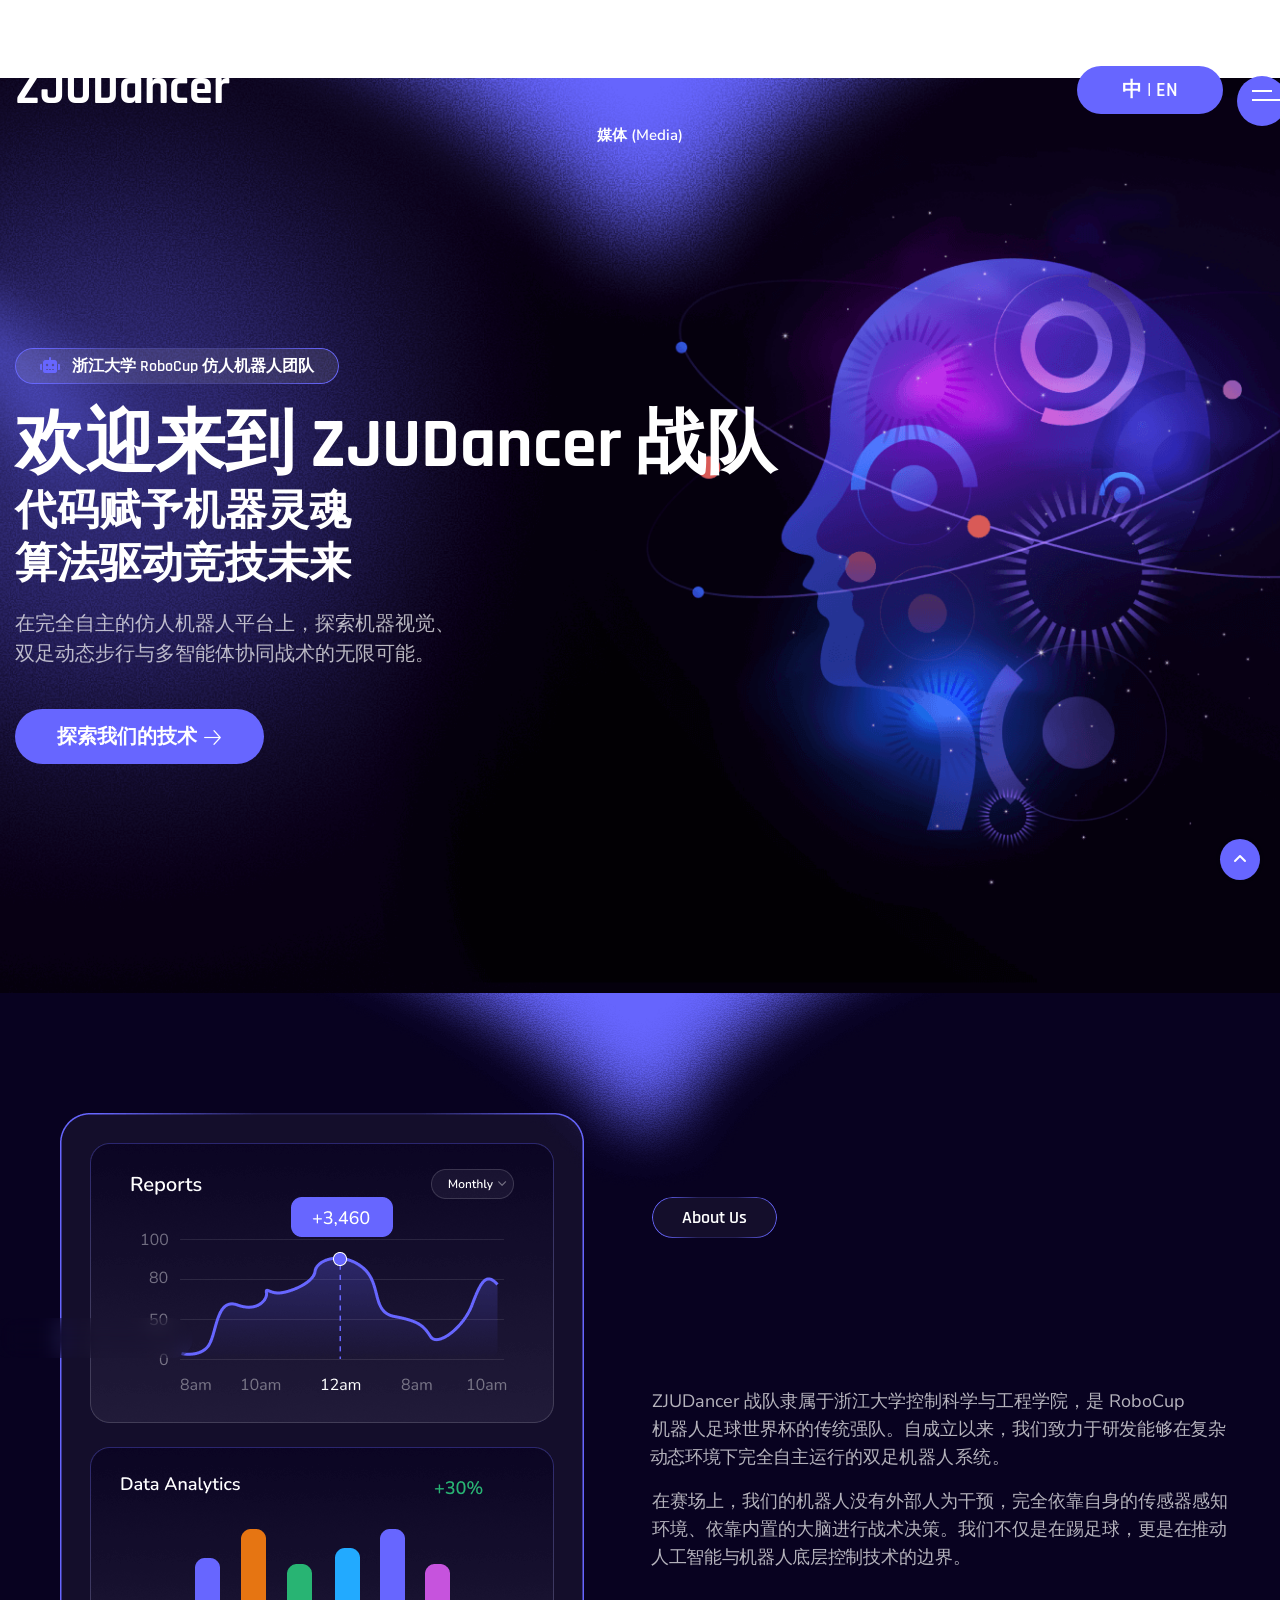
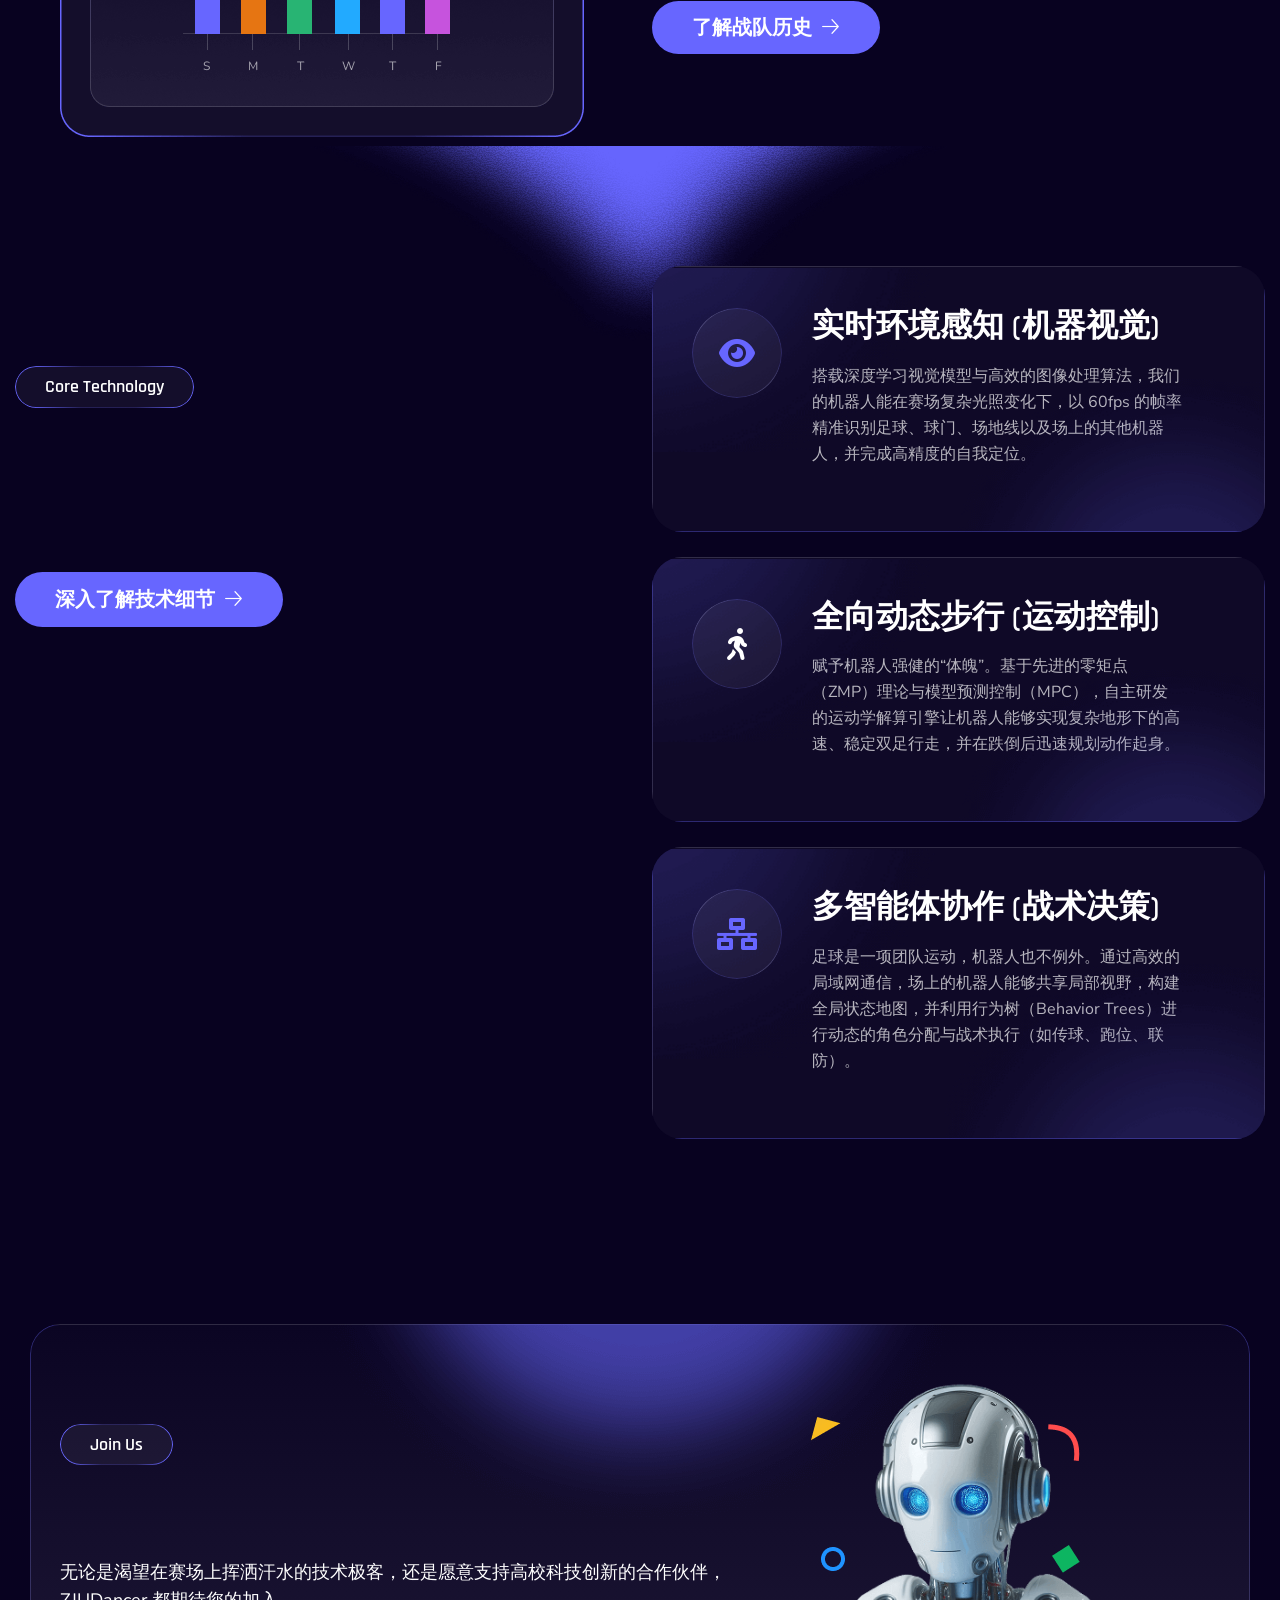
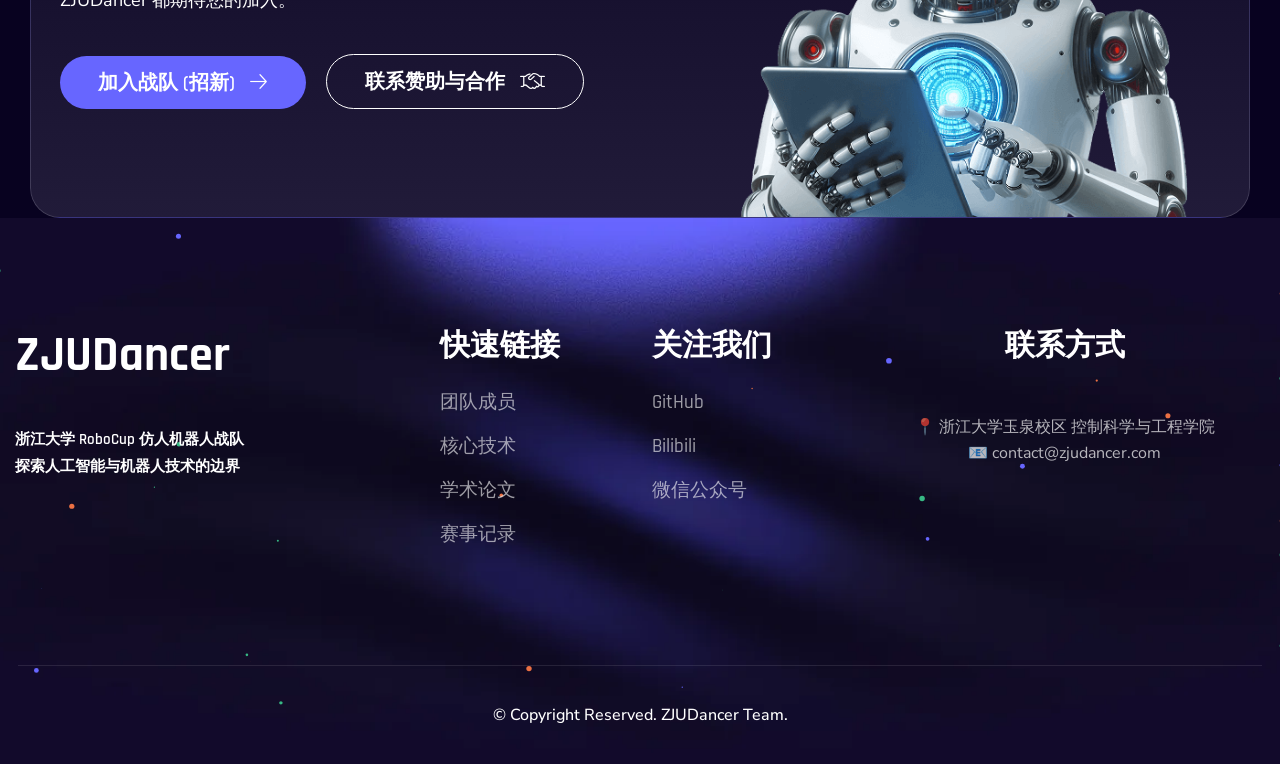
<file: index.html>
<!DOCTYPE html>
<html lang="zh-CN">
<head>
<meta charset="utf-8">
<title>ZJUDancer - 浙江大学 RoboCup 仿人机器人战队</title>
<!-- Stylesheets -->
<link href="css/bootstrap.min.css" rel="stylesheet">
<link href="css/style.css" rel="stylesheet">
<link href="css/responsive.css" rel="stylesheet">
<link rel="shortcut icon" href="images/favicon.png" type="image/x-icon">
<link rel="icon" href="images/favicon.png" type="image/x-icon">
<meta http-equiv="X-UA-Compatible" content="IE=edge">
<meta name="viewport" content="width=device-width, initial-scale=1">
</head>

<body>

<div class="page-wrapper">
	<!-- Preloader -->
    <div class="preloader">
        <div class="loader"></div>
    </div>

	<!-- Start Header Area-->
	<div class="ai-nest-header-area" id="sticky-header" >
		<div class="auto-container">
			<div class="row align-items-center">
				<div class="col-lg-2">
					<div class="header-logo">
						<a class="active_logo" href="index.html"><h2 style="color: white; font-weight: bold; margin: 0;">ZJUDancer</h2></a>
						<a class="logo_two" href="index.html"><h2 style="color: #1a1a1a; font-weight: bold; margin: 0;">ZJUDancer</h2></a>
					</div>
				</div>
				<div class="col-lg-8">
					<div class="header-menu">
						<ul class="nav_scroll">
							<li><a href="index.html">首页 (Home)</a></li>
							<li><a href="team.html">团队 (Team)</a></li>
							<li><a href="history.html">历史 (History)</a></li>
							<li><a href="technology.html">技术 (Technology)</a></li>
							<li><a href="publications.html">论文 (Publications)</a></li>
							<li><a href="event.html">赛事 (Event)</a></li>
							<li><a href="media.html">媒体 (Media)</a></li>
						</ul>				
					</div>
				</div>
				<div class="col-lg-2">
					<div class="header-right-wrapper">
						<div class="header-sidebar">
							<div class="header-btn">
								<a href="#">中 | EN</a>
							</div>
							<div class="header-sidbar-button">
								<button class="menubars" type="button" data-bs-toggle="offcanvas" data-bs-target="#menubar">
								<span></span><span></span><span></span>
                    			</button>
							</div>
						</div>
					</div>
				</div>
			</div>
		</div>
	</div>
	<!-- End Header Area -->

	<!--========= Start Mobile Memu========== -->
	<div class="mobile-menu-area sticky d-sm-block d-md-block d-lg-none">
		<div class="mobile-menu">
			<nav class="header-menu">
				<div class="mobile-logo">
					<a class="logo_img" href="index.html" title="ZJUDancer">
						<h2 style="color: #1a1a1a; font-weight: bold; margin: 0;">ZJUDancer</h2>
					</a>
				</div>
				<ul class="nav_scroll">
                    <li><a href="index.html">首页 (Home)</a></li>
                    <li><a href="team.html">团队 (Team)</a></li>
                    <li><a href="history.html">历史 (History)</a></li>
                    <li><a href="technology.html">技术 (Technology)</a></li>
                    <li><a href="publications.html">论文 (Publications)</a></li>
                    <li><a href="event.html">赛事 (Event)</a></li>
                    <li><a href="media.html">媒体 (Media)</a></li>
				</ul>
			</nav>
		</div>
	</div>
	<!--========= End Mobile Memu========== -->

	<!-- Sidebar area start here -->
    <div class="sidebar-area offcanvas offcanvas-end" id="menubar">
        <div class="offcanvas-header">
            <a href="index.html" class="logo"><h2 style="color: white; font-weight: bold; margin: 0;">ZJUDancer</h2></a>
            <button type="button" class="btn-close" data-bs-dismiss="offcanvas"><i class="fa-regular fa-xmark"></i></button>
        </div>
        <div class="offcanvas-body sidebar__body">
            <div class="mobile-menu overflow-hidden"></div>
            <div class="d-none d-lg-block">
                <h5 class="text-white mb-20">关于我们</h5>
                <p class="sidebar__text">ZJUDancer 战队隶属于浙江大学控制科学与工程学院，致力于研发能够在复杂动态环境下完全自主运行的双足机器人系统，探索机器视觉、双足动态步行与多智能体协同战术的无限可能。</p>
            </div>
            <div class="sidebar__contact-info mt-30">
                <h5 class="text-white mb-20">联系方式</h5>
                <ul>
                    <li><i class="fa-solid fa-location-dot"></i> <a href="#">浙江大学玉泉校区 控制科学与工程学院</a></li>
                    <li><i class="fa-solid fa-paper-plane"></i> <a href="#">contact@zjudancer.com</a></li>
                </ul>
            </div>
            <div class="sidebar__socials mt-4">
                <ul>
                    <li><a href="#"><i class="fa-brands fa-github text-white"></i></a></li>
                    <li><a href="#"><i class="fa-brands fa-weixin text-white"></i></a></li>
                    <li><a href="#"><i class="fa-brands fa-bilibili text-white"></i></a></li>
                </ul>
            </div>
        </div>
    </div>
    <!-- Sidebar area end here -->

	<main>

	<!-- Banner Section one-->
	<div class="banner-section-one" style="background-image: url(images/demo-img/banner-bg1.png);">
		<div class="auto-container">
			<div class="row">
				<div class="col-xxl-12">
					<div class="banner-content-wrap">
						<div class="banner-content">
							<h5 class="split_chars">
								<i class="fa-solid fa-robot" style="color: #6766FF; margin-right: 8px;"></i>
								浙江大学 RoboCup 仿人机器人团队
							</h5>
							<h2 class="split_chars">欢迎来到 ZJUDancer 战队</h2>
							<h2 class="slogan_subtitle">代码赋予机器灵魂</h2>
							<h2 class="slogan_subtitle">算法驱动竞技未来</h2>
							<p class="text-anime-3">在完全自主的仿人机器人平台上，探索机器视觉、<br>双足动态步行与多智能体协同战术的无限可能。</p>
							<a href="#technology">探索我们的技术<i class="fa-light fa-arrow-right"></i></a>
						</div>
					</div>
				</div>
			</div>
		</div>
	</div>
	<!--END Banner Section one -->

	<!--about Section one (战队简介) -->
	<section class="about-section-one" id="about">
		<div class="auto-container">
			<div class="row align-items-center">
				<div class="col-xl-6">
					<div class="about-thumb-wrapper">
						<div class="about-thumb1">
							<!-- 替换为你们的机器人实况图 -->
							<figure class="reveal"><img src="images/demo-img/about-thumb1.png" alt="ZJUDancer 机器人"></figure>
						</div>
						<div class="saas-cusor">
							<span>RoboCup 传统强队</span>
						</div>
					</div>
				</div>	
				<div class="col-xl-6">
					<div class="sec-title">
						<div class="section-sub-title">
							<h5 class="sub-title split_chars">About Us</h5>
						</div>
						<div class="section-title">
							<h1 class="title split-text">完全自主的</h1>
							<h1 class="title split-text">双足机器人系统</h1>
						</div>
						<div class="section-desc">
							<p class="text-anime-3">ZJUDancer 战队隶属于浙江大学控制科学与工程学院，是 RoboCup 机器人足球世界杯的传统强队。自成立以来，我们致力于研发能够在复杂动态环境下完全自主运行的双足机器人系统。
							</p>
                            <p class="text-anime-3 mt-3">在赛场上，我们的机器人没有外部人为干预，完全依靠自身的传感器感知环境、依靠内置的大脑进行战术决策。我们不仅是在踢足球，更是在推动人工智能与机器人底层控制技术的边界。</p>
						</div>
					</div>
					<div class="about-btn">
						<a href="history.html">了解战队历史<i class="fa-light fa-arrow-right"></i></a>
					</div>
				</div>
			</div>
		</div>
		<div class="about-effient11 fade-in">
			<img src="images/demo-img/about-effient11.png" alt="about effient">
		</div>
	</section>
	<!--End about Section one -->

	<!--service Section one (核心技术概览) -->
	<section class="service-section-one" id="technology">
		<div class="auto-container">
			<div class="row">	
				<div class="col-xl-6 col-lg-6">
					<div class="service-wrapper" id="sticky-box">
						<div class="sec-title">
							<div class="section-sub-title">
								<h5 class="sub-title split_chars">Core Technology</h5>
							</div>
							<div class="section-title">
								<h1 class="title split-text">高度集成的软硬件系统</h1>
								<h1 class="title split-text">全栈自研的核心架构</h1>
							</div>
						</div>
						<div class="service-btn">
							<a href="technology.html">深入了解技术细节<i class="fa-light fa-arrow-right"></i></a>
						</div>
					</div>
				</div>
				<div class="col-xl-6 col-lg-6">
					<div class="row" id="scroll-container">
						<div class="col-xl-12">
							<div class="single-service-box">
								<div class="service-inner">
									<div class="service-icon">
										<i class="fa-solid fa-eye fa-2x" style="color: #6766FF;"></i>
									</div>
									<div class="service-content">
										<h3>实时环境感知 (机器视觉)</h3>
										<p>搭载深度学习视觉模型与高效的图像处理算法，我们的机器人能在赛场复杂光照变化下，以 60fps 的帧率精准识别足球、球门、场地线以及场上的其他机器人，并完成高精度的自我定位。</p>
									</div>
								</div>
							</div>
							<div class="single-service-box">
								<div class="service-inner">
									<div class="service-icon-active">
										<i class="fa-solid fa-person-walking fa-2x" style="color: #fff;"></i>
									</div>
									<div class="service-content">
										<h3>全向动态步行 (运动控制)</h3>
										<p>赋予机器人强健的“体魄”。基于先进的零矩点（ZMP）理论与模型预测控制（MPC），自主研发的运动学解算引擎让机器人能够实现复杂地形下的高速、稳定双足行走，并在跌倒后迅速规划动作起身。</p>
									</div>
								</div>
							</div>
							<div class="single-service-box">
								<div class="service-inner">
									<div class="service-icon">
										<i class="fa-solid fa-network-wired fa-2x" style="color: #6766FF;"></i>
									</div>
									<div class="service-content">
										<h3>多智能体协作 (战术决策)</h3>
										<p>足球是一项团队运动，机器人也不例外。通过高效的局域网通信，场上的机器人能够共享局部视野，构建全局状态地图，并利用行为树（Behavior Trees）进行动态的角色分配与战术执行（如传球、跑位、联防）。</p>
									</div>
								</div>
							</div>
						</div>
					</div>
				</div>
			</div>
		</div>
		<div class="service-effient">
			<img src="images/demo-img/about-effient11.png" alt="service effient">
		</div>
	</section>
	<!--service Section one -->

	<!--call to action Section two (加入我们) -->
	<section class="call-to-action-two">
		<div class="call-container" >
			<div class="row call-to-wrapper">
				<div class="col-xl-7">
					<div class="call-to-content">
						<div class="sec-title">
							<div class="section-sub-title">
								<h5 class="sub-title split_chars">Join Us</h5>
							</div>
							<div class="section-title">
								<h1 class="title split-text">与我们一起创造历史</h1>
							</div>
                            <p class="text-white mt-3" style="font-size: 18px;">无论是渴望在赛场上挥洒汗水的技术极客，还是愿意支持高校科技创新的合作伙伴，ZJUDancer 都期待您的加入。</p>
						</div>
						<div class="call-to-btn mt-4">
							<a href="#" class="me-3">加入战队 (招新) <i class="fa-light fa-arrow-right"></i></a>
                            <a href="#" style="background: transparent; border: 1px solid white;">联系赞助与合作 <i class="fa-light fa-handshake"></i></a>
						</div>
					</div>
				</div>
				<div class="col-xl-5">
					<div class="call-thumb-wrapper">
						<div class="call-thumb">
							<figure class="reveal"><img src="images/demo-img/call-thumb42.png" alt="call thumb"></figure>
						</div>
						<div class="call-shape1"><img src="images/demo-img/choose-shape1.png" alt="shape1"></div>
						<div class="call-shape2"><img src="images/demo-img/choose-shape2.png" alt="shape1"></div>
						<div class="call-shape3"><img src="images/demo-img/choose-shape3.png" alt="shape1"></div>
						<div class="call-shape4"><img src="images/demo-img/choose-shape4.png" alt="shape1"></div>
					</div>
				</div>
			</div>	
			<div class="call-to-effient fade-in">
				<img src="images/demo-img/call-top-effiect41.png" alt="top effiect">
			</div>
		</div>
	</section>
	<!--call to action Section two -->

	</main>

	<!-- Main Footer -->
	<footer class="main-footer-one" style="background-image: url(images/demo-img/footer-bg.png);">
		<div class="auto-container">
			<div class="row">
				<!--Footer Column-->
				<div class="col-xl-4 col-lg-4 col-md-6">
					<div class="footer-widget-content social">
						<div class="logo"><a href="index.html"><h2 style="color: white; font-weight: bold;">ZJUDancer</h2></a></div>
						<div class="footer-desc">浙江大学 RoboCup 仿人机器人战队<br>探索人工智能与机器人技术的边界</div>
					</div>
				</div>

				<!--Footer Column-->
				<div class="col-xl-2 col-lg-2 col-md-6">
					<div class="footer-widget-content">
						<h3 class="footer-title">快速链接</h3>
						<ul class="footer-menu">
							<li><a href="team.html">团队成员</a></li>
							<li><a href="technology.html">核心技术</a></li>
							<li><a href="publications.html">学术论文</a></li>
							<li><a href="event.html">赛事记录</a></li>
						</ul>
					</div>
				</div>

				<!--Footer Column-->
				<div class="col-xl-2 col-lg-2 col-md-6">
					<div class="footer-widget-content">
						<h3 class="footer-title">关注我们</h3>
						<ul class="footer-menu">
							<li><a href="#">GitHub</a></li>
							<li><a href="#">Bilibili</a></li>
							<li><a href="#">微信公众号</a></li>
						</ul>
					</div>
				</div>

				<!--Footer Column-->
				<div class="col-xl-4 col-lg-4 col-md-6">
					<div class="footer-widget-content contact">
						<h3 class="footer-title">联系方式</h3>
						<div class="footer-content">
							<div class="newsletter" style="font-size: 16px;">
                                📍 浙江大学玉泉校区 控制科学与工程学院<br>
                                📧 contact@zjudancer.com
                            </div>
						</div>
					</div>
				</div>
			</div>
			<!--Footer Bottom-->
			<div class="footer-bottom">
				<div class="auto-container">
					<div class="row">
						<div class="copyright-text">&copy; Copyright Reserved. ZJUDancer Team.</div>
					</div>
				</div>
			</div>
		</div>
		<div id="js-particles-footer"></div>
	</footer>
	<!--End Main Footer -->

<!-- Scroll To Top -->
<div class="scroll-to-top scroll-to-target" data-target="html" style="display: block;"><span class="fa fa-angle-up"></span></div>

<script src="js/jquery.js"></script> 
<script src="js/bootstrap.min.js"></script>
<script src="js/magnific.js"></script>
<script src="js/wow.js"></script>
<script src="js/appear.js"></script>
<script src="js/swiper.min.js"></script>
<script src="js/jquery.counterup.min.js"></script>
<script src="js/waypoints.min.js"></script>
<script src="js/jquery.meanmenu.js"></script>
<script src="js/particles.js"></script>
<script src="js/nice-select.js"></script>
<script src="js/gsap.min.js"></script>
<script src="js/ScrollTrigger.min.js"></script>
<script src="js/ScrollToPlugin.min.js"></script>
<script src="js/SplitText.js"></script>
<script src="js/main.js"></script>

</div>
</body>
</html>
</file>
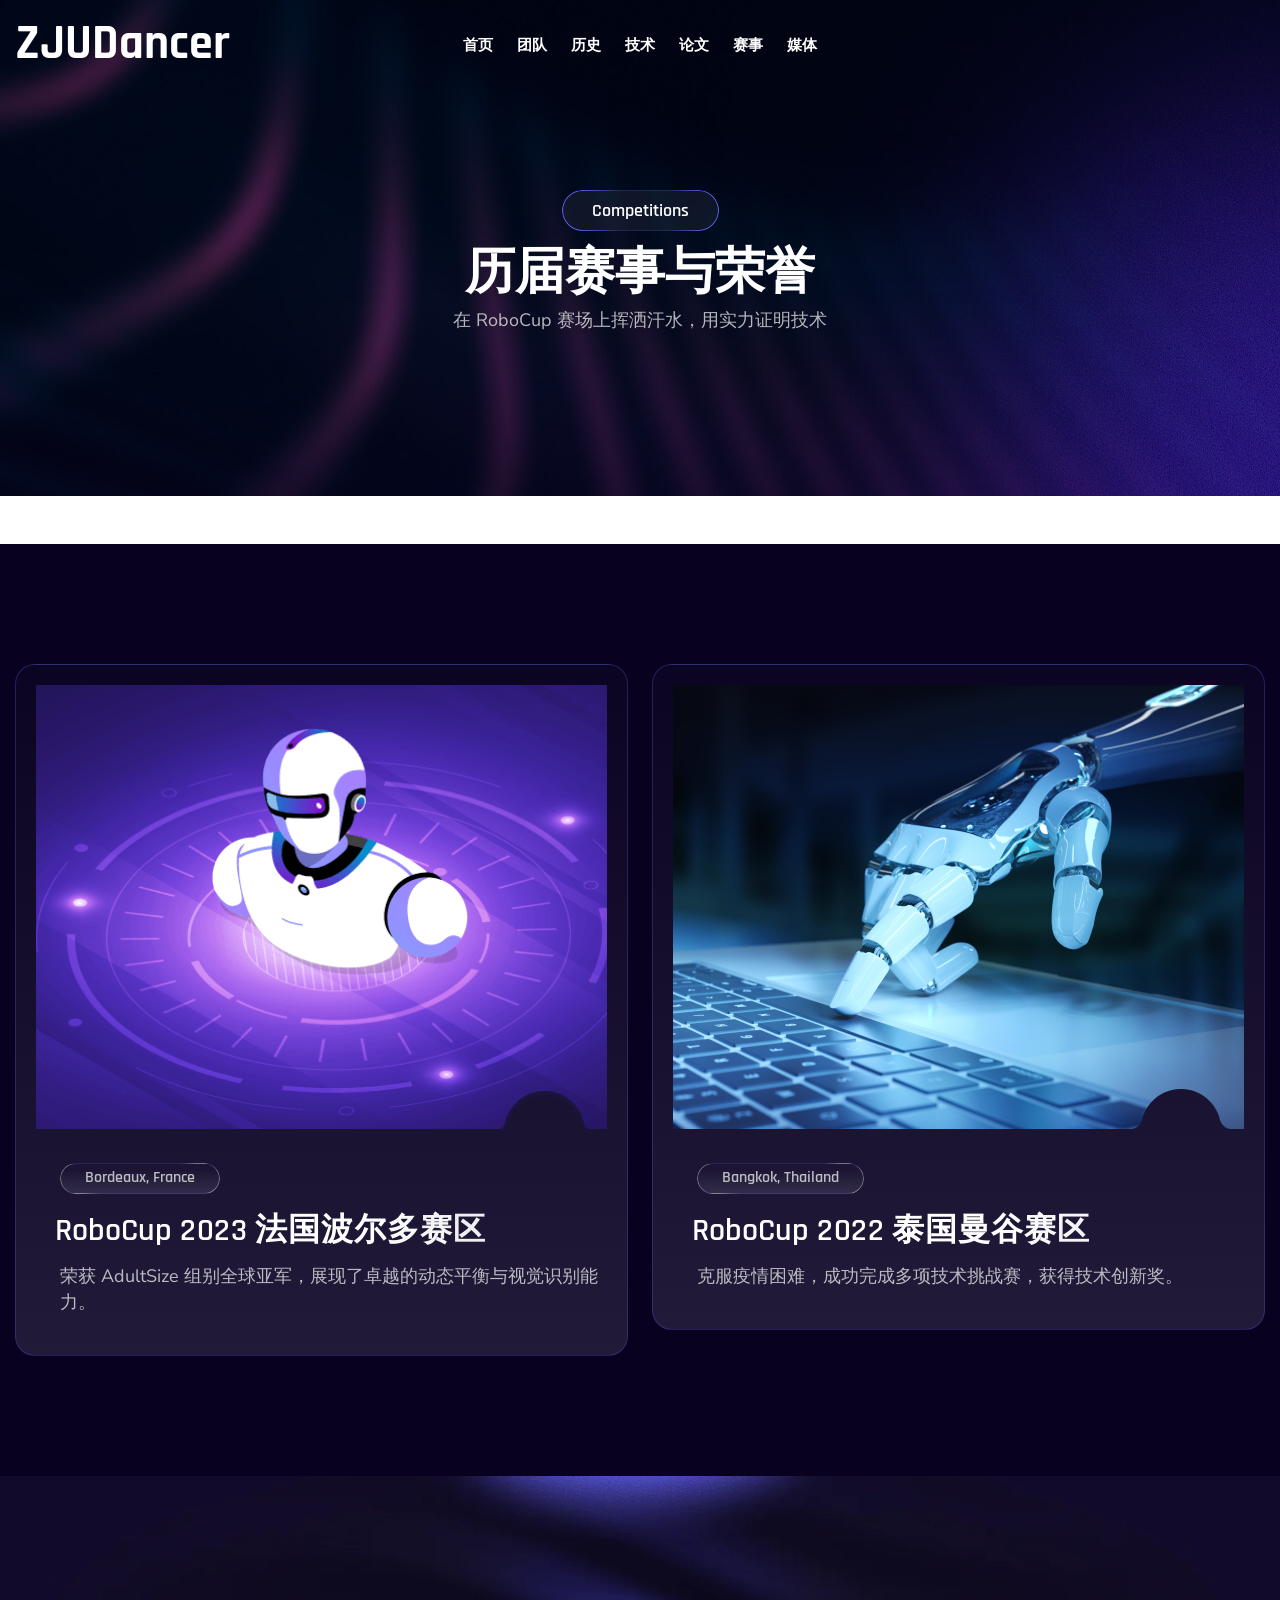
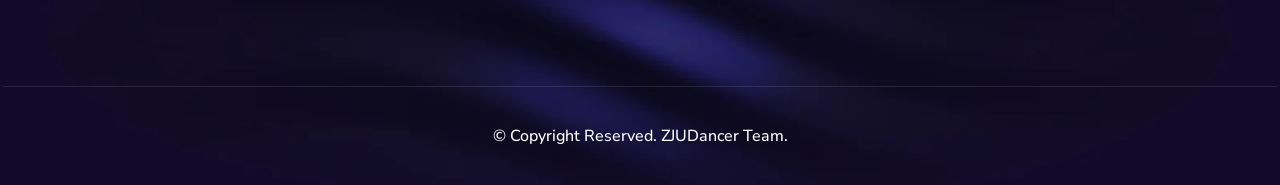
<file: event.html>
<!DOCTYPE html>
<html lang="zh-CN">
<head>
<meta charset="utf-8">
<title>赛事记录 - ZJUDancer</title>
<link href="css/bootstrap.min.css" rel="stylesheet">
<link href="css/style.css" rel="stylesheet">
<link href="css/responsive.css" rel="stylesheet">
<link rel="shortcut icon" href="images/favicon.png" type="image/x-icon">
</head>
<body>
<div class="page-wrapper">
    <div class="preloader"><div class="loader"></div></div>

	<!-- Header Area (同上) -->
    <div class="ai-nest-header-area" id="sticky-header" >
		<div class="auto-container">
			<div class="row align-items-center">
				<div class="col-lg-2">
					<div class="header-logo">
						<a class="active_logo" href="index.html"><h2 style="color: white; font-weight: bold; margin: 0;">ZJUDancer</h2></a>
					</div>
				</div>
				<div class="col-lg-8">
					<div class="header-menu">
						<ul class="nav_scroll">
							<li><a href="index.html">首页</a></li>
							<li><a href="team.html">团队</a></li>
							<li><a href="history.html">历史</a></li>
							<li><a href="technology.html">技术</a></li>
							<li><a href="publications.html">论文</a></li>
							<li><a href="event.html">赛事</a></li>
							<li><a href="media.html">媒体</a></li>
						</ul>				
					</div>
				</div>
			</div>
		</div>
	</div>

	<main>
	<!-- Event Page Title -->
	<section class="about-page-title" style="background-image: url(images/inner-img/about-page-bg.jpg);">
		<div class="auto-container">
			<div class="row">
				<div class="title-content">
					<h5 class="page-sub-title split_chars">Competitions</h5>
					<h1 class="page-title split-text">历届赛事与荣誉</h1>
					<p class="page-desc title-anim">在 RoboCup 赛场上挥洒汗水，用实力证明技术</p>
				</div>
			</div>
		</div>
	</section>

	<!-- Portfolio Section for Events -->
	<div class="portfolio-section-one inner mt-5">
		<div class="auto-container">
			<div class="row">
				<!-- Event 1 -->
				<div class="col-xl-6 col-lg-6 col-md-6">
					<div class="single-portfolio-box">
						<div class="portfolio-box">
							<div class="portfolio-thumb">
								<figure class="reveal"><img src="images/demo-img/protfolio-thumb1.png" alt="RoboCup 2023"></figure>
							</div>
							<div class="portfolio-content">
								<div class="sub-title"><h6>Bordeaux, France</h6></div>
								<div class="title"><h4 class="text-anime-3"><a href="#">RoboCup 2023 法国波尔多赛区</a></h4></div>
								<div class="description"><p>荣获 AdultSize 组别全球亚军，展现了卓越的动态平衡与视觉识别能力。</p></div>
							</div>
						</div>
					</div>
				</div>
				<!-- Event 2 -->
				<div class="col-xl-6 col-lg-6 col-md-6">
					<div class="single-portfolio-box">
						<div class="portfolio-box">
							<div class="portfolio-thumb">
								<figure class="reveal"><img src="images/demo-img/protfolio-thumb2.png" alt="RoboCup 2022"></figure>
							</div>
							<div class="portfolio-content">
								<div class="sub-title"><h6>Bangkok, Thailand</h6></div>
								<div class="title"><h4 class="text-anime-3"><a href="#">RoboCup 2022 泰国曼谷赛区</a></h4></div>
								<div class="description"><p>克服疫情困难，成功完成多项技术挑战赛，获得技术创新奖。</p></div>
							</div>
						</div>
					</div>
				</div>
			</div>
		</div>
    </div>
	</main>

	<!-- Footer (同上) -->
	<footer class="main-footer-one four" style="background-image: url(images/demo-img/footer-bg.png);">
		<div class="auto-container">
			<div class="footer-bottom">
				<div class="row"><div class="copyright-text">&copy; Copyright Reserved. ZJUDancer Team.</div></div>
			</div>
		</div>
	</footer>

<script src="js/jquery.js"></script> 
<script src="js/bootstrap.min.js"></script>
<script src="js/magnific.js"></script>
<script src="js/wow.js"></script>
<script src="js/appear.js"></script>
<script src="js/swiper.min.js"></script>
<script src="js/jquery.counterup.min.js"></script>
<script src="js/waypoints.min.js"></script>
<script src="js/jquery.meanmenu.js"></script>
<script src="js/particles.js"></script>
<script src="js/nice-select.js"></script>
<script src="js/gsap.min.js"></script>
<script src="js/ScrollTrigger.min.js"></script>
<script src="js/ScrollToPlugin.min.js"></script>
<script src="js/SplitText.js"></script>
<script src="js/main.js"></script>
</div>
</body>
</html>
</file>
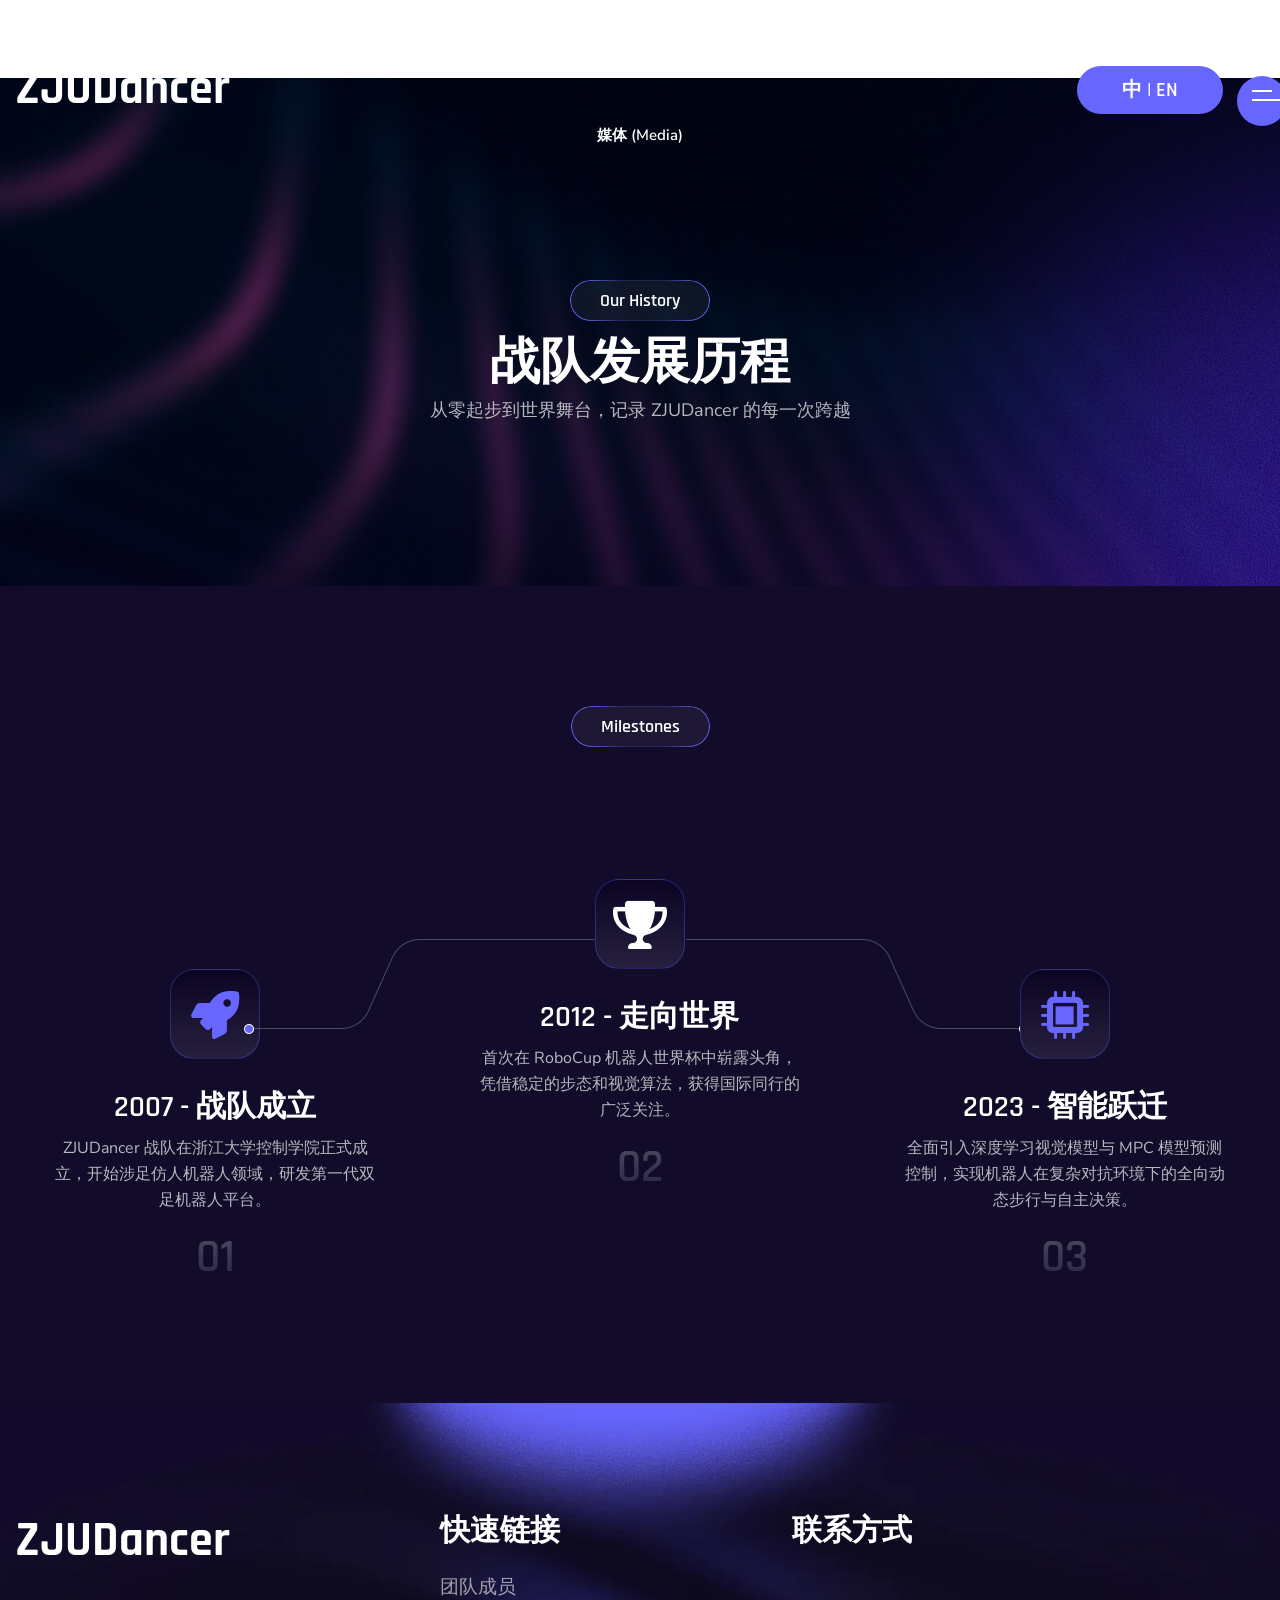
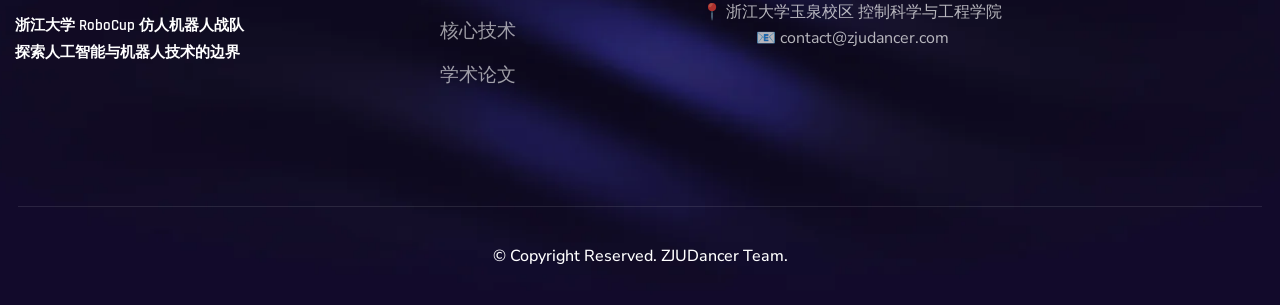
<file: history.html>
<!DOCTYPE html>
<html lang="zh-CN">
<head>
<meta charset="utf-8">
<title>战队历史 - ZJUDancer</title>
<link href="css/bootstrap.min.css" rel="stylesheet">
<link href="css/style.css" rel="stylesheet">
<link href="css/responsive.css" rel="stylesheet">
<link rel="shortcut icon" href="images/favicon.png" type="image/x-icon">
<link rel="icon" href="images/favicon.png" type="image/x-icon">
<meta http-equiv="X-UA-Compatible" content="IE=edge">
<meta name="viewport" content="width=device-width, initial-scale=1">
</head>
<body>
<div class="page-wrapper">
    <div class="preloader"><div class="loader"></div></div>

	<!-- Header Area -->
	<div class="ai-nest-header-area" id="sticky-header" >
		<div class="auto-container">
			<div class="row align-items-center">
				<div class="col-lg-2">
					<div class="header-logo">
						<a class="active_logo" href="index.html"><h2 style="color: white; font-weight: bold; margin: 0;">ZJUDancer</h2></a>
						<a class="logo_two" href="index.html"><h2 style="color: #1a1a1a; font-weight: bold; margin: 0;">ZJUDancer</h2></a>
					</div>
				</div>
				<div class="col-lg-8">
					<div class="header-menu">
						<ul class="nav_scroll">
							<li><a href="index.html">首页 (Home)</a></li>
							<li><a href="team.html">团队 (Team)</a></li>
							<li><a href="history.html">历史 (History)</a></li>
							<li><a href="technology.html">技术 (Technology)</a></li>
							<li><a href="publications.html">论文 (Publications)</a></li>
							<li><a href="event.html">赛事 (Event)</a></li>
							<li><a href="media.html">媒体 (Media)</a></li>
						</ul>				
					</div>
				</div>
				<div class="col-lg-2">
					<div class="header-right-wrapper">
						<div class="header-sidebar">
							<div class="header-btn"><a href="#">中 | EN</a></div>
							<div class="header-sidbar-button">
								<button class="menubars" type="button" data-bs-toggle="offcanvas" data-bs-target="#menubar">
								<span></span><span></span><span></span>
                    			</button>
							</div>
						</div>
					</div>
				</div>
			</div>
		</div>
	</div>

	<!-- Mobile Menu -->
	<div class="mobile-menu-area sticky d-sm-block d-md-block d-lg-none">
		<div class="mobile-menu">
			<nav class="header-menu">
				<div class="mobile-logo">
					<a class="logo_img" href="index.html" title="ZJUDancer"><h2 style="color: #1a1a1a; font-weight: bold; margin: 0;">ZJUDancer</h2></a>
				</div>
				<ul class="nav_scroll">
                    <li><a href="index.html">首页 (Home)</a></li>
                    <li><a href="team.html">团队 (Team)</a></li>
                    <li><a href="history.html">历史 (History)</a></li>
                    <li><a href="technology.html">技术 (Technology)</a></li>
                    <li><a href="publications.html">论文 (Publications)</a></li>
                    <li><a href="event.html">赛事 (Event)</a></li>
                    <li><a href="media.html">媒体 (Media)</a></li>
				</ul>
			</nav>
		</div>
	</div>

	<!-- Sidebar -->
    <div class="sidebar-area offcanvas offcanvas-end" id="menubar">
        <div class="offcanvas-header">
            <a href="index.html" class="logo"><h2 style="color: white; font-weight: bold; margin: 0;">ZJUDancer</h2></a>
            <button type="button" class="btn-close" data-bs-dismiss="offcanvas"><i class="fa-regular fa-xmark"></i></button>
        </div>
        <div class="offcanvas-body sidebar__body">
            <div class="mobile-menu overflow-hidden"></div>
            <div class="d-none d-lg-block">
                <h5 class="text-white mb-20">关于我们</h5>
                <p class="sidebar__text">ZJUDancer 战队隶属于浙江大学控制科学与工程学院，致力于研发能够在复杂动态环境下完全自主运行的双足机器人系统。</p>
            </div>
            <div class="sidebar__contact-info mt-30">
                <h5 class="text-white mb-20">联系方式</h5>
                <ul>
                    <li><i class="fa-solid fa-location-dot"></i> <a href="#">浙江大学玉泉校区 控制科学与工程学院</a></li>
                    <li><i class="fa-solid fa-paper-plane"></i> <a href="#">contact@zjudancer.com</a></li>
                </ul>
            </div>
        </div>
    </div>

	<main>
	<!-- Page Title -->
	<section class="about-page-title" style="background-image: url(images/inner-img/about-page-bg.jpg);">
		<div class="auto-container">
			<div class="row">
				<div class="title-content">
					<h5 class="page-sub-title split_chars">Our History</h5>
					<h1 class="page-title split-text">战队发展历程</h1>
					<p class="page-desc title-anim">从零起步到世界舞台，记录 ZJUDancer 的每一次跨越</p>
				</div>
			</div>
		</div>
	</section>

	<!-- Timeline Section (Using Process Section) -->
	<section class="process-section-one inner">
		<div class="auto-container">
			<div class="row">
				<div class="col-xl-12">
					<div class="sec-title text-center">
						<div class="section-sub-title"><h5 class="sub-title split_chars">Milestones</h5></div>
						<div class="section-title">
							<h1 class="title split-text">不断突破的技术边界</h1>
						</div>
					</div>
				</div>
			</div>
			<div class="row">
				<div class="col-xl-4 col-lg-6 col-md-6">
					<div class="single-process-box">
						<div class="process-icon"><i class="fa-solid fa-rocket fa-3x" style="color: #6766FF;"></i></div>
						<div class="process-content">
							<h3>2007 - 战队成立</h3>
							<p>ZJUDancer 战队在浙江大学控制学院正式成立，开始涉足仿人机器人领域，研发第一代双足机器人平台。</p>
						</div>
						<div class="process-number"><span>01</span></div>
					</div>
				</div>
				<div class="col-xl-4 col-lg-6 col-md-6">
					<div class="single-process-box active">
						<div class="process-icon"><i class="fa-solid fa-trophy fa-3x" style="color: #fff;"></i></div>
						<div class="process-content">
							<h3>2012 - 走向世界</h3>
							<p>首次在 RoboCup 机器人世界杯中崭露头角，凭借稳定的步态和视觉算法，获得国际同行的广泛关注。</p>
						</div>
						<div class="process-number"><span>02</span></div>
					</div>
				</div>	
				<div class="col-xl-4 col-lg-6 col-md-6">
					<div class="single-process-box">
						<div class="process-icon"><i class="fa-solid fa-microchip fa-3x" style="color: #6766FF;"></i></div>
						<div class="process-content">
							<h3>2023 - 智能跃迁</h3>
							<p>全面引入深度学习视觉模型与 MPC 模型预测控制，实现机器人在复杂对抗环境下的全向动态步行与自主决策。</p>
						</div>
						<div class="process-number"><span>03</span></div>
					</div>
				</div>
			</div>
		</div>
	</section>
	</main>

	<!-- Footer -->
	<footer class="main-footer-one four" style="background-image: url(images/demo-img/footer-bg.png);">
		<div class="auto-container">
			<div class="row">
				<div class="col-xl-4 col-lg-4 col-md-6">
					<div class="footer-widget-content social">
						<div class="logo"><a href="index.html"><h2 style="color: white; font-weight: bold;">ZJUDancer</h2></a></div>
						<div class="footer-desc">浙江大学 RoboCup 仿人机器人战队<br>探索人工智能与机器人技术的边界</div>
					</div>
				</div>
				<div class="col-xl-2 col-lg-2 col-md-6">
					<div class="footer-widget-content">
						<h3 class="footer-title">快速链接</h3>
						<ul class="footer-menu">
							<li><a href="team.html">团队成员</a></li>
							<li><a href="technology.html">核心技术</a></li>
							<li><a href="publications.html">学术论文</a></li>
						</ul>
					</div>
				</div>
				<div class="col-xl-4 col-lg-4 col-md-6">
					<div class="footer-widget-content contact">
						<h3 class="footer-title">联系方式</h3>
						<div class="footer-content">
							<div class="newsletter" style="font-size: 16px;">📍 浙江大学玉泉校区 控制科学与工程学院<br>📧 contact@zjudancer.com</div>
						</div>
					</div>
				</div>
			</div>
			<div class="footer-bottom">
				<div class="auto-container">
					<div class="row"><div class="copyright-text">&copy; Copyright Reserved. ZJUDancer Team.</div></div>
				</div>
			</div>
		</div>
	</footer>

<div class="scroll-to-top scroll-to-target" data-target="html"><span class="fa fa-angle-up"></span></div>
<script src="js/jquery.js"></script> 
<script src="js/bootstrap.min.js"></script>
<script src="js/magnific.js"></script>
<script src="js/wow.js"></script>
<script src="js/appear.js"></script>
<script src="js/swiper.min.js"></script>
<script src="js/jquery.counterup.min.js"></script>
<script src="js/waypoints.min.js"></script>
<script src="js/jquery.meanmenu.js"></script>
<script src="js/particles.js"></script>
<script src="js/nice-select.js"></script>
<script src="js/gsap.min.js"></script>
<script src="js/ScrollTrigger.min.js"></script>
<script src="js/ScrollToPlugin.min.js"></script>
<script src="js/SplitText.js"></script>
<script src="js/main.js"></script>
</div>
</body>
</html>
</file>
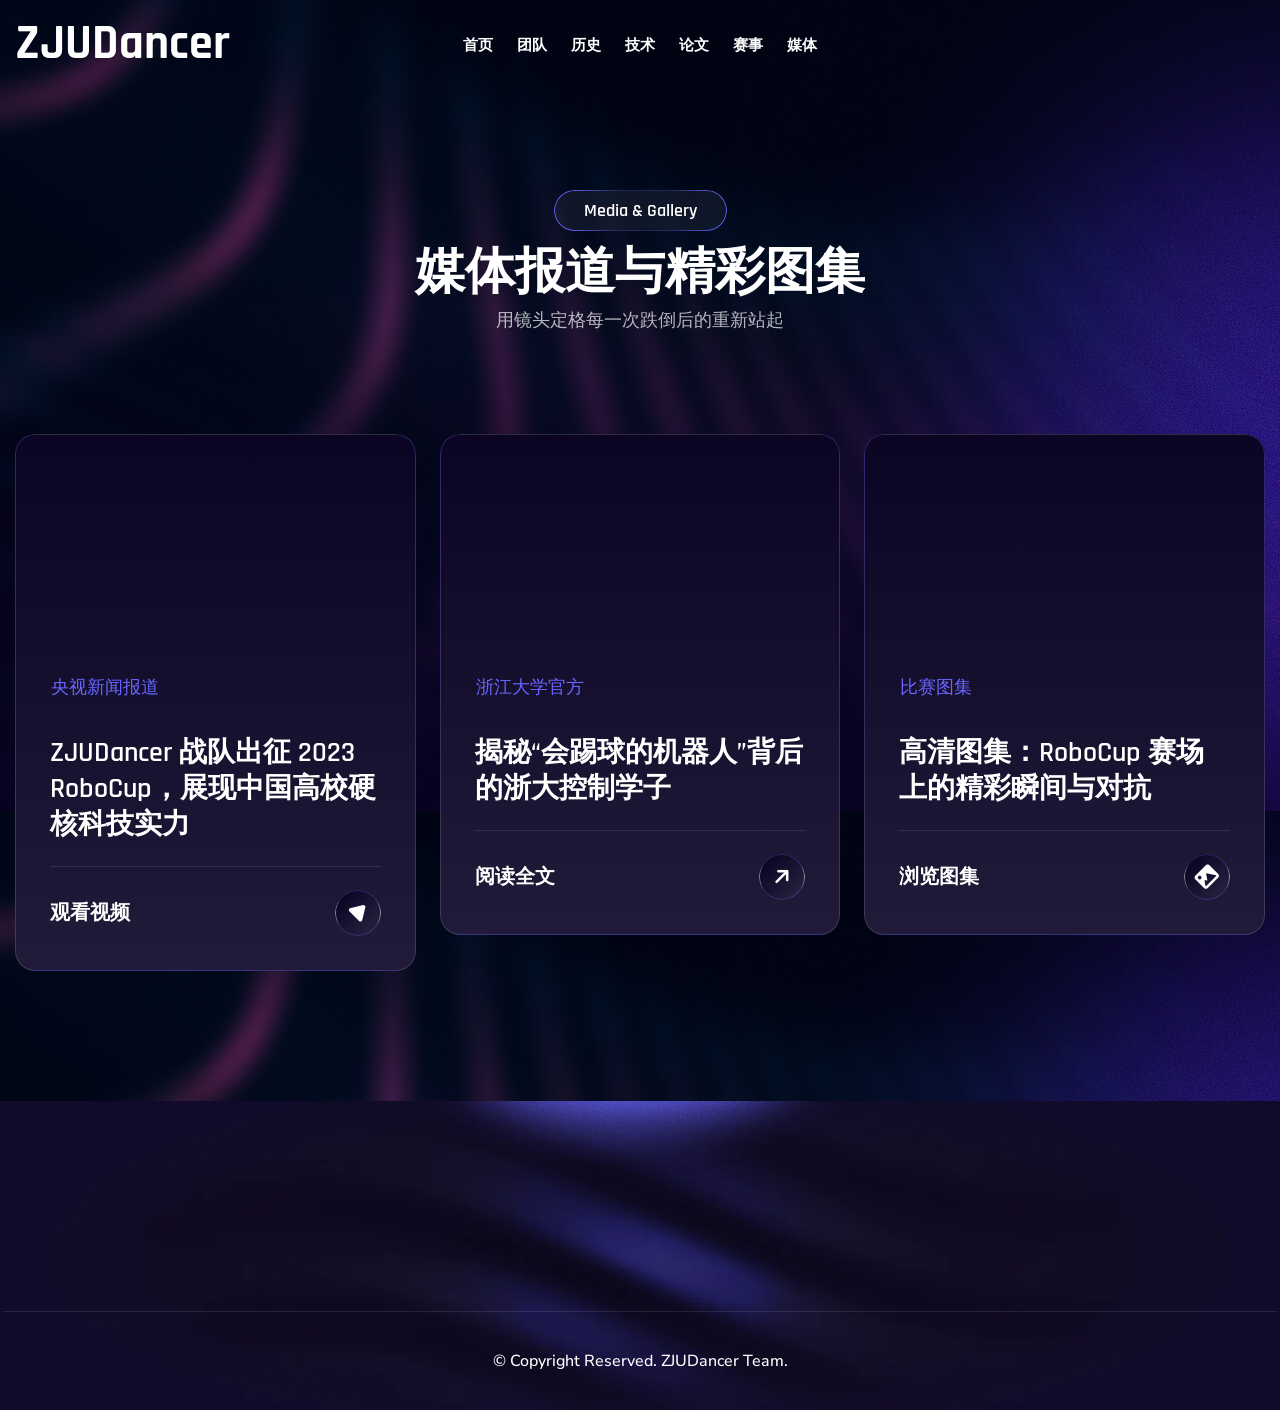
<file: media.html>
<!DOCTYPE html>
<html lang="zh-CN">
<head>
<meta charset="utf-8">
<title>媒体与图集 - ZJUDancer</title>
<link href="css/bootstrap.min.css" rel="stylesheet">
<link href="css/style.css" rel="stylesheet">
<link href="css/responsive.css" rel="stylesheet">
<link rel="shortcut icon" href="images/favicon.png" type="image/x-icon">
</head>
<body>
<div class="page-wrapper">
    <div class="preloader"><div class="loader"></div></div>

	<!-- Header Area (同上) -->
    <div class="ai-nest-header-area" id="sticky-header" >
		<div class="auto-container">
			<div class="row align-items-center">
				<div class="col-lg-2">
					<div class="header-logo">
						<a class="active_logo" href="index.html"><h2 style="color: white; font-weight: bold; margin: 0;">ZJUDancer</h2></a>
					</div>
				</div>
				<div class="col-lg-8">
					<div class="header-menu">
						<ul class="nav_scroll">
							<li><a href="index.html">首页</a></li>
							<li><a href="team.html">团队</a></li>
							<li><a href="history.html">历史</a></li>
							<li><a href="technology.html">技术</a></li>
							<li><a href="publications.html">论文</a></li>
							<li><a href="event.html">赛事</a></li>
							<li><a href="media.html">媒体</a></li>
						</ul>				
					</div>
				</div>
			</div>
		</div>
	</div>

	<main>
	<!-- Media Page Title -->
	<section class="blog-page-title" style="background-image: url(images/inner-img/about-page-bg.jpg);">
		<div class="auto-container">
			<div class="row">
				<div class="title-content">
					<h5 class="page-sub-title split_chars">Media & Gallery</h5>
					<h1 class="page-title split-text">媒体报道与精彩图集</h1>
					<p class="page-desc title-anim">用镜头定格每一次跌倒后的重新站起</p>
				</div>
			</div>
			
            <!-- Media News Grid -->
			<div class="row mt-5">
				<div class="col-xl-4 col-lg-6 col-md-6">
					<div class="single-blog-box">
						<div class="blog-thumb">
							<img src="images/demo-img/blog-thumb1.png" alt="News">
							<div class="blog-meta"><a href="#">央视新闻报道</a></div>
						</div>
						<div class="blog-content">
							<h3 class="blog-title"><a href="#">ZJUDancer 战队出征 2023 RoboCup，展现中国高校硬核科技实力</a></h3>
							<div class="blog-btn"><a href="#">观看视频 <span><i class="fa-solid fa-play"></i></span></a></div>
						</div>
					</div>
				</div>
				<div class="col-xl-4 col-lg-6 col-md-6">
					<div class="single-blog-box">
						<div class="blog-thumb">
							<img src="images/demo-img/blog-thumb2.png" alt="News">
							<div class="blog-meta"><a href="#">浙江大学官方</a></div>
						</div>
						<div class="blog-content">
							<h3 class="blog-title"><a href="#">揭秘“会踢球的机器人”背后的浙大控制学子</a></h3>
							<div class="blog-btn"><a href="#">阅读全文 <span><i class="fa-solid fa-arrow-right"></i></span></a></div>
						</div>
					</div>
				</div>
				<div class="col-xl-4 col-lg-6 col-md-6">
					<div class="single-blog-box">
						<div class="blog-thumb">
							<img src="images/demo-img/blog-thumb3.png" alt="Gallery">
							<div class="blog-meta"><a href="#">比赛图集</a></div>
						</div>
						<div class="blog-content">
							<h3 class="blog-title"><a href="#">高清图集：RoboCup 赛场上的精彩瞬间与对抗</a></h3>
							<div class="blog-btn"><a href="#">浏览图集 <span><i class="fa-solid fa-image"></i></span></a></div>
						</div>
					</div>
				</div>
			</div>
		</div>
	</section>
	</main>

	<!-- Footer (同上) -->
	<footer class="main-footer-one four" style="background-image: url(images/demo-img/footer-bg.png);">
		<div class="auto-container">
			<div class="footer-bottom">
				<div class="row"><div class="copyright-text">&copy; Copyright Reserved. ZJUDancer Team.</div></div>
			</div>
		</div>
	</footer>

<script src="js/jquery.js"></script> 
<script src="js/bootstrap.min.js"></script>
<script src="js/magnific.js"></script>
<script src="js/wow.js"></script>
<script src="js/appear.js"></script>
<script src="js/swiper.min.js"></script>
<script src="js/jquery.counterup.min.js"></script>
<script src="js/waypoints.min.js"></script>
<script src="js/jquery.meanmenu.js"></script>
<script src="js/particles.js"></script>
<script src="js/nice-select.js"></script>
<script src="js/gsap.min.js"></script>
<script src="js/ScrollTrigger.min.js"></script>
<script src="js/ScrollToPlugin.min.js"></script>
<script src="js/SplitText.js"></script>
<script src="js/main.js"></script>
</div>
</body>
</html>
</file>
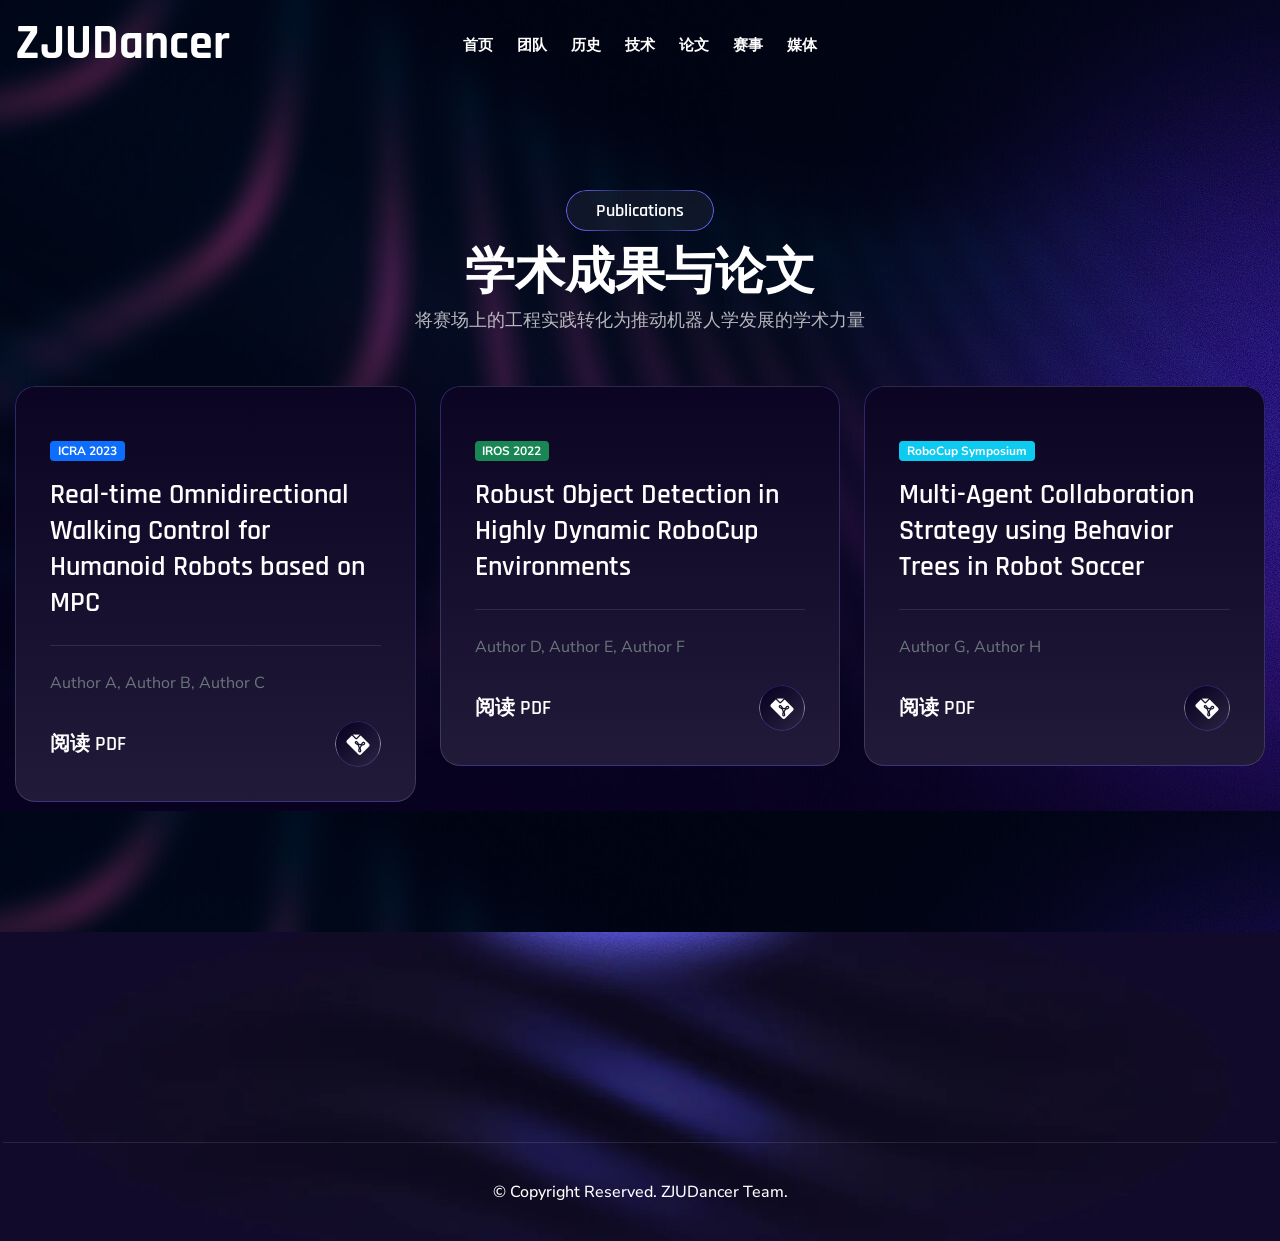
<file: publications.html>
<!DOCTYPE html>
<html lang="zh-CN">
<head>
<meta charset="utf-8">
<title>学术论文 - ZJUDancer</title>
<link href="css/bootstrap.min.css" rel="stylesheet">
<link href="css/style.css" rel="stylesheet">
<link href="css/responsive.css" rel="stylesheet">
<link rel="shortcut icon" href="images/favicon.png" type="image/x-icon">
<link rel="icon" href="images/favicon.png" type="image/x-icon">
</head>
<body>
<div class="page-wrapper">
    <div class="preloader"><div class="loader"></div></div>

	<!-- Header Area (同上) -->
    <div class="ai-nest-header-area" id="sticky-header" >
		<div class="auto-container">
			<div class="row align-items-center">
				<div class="col-lg-2">
					<div class="header-logo">
						<a class="active_logo" href="index.html"><h2 style="color: white; font-weight: bold; margin: 0;">ZJUDancer</h2></a>
					</div>
				</div>
				<div class="col-lg-8">
					<div class="header-menu">
						<ul class="nav_scroll">
							<li><a href="index.html">首页</a></li>
							<li><a href="team.html">团队</a></li>
							<li><a href="history.html">历史</a></li>
							<li><a href="technology.html">技术</a></li>
							<li><a href="publications.html">论文</a></li>
							<li><a href="event.html">赛事</a></li>
							<li><a href="media.html">媒体</a></li>
						</ul>				
					</div>
				</div>
			</div>
		</div>
	</div>

	<main>
	<!-- Pub Page Title -->
	<section class="blog-page-title" style="background-image: url(images/inner-img/about-page-bg.jpg);">
		<div class="auto-container">
			<div class="row">
				<div class="title-content">
					<h5 class="page-sub-title split_chars">Publications</h5>
					<h1 class="page-title split-text">学术成果与论文</h1>
					<p class="page-desc title-anim">将赛场上的工程实践转化为推动机器人学发展的学术力量</p>
				</div>
			</div>
			
            <!-- Papers Grid -->
            <div class="row">
				<!-- Paper 1 -->
				<div class="col-xl-4 col-lg-6 col-md-6">
					<div class="single-blog-box">
						<div class="blog-content" style="padding-top: 30px;">
                            <span class="badge bg-primary mb-3">ICRA 2023</span>
							<h3 class="blog-title"><a href="#">Real-time Omnidirectional Walking Control for Humanoid Robots based on MPC</a></h3>
                            <p class="mt-2 text-muted">Author A, Author B, Author C</p>
							<div class="blog-btn mt-4">
							    <a href="#">阅读 PDF <span><i class="fa-solid fa-file-pdf"></i></span></a>
							</div>
						</div>
					</div>
				</div>
				<!-- Paper 2 -->
				<div class="col-xl-4 col-lg-6 col-md-6">
					<div class="single-blog-box">
						<div class="blog-content" style="padding-top: 30px;">
                            <span class="badge bg-success mb-3">IROS 2022</span>
							<h3 class="blog-title"><a href="#">Robust Object Detection in Highly Dynamic RoboCup Environments</a></h3>
                            <p class="mt-2 text-muted">Author D, Author E, Author F</p>
							<div class="blog-btn mt-4">
							    <a href="#">阅读 PDF <span><i class="fa-solid fa-file-pdf"></i></span></a>
							</div>
						</div>
					</div>
				</div>
				<!-- Paper 3 -->
				<div class="col-xl-4 col-lg-6 col-md-6">
					<div class="single-blog-box">
						<div class="blog-content" style="padding-top: 30px;">
                            <span class="badge bg-info mb-3">RoboCup Symposium</span>
							<h3 class="blog-title"><a href="#">Multi-Agent Collaboration Strategy using Behavior Trees in Robot Soccer</a></h3>
                            <p class="mt-2 text-muted">Author G, Author H</p>
							<div class="blog-btn mt-4">
							    <a href="#">阅读 PDF <span><i class="fa-solid fa-file-pdf"></i></span></a>
							</div>
						</div>
					</div>
				</div>
			</div>
		</div>
	</section>
	</main>

	<!-- Footer (同上) -->
	<footer class="main-footer-one four" style="background-image: url(images/demo-img/footer-bg.png);">
		<div class="auto-container">
			<div class="footer-bottom">
				<div class="row"><div class="copyright-text">&copy; Copyright Reserved. ZJUDancer Team.</div></div>
			</div>
		</div>
	</footer>

<script src="js/jquery.js"></script> 
<script src="js/bootstrap.min.js"></script>
<script src="js/magnific.js"></script>
<script src="js/wow.js"></script>
<script src="js/appear.js"></script>
<script src="js/swiper.min.js"></script>
<script src="js/jquery.counterup.min.js"></script>
<script src="js/waypoints.min.js"></script>
<script src="js/jquery.meanmenu.js"></script>
<script src="js/particles.js"></script>
<script src="js/nice-select.js"></script>
<script src="js/gsap.min.js"></script>
<script src="js/ScrollTrigger.min.js"></script>
<script src="js/ScrollToPlugin.min.js"></script>
<script src="js/SplitText.js"></script>
<script src="js/main.js"></script>
</div>
</body>
</html>
</file>
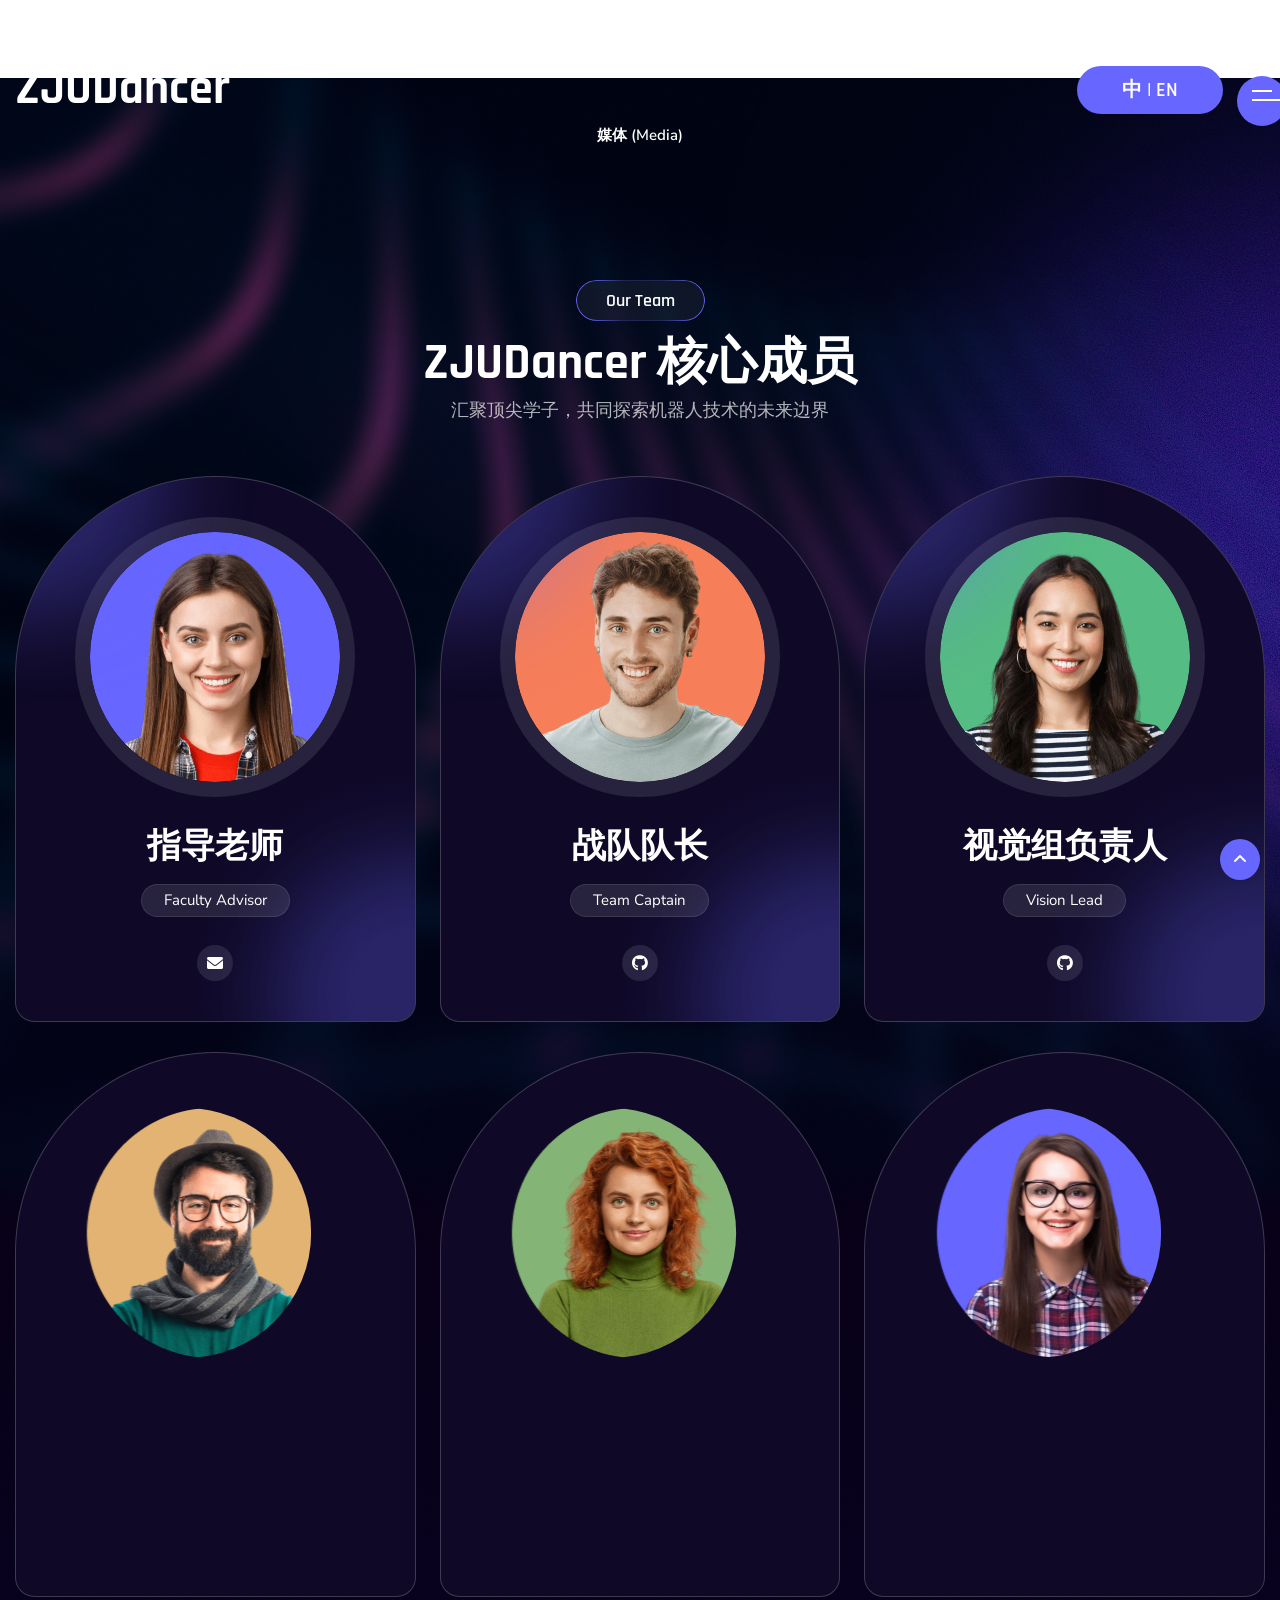
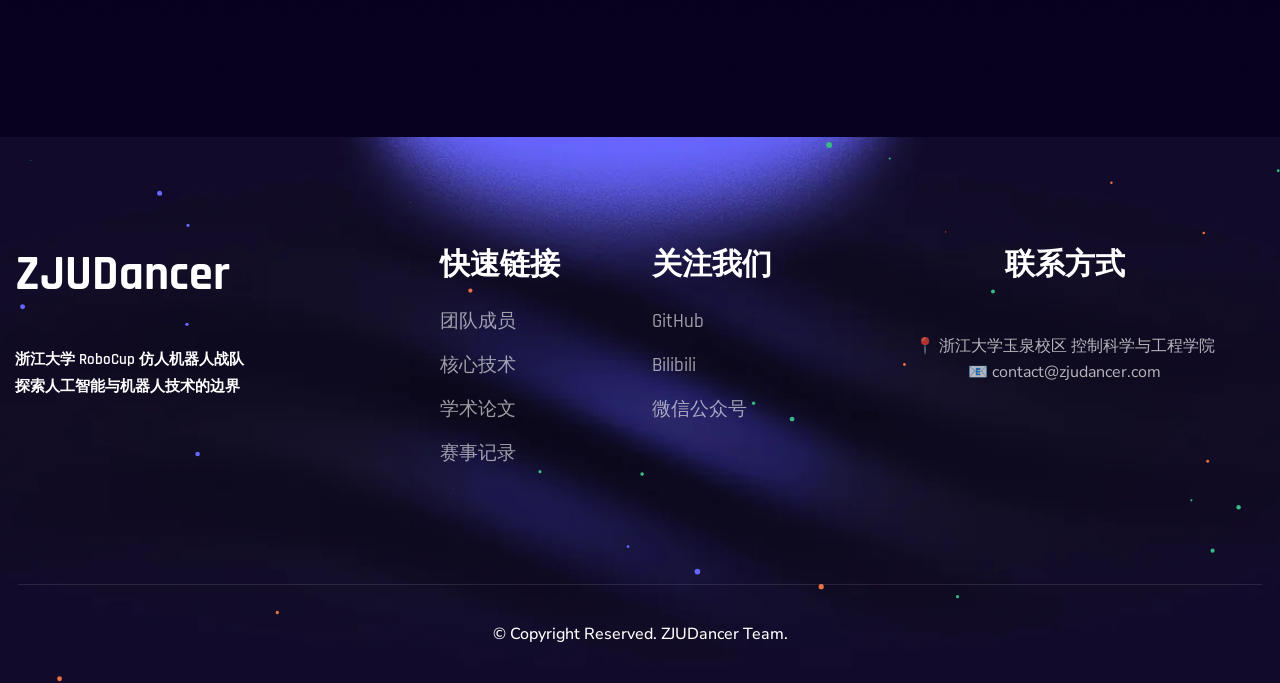
<file: team.html>
<!DOCTYPE html>
<html lang="zh-CN">
<head>
<meta charset="utf-8">
<title>团队成员 - ZJUDancer</title>
<!-- Stylesheets -->
<link href="css/bootstrap.min.css" rel="stylesheet">
<link href="css/style.css" rel="stylesheet">
<link href="css/responsive.css" rel="stylesheet">
<link rel="shortcut icon" href="images/favicon.png" type="image/x-icon">
<link rel="icon" href="images/favicon.png" type="image/x-icon">
<meta http-equiv="X-UA-Compatible" content="IE=edge">
<meta name="viewport" content="width=device-width, initial-scale=1">
</head>

<body>

<div class="page-wrapper">

	<!-- Preloader -->
    <div class="preloader">
        <div class="loader"></div>
    </div>

	<!-- Start Header Area-->
	<div class="ai-nest-header-area" id="sticky-header" >
		<div class="auto-container">
			<div class="row align-items-center">
				<div class="col-lg-2">
					<div class="header-logo">
						<a class="active_logo" href="index.html"><h2 style="color: white; font-weight: bold; margin: 0;">ZJUDancer</h2></a>
						<a class="logo_two" href="index.html"><h2 style="color: #1a1a1a; font-weight: bold; margin: 0;">ZJUDancer</h2></a>
					</div>
				</div>
				<div class="col-lg-8">
					<div class="header-menu">
						<ul class="nav_scroll">
							<li><a href="index.html">首页 (Home)</a></li>
							<li><a href="team.html">团队 (Team)</a></li>
							<li><a href="history.html">历史 (History)</a></li>
							<li><a href="technology.html">技术 (Technology)</a></li>
							<li><a href="publications.html">论文 (Publications)</a></li>
							<li><a href="event.html">赛事 (Event)</a></li>
							<li><a href="media.html">媒体 (Media)</a></li>
						</ul>				
					</div>
				</div>
				<div class="col-lg-2">
					<div class="header-right-wrapper">
						<div class="header-sidebar">
							<div class="header-btn">
								<a href="#">中 | EN</a>
							</div>
							<div class="header-sidbar-button">
								<button class="menubars" type="button" data-bs-toggle="offcanvas" data-bs-target="#menubar">
								<span></span><span></span><span></span>
                    			</button>
							</div>
						</div>
					</div>
				</div>
			</div>
		</div>
	</div>
	<!-- End Header Area -->

	<!--========= Start Mobile Memu========== -->
	<div class="mobile-menu-area sticky d-sm-block d-md-block d-lg-none">
		<div class="mobile-menu">
			<nav class="header-menu">
				<div class="mobile-logo">
					<a class="logo_img" href="index.html" title="ZJUDancer">
						<h2 style="color: #1a1a1a; font-weight: bold; margin: 0;">ZJUDancer</h2>
					</a>
				</div>
				<ul class="nav_scroll">
                    <li><a href="index.html">首页 (Home)</a></li>
                    <li><a href="team.html">团队 (Team)</a></li>
                    <li><a href="history.html">历史 (History)</a></li>
                    <li><a href="technology.html">技术 (Technology)</a></li>
                    <li><a href="publications.html">论文 (Publications)</a></li>
                    <li><a href="event.html">赛事 (Event)</a></li>
                    <li><a href="media.html">媒体 (Media)</a></li>
				</ul>
			</nav>
		</div>
	</div>
	<!--========= End Mobile Memu========== -->

	<!-- Sidebar area start here -->
    <div class="sidebar-area offcanvas offcanvas-end" id="menubar">
        <div class="offcanvas-header">
            <a href="index.html" class="logo"><h2 style="color: white; font-weight: bold; margin: 0;">ZJUDancer</h2></a>
            <button type="button" class="btn-close" data-bs-dismiss="offcanvas"><i class="fa-regular fa-xmark"></i></button>
        </div>
        <div class="offcanvas-body sidebar__body">
            <div class="mobile-menu overflow-hidden"></div>
            <div class="d-none d-lg-block">
                <h5 class="text-white mb-20">关于我们</h5>
                <p class="sidebar__text">ZJUDancer 战队隶属于浙江大学控制科学与工程学院，致力于研发能够在复杂动态环境下完全自主运行的双足机器人系统，探索机器视觉、双足动态步行与多智能体协同战术的无限可能。</p>
            </div>
            <div class="sidebar__contact-info mt-30">
                <h5 class="text-white mb-20">联系方式</h5>
                <ul>
                    <li><i class="fa-solid fa-location-dot"></i> <a href="#">浙江大学玉泉校区 控制科学与工程学院</a></li>
                    <li><i class="fa-solid fa-paper-plane"></i> <a href="#">contact@zjudancer.com</a></li>
                </ul>
            </div>
            <div class="sidebar__socials mt-4">
                <ul>
                    <li><a href="#"><i class="fa-brands fa-github text-white"></i></a></li>
                    <li><a href="#"><i class="fa-brands fa-weixin text-white"></i></a></li>
                    <li><a href="#"><i class="fa-brands fa-bilibili text-white"></i></a></li>
                </ul>
            </div>
        </div>
    </div>
    <!-- Sidebar area end here -->

	<main>

	<!-- team page title -->
	<section class="team-page-title" style="background-image: url(images/inner-img/team-bg.jpg);">
		<div class="auto-container">
			<div class="row">
				<div class="title-content">
					<h5 class="page-sub-title split_chars">Our Team</h5>
					<h1 class="page-title split-text">ZJUDancer 核心成员</h1>
					<p class="page-desc title-anim">汇聚顶尖学子，共同探索机器人技术的未来边界</p>
				</div>
			</div>
			<div class="row">
				<!-- Member 1 -->
				<div class="col-xl-4 col-lg-6 col-md-6">
					<div class="single-team-box">
						<div class="team-thumb">
							<figure class="reveal"><img src="images/inner-img/team-thumb1.png" alt="img"></figure>
						</div>
						<div class="team-content-box">
							<div class="team-content">
								<h3 class="team-title"><a href="#">指导老师</a></h3>
								<h5 class="team-desi">Faculty Advisor</h5>
							</div>
							<div class="team-social-icon">
								<ul>
									<li><a href="#"><i class="fa-solid fa-envelope"></i></a></li>
								</ul>
							</div>
						</div>
						<div class="team-effiect1"><img src="images/inner-img/team-box-eff1.png" alt="box eff"></div>
						<div class="team-effiect2"><img src="images/inner-img/team-box-eff2.png" alt="box eff"></div>
                	</div>
				</div>
				<!-- Member 2 -->
				<div class="col-xl-4 col-lg-6 col-md-6">
					<div class="single-team-box">
						<div class="team-thumb">
							<figure class="reveal"><img src="images/inner-img/team-thumb2.png" alt="img"></figure>
						</div>
						<div class="team-content-box">
							<div class="team-content">
								<h3 class="team-title"><a href="#">战队队长</a></h3>
								<h5 class="team-desi">Team Captain</h5>
							</div>
							<div class="team-social-icon">
								<ul>
									<li><a href="#"><i class="fa-brands fa-github"></i></a></li>
								</ul>
							</div>
						</div>
						<div class="team-effiect1"><img src="images/inner-img/team-box-eff1.png" alt="box eff"></div>
						<div class="team-effiect2"><img src="images/inner-img/team-box-eff2.png" alt="box eff"></div>
                	</div>
				</div>
				<!-- Member 3 -->
				<div class="col-xl-4 col-lg-6 col-md-6">
					<div class="single-team-box">
						<div class="team-thumb">
							<figure class="reveal"><img src="images/inner-img/team-thumb3.png" alt="img"></figure>
						</div>
						<div class="team-content-box">
							<div class="team-content">
								<h3 class="team-title"><a href="#">视觉组负责人</a></h3>
								<h5 class="team-desi">Vision Lead</h5>
							</div>
							<div class="team-social-icon">
								<ul>
									<li><a href="#"><i class="fa-brands fa-github"></i></a></li>
								</ul>
							</div>
						</div>
						<div class="team-effiect1"><img src="images/inner-img/team-box-eff1.png" alt="box eff"></div>
						<div class="team-effiect2"><img src="images/inner-img/team-box-eff2.png" alt="box eff"></div>
                	</div>
				</div>
				<!-- Member 4 -->
				<div class="col-xl-4 col-lg-6 col-md-6">
					<div class="single-team-box">
						<div class="team-thumb">
							<figure class="reveal"><img src="images/inner-img/team-thumb4.png" alt="img"></figure>
						</div>
						<div class="team-content-box">
							<div class="team-content">
								<h3 class="team-title"><a href="#">控制组负责人</a></h3>
								<h5 class="team-desi">Control Lead</h5>
							</div>
							<div class="team-social-icon">
								<ul>
									<li><a href="#"><i class="fa-brands fa-github"></i></a></li>
								</ul>
							</div>
						</div>
						<div class="team-effiect1"><img src="images/inner-img/team-box-eff1.png" alt="box eff"></div>
						<div class="team-effiect2"><img src="images/inner-img/team-box-eff2.png" alt="box eff"></div>
                	</div>
				</div>
				<!-- Member 5 -->
				<div class="col-xl-4 col-lg-6 col-md-6">
					<div class="single-team-box">
						<div class="team-thumb">
							<figure class="reveal"><img src="images/inner-img/team-thumb5.png" alt="img"></figure>
						</div>
						<div class="team-content-box">
							<div class="team-content">
								<h3 class="team-title"><a href="#">决策组负责人</a></h3>
								<h5 class="team-desi">Strategy Lead</h5>
							</div>
							<div class="team-social-icon">
								<ul>
									<li><a href="#"><i class="fa-brands fa-github"></i></a></li>
								</ul>
							</div>
						</div>
						<div class="team-effiect1"><img src="images/inner-img/team-box-eff1.png" alt="box eff"></div>
						<div class="team-effiect2"><img src="images/inner-img/team-box-eff2.png" alt="box eff"></div>
                	</div>
				</div>
				<!-- Member 6 -->
				<div class="col-xl-4 col-lg-6 col-md-6">
					<div class="single-team-box">
						<div class="team-thumb">
							<figure class="reveal"><img src="images/inner-img/team-thumb6.png" alt="img"></figure>
						</div>
						<div class="team-content-box">
							<div class="team-content">
								<h3 class="team-title"><a href="#">硬件组负责人</a></h3>
								<h5 class="team-desi">Hardware Lead</h5>
							</div>
							<div class="team-social-icon">
								<ul>
									<li><a href="#"><i class="fa-brands fa-github"></i></a></li>
								</ul>
							</div>
						</div>
						<div class="team-effiect1"><img src="images/inner-img/team-box-eff1.png" alt="box eff"></div>
						<div class="team-effiect2"><img src="images/inner-img/team-box-eff2.png" alt="box eff"></div>
                	</div>
				</div>
			</div>
		</div>
	</section>
	<!-- team page title -->

	</main>

	<!-- Main Footer -->
	<footer class="main-footer-one four" style="background-image: url(images/demo-img/footer-bg.png);">
		<div class="auto-container">
			<div class="row">
				<!--Footer Column-->
				<div class="col-xl-4 col-lg-4 col-md-6">
					<div class="footer-widget-content social">
						<div class="logo"><a href="index.html"><h2 style="color: white; font-weight: bold;">ZJUDancer</h2></a></div>
						<div class="footer-desc">浙江大学 RoboCup 仿人机器人战队<br>探索人工智能与机器人技术的边界</div>
					</div>
				</div>

				<!--Footer Column-->
				<div class="col-xl-2 col-lg-2 col-md-6">
					<div class="footer-widget-content">
						<h3 class="footer-title">快速链接</h3>
						<ul class="footer-menu">
							<li><a href="team.html">团队成员</a></li>
							<li><a href="technology.html">核心技术</a></li>
							<li><a href="publications.html">学术论文</a></li>
							<li><a href="event.html">赛事记录</a></li>
						</ul>
					</div>
				</div>

				<!--Footer Column-->
				<div class="col-xl-2 col-lg-2 col-md-6">
					<div class="footer-widget-content">
						<h3 class="footer-title">关注我们</h3>
						<ul class="footer-menu">
							<li><a href="#">GitHub</a></li>
							<li><a href="#">Bilibili</a></li>
							<li><a href="#">微信公众号</a></li>
						</ul>
					</div>
				</div>

				<!--Footer Column-->
				<div class="col-xl-4 col-lg-4 col-md-6">
					<div class="footer-widget-content contact">
						<h3 class="footer-title">联系方式</h3>
						<div class="footer-content">
							<div class="newsletter" style="font-size: 16px;">
                                📍 浙江大学玉泉校区 控制科学与工程学院<br>
                                📧 contact@zjudancer.com
                            </div>
						</div>
					</div>
				</div>
			</div>
			<!--Footer Bottom-->
			<div class="footer-bottom">
				<div class="auto-container">
					<div class="row">
						<div class="copyright-text">&copy; Copyright Reserved. ZJUDancer Team.</div>
					</div>
				</div>
			</div>
		</div>
		<div id="js-particles"></div>
	</footer>
	<!--End Main Footer -->

<!-- Scroll To Top -->
<div class="scroll-to-top scroll-to-target" data-target="html" style="display: block;"><span class="fa fa-angle-up"></span></div>

<script src="js/jquery.js"></script> 
<script src="js/bootstrap.min.js"></script>
<script src="js/magnific.js"></script>
<script src="js/wow.js"></script>
<script src="js/appear.js"></script>
<script src="js/swiper.min.js"></script>
<script src="js/jquery.counterup.min.js"></script>
<script src="js/waypoints.min.js"></script>
<script src="js/jquery.meanmenu.js"></script>
<script src="js/particles.js"></script>
<script src="js/nice-select.js"></script>
<script src="js/gsap.min.js"></script>
<script src="js/ScrollTrigger.min.js"></script>
<script src="js/ScrollToPlugin.min.js"></script>
<script src="js/SplitText.js"></script>
<script src="js/main.js"></script>
</div>
</body>
</html>
</file>
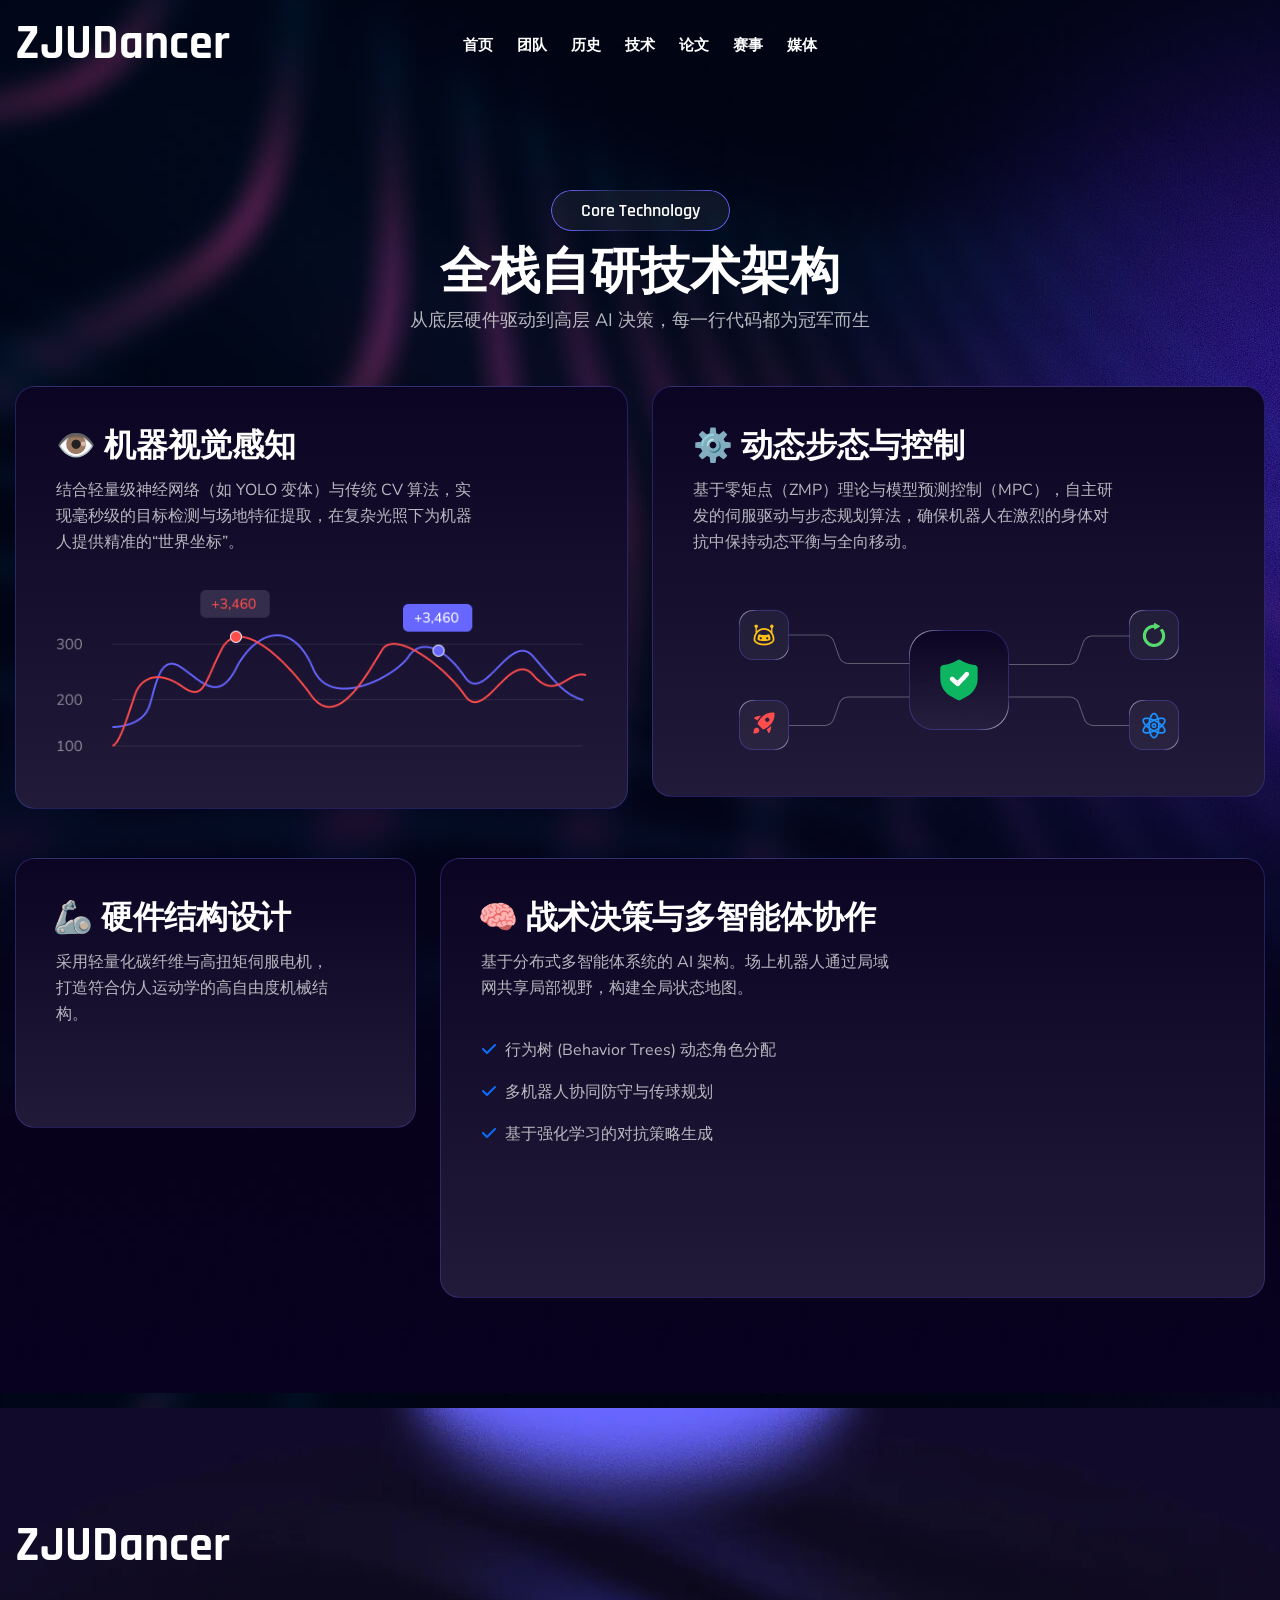
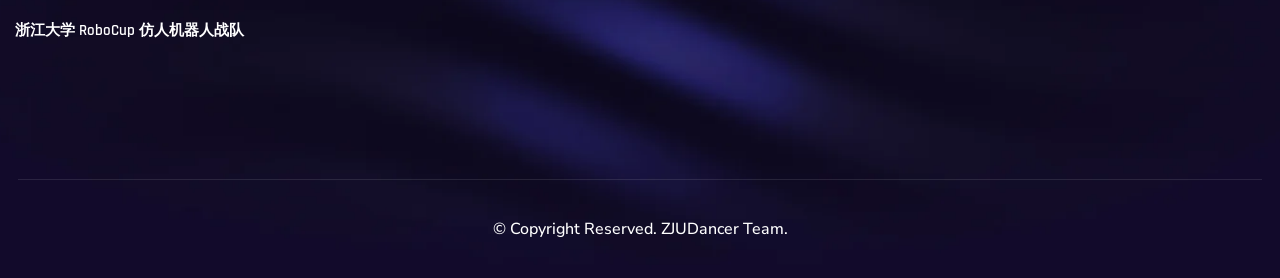
<file: technology.html>
<!DOCTYPE html>
<html lang="zh-CN">
<head>
<meta charset="utf-8">
<title>核心技术 - ZJUDancer</title>
<link href="css/bootstrap.min.css" rel="stylesheet">
<link href="css/style.css" rel="stylesheet">
<link href="css/responsive.css" rel="stylesheet">
<link rel="shortcut icon" href="images/favicon.png" type="image/x-icon">
<link rel="icon" href="images/favicon.png" type="image/x-icon">
<meta http-equiv="X-UA-Compatible" content="IE=edge">
<meta name="viewport" content="width=device-width, initial-scale=1">
</head>
<body>
<div class="page-wrapper">
    <div class="preloader"><div class="loader"></div></div>

	<!-- Header Area (同上，省略重复的导航栏代码，直接进入 main) -->
    <div class="ai-nest-header-area" id="sticky-header" >
		<div class="auto-container">
			<div class="row align-items-center">
				<div class="col-lg-2">
					<div class="header-logo">
						<a class="active_logo" href="index.html"><h2 style="color: white; font-weight: bold; margin: 0;">ZJUDancer</h2></a>
						<a class="logo_two" href="index.html"><h2 style="color: #1a1a1a; font-weight: bold; margin: 0;">ZJUDancer</h2></a>
					</div>
				</div>
				<div class="col-lg-8">
					<div class="header-menu">
						<ul class="nav_scroll">
							<li><a href="index.html">首页</a></li>
							<li><a href="team.html">团队</a></li>
							<li><a href="history.html">历史</a></li>
							<li><a href="technology.html">技术</a></li>
							<li><a href="publications.html">论文</a></li>
							<li><a href="event.html">赛事</a></li>
							<li><a href="media.html">媒体</a></li>
						</ul>				
					</div>
				</div>
			</div>
		</div>
	</div>

	<main>
	<!-- Tech Page Title -->
	<section class="feature-page-title" style="background-image: url(images/inner-img/feature-bg.jpg);">
		<div class="auto-container">
			<div class="row">
				<div class="title-content">
					<h5 class="page-sub-title split_chars">Core Technology</h5>
					<h1 class="page-title split-text">全栈自研技术架构</h1>
					<p class="page-desc title-anim">从底层硬件驱动到高层 AI 决策，每一行代码都为冠军而生</p>
				</div>
			</div>
            
            <!-- Tech Features Grid -->
			<div class="row">
				<div class="col-xl-6 col-lg-6">
					<div class="single-feature-box">
						<div class="feature-content">
							<h4 class="text-anime-3">👁️ 机器视觉感知</h4>
							<p>结合轻量级神经网络（如 YOLO 变体）与传统 CV 算法，实现毫秒级的目标检测与场地特征提取，在复杂光照下为机器人提供精准的“世界坐标”。</p>
						</div>
						<div class="feature-thumb"><figure class="reveal"><img src="images/demo-img/feature-thumb31.png" alt="Vision"></figure></div>
					</div>
				</div>
				<div class="col-xl-6 col-lg-6">
					<div class="single-feature-box two">
						<div class="feature-content">
							<h4 class="text-anime-3">⚙️ 动态步态与控制</h4>
							<p>基于零矩点（ZMP）理论与模型预测控制（MPC），自主研发的伺服驱动与步态规划算法，确保机器人在激烈的身体对抗中保持动态平衡与全向移动。</p>
						</div>
						<div class="feature-thumb"><figure class="reveal"><img src="images/demo-img/feature-thumb32.png" alt="Control"></figure></div>
					</div>
				</div>
			</div>
			<div class="row mt-4">
				<div class="col-xl-4 col-lg-4">
					<div class="single-feature-box three">
						<div class="feature-content">
							<h4 class="text-anime-3">🦾 硬件结构设计</h4>
							<p>采用轻量化碳纤维与高扭矩伺服电机，打造符合仿人运动学的高自由度机械结构。</p>
						</div>
					</div>
				</div>
				<div class="col-xl-8 col-lg-8">
					<div class="single-feature-box four">
						<div class="feature-content">
							<h4 class="text-anime-3">🧠 战术决策与多智能体协作</h4>
							<p>基于分布式多智能体系统的 AI 架构。场上机器人通过局域网共享局部视野，构建全局状态地图。</p>
							<div class="feature-list-iteam">
								<ul class="checklist">
									<li><i class="fa-solid fa-check text-primary me-2"></i>行为树 (Behavior Trees) 动态角色分配</li>
									<li><i class="fa-solid fa-check text-primary me-2"></i>多机器人协同防守与传球规划</li>
									<li><i class="fa-solid fa-check text-primary me-2"></i>基于强化学习的对抗策略生成</li>
								</ul>
							</div>			
						</div>
					</div>
				</div>
			</div>
		</div>
	</section>
	</main>

	<!-- Footer (同上) -->
	<footer class="main-footer-one four" style="background-image: url(images/demo-img/footer-bg.png);">
		<div class="auto-container">
			<div class="row">
				<div class="col-xl-4 col-lg-4 col-md-6">
					<div class="footer-widget-content social">
						<div class="logo"><a href="index.html"><h2 style="color: white; font-weight: bold;">ZJUDancer</h2></a></div>
						<div class="footer-desc">浙江大学 RoboCup 仿人机器人战队</div>
					</div>
				</div>
			</div>
			<div class="footer-bottom">
				<div class="auto-container"><div class="row"><div class="copyright-text">&copy; Copyright Reserved. ZJUDancer Team.</div></div></div>
			</div>
		</div>
	</footer>

<div class="scroll-to-top scroll-to-target" data-target="html"><span class="fa fa-angle-up"></span></div>
<script src="js/jquery.js"></script> 
<script src="js/bootstrap.min.js"></script>
<script src="js/magnific.js"></script>
<script src="js/wow.js"></script>
<script src="js/appear.js"></script>
<script src="js/swiper.min.js"></script>
<script src="js/jquery.counterup.min.js"></script>
<script src="js/waypoints.min.js"></script>
<script src="js/jquery.meanmenu.js"></script>
<script src="js/particles.js"></script>
<script src="js/nice-select.js"></script>
<script src="js/gsap.min.js"></script>
<script src="js/ScrollTrigger.min.js"></script>
<script src="js/ScrollToPlugin.min.js"></script>
<script src="js/SplitText.js"></script>
<script src="js/main.js"></script>
</div>
</body>
</html>
</file>
<file: css/style.css>
/* ai-nest - AI Agency Startup & Technology HTML Template

Template Name: ai-nest
Version: 1.0.0
License: copyright commercial

/************ TABLE OF CONTENTS ***************
1. Fonts
2. Reset
3. Global Settings
4. Main Header / TWO / Three / Four
5. Sticky Header 
6. Mobile Menu
7. Section Title
8. Page Title
9. Main Slider
10. Banner Section / Two / Three / Four
11. Features Section / Two / Three
12. About Section / Two / Three / Four
13. Services Section / Two / Three / Four
15. Call To Action / Two / Three / Four
18. brand area / Two / Three
19. workflow section / Two / Three
20. Testimonial Section / Two / Three / Four
21. Why Choose Us / Two / Three
22. Pricing Section
23. Contact Sectiom / Two / Three / Four
24. binifits marquee / Two / Three
25. integration section / Two 
26. call to action / Two / Three
27. dashbord section / Two 
28. process section / Two 
29. project marquee / Two 
30. accordion section / Two / Three
31. blog section / Two / Three / Four
32. service section / Two / Three 
33. portfolio section / Two 
34. Contact Sectiom / Two / Three / Four
35. Main Footer
**********************************************/
@import url("https://fonts.googleapis.com/css2?family=Nunito+Sans:ital,opsz,wght@0,6..12,200..1000;1,6..12,200..1000&family=Rajdhani:wght@300;400;500;600;700&display=swap");
@import url("animate.css");
@import url("swiper.min.css");
@import url("magnific.css");
@import url("linear.css");
@import url("fontawesome-free.css");
@import url("fontawesome.css");
@import url("tm-bs-mp.css");
@import url("tm-utility-classes.css");
@import url("odometer-theme-default.css");
@import url("cusor-text.css");
@import url("nice-select.css");
@import url("meanmenu.min.css");
:root {
  --theme-color-white: #ffffff;
  --theme-color-white-rgb: 255, 255, 255;
  --theme-color-light: #f8f5f0;
  --theme-color-gray: #f6f6f6;
  --theme-color-black: #000000;
  --theme-color-black-rgb: 0, 0, 0;
  --theme-primary:#6766FF;
  --theme-color1: #080220;
  --theme-color2:#07011F;
  --theme-color3:#0F0927;
  --theme-color4:#FF9F31;
  --theme-color5:#1F1A36;
  --theme-color6:#0DB561;
  --theme-bg-color1:#080220;
  --theme-bg-color2:#120C2A;
  --theme-bg-color3:#140E2C;
  --bg-theme-color1: var(--theme-color1);
  --bg-theme-color2: var(--theme-color2);
  --bg-theme-color3: var(--theme-color3);
  --border-theme-color1: var(--theme-color1);
  --border-theme-color2: var(--theme-color2);
  --border-theme-color3: var(--theme-color3);
  --text-color-bg-theme-color1: #fff;
  --text-color-bg-theme-color2: #0f0f0f;
  --text-color-bg-theme-color3: #fff;
  --gradient-1:linear-gradient(91.06deg, #6766FF 6.82%, rgba(103, 102, 255, 0.2) 37.09%, rgba(103, 102, 255, 0.2) 67.36%, #6766FF 96.43%);
  --text-color: #ffffffb3;
  --heading-color: #0C2318;
  --link-color: #6766FF;
  --link-hover-color: #6766FF;
  --text-font:"Nunito Sans", sans-serif;
  --title-font:"Rajdhani", sans-serif;
  --body-font-size: 16px;
  --body-line-height: 28px;
  --body-font-weight: 400;
  --line-height-heading-h1: 1em;
  --line-height-heading: 1.2em;
  --line-height-heading-small: 1.4em;
  --h1-font-size: 60.8px;
  --h2-font-size: 48px;
  --h3-font-size: 31.2px;
  --h4-font-size: 23.2px;
  --h5-font-size: 18px;
  --h6-font-size: 14px;
  --h1-font-weight: 700;
  --h2-font-weight: 700;
  --h3-font-weight: 700;
  --h4-font-weight: 700;
  --h5-font-weight: 700;
  --h6-font-weight: 700;
  --sec-title-subtitle-color: var(--theme-color2);
  --sec-title-subtitle-font-size: 13px;
  --sec-title-subtitle-font-family: var(--text-font);
  --sec-title-subtitle-font-weight: 700;
  --sec-title-subtitle-line-height: 1.2em;
  --sec-title-color: var(--heading-color);
  --sec-title-font-size: 50px;
  --sec-title-font-family: var(--title-font);
  --sec-title-font-weight: var(--h2-font-weight);
  --theme-light-background: #f8f6f1;
  --theme-light-background-text-color: var(--heading-color);
  --theme-black: #222429;
  --container-width: 1350px;
  --main-container-width:1320px;
  --small-container-width: 1000px;
  --large-container-width: 1550px;
  --container-pt: 120px;
  --container-pb: 120px;
}

/* 副标题样式 - 字体比主标题小 */
.banner-section-one .banner-content-wrap .banner-content .slogan_subtitle {
  font-weight: 600;
  font-size: 42px; /* 比主标题(70px)小 */
  line-height: 48px;
  color: var(--theme-color-white);
  margin: 5px 0;
}

@media (min-width: 768px) and (max-width: 991.98px) {
  .banner-section-one .banner-content-wrap .banner-content .slogan_subtitle {
    font-size: 36px;
    line-height: 40px;
  }
}

@media (min-width: 576px) and (max-width: 767.98px) {
  .banner-section-one .banner-content-wrap .banner-content .slogan_subtitle {
    font-size: 30px;
    line-height: 35px;
  }
}

/*
 * typography.scss
 * -----------------------------------------------
*/
::selection {
  background: var(--theme-primary);
  color: #fff;
  text-shadow: none;
}

::-moz-selection {
  background: var(--theme-primary); /* Firefox */
  color: #fff;
  text-shadow: none;
}

::-webkit-selection {
  background: var(--theme-primary); /* Safari */
  color: #fff;
  text-shadow: none;
}

:active,
:focus {
  outline: none !important;
}

::-webkit-input-placeholder {
  color: #7c858c;
}

::-moz-input-placeholder {
  color: #7c858c;
}

::-ms-input-placeholder {
  color: #7c858c;
}

body {
  background-color: #fff;
  background-attachment: fixed;
  -ms-word-wrap: break-word;
  word-wrap: break-word;
  counter-reset: my-sec-counter;
  -webkit-font-smoothing: antialiased;
  -moz-font-smoothing: antialiased;
  color: var(--text-color);
  font-size: var(--body-font-size);
  font-family: var(--text-font);
  font-weight: var(--body-font-weight);
  line-height: var(--body-line-height);
}

p, .text {
  color: var(--text-color);
  font-size: var(--body-font-size);
  font-family: var(--text-font);
  font-weight: var(--body-font-weight);
  line-height: var(--body-line-height);
}

/* -------- Headings ---------- */
h1, h2, h3, h4, h5, h6 {
  color: var(--heading-color);
  font-family: var(--title-font);
  position: relative;
  line-height: var(--line-height-heading-);
}
h1 small,
h1 .small, h2 small,
h2 .small, h3 small,
h3 .small, h4 small,
h4 .small, h5 small,
h5 .small, h6 small,
h6 .small {
  font-weight: normal;
  line-height: 1;
  color: var(--heading-color);
}
h1 a, h2 a, h3 a, h4 a, h5 a, h6 a {
  color: inherit;
  font-weight: inherit;
  font-size: var(--text-font);
}

h1,
h2,
h3,
h4,
h5,
h6 {
  margin-bottom: 1rem;
}

h1 {
  font-size: var(--h1-font-size);
  font-weight: var(--h1-font-weight);
  line-height: var(--line-height-heading-h1);
}

h2 {
  font-size: var(--h2-font-size);
  font-weight: var(--h2-font-weight);
  line-height: var(--line-height-heading);
}

h3 {
  font-size: var(--h3-font-size);
  font-weight: var(--h3-font-weight);
  line-height: var(--line-height-heading);
}

h4 {
  font-size: var(--h4-font-size);
  font-weight: var(--h4-font-weight);
  line-height: var(--line-height-heading-small);
}

h5 {
  font-size: var(--h5-font-size);
  font-weight: var(--h5-font-weight);
  line-height: var(--line-height-heading-small);
}

h6 {
  font-size: var(--h6-font-size);
  font-weight: var(--h6-font-weight);
  line-height: var(--line-height-heading-small);
}

/* -------- Body Text ---------- */
table p {
  margin-bottom: 0;
}

p {
  margin-bottom: 20px;
}
p a:not(.button):not(.btn):hover, p a:not(.button):not(.btn):focus {
  text-decoration: underline;
}

/* -------- other ---------- */
a {
  color: var(--link-color);
  text-decoration: none;
  font-weight: var(--body-font-weight);
  cursor: pointer;
  transition: all 0.3s ease;
}
a:hover, a:focus {
  color: inherit;
  text-decoration: none;
  outline: none;
}
a b, a strong {
  transition: all 0.3s ease;
}
a img {
  border: none;
}

pre,
ul,
ol,
dl,
dd,
blockquote,
address,
table,
fieldset {
  margin-bottom: 10px;
}

ol, ul {
  list-style-position: inside;
  margin: 0;
  padding: 0;
}

b, strong {
  color: #333;
  font-weight: var(--body-font-weight-bold);
}

iframe {
  border: none !important;
}

.reveal {
  position: relative;
  display: -webkit-inline-box;
  display: -ms-inline-flexbox;
  display: inline-flex;
  visibility: hidden;
  overflow: hidden;
}

.reveal img {
  -o-object-fit: cover;
  object-fit: cover;
  -webkit-transform-origin: left;
  transform-origin: left;
}

label {
  color: #fff;
  cursor: pointer;
  font-size: 14px;
  font-weight: 400;
}

.fade-in {
  opacity: 0;
  transform: translateY(50px);
  transition: opacity 1.5s ease-out, transform 1.5s ease-out;
}

.boxs {
  opacity: 0;
  will-change: transform, opacity;
}

.split-text .char {
  display: inline-block;
  opacity: 0;
  transform: translateY(30px) rotate(5deg);
}

html {
  scrollbar-width: thin;
  scrollbar-color: var(--theme-primary) var(--theme-color4);
}

::-webkit-scrollbar {
  height: 4px;
  width: 6px;
}

::-webkit-scrollbar-thumb {
  background: var(--theme-primary);
  -webkit-border-radius: 1px;
  -webkit-box-shadow: 0px 0px 0px rgba(0, 0, 0, 0.75);
}

::-webkit-scrollbar-corner {
  background: transparent;
}

/*
 * container.scss
 * -----------------------------------------------
*/
.container .container {
  width: 100%;
}

.container .container,
.container .container-fluid,
.container-fluid .container,
.container-fluid .container-fluid {
  padding-left: 0;
  padding-right: 0;
}

section > .container,
section > .container-fluid {
  padding-top: var(--container-pt);
  padding-bottom: var(--container-pt);
}

@media (min-width: 1400px) {
  .container, .container-lg, .container-md, .container-sm, .container-xl, .container-xxl {
    max-width: var(--container-width);
  }
}
/*=== Default Form ===*/
.form-control, .input-text {
  height: calc(2.25rem + 27px);
  padding: 14px 30px;
  outline: 0;
  background-color: #f4f5f8;
  border: 1px solid #f4f5f8;
  color: #686a6f;
  font-size: 0.9rem;
  width: 100%;
}
.form-control::placeholder, .input-text::placeholder {
  color: #686a6f;
  opacity: 1;
}
.form-control:-ms-input-placeholder, .input-text:-ms-input-placeholder {
  color: #686a6f;
}
.form-control::-ms-input-placeholder, .input-text::-ms-input-placeholder {
  color: #686a6f;
}

textarea.form-control {
  height: auto;
  padding-top: 15px;
  padding-bottom: 15px;
}

/*
 *	boxed-layout.scss
 * -----------------------------------------------
*/
.tm-boxed-layout {
  background-color: #0C2318;
  padding-top: 40px;
  padding-bottom: 40px;
  padding-left: 15px;
  padding-right: 15px;
}
.tm-boxed-layout.layer-overlay:before {
  z-index: -1;
}
.tm-boxed-layout .page-wrapper {
  margin: 0 auto;
  overflow: hidden;
}
@media (min-width: 1200px) {
  .tm-boxed-layout .page-wrapper {
    width: 1170px;
  }
}
.tm-boxed-layout .container .container {
  width: 100%;
}
@media (min-width: 1200px) {
  .tm-boxed-layout .container {
    width: 1140px;
  }
}
@media (min-width: 1000px) {
  .tm-boxed-layout.tm-container-970px .page-wrapper {
    width: 970px;
  }
}
.tm-boxed-layout.tm-container-970px .container,
.tm-boxed-layout.tm-container-970px .container-fluid {
  padding-left: 20px;
  padding-right: 20px;
}
.tm-boxed-layout.tm-container-970px .container .container,
.tm-boxed-layout.tm-container-970px .container .container-fluid,
.tm-boxed-layout.tm-container-970px .container-fluid .container,
.tm-boxed-layout.tm-container-970px .container-fluid .container-fluid {
  padding-left: 0;
  padding-right: 0;
}
@media (min-width: 1300px) {
  .tm-boxed-layout.tm-container-1230px .page-wrapper {
    width: 1230px;
  }
}
.tm-boxed-layout.tm-container-1230px .container,
.tm-boxed-layout.tm-container-1230px .container-fluid {
  width: 100%;
  padding-left: 20px;
  padding-right: 20px;
}
.tm-boxed-layout.tm-container-1230px .container .container,
.tm-boxed-layout.tm-container-1230px .container .container-fluid,
.tm-boxed-layout.tm-container-1230px .container-fluid .container,
.tm-boxed-layout.tm-container-1230px .container-fluid .container-fluid {
  padding-left: 0;
  padding-right: 0;
}
@media (min-width: 1400px) {
  .tm-boxed-layout.tm-container-1300px .page-wrapper {
    width: 1300px;
  }
}
.tm-boxed-layout.tm-container-1300px .container,
.tm-boxed-layout.tm-container-1300px .container-fluid {
  width: 100%;
  padding-left: 20px;
  padding-right: 20px;
}
.tm-boxed-layout.tm-container-1300px .container .container,
.tm-boxed-layout.tm-container-1300px .container .container-fluid,
.tm-boxed-layout.tm-container-1300px .container-fluid .container,
.tm-boxed-layout.tm-container-1300px .container-fluid .container-fluid {
  padding-left: 0;
  padding-right: 0;
}
@media (min-width: 1400px) {
  .tm-boxed-layout.tm-container-1340px .page-wrapper {
    width: 1340px;
  }
}
.tm-boxed-layout.tm-container-1340px .container,
.tm-boxed-layout.tm-container-1340px .container-fluid {
  width: 100%;
  padding-left: 20px;
  padding-right: 20px;
}
.tm-boxed-layout.tm-container-1340px .container .container,
.tm-boxed-layout.tm-container-1340px .container .container-fluid,
.tm-boxed-layout.tm-container-1340px .container-fluid .container,
.tm-boxed-layout.tm-container-1340px .container-fluid .container-fluid {
  padding-left: 0;
  padding-right: 0;
}
@media (min-width: 1400px) {
  .tm-boxed-layout.tm-container-1440px .page-wrapper {
    width: 1440px;
  }
}
.tm-boxed-layout.tm-container-1440px .container,
.tm-boxed-layout.tm-container-1440px .container-fluid {
  width: 100%;
  padding-left: 20px;
  padding-right: 20px;
}
.tm-boxed-layout.tm-container-1440px .container .container,
.tm-boxed-layout.tm-container-1440px .container .container-fluid,
.tm-boxed-layout.tm-container-1440px .container-fluid .container,
.tm-boxed-layout.tm-container-1440px .container-fluid .container-fluid {
  padding-left: 0;
  padding-right: 0;
}
@media (min-width: 1560px) {
  .tm-boxed-layout.tm-container-1500px .page-wrapper {
    width: 1500px;
  }
}
.tm-boxed-layout.tm-container-1500px .container,
.tm-boxed-layout.tm-container-1500px .container-fluid {
  width: 100%;
  padding-left: 20px;
  padding-right: 20px;
}
.tm-boxed-layout.tm-container-1500px .container .container,
.tm-boxed-layout.tm-container-1500px .container .container-fluid,
.tm-boxed-layout.tm-container-1500px .container-fluid .container,
.tm-boxed-layout.tm-container-1500px .container-fluid .container-fluid {
  padding-left: 0;
  padding-right: 0;
}
@media (min-width: 1660px) {
  .tm-boxed-layout.tm-container-1600px .page-wrapper {
    width: 1600px;
  }
}
.tm-boxed-layout.tm-container-1600px .container,
.tm-boxed-layout.tm-container-1600px .container-fluid {
  width: 100%;
  padding-left: 20px;
  padding-right: 20px;
}
.tm-boxed-layout.tm-container-1600px .container .container,
.tm-boxed-layout.tm-container-1600px .container .container-fluid,
.tm-boxed-layout.tm-container-1600px .container-fluid .container,
.tm-boxed-layout.tm-container-1600px .container-fluid .container-fluid {
  padding-left: 0;
  padding-right: 0;
}
.tm-boxed-layout.tm-container-100pr .page-wrapper {
  width: 95%;
}
.tm-boxed-layout.tm-container-100pr .page-wrapper .container,
.tm-boxed-layout.tm-container-100pr .page-wrapper .container-fluid {
  width: 100%;
}
.tm-boxed-layout.container-shadow .page-wrapper {
  box-shadow: 0 0 25px 0 #777;
}
.tm-boxed-layout .header,
.tm-boxed-layout section,
.tm-boxed-layout .footer {
  background-color: #fff;
}
.tm-boxed-layout .header .navbar-default {
  background-color: #fff;
  border-color: #fff;
  padding: 0;
}
.tm-boxed-layout .header .navbar-default .navbar-nav > li > a {
  padding: 30px 5px;
}
.tm-boxed-layout .header .navbar-default .navbar-collapse {
  background-color: #fff;
  border-color: #fff;
  margin-right: 30px;
}
.tm-boxed-layout .header #header-logo {
  margin: 0;
  padding-top: 27px;
}
.tm-boxed-layout .banner-section .slide-item {
  min-height: 540px;
}
.tm-boxed-layout .banner-section .slide-item .content-box {
  padding: 150px 0 220px;
}
.tm-boxed-layout .banner-section-two .content-box {
  padding: 250px 0 150px;
}
.tm-boxed-layout .banner-section-three .content-box {
  padding: 250px 0 150px;
}
.tm-boxed-layout .banner-section-four .content-box {
  padding: 130px 0;
}

@media (max-width: 1200px) {
  .tm-boxed-layout {
    padding-top: 15px;
  }
  .tm-boxed-layout .header .navbar-default .navbar-nav > li > a {
    padding: 10px;
  }
  .tm-boxed-layout .header .navbar-default .navbar-collapse {
    margin-right: 15px;
  }
  .tm-boxed-layout .navbar-header {
    padding: 15px 0;
  }
  .tm-boxed-layout .navbar-collapse .navbar-nav li a .caret {
    margin-right: 0;
  }
}
/*** 

====================================================================
Reset
====================================================================

***/
* {
  margin: 0px;
  padding: 0px;
  border: none;
  outline: none;
  font-size: 100%;
}

/*** 

====================================================================
Global Settings
====================================================================

***/
textarea {
  overflow: hidden;
  resize: none;
}

button {
  outline: none !important;
  cursor: pointer;
}

img {
  display: inline-block;
  max-width: 100%;
  height: auto;
}

ul,
li {
  list-style: none;
  padding: 0px;
  margin: 0px;
}

.title a {
  color: inherit;
}

.color1 {
  color: var(--theme-color1);
}

.color2 {
  color: var(--theme-color2);
}

.color3 {
  color: var(--theme-color3);
}

.bg-color3 {
  background-color: var(--theme-color3) !important;
}

.page-wrapper {
  position: relative;
  margin: 0 auto;
  width: 100%;
  min-width: 300px;
  overflow: hidden;
  z-index: 99;
  background-color: #ffffff;
}

.large-container {
  position: static;
  max-width: var(--large-container-width);
  padding: 0px 15px;
  margin: 0 auto;
  width: 100%;
}

.auto-container {
  position: static;
  max-width: var(--container-width);
  padding: 0px 15px;
  margin: 0 auto;
  width: 100%;
}

.main-container {
  position: static;
  max-width: var(--main-container-width);
  padding: 0px 15px;
  margin: 0 auto;
  width: 100%;
}

.small-container {
  position: static;
  max-width: var(--small-container-width);
  padding: 0px 15px;
  margin: 0 auto;
  width: 100%;
}

.pull-right {
  float: right;
}

.pull-left {
  float: left;
}

.dropdown-toggle::after {
  display: none;
}

/*==========================
	Prelaoder
===========================*/
.preloader {
  position: fixed;
  left: 0px;
  top: 0px;
  width: 100%;
  height: 100%;
  z-index: 999999;
  background-color: var(--theme-color1);
}
.preloader:before {
  position: absolute;
  top: 50%;
  left: 0;
  right: 0;
  width: 100%;
  text-align: center;
  margin: 0 auto;
  margin-top: 30px;
  color: var(--theme-color-white);
  font-weight: 700;
  font-size: 12px;
  letter-spacing: 1px;
  content: "Loading";
  text-transform: uppercase;
  -webkit-transition: none;
  -o-transition: none;
  transition: none;
}
.preloader .loader {
  display: block;
  position: relative;
  left: 50%;
  top: 50%;
  width: 100px;
  height: 100px;
  margin: -75px 0 0 -50px;
  border-radius: 50%;
  border: 3px solid #6766FF;
  border-top-color: #EB7043;
  -webkit-animation: spin 2s linear infinite;
  animation: spin 2s linear infinite;
}
.preloader .loader:before {
  content: "";
  position: absolute;
  top: 5px;
  left: 5px;
  right: 5px;
  bottom: 5px;
  border-radius: 50%;
  border: 3px solid transparent;
  border-top-color: #37B884;
  -webkit-animation: spin 3s linear infinite;
  animation: spin 3s linear infinite;
}
.preloader .loader:after {
  content: "";
  position: absolute;
  top: 15px;
  left: 15px;
  right: 15px;
  bottom: 15px;
  border-radius: 50%;
  border: 3px solid transparent;
  border-top-color: var(--theme-primary);
  -webkit-animation: spin 1.5s linear infinite;
  animation: spin 1.5s linear infinite;
}

@-webkit-keyframes spin {
  0% {
    -webkit-transform: rotate(0deg);
    -ms-transform: rotate(0deg);
    transform: rotate(0deg);
  }
  100% {
    -webkit-transform: rotate(360deg);
    -ms-transform: rotate(360deg);
    transform: rotate(360deg);
  }
}
@keyframes spin {
  0% {
    -webkit-transform: rotate(0deg);
    -ms-transform: rotate(0deg);
    transform: rotate(0deg);
  }
  100% {
    -webkit-transform: rotate(360deg);
    -ms-transform: rotate(360deg);
    transform: rotate(360deg);
  }
}
/*=======================
Scroll To Top style
=======================*/
.scroll-to-top {
  position: fixed;
  right: 20px;
  bottom: 20px;
  width: 40px;
  font-size: 16px;
  line-height: 40px;
  color: #ffffff;
  text-align: center;
  cursor: pointer;
  background-color: var(--theme-primary);
  z-index: 100;
  display: none;
  border-radius: 50%;
  margin: 0 auto;
  -webkit-box-shadow: 0 0 5px rgba(0, 0, 0, 0.1);
  box-shadow: 0 0 5px rgba(0, 0, 0, 0.1);
  -webkit-transition: all 300ms ease;
  -o-transition: all 300ms ease;
  transition: all 300ms ease;
}

.scroll-to-top:hover {
  background: var(--theme-primary);
  color: #ffffff;
}

.ai-nest-header-area {
  position: relative;
  z-index: 2;
  /* sticky */
}
.ai-nest-header-area.sticky {
  background: var(--theme-primary);
}
.ai-nest-header-area .header-logo .logo_two {
  display: none;
}
.ai-nest-header-area .header-menu {
  text-align: center;
  transition: 0.5s;
}
@media (min-width: 992px) and (max-width: 1199.98px) {
  .ai-nest-header-area .header-menu {
    text-align: left;
  }
}
.ai-nest-header-area .header-menu ul {
  display: inline-block;
}
.ai-nest-header-area .header-menu ul li {
  display: inline-block;
  position: relative;
  z-index: 1;
}
.ai-nest-header-area .header-menu ul li a {
  display: inline-block;
  padding: 35px 16px 35px 16px;
  position: relative;
  z-index: 1;
  line-height: 30px;
  text-transform: capitalize;
  color: var(--theme-color-white);
  transition: 0.5s;
  font-weight: 600;
  font-size: 18px;
}
@media (min-width: 1200px) and (max-width: 1399.98px) {
  .ai-nest-header-area .header-menu ul li a {
    padding: 35px 12px 35px 12px;
  }
}
@media (min-width: 992px) and (max-width: 1199.98px) {
  .ai-nest-header-area .header-menu ul li a {
    padding: 35px 5px 35px 5px;
    font-size: 17px;
  }
}
.ai-nest-header-area .header-menu ul li a i {
  display: inline-block;
  font-size: 13px;
  margin-left: 2px;
  transition: 0.5s;
  font-weight: 700;
  color: var(--theme-color-white);
}
.ai-nest-header-area .header-menu ul li a:hover {
  color: var(--theme-primary);
}
.ai-nest-header-area .header-menu ul li a:hover i {
  color: var(--theme-primary);
}
.ai-nest-header-area .header-menu ul li:hover .sub_menu {
  visibility: visible;
  top: 100%;
  opacity: 1;
}
.ai-nest-header-area .header-menu ul li .sub_menu {
  position: absolute;
  left: 0;
  top: 140%;
  width: 225px;
  text-align: left;
  background: var(--theme-color-white);
  margin: 0;
  z-index: 1;
  -webkit-box-shadow: 0px 1px 3px rgba(0, 0, 0, 0.3);
  box-shadow: 0px 1px 3px rgba(0, 0, 0, 0.3);
  transition: 0.5s;
  visibility: hidden;
  border-top: 3px solid var(--theme-primary);
  opacity: 0;
  transition: 0.5s;
}
.ai-nest-header-area .header-menu ul li .sub_menu li {
  position: relative;
  margin: 0;
  display: block;
}
.ai-nest-header-area .header-menu ul li .sub_menu li a {
  display: block;
  padding: 12px 25px;
  margin: 0;
  line-height: 1.3;
  letter-spacing: normal;
  transition: 0.5s;
  visibility: inherit !important;
  color: var(--theme-color1);
  font-size: 16px;
  font-weight: 500;
  position: relative;
  z-index: 1;
  border-bottom: 1px dashed var(--theme-color1);
}
.ai-nest-header-area .header-menu ul li .sub_menu li a::before {
  position: absolute;
  content: "";
  width: 100%;
  height: 0;
  left: 0;
  bottom: 0;
  background: var(--theme-primary);
  z-index: -1;
  transition: 0.5s;
}
.ai-nest-header-area .header-menu ul li .sub_menu li a:hover {
  color: var(--theme-color-white);
}
.ai-nest-header-area .header-menu ul li .sub_menu li a:hover::before {
  height: 100%;
  top: 0;
}
.ai-nest-header-area .header-menu ul li .sub_menu li:last-child a {
  border-bottom: none;
}
.ai-nest-header-area .header-menu ul li:hover .sub_menu {
  visibility: visible;
  top: 100%;
  opacity: 1;
}
.ai-nest-header-area .header-right-wrapper .header-sidebar {
  margin-left: 32px;
}
@media (min-width: 1200px) and (max-width: 1399.98px) {
  .ai-nest-header-area .header-right-wrapper .header-sidebar {
    margin-left: 0px;
  }
}
@media (min-width: 992px) and (max-width: 1199.98px) {
  .ai-nest-header-area .header-right-wrapper .header-sidebar {
    margin-left: 0px;
  }
}
.ai-nest-header-area .header-right-wrapper .header-sidebar .header-btn {
  display: inline-block;
}
.ai-nest-header-area .header-right-wrapper .header-sidebar .header-btn a {
  display: inline-block;
  font-size: 20px;
  font-weight: 600;
  font-family: var(--title-font);
  color: var(--theme-color-white);
  background: var(--theme-primary);
  border-radius: 40px;
  padding: 10px 45px;
  transition: 0.5s;
  position: relative;
  z-index: 1;
}
@media (min-width: 992px) and (max-width: 1199.98px) {
  .ai-nest-header-area .header-right-wrapper .header-sidebar .header-btn a {
    font-size: 16px;
    padding: 10px 30px;
  }
}
.ai-nest-header-area .header-right-wrapper .header-sidebar .header-btn a i {
  display: inline-block;
  margin-left: 10px;
  transition: 0.5s;
}
.ai-nest-header-area .header-right-wrapper .header-sidebar .header-btn a::before {
  position: absolute;
  content: "";
  height: 100%;
  width: 100%;
  background: var(--theme-color-white);
  border-radius: 30px;
  left: 0;
  top: 0;
  bottom: 0;
  right: 0;
  transition: 0.5s;
  clip-path: polygon(50% 0, 50% 0, 50% 50%, 50% 100%, 50% 100%, 50% 50%);
  z-index: -1;
}
.ai-nest-header-area .header-right-wrapper .header-sidebar .header-btn a:hover {
  color: var(--theme-color1);
}
.ai-nest-header-area .header-right-wrapper .header-sidebar .header-btn a:hover::before {
  clip-path: polygon(25% -70%, 75% -70%, 120% 50%, 75% 170%, 25% 170%, -20% 50%);
}
.ai-nest-header-area .header-right-wrapper .header-sidebar .header-sidbar-button {
  display: inline-block;
}
.ai-nest-header-area .header-right-wrapper .header-sidebar .header-sidbar-button a {
  display: inline-block;
  color: var(--theme-color-white);
}
.ai-nest-header-area .header-right-wrapper .header-sidebar .header-sidbar-button .menubars {
  width: 30px;
  height: 1.5px;
  line-height: 8px;
  text-align: left;
  background: transparent;
  position: relative;
  z-index: 1;
  top: 5px;
  right: -25px;
}
.ai-nest-header-area .header-right-wrapper .header-sidebar .header-sidbar-button .menubars::before {
  position: absolute;
  z-index: -1;
  content: "";
  width: 50px;
  height: 50px;
  background: var(--theme-primary);
  border-radius: 50%;
  left: -15px;
  top: -7px;
}
.ai-nest-header-area .header-right-wrapper .header-sidebar .header-sidbar-button .menubars span {
  display: inline-block;
  width: 20px;
  height: 2px;
  background-color: var(--theme-color-white);
  transition: all 300ms ease;
}
.ai-nest-header-area .header-right-wrapper .header-sidebar .header-sidbar-button .menubars span:nth-child(2) {
  width: 14px;
  text-align: left;
}
.ai-nest-header-area .header-right-wrapper .header-sidebar .header-sidbar-button .menubars span:nth-child(3) {
  width: 14px;
  text-align: left;
}
.ai-nest-header-area .sticky a.logo_two {
  display: block;
}
.ai-nest-header-area .sticky a.active_logo {
  display: none;
}
.ai-nest-header-area.sticky {
  left: 0;
  margin: auto;
  position: fixed !important;
  top: 0;
  width: 100%;
  -webkit-box-shadow: 0 2px 5px -2px rgba(0, 0, 0, 0.1);
  box-shadow: 0 2px 5px -2px rgba(0, 0, 0, 0.1);
  background: #1e1e1e !important;
  transition: 0.5s;
  z-index: 999 !important;
  -webkit-animation: 300ms running fadeInDown;
  animation: 800ms running fadeInUp;
  animation-name: slideInDown;
}

.sidebar-area {
  background-color: var(--theme-color1);
}
.sidebar-area .offcanvas-header .btn-close {
  width: 25px;
  height: 25px;
  line-height: 25px;
  text-align: center;
  border-radius: 50%;
  -webkit-transition: transition(all 300ms ease);
  transition: all 300ms ease;
  font-size: 22px;
  color: var(--theme-color-light);
  background-color: transparent;
  opacity: 1;
  background-image: none;
  transition: transition(all 300ms ease);
  border: 1px solid var(--theme-color-white);
}
.sidebar-area .offcanvas-header .btn-close:hover {
  -webkit-transform: rotate(90deg);
  transform: rotate(90deg);
}
.sidebar-area .sidebar__body {
  margin-top: 30px;
}
.sidebar-area .sidebar__body .text-white {
  color: var(--theme-color-white);
  margin-bottom: 20px;
}
.sidebar-area .sidebar__body .sidebar__text {
  color: var(--theme-color-white);
}
.sidebar-area .sidebar__body .sidebar__contact-info li {
  list-style: none;
}
.sidebar-area .sidebar__body .sidebar__contact-info li:not(:last-child) {
  margin-bottom: 10px;
}
.sidebar-area .sidebar__body .sidebar__contact-info li i {
  display: inline-block;
  margin-right: 10px;
  color: var(--theme-color-white);
}
.sidebar-area .sidebar__body .sidebar__contact-info li a {
  display: inline-block;
  color: var(--theme-color-white);
}
.sidebar-area .sidebar__body .sidebar__btns {
  display: -webkit-box;
  display: -ms-flexbox;
  display: flex;
  -webkit-box-align: center;
  -ms-flex-align: center;
  align-items: center;
  gap: 12px;
}
.sidebar-area .sidebar__body .sidebar__btns a {
  display: inline-block;
  padding: 6px 16px;
  border-radius: 8px;
  color: var(--theme-color-white);
  border: 1px solid var(--theme-color-white);
}
.sidebar-area .sidebar__body .sidebar__btns a:hover {
  background-color: var(--theme-color2);
}
.sidebar-area .sidebar__body .sidebar__socials ul {
  display: -webkit-box;
  display: -ms-flexbox;
  display: flex;
  -webkit-box-align: center;
  -ms-flex-align: center;
  align-items: center;
  gap: 12px;
}
.sidebar-area .sidebar__body .sidebar__socials ul li {
  width: 40px;
  height: 40px;
  line-height: 35px;
  text-align: center;
  border-radius: 50%;
  transition: all 300ms ease;
  border: 1px solid var(--theme-color-white);
}
.sidebar-area .sidebar__body .sidebar__socials ul li a {
  display: inline-block;
  transition: all 300ms ease;
}
.sidebar-area .sidebar__body .sidebar__socials ul li:hover {
  background-color: var(--theme-color2);
}

/*** 

==============================
Section Title
==============================

***/
.sec-title {
  margin-bottom: 55px;
}
.sec-title .section-sub-title {
  margin-bottom: 25px;
}
.sec-title .section-sub-title .sub-title {
  display: inline-block;
  font-weight: 600;
  font-size: 18px;
  color: var(--theme-color-white);
  padding: 8px 30px;
  border-radius: 40px;
  position: relative;
  background: rgba(255, 255, 255, 0.0509803922);
  margin: 0;
}
.sec-title .section-sub-title .sub-title::before {
  content: "";
  position: absolute;
  top: 0;
  left: 0;
  right: 0;
  bottom: 0;
  border-radius: 40px;
  border: 1.5px solid transparent;
  background: linear-gradient(91.06deg, #6766FF 6.82%, rgba(103, 102, 255, 0.2) 37.09%, rgba(103, 102, 255, 0.2) 67.36%, #6766FF 96.43%) border-box;
  -webkit-mask: linear-gradient(#fff 0 0) padding-box, linear-gradient(#fff 0 0);
  -webkit-mask-composite: destination-out;
  mask-composite: exclude;
}
.sec-title .section-title .title {
  color: var(--theme-color-white);
  font-weight: 700;
  font-size: 50px;
  line-height: 56px;
  margin: 0;
}
@media (min-width: 1200px) and (max-width: 1399.98px) {
  .sec-title .section-title .title {
    font-size: 45px;
    line-height: 52px;
  }
}
@media (min-width: 992px) and (max-width: 1199.98px) {
  .sec-title .section-title .title {
    font-size: 40px;
    line-height: 48px;
  }
}
@media (min-width: 768px) and (max-width: 991.98px) {
  .sec-title .section-title .title {
    font-size: 35px;
    line-height: 45px;
  }
}
@media (min-width: 576px) and (max-width: 767.98px) {
  .sec-title .section-title .title {
    font-size: 30px;
    line-height: 40px;
  }
}
.sec-title .section-desc p {
  color: rgba(255, 255, 255, 0.7);
  font-family: var(--text-font);
  font-weight: 400;
  font-size: 18px;
  line-height: 28px;
  width: 90%;
  margin: 20px 0 0px;
}
@media (min-width: 992px) and (max-width: 1199.98px) {
  .sec-title .section-desc p {
    width: 100%;
  }
}

/*** =============================
    Banner Section one
==================================***/
.banner-section-one {
  position: relative;
  padding: 270px 0px 160px 0px;
  background-repeat: no-repeat;
  background-position: center;
  background-size: cover;
  margin-top: -102px;
}
.banner-section-one .banner-content-wrap {
  position: relative;
  z-index: 1;
  padding-bottom: 60px;
}
.banner-section-one .banner-content-wrap .banner-content h5 {
  font-weight: 600;
  font-size: 16px;
  display: inline-block;
  color: var(--theme-color-white);
  background: rgba(255, 255, 255, 0.1);
  border-radius: 40px;
  padding: 6px 25px;
  margin-bottom: 25px;
  position: relative;
  z-index: 1;
}
.banner-section-one .banner-content-wrap .banner-content h5::before {
  content: "";
  position: absolute;
  top: 0;
  left: 0;
  right: 0;
  bottom: 0;
  border-radius: 40px;
  border: 1.5px solid transparent;
  background: linear-gradient(91.06deg, #6766FF 6.82%, rgba(103, 102, 255, 0.2) 37.09%, rgba(103, 102, 255, 0.2) 67.36%, #6766FF 96.43%) border-box;
  -webkit-mask: linear-gradient(#fff 0 0) padding-box, linear-gradient(#fff 0 0);
  -webkit-mask-composite: destination-out;
  mask-composite: exclude;
}
.banner-section-one .banner-content-wrap .banner-content h2 {
  font-weight: 700;
  font-size: 70px;
  line-height: 74px;
  color: var(--theme-color-white);
  margin: 0;
}
@media (min-width: 768px) and (max-width: 991.98px) {
  .banner-section-one .banner-content-wrap .banner-content h2 {
    font-size: 60px;
    line-height: 60px;
  }
}
@media (min-width: 576px) and (max-width: 767.98px) {
  .banner-section-one .banner-content-wrap .banner-content h2 {
    font-size: 50px;
    line-height: 50px;
  }
}
.banner-section-one .banner-content-wrap .banner-content h2 span {
  display: inline-block;
  color: var(--theme-primary);
}
.banner-section-one .banner-content-wrap .banner-content p {
  font-weight: 400;
  font-size: 20px;
  line-height: 30px;
  color: rgba(255, 255, 255, 0.7);
  width: 45%;
  margin: 20px 0px 40px;
}
@media (min-width: 992px) and (max-width: 1199.98px) {
  .banner-section-one .banner-content-wrap .banner-content p {
    width: 70%;
  }
}
@media (min-width: 768px) and (max-width: 991.98px) {
  .banner-section-one .banner-content-wrap .banner-content p {
    width: 75%;
  }
}
@media (min-width: 576px) and (max-width: 767.98px) {
  .banner-section-one .banner-content-wrap .banner-content p {
    width: 85%;
  }
}
.banner-section-one .banner-content-wrap .banner-content a {
  font-family: var(--title-font);
  color: var(--theme-color-white);
  font-weight: 600;
  font-size: 20px;
  background: var(--theme-primary);
  border-radius: 40px;
  padding: 13px 42px;
  display: inline-block;
  transition: 0.5s;
  position: relative;
  z-index: 1;
  overflow: hidden;
}
.banner-section-one .banner-content-wrap .banner-content a::before {
  content: "";
  display: block;
  position: absolute;
  top: 0;
  bottom: 0;
  left: -15%;
  right: 0;
  width: 0;
  height: 106%;
  background: var(--theme-color-white);
  transform: skew(45deg);
  transition: all 0.4s ease-in-out;
  z-index: -1;
}
.banner-section-one .banner-content-wrap .banner-content a:hover::before {
  width: 100%;
  transform: skew(0deg);
  left: 0;
}
.banner-section-one .banner-content-wrap .banner-content a:hover {
  color: var(--theme-primary);
}
.banner-section-one .banner-content-wrap .banner-content a i {
  display: inline-block;
  margin-left: 7px;
  position: relative;
  top: 2px;
}

/*** =============================
    Banner Section two
==================================***/
.banner-section-two {
  position: relative;
  padding: 280px 0px 80px 0px;
  background-repeat: no-repeat;
  background-size: cover;
  margin-top: -102px;
}
.banner-section-two .banner-content-wrap {
  position: relative;
  z-index: 1;
  padding-bottom: 25px;
}
.banner-section-two .banner-content-wrap .banner-content h5 {
  font-weight: 500;
  font-size: 16px;
  display: inline-block;
  color: var(--theme-color-white);
  border: 1px solid var(--theme-primary);
  background: rgba(255, 255, 255, 0.1);
  border-radius: 40px;
  padding: 5px 24px;
  margin-bottom: 25px;
}
.banner-section-two .banner-content-wrap .banner-content h5 svg {
  margin-right: 5px;
}
.banner-section-two .banner-content-wrap .banner-content h2 {
  font-weight: 700;
  font-size: 70px;
  line-height: 74px;
  color: var(--theme-color-white);
  margin-bottom: 0px;
}
@media (min-width: 1200px) and (max-width: 1399.98px) {
  .banner-section-two .banner-content-wrap .banner-content h2 {
    font-size: 50px;
    line-height: 54px;
  }
}
@media (min-width: 992px) and (max-width: 1199.98px) {
  .banner-section-two .banner-content-wrap .banner-content h2 {
    font-size: 40px;
    line-height: 44px;
  }
}
@media (min-width: 768px) and (max-width: 991.98px) {
  .banner-section-two .banner-content-wrap .banner-content h2 {
    font-size: 35px;
    line-height: 40px;
  }
}
@media (min-width: 576px) and (max-width: 767.98px) {
  .banner-section-two .banner-content-wrap .banner-content h2 {
    font-size: 30px;
    line-height: 35px;
  }
}
.banner-section-two .banner-content-wrap .banner-content h2 span {
  display: inline-block;
  color: var(--theme-primary);
}
.banner-section-two .banner-content-wrap .banner-content p {
  font-weight: 400;
  font-size: 20px;
  line-height: 30px;
  color: rgba(255, 255, 255, 0.7);
  width: 70%;
  margin: 16px 0px 35px;
}
@media only screen and (max-width: 1700px) {
  .banner-section-two .banner-content-wrap .banner-content p {
    width: 100%;
  }
}
@media (min-width: 768px) and (max-width: 991.98px) {
  .banner-section-two .banner-content-wrap .banner-content p {
    width: 60%;
  }
}
.banner-section-two .banner-content-wrap .banner-content a {
  font-family: var(--title-font);
  color: var(--theme-color-white);
  font-weight: 600;
  font-size: 20px;
  background: var(--theme-primary);
  border-radius: 40px;
  padding: 12px 42px;
  display: inline-block;
  transition: 0.5s;
  position: relative;
  z-index: 1;
  overflow: hidden;
}
.banner-section-two .banner-content-wrap .banner-content a::before {
  content: "";
  display: block;
  position: absolute;
  top: 0;
  bottom: 0;
  left: -15%;
  right: 0;
  width: 0;
  height: 106%;
  background: var(--theme-color-white);
  transform: skew(45deg);
  transition: all 0.4s ease-in-out;
  z-index: -1;
}
.banner-section-two .banner-content-wrap .banner-content a i {
  display: inline-block;
  margin-left: 7px;
  position: relative;
  top: 2px;
}
.banner-section-two .banner-content-wrap .banner-content a:hover {
  color: var(--theme-primary);
}
.banner-section-two .banner-content-wrap .banner-content a:hover::before {
  width: 100%;
  transform: skew(0deg);
  left: 0;
}
.banner-section-two .banner-thumb-wrapper {
  position: relative;
  margin-top: -70px;
  float: right;
}
@media only screen and (max-width: 1700px) {
  .banner-section-two .banner-thumb-wrapper {
    float: left;
    margin-top: 0px;
  }
}
@media (min-width: 768px) and (max-width: 991.98px) {
  .banner-section-two .banner-thumb-wrapper {
    display: none;
  }
}
@media (min-width: 576px) and (max-width: 767.98px) {
  .banner-section-two .banner-thumb-wrapper {
    display: none;
  }
}
.banner-section-two .banner-thumb-wrapper .banner-thumb {
  position: relative;
  z-index: 1;
}
.banner-section-two .banner-thumb-wrapper .banner-thumb figure {
  width: 100%;
}
.banner-section-two .banner-thumb-wrapper .banner-thumb figure img {
  width: 100%;
}
.banner-section-two .banner-thumb-wrapper .banner-effiect2 {
  position: absolute;
  top: -30px;
  left: 150px;
  animation: rotateme 18s linear infinite;
}
@media (min-width: 1200px) and (max-width: 1399.98px) {
  .banner-section-two .banner-thumb-wrapper .banner-effiect2 {
    top: -30px;
    left: 100px;
  }
}
@media (min-width: 992px) and (max-width: 1199.98px) {
  .banner-section-two .banner-thumb-wrapper .banner-effiect2 {
    top: -30px;
    left: 40px;
  }
}
.banner-section-two .banner-thumb-wrapper .banner-shape1 {
  position: absolute;
  top: 15px;
  left: 135px;
  animation: bounceleft 10s linear infinite;
}
@media (min-width: 992px) and (max-width: 1199.98px) {
  .banner-section-two .banner-thumb-wrapper .banner-shape1 {
    display: none;
  }
}
@media (min-width: 768px) and (max-width: 991.98px) {
  .banner-section-two .banner-thumb-wrapper .banner-shape1 {
    display: none;
  }
}
@media (min-width: 576px) and (max-width: 767.98px) {
  .banner-section-two .banner-thumb-wrapper .banner-shape1 {
    display: none;
  }
}
.banner-section-two .banner-thumb-wrapper .banner-shape2 {
  position: absolute;
  top: 0px;
  right: 0px;
  animation: bounceleft 6s linear infinite;
}
@media (min-width: 992px) and (max-width: 1199.98px) {
  .banner-section-two .banner-thumb-wrapper .banner-shape2 {
    display: none;
  }
}
@media (min-width: 768px) and (max-width: 991.98px) {
  .banner-section-two .banner-thumb-wrapper .banner-shape2 {
    display: none;
  }
}
@media (min-width: 576px) and (max-width: 767.98px) {
  .banner-section-two .banner-thumb-wrapper .banner-shape2 {
    display: none;
  }
}
.banner-section-two .banner-thumb-wrapper .banner-shape3 {
  position: absolute;
  top: 270px;
  left: 60px;
  animation: spin 10s linear infinite;
}
@media (min-width: 992px) and (max-width: 1199.98px) {
  .banner-section-two .banner-thumb-wrapper .banner-shape3 {
    display: none;
  }
}
@media (min-width: 768px) and (max-width: 991.98px) {
  .banner-section-two .banner-thumb-wrapper .banner-shape3 {
    display: none;
  }
}
@media (min-width: 576px) and (max-width: 767.98px) {
  .banner-section-two .banner-thumb-wrapper .banner-shape3 {
    display: none;
  }
}
.banner-section-two .banner-thumb-wrapper .banner-shape4 {
  position: absolute;
  top: 240px;
  right: 0px;
  animation: spin 8s linear infinite;
}
@media (min-width: 992px) and (max-width: 1199.98px) {
  .banner-section-two .banner-thumb-wrapper .banner-shape4 {
    display: none;
  }
}
@media (min-width: 768px) and (max-width: 991.98px) {
  .banner-section-two .banner-thumb-wrapper .banner-shape4 {
    display: none;
  }
}
@media (min-width: 576px) and (max-width: 767.98px) {
  .banner-section-two .banner-thumb-wrapper .banner-shape4 {
    display: none;
  }
}
.banner-section-two .banner-thumb-wrapper .banner-autor-box {
  display: flex;
  gap: 15px;
  background: rgba(255, 255, 255, 0.1019607843);
  border: 1px solid rgba(255, 255, 255, 0.2);
  backdrop-filter: blur(20px);
  position: absolute;
  z-index: 1;
  left: 100px;
  top: 160px;
  border-width: 1px;
  border-top-left-radius: 20px;
  border-top-right-radius: 40px;
  border-bottom-right-radius: 40px;
  border-bottom-left-radius: 3px;
  width: 220px;
  height: 54px;
  line-height: 58px;
  align-items: self-end;
  padding: 0 18px;
  animation: down-up 5s ease-in-out infinite;
}
@media (min-width: 1200px) and (max-width: 1399.98px) {
  .banner-section-two .banner-thumb-wrapper .banner-autor-box {
    left: 0px;
    top: 160px;
  }
}
@media (min-width: 992px) and (max-width: 1199.98px) {
  .banner-section-two .banner-thumb-wrapper .banner-autor-box {
    display: none;
  }
}
.banner-section-two .banner-thumb-wrapper .banner-autor-box .autor-imgage img {
  border-radius: 50%;
}
.banner-section-two .banner-thumb-wrapper .banner-autor-box .banner-autor-title h5 {
  font-size: 18px;
  color: var(--theme-color-white);
  font-weight: 600;
}
.banner-section-two .banner-thumb-wrapper .banner-autor-box2 {
  display: flex;
  gap: 15px;
  background: rgba(255, 255, 255, 0.1019607843);
  border: 1px solid rgba(255, 255, 255, 0.2);
  backdrop-filter: blur(20px);
  position: absolute;
  z-index: 1;
  right: -40px;
  bottom: 240px;
  border-width: 1px;
  border-top-left-radius: 2px;
  border-top-right-radius: 40px;
  border-bottom-right-radius: 40px;
  border-bottom-left-radius: 20px;
  width: 250px;
  height: 54px;
  line-height: 58px;
  align-items: self-end;
  padding: 0 18px;
  animation: down-up 10s ease-in-out infinite;
}
@media (min-width: 1200px) and (max-width: 1399.98px) {
  .banner-section-two .banner-thumb-wrapper .banner-autor-box2 {
    right: 0px;
    bottom: 240px;
  }
}
@media (min-width: 992px) and (max-width: 1199.98px) {
  .banner-section-two .banner-thumb-wrapper .banner-autor-box2 {
    display: none;
  }
}
.banner-section-two .banner-thumb-wrapper .banner-autor-box2 .autor-imgage img {
  border-radius: 50%;
}
.banner-section-two .banner-thumb-wrapper .banner-autor-box2 .banner-autor-title h5 {
  font-size: 18px;
  color: var(--theme-color-white);
  font-weight: 600;
}

.ai-nest-button a {
  display: inline-block;
  font-family: var(--title-font);
  color: var(--theme-color-white);
  background-color: var(--theme-color2);
  padding: 12px 37px;
  font-weight: 400;
  font-size: 18px;
  border-radius: 45px;
  position: relative;
  z-index: 1;
  overflow: hidden;
  transition: all 300ms ease;
}
.ai-nest-button a::before {
  position: absolute;
  content: "";
  height: 16px;
  width: 1px;
  background-color: var(--theme-color-white);
  left: 165px;
  top: 20px;
}
.ai-nest-button a i {
  display: inline-block;
  margin-left: 22px;
  font-size: 16px;
  font-weight: 400;
  position: relative;
  top: 2px;
}
.ai-nest-button a span {
  position: absolute;
  z-index: -1;
  width: 0;
  height: 0;
  display: block;
  border-radius: 30px;
  background-color: #1e1e1e;
  -webkit-transform: translate(-50%, -50%);
  transform: translate(-50%, -50%);
  -webkit-transition: width 0.5s ease-in-out, height 0.5s ease-in-out;
  transition: width 0.5s ease-in-out, height 0.5s ease-in-out;
}
.ai-nest-button a:hover span {
  width: 500px;
  height: 500px;
}

.brand-area-one {
  background: var(--theme-bg-color2);
}
.brand-area-one .band-active {
  overflow-x: hidden;
}
.brand-area-one .band-active .brand-box {
  text-align: center;
}
.brand-area-one .brand-desc {
  text-align: center;
  padding-bottom: 35px;
}
.brand-area-one .brand-desc p {
  color: var(--theme-color-white);
  font-family: var(--title-font);
  font-weight: 600;
  font-size: 20px;
  text-align: center;
  transition: 0.5s;
  position: relative;
  display: inline-block;
}
.brand-area-one .brand-desc p::before {
  position: absolute;
  content: "";
  height: 100%;
  width: 180px;
  background: url(../images/demo-img/brand-line1.png);
  background-repeat: no-repeat;
  background-position: center;
  left: -200px;
}
.brand-area-one .brand-desc p::after {
  position: absolute;
  content: "";
  height: 100%;
  width: 180px;
  background: url(../images/demo-img/brand-line2.png);
  background-repeat: no-repeat;
  background-position: center;
  right: -200px;
}
.brand-area-one .brand-desc p span {
  display: inline-block;
  color: var(--theme-primary);
}
.brand-area-one.style-two {
  padding-bottom: 120px;
}
.brand-area-one.style-four .brand-container {
  background: linear-gradient(180deg, #0B0523 0%, #1C1634 100%);
  border-radius: 30px;
  position: relative;
  z-index: 1;
  padding: 0 0 65px;
}
.brand-area-one.style-four .brand-container::before {
  content: "";
  position: absolute;
  top: 15px;
  left: 0;
  right: 0;
  bottom: 0;
  border-radius: 30px;
  border: 1.5px solid transparent;
  background: linear-gradient(360deg, rgba(255, 255, 255, 0.1) 0%, rgba(103, 102, 255, 0.3) 100%);
  -webkit-mask: linear-gradient(#fff 0 0) padding-box, linear-gradient(#fff 0 0);
  -webkit-mask-composite: destination-out;
  mask-composite: exclude;
}
.brand-area-one.inner {
  padding: 0 0 120px;
}

.dashbord-section-one {
  background: var(--theme-bg-color1);
}
.dashbord-section-one .dashbord-thumb figure {
  margin: 0;
}
@media (min-width: 768px) and (max-width: 991.98px) {
  .dashbord-section-one .dashbord-thumb figure {
    width: 100%;
  }
}
@media (min-width: 576px) and (max-width: 767.98px) {
  .dashbord-section-one .dashbord-thumb figure {
    width: 100%;
  }
}
@media (min-width: 768px) and (max-width: 991.98px) {
  .dashbord-section-one .dashbord-thumb figure img {
    width: 100%;
  }
}
@media (min-width: 576px) and (max-width: 767.98px) {
  .dashbord-section-one .dashbord-thumb figure img {
    width: 100%;
  }
}

.workflow-section-one {
  background: var(--theme-bg-color1);
  padding: 110px 0 100px;
}
.workflow-section-one .about-counter {
  background: var(--theme-color1);
  border-radius: 40px;
  padding: 35px 40px 30px;
  position: relative;
  transition: 0.5s;
  margin-bottom: 20px;
}
.workflow-section-one .about-counter::before {
  content: "";
  position: absolute;
  top: 0;
  left: 0;
  right: 0;
  bottom: 0;
  border-radius: 40px;
  border: 1.5px solid transparent;
  background: linear-gradient(91.06deg, #6766FF 6.82%, rgba(103, 102, 255, 0.2) 37.09%, rgba(103, 102, 255, 0.2) 67.36%, #6766FF 96.43%) border-box;
  -webkit-mask: linear-gradient(#fff 0 0) padding-box, linear-gradient(#fff 0 0);
  -webkit-mask-composite: destination-out;
  mask-composite: exclude;
}
.workflow-section-one .about-counter .counter-content {
  display: flex;
  justify-content: space-between;
}
.workflow-section-one .about-counter .counter-content h3 {
  display: inline-block;
  color: var(--theme-color-white);
  font-weight: 600;
  font-size: 66px;
  margin: 0;
}
.workflow-section-one .about-counter .counter-content span {
  display: inline-block;
  color: var(--theme-color-white);
  font-weight: 600;
  font-size: 60px;
}
.workflow-section-one .about-counter .counter-icon {
  width: 46px;
  height: 46px;
  line-height: 46px;
  text-align: center;
  border: 1px solid var(--theme-primary);
  border-radius: 50%;
  margin-top: 5px;
  position: relative;
  z-index: 1;
}
.workflow-section-one .about-counter .counter-icon::before {
  position: absolute;
  z-index: -1;
  content: "";
  left: 0;
  top: 0;
  height: 100%;
  width: 100%;
  transform: scale(0);
  border-radius: 50%;
  background-color: var(--theme-primary);
  transition: all 300ms ease;
}
.workflow-section-one .about-counter .counter-desc p {
  color: rgba(255, 255, 255, 0.7);
  font-weight: 400;
  font-size: 18px;
  line-height: 26px;
  padding-top: 46px;
}
.workflow-section-one .about-counter:hover .counter-icon::before {
  transform: scale(1);
}
.workflow-section-one .about-counter:hover .counter-icon {
  border: 1px solid transparent;
}
.workflow-section-one .about-counter:hover .counter-icon img {
  filter: brightness(0) invert(1);
}

.workflow-section-two {
  padding: 60px 0 100px;
  background: var(--theme-bg-color1);
}
.workflow-section-two .single-workflow-box {
  background: linear-gradient(180deg, #0B0523 0%, #1C1634 100%);
  padding: 20px 20px 20px;
  border-radius: 20px;
  position: relative;
  border: 1px solid rgba(92, 91, 229, 0.3);
  position: relative;
}
@media (min-width: 992px) and (max-width: 1199.98px) {
  .workflow-section-two .single-workflow-box {
    margin-bottom: 20px;
  }
}
@media (min-width: 768px) and (max-width: 991.98px) {
  .workflow-section-two .single-workflow-box {
    margin-bottom: 20px;
  }
}
@media (min-width: 576px) and (max-width: 767.98px) {
  .workflow-section-two .single-workflow-box {
    margin-bottom: 20px;
  }
}
.workflow-section-two .single-workflow-box .workflow-thumb figure {
  width: 382px;
  height: 265px;
}
@media (min-width: 1200px) and (max-width: 1399.98px) {
  .workflow-section-two .single-workflow-box .workflow-thumb figure {
    width: 350px;
  }
}
@media (min-width: 992px) and (max-width: 1199.98px) {
  .workflow-section-two .single-workflow-box .workflow-thumb figure {
    width: 100%;
  }
}
@media (min-width: 768px) and (max-width: 991.98px) {
  .workflow-section-two .single-workflow-box .workflow-thumb figure {
    width: 100%;
  }
}
@media (min-width: 576px) and (max-width: 767.98px) {
  .workflow-section-two .single-workflow-box .workflow-thumb figure {
    width: 100%;
  }
}
@media (min-width: 992px) and (max-width: 1199.98px) {
  .workflow-section-two .single-workflow-box .workflow-thumb figure img {
    width: 100%;
  }
}
@media (min-width: 768px) and (max-width: 991.98px) {
  .workflow-section-two .single-workflow-box .workflow-thumb figure img {
    width: 100%;
  }
}
@media (min-width: 576px) and (max-width: 767.98px) {
  .workflow-section-two .single-workflow-box .workflow-thumb figure img {
    width: 100%;
  }
}
.workflow-section-two .single-workflow-box .workflow-content {
  padding: 12px 20px 0;
}
.workflow-section-two .single-workflow-box .workflow-content h3 {
  color: var(--theme-color-white);
  font-weight: 600;
  font-size: 26px;
  line-height: 34px;
  margin: 0;
}
.workflow-section-two .single-workflow-box .workflow-content p {
  color: rgba(255, 255, 255, 0.7);
  font-weight: 400;
  font-size: 16px;
  line-height: 26px;
}

.benifits-section-one {
  padding: 120px 0 45px;
  position: relative;
  z-index: 1;
  background: linear-gradient(360deg, #080220 0%, #120C2A 100%);
}
.benifits-section-one.inner {
  padding: 100px 0 100px;
}
.benifits-section-one .binifits-effient {
  position: absolute;
  z-index: -1;
  top: 0;
  left: 0;
  right: 0;
}
.benifits-section-one .single-binifits-box {
  padding: 45px 40px 20px;
  text-align: center;
  border-radius: 30px;
  margin-bottom: 25px;
  position: relative;
  background: var(--theme-color3);
  overflow: hidden;
  transition: 0.5s;
}
.benifits-section-one .single-binifits-box::before {
  content: "";
  position: absolute;
  top: 0;
  left: 0;
  right: 0;
  bottom: 0;
  border-radius: 40px;
  border: 1.5px solid transparent;
  background: linear-gradient(91.06deg, rgba(103, 102, 255, 0.3) 6.82%, rgba(103, 102, 255, 0.2) 37.09%, rgba(103, 102, 255, 0.2) 67.36%, rgba(103, 102, 255, 0.3) 96.43%) border-box;
  -webkit-mask: linear-gradient(#fff 0 0) padding-box, linear-gradient(#fff 0 0);
  -webkit-mask-composite: destination-out;
  mask-composite: exclude;
}
.benifits-section-one .single-binifits-box::after {
  position: absolute;
  content: "";
  width: 80%;
  height: 80%;
  background-image: url(../images/demo-img/binifits-box-effient21.png);
  background-repeat: no-repeat;
  background-position: center;
  background-size: cover;
  left: 0;
  top: 0;
  border-radius: 30px;
  transition: 0.5s;
}
.benifits-section-one .single-binifits-box .binifits-content {
  position: relative;
}
.benifits-section-one .single-binifits-box .binifits-content .binifits-icon {
  width: 56px;
  height: 56px;
  line-height: 56px;
  background: linear-gradient(180deg, #0B0523 0%, #26203E 100%);
  border-radius: 16px;
  border: 1px solid rgba(103, 102, 255, 0.3);
  margin: 0 auto;
  position: relative;
  z-index: 1;
}
.benifits-section-one .single-binifits-box .binifits-content .binifits-icon::before {
  position: absolute;
  z-index: -1;
  content: "";
  left: 0;
  top: 0;
  height: 100%;
  width: 100%;
  transform: scale(0);
  border-radius: 16px;
  background-color: var(--theme-primary);
  transition: all 300ms ease;
}
.benifits-section-one .single-binifits-box .binifits-content .binifits-icon img {
  transition: 0.5s;
}
.benifits-section-one .single-binifits-box .binifits-content h4 {
  color: var(--theme-color-white);
  font-weight: 600;
  font-size: 24px;
  line-height: 32px;
  margin: 24px 0 10px;
}
.benifits-section-one .single-binifits-box .binifits-content P {
  color: rgba(255, 255, 255, 0.7);
  font-weight: 400;
  font-size: 16px;
  line-height: 26px;
}
.benifits-section-one .single-binifits-box .binifits-content::after {
  position: absolute;
  content: "";
  width: 80%;
  height: 80%;
  background-image: url(../images/demo-img/binifits-box-effient22.png);
  background-repeat: no-repeat;
  background-position: center;
  background-size: cover;
  right: -40px;
  bottom: -40px;
  border-radius: 30px;
  transition: 0.5s;
}
.benifits-section-one .single-binifits-box:hover .binifits-content .binifits-icon::before {
  transform: scale(1);
}
.benifits-section-one .single-binifits-box:hover .binifits-content .binifits-icon img {
  filter: brightness(0) invert(1);
}
.benifits-section-one .single-binifits-box:hover::after {
  background-image: url(../images/demo-img/binifits-box-effient21-hover.png);
}
.benifits-section-one .single-binifits-box:hover .binifits-content::after {
  background-image: url(../images/demo-img/binifits-box-effient22-hover.png);
}
.benifits-section-one .single-binifits-box:hover::before {
  border: 1.5px solid rgba(103, 102, 255, 0.3);
}

.portfolio-section-one {
  padding: 120px 0 120px;
  position: relative;
  z-index: 1;
  background: var(--theme-bg-color1);
}
.portfolio-section-one .single-portfolio-box {
  background: linear-gradient(180deg, #0B0523 0%, #211B39 100%);
  border: 1px solid rgba(92, 91, 229, 0.3);
  border-radius: 20px;
  padding: 20px 20px 20px;
  transition: 0.5s;
}
@media (min-width: 992px) and (max-width: 1199.98px) {
  .portfolio-section-one .single-portfolio-box {
    margin-bottom: 20px;
  }
}
.portfolio-section-one .single-portfolio-box .portfolio-box .portfolio-thumb {
  position: relative;
  z-index: 1;
  line-height: 0;
}
.portfolio-section-one .single-portfolio-box .portfolio-box .portfolio-thumb figure {
  margin: 0;
  height: 444px;
}
@media (min-width: 992px) and (max-width: 1199.98px) {
  .portfolio-section-one .single-portfolio-box .portfolio-box .portfolio-thumb figure {
    width: 100%;
  }
}
@media (min-width: 576px) and (max-width: 767.98px) {
  .portfolio-section-one .single-portfolio-box .portfolio-box .portfolio-thumb figure {
    width: 100%;
  }
}
@media (min-width: 992px) and (max-width: 1199.98px) {
  .portfolio-section-one .single-portfolio-box .portfolio-box .portfolio-thumb figure img {
    width: 100%;
  }
}
@media (min-width: 576px) and (max-width: 767.98px) {
  .portfolio-section-one .single-portfolio-box .portfolio-box .portfolio-thumb figure img {
    width: 100%;
  }
}
.portfolio-section-one .single-portfolio-box .portfolio-box .portfolio-thumb .portfolio-arrow {
  position: absolute;
  right: 54px;
  bottom: -28px;
}
@media (min-width: 1200px) and (max-width: 1399.98px) {
  .portfolio-section-one .single-portfolio-box .portfolio-box .portfolio-thumb .portfolio-arrow {
    right: 10px;
    bottom: -20px;
  }
}
@media (min-width: 992px) and (max-width: 1199.98px) {
  .portfolio-section-one .single-portfolio-box .portfolio-box .portfolio-thumb .portfolio-arrow {
    right: -8px;
    bottom: -8px;
  }
}
@media (min-width: 768px) and (max-width: 991.98px) {
  .portfolio-section-one .single-portfolio-box .portfolio-box .portfolio-thumb .portfolio-arrow {
    right: 34px;
    bottom: -22px;
  }
}
@media (min-width: 576px) and (max-width: 767.98px) {
  .portfolio-section-one .single-portfolio-box .portfolio-box .portfolio-thumb .portfolio-arrow {
    right: 10px;
    bottom: -15px;
  }
}
.portfolio-section-one .single-portfolio-box .portfolio-box .portfolio-thumb .portfolio-arrow a {
  display: inline-block;
  color: var(--theme-color-white);
  background: linear-gradient(180deg, #0B0523 0%, #26203E 100%);
  border: 1px solid rgba(103, 102, 255, 0.5);
  width: 56px;
  height: 56px;
  line-height: 56px;
  text-align: center;
  border-radius: 50%;
  transition: 0.5s;
  position: relative;
  z-index: 1;
}
.portfolio-section-one .single-portfolio-box .portfolio-box .portfolio-thumb .portfolio-arrow a i {
  display: inline-block;
  transform: rotate(-45deg);
}
.portfolio-section-one .single-portfolio-box .portfolio-box .portfolio-thumb .portfolio-arrow a::before {
  position: absolute;
  z-index: -1;
  content: "";
  left: 0;
  top: 0;
  height: 100%;
  width: 100%;
  transform: scale(0);
  border-radius: 50%;
  background-color: var(--theme-primary);
  transition: all 300ms ease;
}
.portfolio-section-one .single-portfolio-box .portfolio-box .portfolio-content {
  padding: 34px 0 0 24px;
}
@media (min-width: 768px) and (max-width: 991.98px) {
  .portfolio-section-one .single-portfolio-box .portfolio-box .portfolio-content {
    padding: 34px 0 0 0px;
  }
}
@media (min-width: 576px) and (max-width: 767.98px) {
  .portfolio-section-one .single-portfolio-box .portfolio-box .portfolio-content {
    padding: 34px 0 0 0px;
  }
}
.portfolio-section-one .single-portfolio-box .portfolio-box .portfolio-content .sub-title h6 {
  color: rgba(255, 255, 255, 0.7);
  display: inline-block;
  font-family: var(--title-font);
  font-weight: 600;
  font-size: 16px;
  background: linear-gradient(360deg, rgba(255, 255, 255, 0.1) 0%, rgba(255, 255, 255, 0) 80%);
  border-radius: 24px;
  padding: 4px 25px;
  position: relative;
  z-index: 1;
  overflow: hidden;
  margin: 0;
}
.portfolio-section-one .single-portfolio-box .portfolio-box .portfolio-content .sub-title h6::before {
  content: "";
  position: absolute;
  top: 0;
  left: 0;
  right: 0;
  bottom: 0;
  border-radius: 24px;
  border: 1.5px solid transparent;
  background: linear-gradient(135deg, rgba(255, 255, 255, 0.4) 11.41%, rgba(103, 102, 255, 0.2) 21.67%, rgba(103, 102, 255, 0.2) 79.49%, rgba(255, 255, 255, 0.4) 87.5%);
  -webkit-mask: linear-gradient(#fff 0 0) padding-box, linear-gradient(#fff 0 0);
  -webkit-mask-composite: destination-out;
  mask-composite: exclude;
}
.portfolio-section-one .single-portfolio-box .portfolio-box .portfolio-content .sub-title h6:hover::before {
  border: 1.5px solid var(--theme-primary);
}
.portfolio-section-one .single-portfolio-box .portfolio-box .portfolio-content .sub-title h6::after {
  content: "";
  display: block;
  position: absolute;
  top: 0;
  bottom: 0;
  left: -15%;
  right: 0;
  width: 0;
  height: 106%;
  background: var(--theme-primary);
  transform: skew(45deg);
  transition: all 0.4s ease-in-out;
  z-index: -1;
}
.portfolio-section-one .single-portfolio-box .portfolio-box .portfolio-content .sub-title h6:hover::after {
  width: 100%;
  transform: skew(0deg);
  left: 0;
}
.portfolio-section-one .single-portfolio-box .portfolio-box .portfolio-content .title h4 {
  color: var(--theme-color-white);
  font-weight: 600;
  font-size: 32px;
  margin: 6px 0px 10px;
}
.portfolio-section-one .single-portfolio-box .portfolio-box .portfolio-content .title h4 a {
  display: inline-block;
  transition: 0.5s;
}
.portfolio-section-one .single-portfolio-box .portfolio-box .portfolio-content .title h4 a:hover {
  color: var(--theme-primary);
}
.portfolio-section-one .single-portfolio-box .portfolio-box .portfolio-content .description p {
  color: rgba(255, 255, 255, 0.7);
  font-weight: 400;
  font-size: 18px;
  line-height: 26px;
  width: 75%;
}
@media (min-width: 1200px) and (max-width: 1399.98px) {
  .portfolio-section-one .single-portfolio-box .portfolio-box .portfolio-content .description p {
    width: 100%;
  }
}
@media (min-width: 992px) and (max-width: 1199.98px) {
  .portfolio-section-one .single-portfolio-box .portfolio-box .portfolio-content .description p {
    width: 100%;
  }
}
@media (min-width: 768px) and (max-width: 991.98px) {
  .portfolio-section-one .single-portfolio-box .portfolio-box .portfolio-content .description p {
    width: 100%;
  }
}
@media (min-width: 576px) and (max-width: 767.98px) {
  .portfolio-section-one .single-portfolio-box .portfolio-box .portfolio-content .description p {
    width: 100%;
  }
}
.portfolio-section-one .single-portfolio-box:hover .portfolio-box .portfolio-thumb .portfolio-arrow a::before {
  transform: scale(1);
}
.portfolio-section-one .single-portfolio-box:hover {
  border: 1px solid var(--theme-primary);
}
.portfolio-section-one .portfolio-btn {
  text-align: right;
}
@media (min-width: 768px) and (max-width: 991.98px) {
  .portfolio-section-one .portfolio-btn {
    text-align: left;
    margin-bottom: 40px;
  }
}
@media (min-width: 576px) and (max-width: 767.98px) {
  .portfolio-section-one .portfolio-btn {
    text-align: left;
    margin-bottom: 40px;
  }
}
.portfolio-section-one .portfolio-btn a {
  display: inline-block;
  font-size: 20px;
  font-weight: 600;
  font-family: var(--title-font);
  color: var(--theme-color-white);
  background: var(--theme-primary);
  border-radius: 40px;
  padding: 12px 40px;
  transition: 0.5s;
  position: relative;
  z-index: 1;
  overflow: hidden;
}
.portfolio-section-one .portfolio-btn a::before {
  content: "";
  display: block;
  position: absolute;
  top: 0;
  bottom: 0;
  left: -15%;
  right: 0;
  width: 0;
  height: 106%;
  background: var(--theme-color-white);
  transform: skew(45deg);
  transition: all 0.4s ease-in-out;
  z-index: -1;
}
.portfolio-section-one .portfolio-btn a i {
  display: inline-block;
  margin-left: 10px;
  transition: 0.5s;
}
.portfolio-section-one .portfolio-btn a:hover {
  color: var(--theme-primary);
}
.portfolio-section-one .portfolio-btn a:hover::before {
  width: 100%;
  transform: skew(0deg);
  left: 0;
}

.marquee-inner-section {
  background: var(--theme-primary);
  padding: 30px 0px;
}
.marquee-inner-section .inner-container {
  max-width: 1820px;
  margin: 0px auto;
}
.marquee-inner-section .inner-container .marquee {
  position: relative;
  --duration: 30s;
  --gap: 0px;
  display: -webkit-box;
  display: -ms-flexbox;
  display: flex;
  overflow: hidden;
  -webkit-user-select: none;
  -moz-user-select: none;
  -ms-user-select: none;
  user-select: none;
  gap: 0px;
}
.marquee-inner-section .inner-container .marquee .marquee-block {
  -ms-flex-negative: 0;
  flex-shrink: 0;
  display: -webkit-box;
  display: -ms-flexbox;
  display: flex;
  -webkit-box-align: center;
  -ms-flex-align: center;
  align-items: center;
  -ms-flex-pack: distribute;
  justify-content: space-around;
  gap: 0px;
  min-height: 100%;
  -webkit-animation: scroll 30s linear infinite;
  animation: scroll 30s linear infinite;
}
.marquee-inner-section .inner-container .marquee .marquee-block h3 {
  color: var(--theme-color-white);
  font-weight: 700;
  font-size: 38px;
  line-height: 44px;
  margin: 0;
}
@media (min-width: 768px) and (max-width: 991.98px) {
  .marquee-inner-section .inner-container .marquee .marquee-block h3 {
    font-size: 25px;
    line-height: 35px;
  }
}
@media (min-width: 576px) and (max-width: 767.98px) {
  .marquee-inner-section .inner-container .marquee .marquee-block h3 {
    font-size: 20px;
    line-height: 30px;
  }
}
.marquee-inner-section .inner-container .marquee .marquee-block h3 img {
  margin: 0px 15px 0px 10px;
  animation: rotateme 12s linear infinite;
}

@-webkit-keyframes scroll {
  0% {
    -webkit-transform: translateX(0);
    transform: translateX(0);
  }
  100% {
    -webkit-transform: translateX(calc(-100% - var(--gap)));
    transform: translateX(calc(-100% - var(--gap)));
  }
}
@keyframes scroll {
  0% {
    -webkit-transform: translateX(0);
    transform: translateX(0);
  }
  100% {
    -webkit-transform: translateX(calc(-100% - var(--gap)));
    transform: translateX(calc(-100% - var(--gap)));
  }
}
.feature-section-one {
  padding: 50px 0 100px;
  background: var(--theme-bg-color1);
}
.feature-section-one .single-feature-box {
  background: linear-gradient(180deg, #0B0523 0%, #211B39 100%);
  border: 1px solid rgba(92, 91, 229, 0.3);
  border-radius: 20px;
  padding: 40px 40px 40px;
  position: relative;
  transition: 0.5s;
  margin-bottom: 25px;
  position: relative;
  overflow: hidden;
}
.feature-section-one .single-feature-box.two {
  padding: 40px 40px 50px;
}
@media (min-width: 1200px) and (max-width: 1399.98px) {
  .feature-section-one .single-feature-box.two {
    padding: 40px 40px 30px;
  }
}
.feature-section-one .single-feature-box.two .feature-content p {
  margin: 10px 0 55px;
}
@media (min-width: 992px) and (max-width: 1199.98px) {
  .feature-section-one .single-feature-box.two .feature-content p {
    margin: 10px 0 20px;
  }
}
.feature-section-one .single-feature-box.two .feature-thumb {
  text-align: center;
}
.feature-section-one .single-feature-box.two .feature-shape2 {
  position: absolute;
  bottom: 0;
  left: 0;
  right: 0;
}
.feature-section-one .single-feature-box.three {
  padding: 40px 40px 40px;
}
@media (min-width: 992px) and (max-width: 1199.98px) {
  .feature-section-one .single-feature-box.three {
    padding: 40px 10px 40px;
  }
}
.feature-section-one .single-feature-box.three .feature-content p {
  margin: 10px 0 60px;
  width: 90%;
}
.feature-section-one .single-feature-box.three .feature-thumb {
  text-align: center;
}
.feature-section-one .single-feature-box.three .feature-shape2 {
  position: absolute;
  bottom: 0;
  left: 0;
  right: 0;
}
.feature-section-one .single-feature-box.three figure {
  margin: 0;
}
.feature-section-one .single-feature-box.four {
  padding: 40px 40px 135px;
}
@media (min-width: 992px) and (max-width: 1199.98px) {
  .feature-section-one .single-feature-box.four {
    padding: 40px 40px 135px;
  }
}
@media (min-width: 768px) and (max-width: 991.98px) {
  .feature-section-one .single-feature-box.four {
    padding: 40px 40px 40px;
  }
}
@media (min-width: 576px) and (max-width: 767.98px) {
  .feature-section-one .single-feature-box.four {
    padding: 20px 20px 20px;
  }
}
.feature-section-one .single-feature-box.four .feature-content p {
  width: 55%;
}
@media (min-width: 992px) and (max-width: 1199.98px) {
  .feature-section-one .single-feature-box.four .feature-content p {
    width: 100%;
  }
}
.feature-section-one .single-feature-box .feature-content h4 {
  color: var(--theme-color-white);
  font-weight: 600;
  font-size: 32px;
  line-height: 40px;
  margin: 0;
}
@media (min-width: 992px) and (max-width: 1199.98px) {
  .feature-section-one .single-feature-box .feature-content h4 {
    font-size: 25px;
  }
}
.feature-section-one .single-feature-box .feature-content p {
  color: rgba(255, 255, 255, 0.7);
  font-weight: 400;
  font-size: 16px;
  line-height: 26px;
  width: 80%;
  margin: 10px 0 35px;
}
.feature-section-one .single-feature-box .feature-content .feature-list-iteam ul li {
  color: rgba(255, 255, 255, 0.7);
  font-family: var(--text-font);
  font-weight: 400;
  font-size: 16px;
  line-height: 26px;
  margin-bottom: 15px;
}
.feature-section-one .single-feature-box .feature-content .feature-list-iteam ul li img {
  margin-right: 10px;
}
.feature-section-one .single-feature-box .feature-content .feature-diagram {
  display: flex;
  align-items: center;
  gap: 235px;
  position: absolute;
  right: 50px;
  top: 124px;
}
@media (min-width: 1200px) and (max-width: 1399.98px) {
  .feature-section-one .single-feature-box .feature-content .feature-diagram {
    right: 0px;
  }
}
@media (min-width: 992px) and (max-width: 1199.98px) {
  .feature-section-one .single-feature-box .feature-content .feature-diagram {
    display: none;
  }
}
@media (min-width: 768px) and (max-width: 991.98px) {
  .feature-section-one .single-feature-box .feature-content .feature-diagram {
    display: none;
  }
}
@media (min-width: 576px) and (max-width: 767.98px) {
  .feature-section-one .single-feature-box .feature-content .feature-diagram {
    display: none;
  }
}
.feature-section-one .single-feature-box .feature-content .feature-diagram .feature-circle {
  color: var(--theme-color-white);
  font-family: var(--text-font);
  font-weight: 500;
  font-size: 30px;
  background: linear-gradient(180deg, #0B0523 0%, #26203E 100%);
  width: 80px;
  height: 80px;
  line-height: 80px;
  text-align: center;
  display: flex;
  align-items: center;
  justify-content: center;
  border-radius: 24px;
  flex-shrink: 0;
  position: relative;
}
.feature-section-one .single-feature-box .feature-content .feature-diagram .feature-circle::before {
  content: "";
  position: absolute;
  top: 0;
  left: 0;
  right: 0;
  bottom: 0;
  border-radius: 24px;
  border: 1.5px solid transparent;
  background: linear-gradient(136.7deg, #6766FF 6.8%, rgba(103, 102, 255, 0.2) 18.42%, rgba(103, 102, 255, 0.3) 83.88%, #6766FF 92.96%);
  -webkit-mask: linear-gradient(#fff 0 0) padding-box, linear-gradient(#fff 0 0);
  -webkit-mask-composite: destination-out;
  mask-composite: exclude;
}
.feature-section-one .single-feature-box .feature-content .feature-diagram .feature-connections {
  display: flex;
  flex-direction: column;
  gap: 42px;
}
.feature-section-one .single-feature-box .feature-content .feature-diagram .feature-connections .node {
  color: var(--theme-color-white);
  font-family: var(--title-font);
  font-weight: 600;
  font-size: 18px;
  background: linear-gradient(180deg, rgba(255, 255, 255, 0.1) 0%, rgba(255, 255, 255, 0.05) 100%);
  padding: 10px 35px;
  border-radius: 50px;
  position: relative;
}
.feature-section-one .single-feature-box .feature-content .feature-diagram .feature-connections .node::before {
  content: "";
  position: absolute;
  top: 0;
  left: 0;
  right: 0;
  bottom: 0;
  border-radius: 50px;
  border: 1.5px solid transparent;
  background: linear-gradient(136.7deg, #6766FF 6.8%, rgba(103, 102, 255, 0.2) 18.42%, rgba(103, 102, 255, 0.3) 83.88%, #6766FF 92.96%);
  -webkit-mask: linear-gradient(#fff 0 0) padding-box, linear-gradient(#fff 0 0);
  -webkit-mask-composite: destination-out;
  mask-composite: exclude;
}
.feature-section-one .single-feature-box .feature-content .feature-diagram .feature-connections .node.two {
  position: relative;
  right: 48px;
}
.feature-section-one .single-feature-box .feature-content .feature-diagram .feature-diagram-line {
  position: absolute;
  left: 80px;
  top: 20px;
}
@media (min-width: 768px) and (max-width: 991.98px) {
  .feature-section-one .single-feature-box .feature-thumb figure {
    width: 100%;
  }
}
@media (min-width: 768px) and (max-width: 991.98px) {
  .feature-section-one .single-feature-box .feature-thumb figure img {
    width: 100%;
  }
}
.feature-section-one .single-feature-box .feature-shape {
  position: absolute;
  top: 0;
  right: 0px;
}
.feature-section-one .single-feature-box .feature-shape3 {
  position: absolute;
  bottom: 0;
  left: 0;
}
.feature-section-one .feature-btn {
  text-align: right;
}
@media (min-width: 768px) and (max-width: 991.98px) {
  .feature-section-one .feature-btn {
    text-align: left;
    margin-bottom: 40px;
  }
}
@media (min-width: 576px) and (max-width: 767.98px) {
  .feature-section-one .feature-btn {
    text-align: left;
    margin-bottom: 40px;
  }
}
.feature-section-one .feature-btn a {
  display: inline-block;
  font-size: 20px;
  font-weight: 600;
  font-family: var(--title-font);
  color: var(--theme-color-white);
  background: var(--theme-primary);
  border-radius: 40px;
  padding: 12px 40px;
  transition: 0.5s;
  position: relative;
  z-index: 1;
  overflow: hidden;
}
.feature-section-one .feature-btn a::before {
  content: "";
  display: block;
  position: absolute;
  top: 0;
  bottom: 0;
  left: -15%;
  right: 0;
  width: 0;
  height: 106%;
  background: var(--theme-color-white);
  transform: skew(45deg);
  transition: all 0.4s ease-in-out;
  z-index: -1;
}
.feature-section-one .feature-btn a i {
  display: inline-block;
  margin-left: 10px;
  transition: 0.5s;
}
.feature-section-one .feature-btn a:hover {
  color: var(--theme-primary);
}
.feature-section-one .feature-btn a:hover::before {
  width: 100%;
  transform: skew(0deg);
  left: 0;
}

.feature-page-title {
  background: var(--theme-bg-color1);
  padding: 202px 0px 110px;
  position: relative;
  margin-top: -102px;
}
.feature-page-title .title-content {
  margin-bottom: 52px;
  text-align: center;
}
.feature-page-title .title-content .page-sub-title {
  display: inline-block;
  color: var(--theme-color-white);
  font-family: var(--title-font);
  font-weight: 600;
  font-size: 18px;
  padding: 8px 30px;
  border-radius: 40px;
  position: relative;
  background: rgba(255, 255, 255, 0.0509803922);
  margin: 0;
}
.feature-page-title .title-content .page-sub-title::before {
  content: "";
  position: absolute;
  top: 0;
  left: 0;
  right: 0;
  bottom: 0;
  border-radius: 40px;
  border: 1.5px solid transparent;
  background: linear-gradient(91.06deg, #6766FF 6.82%, rgba(103, 102, 255, 0.2) 37.09%, rgba(103, 102, 255, 0.2) 67.36%, #6766FF 96.43%) border-box;
  -webkit-mask: linear-gradient(#fff 0 0) padding-box, linear-gradient(#fff 0 0);
  -webkit-mask-composite: destination-out;
  mask-composite: exclude;
}
.feature-page-title .title-content .page-title {
  color: var(--theme-color-white);
  font-weight: 700;
  font-size: 50px;
  line-height: 56px;
  margin: 14px 0 5px;
}
.feature-page-title .title-content .page-desc {
  color: rgba(255, 255, 255, 0.7);
  font-weight: 400;
  font-size: 18px;
  line-height: 28px;
  width: 40%;
  margin: 0px auto;
}
@media only screen and (max-width: 1700px) {
  .feature-page-title .title-content .page-desc {
    width: 100%;
  }
}
.feature-page-title .single-feature-box {
  background: linear-gradient(180deg, #0B0523 0%, #211B39 100%);
  border: 1px solid rgba(92, 91, 229, 0.3);
  border-radius: 20px;
  padding: 40px 40px 40px;
  position: relative;
  transition: 0.5s;
  margin-bottom: 25px;
  position: relative;
  overflow: hidden;
}
.feature-page-title .single-feature-box.two {
  padding: 40px 40px 50px;
}
@media (min-width: 1200px) and (max-width: 1399.98px) {
  .feature-page-title .single-feature-box.two {
    padding: 40px 40px 30px;
  }
}
.feature-page-title .single-feature-box.two .feature-content p {
  margin: 10px 0 55px;
}
@media (min-width: 992px) and (max-width: 1199.98px) {
  .feature-page-title .single-feature-box.two .feature-content p {
    margin: 10px 0 20px;
  }
}
.feature-page-title .single-feature-box.two .feature-thumb {
  text-align: center;
}
.feature-page-title .single-feature-box.two .feature-shape2 {
  position: absolute;
  bottom: 0;
  left: 0;
  right: 0;
}
.feature-page-title .single-feature-box.three {
  padding: 40px 40px 40px;
  margin: 0;
}
.feature-page-title .single-feature-box.three .feature-content p {
  margin: 10px 0 60px;
  width: 90%;
}
.feature-page-title .single-feature-box.three .feature-thumb {
  text-align: center;
}
.feature-page-title .single-feature-box.three .feature-shape2 {
  position: absolute;
  bottom: 0;
  left: 0;
  right: 0;
}
.feature-page-title .single-feature-box.three figure {
  margin: 0;
}
.feature-page-title .single-feature-box.four {
  padding: 40px 40px 135px;
  margin: 0;
}
@media (min-width: 992px) and (max-width: 1199.98px) {
  .feature-page-title .single-feature-box.four {
    padding: 40px 40px 112px;
  }
}
@media (min-width: 768px) and (max-width: 991.98px) {
  .feature-page-title .single-feature-box.four {
    padding: 40px 40px 40px;
  }
}
@media (min-width: 576px) and (max-width: 767.98px) {
  .feature-page-title .single-feature-box.four {
    padding: 20px 20px 20px;
  }
}
.feature-page-title .single-feature-box.four .feature-content p {
  width: 55%;
}
.feature-page-title .single-feature-box .feature-content h4 {
  color: var(--theme-color-white);
  font-weight: 600;
  font-size: 32px;
  line-height: 40px;
  margin: 0;
}
.feature-page-title .single-feature-box .feature-content p {
  color: rgba(255, 255, 255, 0.7);
  font-weight: 400;
  font-size: 16px;
  line-height: 26px;
  width: 80%;
  margin: 10px 0 35px;
}
.feature-page-title .single-feature-box .feature-content .feature-list-iteam ul li {
  color: rgba(255, 255, 255, 0.7);
  font-family: var(--text-font);
  font-weight: 400;
  font-size: 16px;
  line-height: 26px;
  margin-bottom: 15px;
}
.feature-page-title .single-feature-box .feature-content .feature-list-iteam ul li img {
  margin-right: 10px;
}
.feature-page-title .single-feature-box .feature-content .feature-diagram {
  display: flex;
  align-items: center;
  gap: 235px;
  position: absolute;
  right: 50px;
  top: 124px;
}
@media (min-width: 1200px) and (max-width: 1399.98px) {
  .feature-page-title .single-feature-box .feature-content .feature-diagram {
    right: 0px;
  }
}
@media (min-width: 992px) and (max-width: 1199.98px) {
  .feature-page-title .single-feature-box .feature-content .feature-diagram {
    display: none;
  }
}
@media (min-width: 768px) and (max-width: 991.98px) {
  .feature-page-title .single-feature-box .feature-content .feature-diagram {
    display: none;
  }
}
@media (min-width: 576px) and (max-width: 767.98px) {
  .feature-page-title .single-feature-box .feature-content .feature-diagram {
    display: none;
  }
}
.feature-page-title .single-feature-box .feature-content .feature-diagram .feature-circle {
  color: var(--theme-color-white);
  font-family: var(--text-font);
  font-weight: 500;
  font-size: 30px;
  background: linear-gradient(180deg, #0B0523 0%, #26203E 100%);
  width: 80px;
  height: 80px;
  line-height: 80px;
  text-align: center;
  display: flex;
  align-items: center;
  justify-content: center;
  border-radius: 24px;
  flex-shrink: 0;
  position: relative;
}
.feature-page-title .single-feature-box .feature-content .feature-diagram .feature-circle::before {
  content: "";
  position: absolute;
  top: 0;
  left: 0;
  right: 0;
  bottom: 0;
  border-radius: 24px;
  border: 1.5px solid transparent;
  background: linear-gradient(136.7deg, #6766FF 6.8%, rgba(103, 102, 255, 0.2) 18.42%, rgba(103, 102, 255, 0.3) 83.88%, #6766FF 92.96%);
  -webkit-mask: linear-gradient(#fff 0 0) padding-box, linear-gradient(#fff 0 0);
  -webkit-mask-composite: destination-out;
  mask-composite: exclude;
}
.feature-page-title .single-feature-box .feature-content .feature-diagram .feature-connections {
  display: flex;
  flex-direction: column;
  gap: 42px;
}
.feature-page-title .single-feature-box .feature-content .feature-diagram .feature-connections .node {
  color: var(--theme-color-white);
  font-family: var(--title-font);
  font-weight: 600;
  font-size: 18px;
  background: linear-gradient(180deg, rgba(255, 255, 255, 0.1) 0%, rgba(255, 255, 255, 0.05) 100%);
  padding: 10px 35px;
  border-radius: 50px;
  position: relative;
}
.feature-page-title .single-feature-box .feature-content .feature-diagram .feature-connections .node::before {
  content: "";
  position: absolute;
  top: 0;
  left: 0;
  right: 0;
  bottom: 0;
  border-radius: 50px;
  border: 1.5px solid transparent;
  background: linear-gradient(136.7deg, #6766FF 6.8%, rgba(103, 102, 255, 0.2) 18.42%, rgba(103, 102, 255, 0.3) 83.88%, #6766FF 92.96%);
  -webkit-mask: linear-gradient(#fff 0 0) padding-box, linear-gradient(#fff 0 0);
  -webkit-mask-composite: destination-out;
  mask-composite: exclude;
}
.feature-page-title .single-feature-box .feature-content .feature-diagram .feature-connections .node.two {
  position: relative;
  right: 48px;
}
.feature-page-title .single-feature-box .feature-content .feature-diagram .feature-diagram-line {
  position: absolute;
  left: 80px;
  top: 20px;
}
@media (min-width: 768px) and (max-width: 991.98px) {
  .feature-page-title .single-feature-box .feature-thumb figure {
    width: 100%;
  }
}
@media (min-width: 768px) and (max-width: 991.98px) {
  .feature-page-title .single-feature-box .feature-thumb figure img {
    width: 100%;
  }
}
.feature-page-title .single-feature-box .feature-shape {
  position: absolute;
  top: 0;
  right: 0px;
}
.feature-page-title .single-feature-box .feature-shape3 {
  position: absolute;
  bottom: 0;
  left: 0;
}

.integration-section-one {
  background: var(--theme-bg-color1);
  position: relative;
  z-index: 1;
  padding: 0px 0px 0px;
}
@media (min-width: 992px) and (max-width: 1199.98px) {
  .integration-section-one {
    padding: 100px 0px 0px;
  }
}
.integration-section-one .sec-title {
  margin-bottom: 30px;
}
.integration-section-one .integration-thumb {
  position: relative;
}
.integration-section-one .integration-thumb figure {
  width: 100%;
}
.integration-section-one .integration-thumb .integration-shape {
  position: absolute;
  top: 36%;
  left: 30%;
  animation: rotateme 18s linear infinite;
}
.integration-section-one .integration-list-item {
  margin-bottom: 40px;
}
.integration-section-one .integration-list-item ul li {
  color: var(--theme-color-white);
  font-family: var(--text-font);
  font-weight: 400;
  font-size: 18px;
  line-height: 26px;
  margin-bottom: 15px;
}
.integration-section-one .integration-list-item ul li img {
  margin-right: 10px;
}
.integration-section-one .integration-btn a {
  display: inline-block;
  font-size: 20px;
  font-weight: 600;
  font-family: var(--title-font);
  color: var(--theme-color-white);
  background: var(--theme-primary);
  border-radius: 40px;
  padding: 14px 40px;
  transition: 0.5s;
  position: relative;
  z-index: 1;
  overflow: hidden;
}
.integration-section-one .integration-btn a::before {
  content: "";
  display: block;
  position: absolute;
  top: 0;
  bottom: 0;
  left: -15%;
  right: 0;
  width: 0;
  height: 106%;
  background: var(--theme-color-white);
  transform: skew(45deg);
  transition: all 0.4s ease-in-out;
  z-index: -1;
}
.integration-section-one .integration-btn a:hover {
  color: var(--theme-primary);
}
.integration-section-one .integration-btn a:hover::before {
  width: 100%;
  transform: skew(0deg);
  left: 0;
}
.integration-section-one .integration-btn a i {
  display: inline-block;
  margin-left: 10px;
  transition: 0.5s;
}
.integration-section-one .integration-effient {
  position: absolute;
  z-index: -1;
  top: 0px;
  left: 0;
  right: 0;
  margin: 0 auto;
  text-align: center;
}

.integration-section-two {
  background: var(--theme-bg-color1);
  position: relative;
  z-index: 1;
  padding: 120px 0 50px;
}
.integration-section-two.four {
  padding: 120px 0 120px;
}
.integration-section-two .auto-container {
  position: relative;
  z-index: 1;
}
.integration-section-two .integration-effient21 {
  position: absolute;
  z-index: -1;
  top: 0;
  left: 0;
  right: 0;
}
.integration-section-two .sec-title {
  margin-bottom: 25px;
}
.integration-section-two .section-desc p {
  width: 45%;
  margin: 20px auto 0px;
}
.integration-section-two #js-particles-testimonial {
  position: absolute;
  top: 0;
  left: 0;
  width: 100%;
  height: 100%;
}

.integration-page-title {
  background: var(--theme-bg-color1);
  padding: 202px 0px 110px;
  position: relative;
  margin-top: -102px;
}
.integration-page-title .title-content {
  margin-bottom: 52px;
  text-align: center;
}
.integration-page-title .title-content .page-sub-title {
  display: inline-block;
  color: var(--theme-color-white);
  font-family: var(--title-font);
  font-weight: 600;
  font-size: 18px;
  padding: 8px 30px;
  border-radius: 40px;
  position: relative;
  background: rgba(255, 255, 255, 0.0509803922);
  margin: 0;
}
.integration-page-title .title-content .page-sub-title::before {
  content: "";
  position: absolute;
  top: 0;
  left: 0;
  right: 0;
  bottom: 0;
  border-radius: 40px;
  border: 1.5px solid transparent;
  background: linear-gradient(91.06deg, #6766FF 6.82%, rgba(103, 102, 255, 0.2) 37.09%, rgba(103, 102, 255, 0.2) 67.36%, #6766FF 96.43%) border-box;
  -webkit-mask: linear-gradient(#fff 0 0) padding-box, linear-gradient(#fff 0 0);
  -webkit-mask-composite: destination-out;
  mask-composite: exclude;
}
.integration-page-title .title-content .page-title {
  color: var(--theme-color-white);
  font-weight: 700;
  font-size: 50px;
  line-height: 56px;
  margin: 14px 0 5px;
}
.integration-page-title .title-content .page-desc {
  color: rgba(255, 255, 255, 0.7);
  font-weight: 400;
  font-size: 18px;
  line-height: 28px;
  width: 40%;
  margin: 0px auto;
}
@media only screen and (max-width: 1700px) {
  .integration-page-title .title-content .page-desc {
    width: 100%;
  }
}
.integration-page-title .single-integration .integration-thumb figure {
  margin: 0;
}
.about-section-one {
  background: var(--theme-bg-color1);
  padding: 120px 0px 0px;
  position: relative;
}
.about-section-one .auto-container {
  position: relative;
  z-index: 1;
}
.about-section-one .about-effient11 {
  position: absolute;
  top: 0;
  left: 0;
  right: 0;
}
.about-section-one .sec-title {
  margin-bottom: 30px;
}
.about-section-one .section-desc p {
  width: 95%;
}
@media (min-width: 992px) and (max-width: 1199.98px) {
  .about-section-one .section-desc p {
    width: 60%;
  }
}
.about-section-one .about-wrapper-box {
  display: flex;
  gap: 8px;
  border-top: 1px solid rgba(255, 255, 255, 0.15);
  padding-top: 25px;
  margin-bottom: 25px;
}
@media (min-width: 576px) and (max-width: 767.98px) {
  .about-section-one .about-wrapper-box {
    display: block;
  }
}
.about-section-one .about-wrapper-box .about-icon-box {
  flex: 1;
}
.about-section-one .about-wrapper-box .about-icon-box .about-icon-content {
  display: flex;
  align-items: baseline;
  gap: 20px;
}
.about-section-one .about-wrapper-box .about-icon-box .about-icon-content .about-icon {
  flex-shrink: 0;
  position: relative;
  top: 9px;
  width: 54px;
  height: 54px;
  line-height: 54px;
  text-align: center;
  background: rgba(255, 255, 255, 0.1);
  border-radius: 50%;
}
.about-section-one .about-wrapper-box .about-icon-box .about-icon-content .about-icon::before {
  content: "";
  position: absolute;
  top: 0;
  left: 0;
  right: 0;
  bottom: 0;
  border-radius: 40px;
  border: 1.5px solid transparent;
  background: linear-gradient(91.06deg, #6766FF 6.82%, rgba(103, 102, 255, 0.2) 37.09%, rgba(103, 102, 255, 0.2) 67.36%, #6766FF 96.43%) border-box;
  -webkit-mask: linear-gradient(#fff 0 0) padding-box, linear-gradient(#fff 0 0);
  -webkit-mask-composite: destination-out;
  mask-composite: exclude;
}
.about-section-one .about-wrapper-box .about-icon-box .about-icon-content .about-content h4 {
  color: var(--theme-color-white);
  font-weight: 600;
  font-size: 24px;
  margin-bottom: 5px;
}
.about-section-one .about-wrapper-box .about-icon-box .about-icon-content .about-content p {
  color: rgba(255, 255, 255, 0.7);
  font-size: 18px;
  line-height: 26px;
  font-weight: 400;
}
.about-section-one .about-btn a {
  display: inline-block;
  font-size: 20px;
  font-weight: 600;
  font-family: var(--title-font);
  color: var(--theme-color-white);
  background: var(--theme-primary);
  border-radius: 40px;
  padding: 12px 40px;
  transition: 0.5s;
  position: relative;
  z-index: 1;
  overflow: hidden;
}
.about-section-one .about-btn a i {
  display: inline-block;
  margin-left: 10px;
  transition: 0.5s;
}
.about-section-one .about-btn a::before {
  content: "";
  display: block;
  position: absolute;
  top: 0;
  bottom: 0;
  left: -15%;
  right: 0;
  width: 0;
  height: 106%;
  background: var(--theme-color-white);
  transform: skew(45deg);
  transition: all 0.4s ease-in-out;
  z-index: -1;
}
.about-section-one .about-btn a:hover {
  color: var(--theme-primary);
}
.about-section-one .about-btn a:hover::before {
  width: 100%;
  transform: skew(0deg);
  left: 0;
}
.about-section-one .about-thumb-wrapper {
  position: relative;
  text-align: center;
}
@media (min-width: 992px) and (max-width: 1199.98px) {
  .about-section-one .about-thumb-wrapper {
    margin-bottom: 80px;
  }
}
@media (min-width: 768px) and (max-width: 991.98px) {
  .about-section-one .about-thumb-wrapper {
    margin-bottom: 80px;
  }
}
@media (min-width: 576px) and (max-width: 767.98px) {
  .about-section-one .about-thumb-wrapper {
    margin-bottom: 80px;
  }
}
.about-section-one .about-thumb-wrapper .about-thumb1 figure {
  margin: 0;
}
.about-section-one .about-thumb-wrapper .saas-cusor {
  position: absolute;
  top: 220px;
  left: -25px;
}
@media (min-width: 992px) and (max-width: 1199.98px) {
  .about-section-one .about-thumb-wrapper .saas-cusor {
    top: 220px;
    left: 85px;
  }
}
@media (min-width: 768px) and (max-width: 991.98px) {
  .about-section-one .about-thumb-wrapper .saas-cusor {
    top: 220px;
    left: 100px;
  }
}
@media (min-width: 576px) and (max-width: 767.98px) {
  .about-section-one .about-thumb-wrapper .saas-cusor {
    top: 220px;
    left: 100px;
  }
}
.about-section-one .about-thumb-wrapper .saas-cusor span {
  display: inline-block;
  font-family: var(--title-font);
  font-weight: 600;
  font-size: 18px;
  line-height: 26px;
  background: var(--theme-primary);
  backdrop-filter: blur(10px);
  border: 1px solid #6766FF;
  border-radius: 40px;
  color: var(--theme-color-white);
  padding: 6px 30px;
  position: relative;
  animation: upDown 1.1s ease-in-out 1.1s forwards infinite alternate;
}
.about-section-one .about-thumb-wrapper .saas-cusor span::before {
  position: absolute;
  content: "";
  width: 40px;
  height: 40px;
  background-image: url(../images/demo-img/about-cusor1.png);
  background-repeat: no-repeat;
  background-position: center;
  background-size: cover;
  top: -36px;
  left: -36px;
}

.about-section-two {
  background: var(--theme-bg-color1);
  padding: 110px 0px 120px;
  position: relative;
}
.about-section-two .section-desc p {
  width: 75%;
}
.about-section-two .auto-container {
  position: relative;
  z-index: 1;
}
.about-section-two .about-thumb-wrapper {
  position: relative;
}
@media (min-width: 768px) and (max-width: 991.98px) {
  .about-section-two .about-thumb-wrapper {
    margin-top: 50px;
  }
}
@media (min-width: 576px) and (max-width: 767.98px) {
  .about-section-two .about-thumb-wrapper {
    margin-top: 50px;
  }
}
.about-section-two .about-thumb-wrapper .about-thumb {
  position: relative;
}
@media (min-width: 768px) and (max-width: 991.98px) {
  .about-section-two .about-thumb-wrapper .about-thumb {
    margin-bottom: 60px;
  }
}
@media (min-width: 768px) and (max-width: 991.98px) {
  .about-section-two .about-thumb-wrapper .about-thumb figure {
    width: 100%;
  }
}
@media (min-width: 768px) and (max-width: 991.98px) {
  .about-section-two .about-thumb-wrapper .about-thumb figure img {
    width: 100%;
  }
}
.about-section-two .about-thumb-wrapper .about-thu-effiect {
  position: absolute;
  top: 0;
  left: 0;
  right: 0;
  margin: 0px auto;
  text-align: center;
}
.about-section-two .sec-title {
  margin-bottom: 30px;
}
.about-section-two .about-btn a {
  display: inline-block;
  font-size: 20px;
  font-weight: 600;
  font-family: var(--title-font);
  color: var(--theme-color-white);
  background: var(--theme-primary);
  border-radius: 40px;
  padding: 12px 40px;
  transition: 0.5s;
  position: relative;
  z-index: 1;
  overflow: hidden;
}
.about-section-two .about-btn a i {
  display: inline-block;
  margin-left: 10px;
  transition: 0.5s;
}
.about-section-two .about-btn a::before {
  content: "";
  display: block;
  position: absolute;
  top: 0;
  bottom: 0;
  left: -15%;
  right: 0;
  width: 0;
  height: 106%;
  background: var(--theme-color-white);
  transform: skew(45deg);
  transition: all 0.4s ease-in-out;
  z-index: -1;
}
.about-section-two .about-btn a:hover {
  color: var(--theme-primary);
}
.about-section-two .about-btn a:hover::before {
  width: 100%;
  transform: skew(0deg);
  left: 0;
}
.about-section-two .about-item-list {
  margin-bottom: 40px;
}
.about-section-two .about-item-list ul li {
  color: var(--theme-color-white);
  font-family: var(--text-font);
  font-weight: 400;
  font-size: 18px;
  line-height: 26px;
  margin-bottom: 13px;
}
.about-section-two .about-item-list ul li img {
  margin-right: 8px;
}

.about-page-title {
  background: var(--theme-bg-color1);
  padding: 202px 0px 110px;
  position: relative;
  margin-top: -102px;
}
.about-page-title .title-content {
  margin-bottom: 52px;
  text-align: center;
}
.about-page-title .title-content .page-sub-title {
  display: inline-block;
  color: var(--theme-color-white);
  font-family: var(--title-font);
  font-weight: 600;
  font-size: 18px;
  padding: 8px 30px;
  border-radius: 40px;
  position: relative;
  background: rgba(255, 255, 255, 0.0509803922);
  margin: 0;
}
.about-page-title .title-content .page-sub-title::before {
  content: "";
  position: absolute;
  top: 0;
  left: 0;
  right: 0;
  bottom: 0;
  border-radius: 40px;
  border: 1.5px solid transparent;
  background: linear-gradient(91.06deg, #6766FF 6.82%, rgba(103, 102, 255, 0.2) 37.09%, rgba(103, 102, 255, 0.2) 67.36%, #6766FF 96.43%) border-box;
  -webkit-mask: linear-gradient(#fff 0 0) padding-box, linear-gradient(#fff 0 0);
  -webkit-mask-composite: destination-out;
  mask-composite: exclude;
}
.about-page-title .title-content .page-title {
  color: var(--theme-color-white);
  font-weight: 700;
  font-size: 50px;
  line-height: 56px;
  margin: 14px 0 5px;
}
.about-page-title .title-content .page-desc {
  color: rgba(255, 255, 255, 0.7);
  font-weight: 400;
  font-size: 18px;
  line-height: 28px;
  width: 40%;
  margin: 0px auto;
}
@media only screen and (max-width: 1700px) {
  .about-page-title .title-content .page-desc {
    width: 100%;
  }
}
.about-page-title .single-dashbord .dashbord-thumb figure {
  margin: 0;
}
@media (min-width: 768px) and (max-width: 991.98px) {
  .about-page-title .single-dashbord .dashbord-thumb figure {
    width: 100%;
  }
}
@media (min-width: 576px) and (max-width: 767.98px) {
  .about-page-title .single-dashbord .dashbord-thumb figure {
    width: 100%;
  }
}
@media (min-width: 768px) and (max-width: 991.98px) {
  .about-page-title .single-dashbord .dashbord-thumb figure img {
    width: 100%;
  }
}
@media (min-width: 576px) and (max-width: 767.98px) {
  .about-page-title .single-dashbord .dashbord-thumb figure img {
    width: 100%;
  }
}

.pricing-plan-section-one {
  background: linear-gradient(360deg, #080220 0%, #120C2A 100%);
  padding: 120px 0 100px;
  position: relative;
  z-index: 1;
}
.pricing-plan-section-one .pricing-top-circle {
  position: absolute;
  z-index: -1;
  top: 0;
  left: 0;
  right: 0;
  margin: 0 auto;
  text-align: center;
}
.pricing-plan-section-one .pricing-single-item {
  background: linear-gradient(180deg, #0B0523 0%, #211B39 100%);
  position: relative;
  padding: 40px 36px 40px 36px;
  border-radius: 30px;
  transition: 0.5s;
  overflow: hidden;
  margin-bottom: 20px;
}
@media (min-width: 1200px) and (max-width: 1399.98px) {
  .pricing-plan-section-one .pricing-single-item {
    padding: 40px 16px 40px 16px;
  }
}
@media (min-width: 768px) and (max-width: 991.98px) {
  .pricing-plan-section-one .pricing-single-item {
    padding: 40px 16px 40px 16px;
  }
}
@media (min-width: 576px) and (max-width: 767.98px) {
  .pricing-plan-section-one .pricing-single-item {
    padding: 20px 16px 20px 16px;
  }
}
.pricing-plan-section-one .pricing-single-item::before {
  content: "";
  position: absolute;
  top: 0;
  left: 0;
  right: 0;
  bottom: 0;
  border-radius: 30px;
  border: 1.5px solid transparent;
  background: linear-gradient(360deg, rgba(255, 255, 255, 0.15) 0%, rgba(103, 102, 255, 0.35) 100%);
  -webkit-mask: linear-gradient(#fff 0 0) padding-box, linear-gradient(#fff 0 0);
  -webkit-mask-composite: destination-out;
  mask-composite: exclude;
  transition: 0.5s;
}
.pricing-plan-section-one .pricing-single-item .pricing-effient {
  position: absolute;
  top: 0;
  left: 0;
  transition: 0.5s;
  transform: translateY(-60px);
}
.pricing-plan-section-one .pricing-single-item .pricing-tag {
  color: rgba(255, 255, 255, 0.7);
  font-weight: 600;
  font-size: 14px;
  background: linear-gradient(360deg, rgba(255, 255, 255, 0.1) 0%, rgba(255, 255, 255, 0) 80%);
  border-radius: 24px;
  padding: 6px 22px;
  position: relative;
  display: inline-block;
  float: right;
  transition: 0.5s;
  cursor: pointer;
  opacity: 0;
}
.pricing-plan-section-one .pricing-single-item .pricing-tag::before {
  content: "";
  position: absolute;
  top: 0;
  left: 0;
  right: 0;
  bottom: 0;
  border-radius: 24px;
  border: 1.5px solid transparent;
  background: linear-gradient(135deg, rgba(255, 255, 255, 0.4) 11.41%, rgba(103, 102, 255, 0.2) 21.67%, rgba(103, 102, 255, 0.2) 79.49%, rgba(255, 255, 255, 0.4) 87.5%);
  -webkit-mask: linear-gradient(#fff 0 0) padding-box, linear-gradient(#fff 0 0);
  -webkit-mask-composite: destination-out;
  mask-composite: exclude;
}
.pricing-plan-section-one .pricing-single-item .pricing-tag a {
  display: inline-block;
  transition: 0.5s;
}
.pricing-plan-section-one .pricing-single-item .pricing-plan {
  color: var(--theme-color-white);
  font-family: var(--title-font);
  font-weight: 500;
  font-size: 28px;
}
.pricing-plan-section-one .pricing-single-item .pricing-plan span {
  display: inline-block;
  width: 70px;
  height: 70px;
  line-height: 70px;
  text-align: center;
  border-radius: 50%;
  background: linear-gradient(180deg, #0B0523 0%, #26203E 100%);
  position: relative;
  margin-right: 22px;
}
.pricing-plan-section-one .pricing-single-item .pricing-plan span::before {
  content: "";
  position: absolute;
  top: 0;
  left: 0;
  right: 0;
  bottom: 0;
  border-radius: 50%;
  border: 1.5px solid transparent;
  background: linear-gradient(135deg, rgba(255, 255, 255, 0.6) 11.41%, rgba(103, 102, 255, 0.3) 21.67%, rgba(103, 102, 255, 0.3) 79.49%, rgba(255, 255, 255, 0.6) 87.5%);
  -webkit-mask: linear-gradient(#fff 0 0) padding-box, linear-gradient(#fff 0 0);
  -webkit-mask-composite: destination-out;
  mask-composite: exclude;
}
.pricing-plan-section-one .pricing-single-item .pricing-money h3 {
  color: var(--theme-color-white);
  font-family: var(--title-font);
  font-weight: 600;
  font-size: 48px;
  margin: 25px 0 5px;
}
.pricing-plan-section-one .pricing-single-item .pricing-money h3 span {
  color: var(--theme-color-white);
  display: inline-block;
  font-family: var(--title-font);
  font-weight: 600;
  font-size: 48px;
  margin-right: 12px;
}
.pricing-plan-section-one .pricing-single-item .pricing-desc p {
  color: rgba(255, 255, 255, 0.7);
  font-weight: 400;
  font-size: 16px;
  line-height: 26px;
  margin-bottom: 43px;
}
.pricing-plan-section-one .pricing-single-item .pricing-btn a {
  color: var(--theme-color-white);
  font-family: var(--title-font);
  font-weight: 600;
  font-size: 20px;
  text-align: center;
  background: linear-gradient(0deg, rgba(255, 255, 255, 0.07) 0%, rgba(255, 255, 255, 0) 100%);
  border-radius: 46px;
  width: 100%;
  padding: 15px 108px;
  position: relative;
  z-index: 1;
  overflow: hidden;
  transition: 0.5s;
}
@media (min-width: 1200px) and (max-width: 1399.98px) {
  .pricing-plan-section-one .pricing-single-item .pricing-btn a {
    padding: 15px 70px;
  }
}
@media (min-width: 768px) and (max-width: 991.98px) {
  .pricing-plan-section-one .pricing-single-item .pricing-btn a {
    padding: 15px 60px;
  }
}
@media (min-width: 576px) and (max-width: 767.98px) {
  .pricing-plan-section-one .pricing-single-item .pricing-btn a {
    padding: 15px 40px;
  }
}
.pricing-plan-section-one .pricing-single-item .pricing-btn a i {
  display: inline-block;
  margin-left: 8px;
  position: relative;
  top: 2px;
}
.pricing-plan-section-one .pricing-single-item .pricing-btn a::before {
  content: "";
  position: absolute;
  top: 0;
  left: 0;
  right: 0;
  bottom: 0;
  border-radius: 46px;
  border: 1.5px solid transparent;
  background: linear-gradient(136.7deg, rgba(255, 255, 255, 0.3) 6.8%, rgba(103, 102, 255, 0.2) 23.17%, rgba(103, 102, 255, 0.2) 80.03%, rgba(255, 255, 255, 0.3) 92.96%);
  -webkit-mask: linear-gradient(#fff 0 0) padding-box, linear-gradient(#fff 0 0);
  -webkit-mask-composite: destination-out;
  mask-composite: exclude;
}
.pricing-plan-section-one .pricing-single-item .pricing-btn a::after {
  position: absolute;
  content: "";
  top: 0;
  right: 0;
  height: 100%;
  width: 0;
  z-index: -1;
  border-radius: 46px;
  background: var(--theme-primary);
  opacity: 0;
  transition: 0.5s;
}
.pricing-plan-section-one .pricing-single-item .pricing-body .pricing-title h4 {
  color: var(--theme-color-white);
  font-weight: 500;
  font-size: 22px;
  margin: 46px 0 20px;
}
.pricing-plan-section-one .pricing-single-item .pricing-body .pricing-feature ul li {
  color: rgba(255, 255, 255, 0.7);
  font-family: var(--text-font);
  font-weight: 400;
  font-size: 18px;
  margin-bottom: 10px;
}
.pricing-plan-section-one .pricing-single-item .pricing-body .pricing-feature ul li:last-child {
  margin-bottom: 0;
}
.pricing-plan-section-one .pricing-single-item .pricing-body .pricing-feature ul li span {
  display: inline-block;
  width: 24px;
  height: 24px;
  line-height: 24px;
  background: linear-gradient(180deg, #0B0523 0%, #26203E 100%);
  border-radius: 24px;
  position: relative;
  text-align: center;
  margin-right: 10px;
}
.pricing-plan-section-one .pricing-single-item .pricing-body .pricing-feature ul li span::before {
  content: "";
  position: absolute;
  top: 0;
  left: 0;
  right: 0;
  bottom: 0;
  border-radius: 50%;
  border: 1.5px solid transparent;
  background: linear-gradient(135deg, rgba(255, 255, 255, 0.6) 11.41%, rgba(103, 102, 255, 0.3) 21.67%, rgba(103, 102, 255, 0.3) 79.49%, rgba(255, 255, 255, 0.6) 87.5%);
  -webkit-mask: linear-gradient(#fff 0 0) padding-box, linear-gradient(#fff 0 0);
  -webkit-mask-composite: destination-out;
  mask-composite: exclude;
}
.pricing-plan-section-one .pricing-single-item:hover .pricing-btn a::after {
  opacity: 1;
  width: 100%;
  left: 0;
}
.pricing-plan-section-one .pricing-single-item:hover .pricing-btn a::before {
  border: 1.5px solid var(--theme-primary);
}
.pricing-plan-section-one .pricing-single-item:hover .pricing-tag {
  opacity: 1;
  transform: translateY(-20px);
}
@media (min-width: 576px) and (max-width: 767.98px) {
  .pricing-plan-section-one .pricing-single-item:hover .pricing-tag {
    transform: translateY(30px);
  }
}
.pricing-plan-section-one .pricing-single-item:hover::before {
  border: 1.5px solid var(--theme-primary);
}
.pricing-plan-section-one .pricing-single-item:hover .pricing-effient {
  transform: translateY(0px);
}

.pricing-page-title {
  background: var(--theme-bg-color1);
  padding: 202px 0px 110px;
  position: relative;
  margin-top: -102px;
}
.pricing-page-title .title-content {
  margin-bottom: 52px;
  text-align: center;
}
.pricing-page-title .title-content .page-sub-title {
  display: inline-block;
  color: var(--theme-color-white);
  font-family: var(--title-font);
  font-weight: 600;
  font-size: 18px;
  padding: 8px 30px;
  border-radius: 40px;
  position: relative;
  background: rgba(255, 255, 255, 0.0509803922);
  margin: 0;
}
.pricing-page-title .title-content .page-sub-title::before {
  content: "";
  position: absolute;
  top: 0;
  left: 0;
  right: 0;
  bottom: 0;
  border-radius: 40px;
  border: 1.5px solid transparent;
  background: linear-gradient(91.06deg, #6766FF 6.82%, rgba(103, 102, 255, 0.2) 37.09%, rgba(103, 102, 255, 0.2) 67.36%, #6766FF 96.43%) border-box;
  -webkit-mask: linear-gradient(#fff 0 0) padding-box, linear-gradient(#fff 0 0);
  -webkit-mask-composite: destination-out;
  mask-composite: exclude;
}
.pricing-page-title .title-content .page-title {
  color: var(--theme-color-white);
  font-weight: 700;
  font-size: 50px;
  line-height: 56px;
  margin: 14px 0 5px;
}
.pricing-page-title .title-content .page-desc {
  color: rgba(255, 255, 255, 0.7);
  font-weight: 400;
  font-size: 18px;
  line-height: 28px;
  width: 40%;
  margin: 0px auto;
}
@media only screen and (max-width: 1700px) {
  .pricing-page-title .title-content .page-desc {
    width: 100%;
  }
}
.pricing-page-title .pricing-single-item {
  background: linear-gradient(180deg, #0B0523 0%, #211B39 100%);
  position: relative;
  padding: 40px 36px 40px 36px;
  border-radius: 30px;
  transition: 0.5s;
  overflow: hidden;
  margin-bottom: 20px;
}
@media (min-width: 1200px) and (max-width: 1399.98px) {
  .pricing-page-title .pricing-single-item {
    padding: 40px 16px 40px 16px;
  }
}
@media (min-width: 768px) and (max-width: 991.98px) {
  .pricing-page-title .pricing-single-item {
    padding: 40px 16px 40px 16px;
  }
}
@media (min-width: 576px) and (max-width: 767.98px) {
  .pricing-page-title .pricing-single-item {
    padding: 20px 16px 20px 16px;
  }
}
.pricing-page-title .pricing-single-item::before {
  content: "";
  position: absolute;
  top: 0;
  left: 0;
  right: 0;
  bottom: 0;
  border-radius: 30px;
  border: 1.5px solid transparent;
  background: linear-gradient(360deg, rgba(255, 255, 255, 0.15) 0%, rgba(103, 102, 255, 0.35) 100%);
  -webkit-mask: linear-gradient(#fff 0 0) padding-box, linear-gradient(#fff 0 0);
  -webkit-mask-composite: destination-out;
  mask-composite: exclude;
  transition: 0.5s;
}
.pricing-page-title .pricing-single-item .pricing-effient {
  position: absolute;
  top: 0;
  left: 0;
  transition: 0.5s;
  transform: translateY(-60px);
}
.pricing-page-title .pricing-single-item .pricing-tag {
  color: rgba(255, 255, 255, 0.7);
  font-weight: 600;
  font-size: 14px;
  background: linear-gradient(360deg, rgba(255, 255, 255, 0.1) 0%, rgba(255, 255, 255, 0) 80%);
  border-radius: 24px;
  padding: 6px 22px;
  position: relative;
  display: inline-block;
  float: right;
  transition: 0.5s;
  cursor: pointer;
  opacity: 0;
}
.pricing-page-title .pricing-single-item .pricing-tag::before {
  content: "";
  position: absolute;
  top: 0;
  left: 0;
  right: 0;
  bottom: 0;
  border-radius: 24px;
  border: 1.5px solid transparent;
  background: linear-gradient(135deg, rgba(255, 255, 255, 0.4) 11.41%, rgba(103, 102, 255, 0.2) 21.67%, rgba(103, 102, 255, 0.2) 79.49%, rgba(255, 255, 255, 0.4) 87.5%);
  -webkit-mask: linear-gradient(#fff 0 0) padding-box, linear-gradient(#fff 0 0);
  -webkit-mask-composite: destination-out;
  mask-composite: exclude;
}
.pricing-page-title .pricing-single-item .pricing-tag a {
  display: inline-block;
  transition: 0.5s;
}
.pricing-page-title .pricing-single-item .pricing-plan {
  color: var(--theme-color-white);
  font-family: var(--title-font);
  font-weight: 500;
  font-size: 28px;
}
.pricing-page-title .pricing-single-item .pricing-plan span {
  display: inline-block;
  width: 70px;
  height: 70px;
  line-height: 70px;
  text-align: center;
  border-radius: 50%;
  background: linear-gradient(180deg, #0B0523 0%, #26203E 100%);
  position: relative;
  margin-right: 22px;
}
.pricing-page-title .pricing-single-item .pricing-plan span::before {
  content: "";
  position: absolute;
  top: 0;
  left: 0;
  right: 0;
  bottom: 0;
  border-radius: 50%;
  border: 1.5px solid transparent;
  background: linear-gradient(135deg, rgba(255, 255, 255, 0.6) 11.41%, rgba(103, 102, 255, 0.3) 21.67%, rgba(103, 102, 255, 0.3) 79.49%, rgba(255, 255, 255, 0.6) 87.5%);
  -webkit-mask: linear-gradient(#fff 0 0) padding-box, linear-gradient(#fff 0 0);
  -webkit-mask-composite: destination-out;
  mask-composite: exclude;
}
.pricing-page-title .pricing-single-item .pricing-money h3 {
  color: var(--theme-color-white);
  font-family: var(--title-font);
  font-weight: 600;
  font-size: 48px;
  margin: 25px 0 5px;
}
.pricing-page-title .pricing-single-item .pricing-money h3 span {
  color: var(--theme-color-white);
  display: inline-block;
  font-family: var(--title-font);
  font-weight: 600;
  font-size: 48px;
  margin-right: 12px;
}
.pricing-page-title .pricing-single-item .pricing-desc p {
  color: rgba(255, 255, 255, 0.7);
  font-weight: 400;
  font-size: 16px;
  line-height: 26px;
  margin-bottom: 43px;
}
.pricing-page-title .pricing-single-item .pricing-btn a {
  color: var(--theme-color-white);
  font-family: var(--title-font);
  font-weight: 600;
  font-size: 20px;
  text-align: center;
  background: linear-gradient(0deg, rgba(255, 255, 255, 0.07) 0%, rgba(255, 255, 255, 0) 100%);
  border-radius: 46px;
  width: 100%;
  padding: 15px 108px;
  position: relative;
  z-index: 1;
  overflow: hidden;
  transition: 0.5s;
}
@media (min-width: 1200px) and (max-width: 1399.98px) {
  .pricing-page-title .pricing-single-item .pricing-btn a {
    padding: 15px 70px;
  }
}
@media (min-width: 768px) and (max-width: 991.98px) {
  .pricing-page-title .pricing-single-item .pricing-btn a {
    padding: 15px 60px;
  }
}
@media (min-width: 576px) and (max-width: 767.98px) {
  .pricing-page-title .pricing-single-item .pricing-btn a {
    padding: 15px 40px;
  }
}
.pricing-page-title .pricing-single-item .pricing-btn a i {
  display: inline-block;
  margin-left: 8px;
  position: relative;
  top: 2px;
}
.pricing-page-title .pricing-single-item .pricing-btn a::before {
  content: "";
  position: absolute;
  top: 0;
  left: 0;
  right: 0;
  bottom: 0;
  border-radius: 46px;
  border: 1.5px solid transparent;
  background: linear-gradient(136.7deg, rgba(255, 255, 255, 0.3) 6.8%, rgba(103, 102, 255, 0.2) 23.17%, rgba(103, 102, 255, 0.2) 80.03%, rgba(255, 255, 255, 0.3) 92.96%);
  -webkit-mask: linear-gradient(#fff 0 0) padding-box, linear-gradient(#fff 0 0);
  -webkit-mask-composite: destination-out;
  mask-composite: exclude;
}
.pricing-page-title .pricing-single-item .pricing-btn a::after {
  position: absolute;
  content: "";
  top: 0;
  right: 0;
  height: 100%;
  width: 0;
  z-index: -1;
  border-radius: 46px;
  background: var(--theme-primary);
  opacity: 0;
  transition: 0.5s;
}
.pricing-page-title .pricing-single-item .pricing-body .pricing-title h4 {
  color: var(--theme-color-white);
  font-weight: 500;
  font-size: 22px;
  margin: 46px 0 20px;
}
.pricing-page-title .pricing-single-item .pricing-body .pricing-feature ul li {
  color: rgba(255, 255, 255, 0.7);
  font-family: var(--text-font);
  font-weight: 400;
  font-size: 18px;
  margin-bottom: 10px;
}
.pricing-page-title .pricing-single-item .pricing-body .pricing-feature ul li:last-child {
  margin-bottom: 0;
}
.pricing-page-title .pricing-single-item .pricing-body .pricing-feature ul li span {
  display: inline-block;
  width: 24px;
  height: 24px;
  line-height: 24px;
  background: linear-gradient(180deg, #0B0523 0%, #26203E 100%);
  border-radius: 24px;
  position: relative;
  text-align: center;
  margin-right: 10px;
}
.pricing-page-title .pricing-single-item .pricing-body .pricing-feature ul li span::before {
  content: "";
  position: absolute;
  top: 0;
  left: 0;
  right: 0;
  bottom: 0;
  border-radius: 50%;
  border: 1.5px solid transparent;
  background: linear-gradient(135deg, rgba(255, 255, 255, 0.6) 11.41%, rgba(103, 102, 255, 0.3) 21.67%, rgba(103, 102, 255, 0.3) 79.49%, rgba(255, 255, 255, 0.6) 87.5%);
  -webkit-mask: linear-gradient(#fff 0 0) padding-box, linear-gradient(#fff 0 0);
  -webkit-mask-composite: destination-out;
  mask-composite: exclude;
}
.pricing-page-title .pricing-single-item:hover .pricing-btn a::after {
  opacity: 1;
  width: 100%;
  left: 0;
}
.pricing-page-title .pricing-single-item:hover .pricing-btn a::before {
  border: 1.5px solid var(--theme-primary);
}
.pricing-page-title .pricing-single-item:hover .pricing-tag {
  opacity: 1;
  transform: translateY(-20px);
}
@media (min-width: 576px) and (max-width: 767.98px) {
  .pricing-page-title .pricing-single-item:hover .pricing-tag {
    transform: translateY(30px);
  }
}
.pricing-page-title .pricing-single-item:hover::before {
  border: 1.5px solid var(--theme-primary);
}
.pricing-page-title .pricing-single-item:hover .pricing-effient {
  transform: translateY(0px);
}

.testimonial-section-one {
  padding: 120px 0 120px;
  background: linear-gradient(360deg, #080220 0%, #120C2A 100%);
  position: relative;
  z-index: 1;
}
.testimonial-section-one .testi-thumb-wrapper {
  position: relative;
  text-align: center;
}
@media (min-width: 992px) and (max-width: 1199.98px) {
  .testimonial-section-one .testi-thumb-wrapper {
    display: none;
  }
}
@media (min-width: 768px) and (max-width: 991.98px) {
  .testimonial-section-one .testi-thumb-wrapper {
    display: none;
  }
}
@media (min-width: 576px) and (max-width: 767.98px) {
  .testimonial-section-one .testi-thumb-wrapper {
    display: none;
  }
}
.testimonial-section-one .testi-thumb-wrapper .testi-thumb {
  position: relative;
  margin-left: -100px;
}
.testimonial-section-one .testi-thumb-wrapper .testi-thumb-circle {
  position: absolute;
  top: -115px;
  left: 0;
  animation: spin 16s linear infinite;
}
.testimonial-section-one .testi-thumb-wrapper .testi-avatars-img {
  position: relative;
  z-index: 2;
  cursor: pointer;
}
.testimonial-section-one .testi-thumb-wrapper .testi-avatars-img .testimonial-autor1 {
  position: absolute;
  top: -390px;
  left: 30px;
}
.testimonial-section-one .testi-thumb-wrapper .testi-avatars-img .testimonial-autor2 {
  position: absolute;
  top: -390px;
  right: 110px;
}
@media (min-width: 1200px) and (max-width: 1399.98px) {
  .testimonial-section-one .testi-thumb-wrapper .testi-avatars-img .testimonial-autor2 {
    right: 40px;
  }
}
.testimonial-section-one .testi-thumb-wrapper .testi-avatars-img .testimonial-autor3 {
  position: absolute;
  top: -15px;
  right: 140px;
}
@media (min-width: 1200px) and (max-width: 1399.98px) {
  .testimonial-section-one .testi-thumb-wrapper .testi-avatars-img .testimonial-autor3 {
    right: 50px;
  }
}
.testimonial-section-one .testi-thumb-wrapper .testi-avatars-img .testimonial-autor4 {
  position: absolute;
  bottom: -70px;
  left: 40px;
}
.testimonial-section-one .testi-active2 .swiper-wrapper .swiper-slide .testi-box .single-testi-box {
  background: linear-gradient(180deg, #0B0523 0%, #26203E 100%);
  position: relative;
  z-index: 1;
  border-radius: 30px;
  padding: 40px 30px 46px 40px;
  overflow: hidden;
}
@media (min-width: 768px) and (max-width: 991.98px) {
  .testimonial-section-one .testi-active2 .swiper-wrapper .swiper-slide .testi-box .single-testi-box {
    padding: 40px 10px 46px 10px;
  }
}
.testimonial-section-one .testi-active2 .swiper-wrapper .swiper-slide .testi-box .single-testi-box::before {
  content: "";
  position: absolute;
  top: 0;
  left: 0;
  right: 0;
  bottom: 0;
  border-radius: 30px;
  border: 1.5px solid transparent;
  background: linear-gradient(136.7deg, #6766FF 6.8%, rgba(103, 102, 255, 0.3) 18.42%, rgba(103, 102, 255, 0.3) 83.88%, #6766FF 92.96%);
  -webkit-mask: linear-gradient(#fff 0 0) padding-box, linear-gradient(#fff 0 0);
  -webkit-mask-composite: destination-out;
  mask-composite: exclude;
}
.testimonial-section-one .testi-active2 .swiper-wrapper .swiper-slide .testi-box .single-testi-box::after {
  position: absolute;
  content: "";
  width: 50%;
  height: 50%;
  background-image: url(../images/demo-img/testi-box-effect42.png);
  background-repeat: no-repeat;
  background-position: center;
  background-size: cover;
  bottom: 0;
  right: 0;
  border-radius: 30px;
}
.testimonial-section-one .testi-active2 .swiper-wrapper .swiper-slide .testi-box .single-testi-box .testi-autor-box {
  display: flex;
  align-items: center;
  justify-content: space-between;
  margin-bottom: 35px;
  position: relative;
  z-index: 1;
}
.testimonial-section-one .testi-active2 .swiper-wrapper .swiper-slide .testi-box .single-testi-box .testi-autor-box::after {
  position: absolute;
  content: "";
  width: 100%;
  height: 100%;
  background-image: url(../images/demo-img/testi-box-effect41.png);
  background-repeat: no-repeat;
  background-position: center;
  background-size: cover;
  left: -40px;
  top: -40px;
}
.testimonial-section-one .testi-active2 .swiper-wrapper .swiper-slide .testi-box .single-testi-box .testi-autor-box .testi-autor-content .autor-title {
  color: var(--theme-color-white);
  font-family: var(--title-font);
  font-weight: 600;
  font-size: 26px;
  line-height: 36px;
  margin: 0;
}
.testimonial-section-one .testi-active2 .swiper-wrapper .swiper-slide .testi-box .single-testi-box .testi-autor-box .testi-autor-content .autor-desi {
  color: rgba(255, 255, 255, 0.7);
  font-weight: 700;
  font-size: 18px;
  line-height: 26px;
  margin: 0;
}
.testimonial-section-one .testi-active2 .swiper-wrapper .swiper-slide .testi-box .single-testi-box .testi-autor-box .testi-autor-content .testi-ratting li {
  display: inline-block;
  color: var(--theme-color4);
}
.testimonial-section-one .testi-active2 .swiper-wrapper .swiper-slide .testi-box .single-testi-box .testi-desc p {
  color: rgba(255, 255, 255, 0.7);
  font-weight: 400;
  font-size: 18px;
  line-height: 28px;
  margin: 0;
  display: flex;
  gap: 20px;
  align-items: start;
}
.testimonial-section-one .testi-active2 .swiper-wrapper .swiper-slide .testi-box .single-testi-box .testi-desc p img {
  position: relative;
  top: 6px;
}
.testimonial-section-one .testi-avatars-img > div img {
  border: 3px solid transparent;
  border-radius: 50%;
  transition: 0.3s;
}
.testimonial-section-one .testi-avatars-img > div.active img {
  border-color: var(--theme-primary);
  box-shadow: 0 0 10px rgba(103, 102, 255, 0.6);
}
.testimonial-section-one .testimonial-effiect11 {
  position: absolute;
  z-index: -1;
  top: 0px;
  left: 0;
  right: 0;
  margin: 0 auto;
  text-align: center;
}

.testimonial-section-two {
  background: var(--theme-bg-color1);
  padding: 120px 0 135px;
  position: relative;
  overflow: hidden;
}
.testimonial-section-two .sec-title {
  position: relative;
  z-index: 3;
}
.testimonial-section-two .testimonial-active {
  overflow-x: hidden;
  position: relative;
  z-index: 3;
}
.testimonial-section-two .swiper-slide.swiper-slide-prev {
  transform: translateX(8%) rotate(-7deg);
  transform-origin: 165% 110%;
}
.testimonial-section-two .swiper-slide.swiper-slide-next {
  transform: translateX(-2%) rotate(7deg);
  transform-origin: -70% 55%;
}
.testimonial-section-two .swiper-slide.swiper-slide-active {
  border: 1px solid var(--theme-primary);
  border-radius: 30px;
}
.testimonial-section-two .swiper-slide.swiper-slide-active .testi-box {
  margin: 0;
}
.testimonial-section-two .testi-box {
  margin: 0 10px;
}
.testimonial-section-two .testi-box .single-testi-box {
  border: 1px solid rgba(255, 255, 255, 0.2);
  background: var(--theme-color3);
  padding: 45px 32px 42px;
  border-radius: 30px;
  transition: 0.5s;
  position: relative;
  z-index: 1;
  overflow: hidden;
}
.testimonial-section-two .testi-box .single-testi-box::before {
  position: absolute;
  content: "";
  width: 50%;
  height: 50%;
  background-image: url(../images/demo-img/testi-box-eff1.png);
  background-repeat: no-repeat;
  background-position: center;
  background-size: cover;
  top: 0;
  left: 0;
}
.testimonial-section-two .testi-box .single-testi-box::after {
  position: absolute;
  content: "";
  width: 50%;
  height: 50%;
  background-image: url(../images/demo-img/testi-box-eff2.png);
  background-repeat: no-repeat;
  background-position: center;
  background-size: cover;
  bottom: 0;
  right: 0;
}
.testimonial-section-two .testi-box .single-testi-box .testi-desc p {
  color: var(--theme-color-white);
  font-weight: 400;
  font-size: 18px;
  line-height: 28px;
  margin: 18px 0 15px;
}
.testimonial-section-two .testi-box .single-testi-box .testi-ratting ul li {
  display: inline-block;
  color: var(--theme-color4);
}
.testimonial-section-two .testi-box .single-testi-box .testi-autor-box {
  display: flex;
  gap: 15px;
  margin-top: 35px;
}
.testimonial-section-two .testi-box .single-testi-box .testi-autor-box .testi-autor img {
  width: 66px;
  height: 66px;
}
.testimonial-section-two .testi-box .single-testi-box .testi-autor-box .testi-autor-content .autor-title {
  color: var(--theme-color-white);
  font-weight: 600;
  font-size: 24px;
  line-height: 32px;
  margin: 0;
}
.testimonial-section-two .testi-box .single-testi-box .testi-autor-box .testi-autor-content .autor-desi {
  color: rgba(255, 255, 255, 0.6);
  font-weight: 400;
  font-size: 16px;
  line-height: 26px;
  margin: 0;
}
.testimonial-section-two .testimonial-effiect1 {
  position: absolute;
  z-index: 1;
  top: 0;
  left: 0;
  right: 0;
  margin: 0 auto;
  text-align: center;
}
.testimonial-section-two .swiper {
  padding-bottom: 80px;
}
.testimonial-section-two .swiper-pagination-bullet {
  width: var(--swiper-pagination-bullet-width, var(--swiper-pagination-bullet-size, 16px)) !important;
  height: var(--swiper-pagination-bullet-height, var(--swiper-pagination-bullet-size, 16px)) !important;
  display: inline-block;
  border-radius: var(--swiper-pagination-bullet-border-radius, 50%);
  background: var(--swiper-pagination-bullet-inactive-color, transparent);
  opacity: var(--swiper-pagination-bullet-inactive-opacity, 1);
  border: 1px solid #6766FF;
  margin: 0 5px;
}
.testimonial-section-two .swiper-pagination-bullet-active {
  opacity: var(--swiper-pagination-bullet-opacity, 1);
  background: var(--theme-primary, var(--theme-primary)) !important;
}
.testimonial-section-two .swiper-pagination {
  position: absolute;
  text-align: center;
  transition: 0.3s opacity;
  transform: translate3d(0, 0, 0);
  z-index: 10;
  left: 0;
  right: 0;
  margin: auto;
  bottom: -40px;
}
.testimonial-section-two .swiper-pagination-bullets-dynamic .swiper-pagination-bullet-active-prev-prev {
  transform: scale(1);
}
.testimonial-section-two .swiper-pagination-bullets-dynamic .swiper-pagination-bullet-active-next {
  transform: scale(1);
}
.testimonial-section-two .swiper-pagination-bullets-dynamic .swiper-pagination-bullet-active-prev {
  transform: scale(1);
}
.testimonial-section-two .swiper-pagination-bullets-dynamic .swiper-pagination-bullet-active-next-next {
  transform: scale(1);
}
.testimonial-section-two .testimonial-side-effiect {
  position: absolute;
  left: 200px;
  top: 200px;
}

.call-to-action-one {
  padding: 100px 0 120px;
  background: var(--theme-bg-color1);
  position: relative;
}
.call-to-action-one .call-container {
  background-repeat: no-repeat;
  background-position: center;
  background-size: cover;
  border-radius: 20px;
  padding: 20px 0px;
  position: relative;
  z-index: 1;
  margin: 0 10px 0;
}
.call-to-action-one .call-container #cta-particles {
  position: absolute;
  top: 0;
  left: 0;
  width: 100%;
  height: 100%;
  z-index: 1;
}
.call-to-action-one .call-to-wrapper {
  background-repeat: no-repeat;
  background-position: center;
  background-size: cover;
  border-radius: 30px;
  position: relative;
  padding: 80px 0 90px;
  margin: 0 20px;
}
.call-to-action-one .call-to-wrapper::before {
  content: "";
  position: absolute;
  top: -20px;
  left: -20px;
  right: -20px;
  bottom: -20px;
  border-radius: 40px;
  border: 1.5px solid transparent;
  background: linear-gradient(91.06deg, #6766FF 6.82%, rgba(103, 102, 255, 0.2) 37.09%, rgba(103, 102, 255, 0.2) 67.36%, #6766FF 96.43%) border-box;
  -webkit-mask: linear-gradient(#fff 0 0) padding-box, linear-gradient(#fff 0 0);
  -webkit-mask-composite: destination-out;
  mask-composite: exclude;
}
.call-to-action-one .call-to-wrapper .call-to-content {
  text-align: center;
  position: relative;
  z-index: 2;
}
.call-to-action-one .call-to-wrapper .call-to-content .call-to-icon {
  width: 100px;
  height: 100px;
  line-height: 100px;
  text-align: center;
  border-radius: 30px;
  background: rgba(255, 255, 255, 0.05);
  margin: 0 auto;
  border: 1px solid rgba(103, 102, 255, 0.3);
  position: relative;
}
.call-to-action-one .call-to-wrapper .call-to-content .call-title {
  color: var(--theme-color-white);
  font-weight: 700;
  font-size: 50px;
  line-height: 56px;
  margin: 30px 0 15px;
}
@media (min-width: 768px) and (max-width: 991.98px) {
  .call-to-action-one .call-to-wrapper .call-to-content .call-title {
    font-size: 35px;
  }
}
@media (min-width: 576px) and (max-width: 767.98px) {
  .call-to-action-one .call-to-wrapper .call-to-content .call-title {
    font-size: 30px;
  }
}
.call-to-action-one .call-to-wrapper .call-to-content .call-disc {
  color: rgba(255, 255, 255, 0.7);
  font-weight: 400;
  font-size: 18px;
  line-height: 28px;
  width: 45%;
  margin: 0 auto 40px;
}
@media (min-width: 768px) and (max-width: 991.98px) {
  .call-to-action-one .call-to-wrapper .call-to-content .call-disc {
    width: 65%;
  }
}
@media (min-width: 576px) and (max-width: 767.98px) {
  .call-to-action-one .call-to-wrapper .call-to-content .call-disc {
    width: 100%;
  }
}
.call-to-action-one .call-to-wrapper .call-to-content .call-to-btn {
  display: inline-block;
  font-size: 20px;
  font-weight: 600;
  font-family: var(--title-font);
  color: var(--theme-color-white);
  background: var(--theme-primary);
  border-radius: 40px;
  padding: 14px 40px;
  transition: 0.5s;
  position: relative;
  z-index: 2;
  overflow: hidden;
}
.call-to-action-one .call-to-wrapper .call-to-content .call-to-btn::before {
  content: "";
  display: block;
  position: absolute;
  top: 0;
  bottom: 0;
  left: -15%;
  right: 0;
  width: 0;
  height: 106%;
  background: var(--theme-color-white);
  transform: skew(45deg);
  transition: all 0.4s ease-in-out;
  z-index: -1;
}
.call-to-action-one .call-to-wrapper .call-to-content .call-to-btn:hover {
  color: var(--theme-primary);
}
.call-to-action-one .call-to-wrapper .call-to-content .call-to-btn:hover::before {
  width: 100%;
  transform: skew(0deg);
  left: 0;
}
.call-to-action-one .call-to-wrapper .call-to-content .call-to-btn i {
  display: inline-block;
  margin-left: 10px;
  transition: 0.5s;
}
.call-to-action-one .call-to-effient {
  position: absolute;
  top: 0;
  left: 0;
  right: 0;
  text-align: center;
}
@media (min-width: 768px) and (max-width: 991.98px) {
  .call-to-action-one .call-to-effient {
    top: 40px;
  }
}
@media (min-width: 576px) and (max-width: 767.98px) {
  .call-to-action-one .call-to-effient {
    top: 60px;
  }
}

.call-to-action-two {
  background: var(--theme-bg-color1);
  padding: 0px 202px 0px;
}
.call-to-action-two .sec-title {
  margin-bottom: 40px;
}
.call-to-action-two .call-container {
  background: linear-gradient(180deg, #0B0523 0%, #211B39 100%);
  border-radius: 30px;
  position: relative;
  z-index: 1;
  padding: 100px 70px 100px 95px;
}
@media (min-width: 1200px) and (max-width: 1399.98px) {
  .call-to-action-two .call-container {
    padding: 100px 30px 100px 30px;
  }
}
@media (min-width: 992px) and (max-width: 1199.98px) {
  .call-to-action-two .call-container {
    padding: 100px 50px 100px 50px;
  }
}
@media (min-width: 768px) and (max-width: 991.98px) {
  .call-to-action-two .call-container {
    padding: 50px 40px 50px 40px;
  }
}
@media (min-width: 576px) and (max-width: 767.98px) {
  .call-to-action-two .call-container {
    padding: 30px 20px 30px 20px;
  }
}
.call-to-action-two .call-container::before {
  content: "";
  position: absolute;
  top: 0;
  left: 0;
  right: 0;
  bottom: 0;
  border-radius: 30px;
  border: 1.5px solid transparent;
  background: linear-gradient(360deg, rgba(255, 255, 255, 0.15) 0%, rgba(103, 102, 255, 0.35) 100%);
  -webkit-mask: linear-gradient(#fff 0 0) padding-box, linear-gradient(#fff 0 0);
  -webkit-mask-composite: destination-out;
  mask-composite: exclude;
}
.call-to-action-two .call-container .call-to-wrapper .call-to-content {
  position: relative;
}
.call-to-action-two .call-container .call-to-wrapper .call-to-content .call-to-btn a {
  display: inline-block;
  color: var(--theme-color-white);
  background: var(--theme-primary);
  font-family: var(--title-font);
  font-weight: 600;
  font-size: 20px;
  border-radius: 40px;
  padding: 12px 38px;
  position: relative;
  z-index: 1;
  overflow: hidden;
  transition: 0.5s;
}
.call-to-action-two .call-container .call-to-wrapper .call-to-content .call-to-btn a i {
  display: inline-block;
  margin-left: 10px;
  transition: 0.5s;
}
.call-to-action-two .call-container .call-to-wrapper .call-to-content .call-to-btn a::before {
  content: "";
  display: block;
  position: absolute;
  top: 0;
  bottom: 0;
  left: -15%;
  right: 0;
  width: 0;
  height: 106%;
  background: var(--theme-color-white);
  transform: skew(45deg);
  transition: all 0.4s ease-in-out;
  z-index: -1;
}
.call-to-action-two .call-container .call-to-wrapper .call-to-content .call-to-btn a:hover::before {
  width: 100%;
  transform: skew(0deg);
  left: 0;
}
.call-to-action-two .call-container .call-to-wrapper .call-to-content .call-to-btn a:hover {
  color: var(--theme-primary);
}
.call-to-action-two .call-container .call-to-wrapper .call-to-content .call-arrow {
  position: absolute;
  bottom: 20px;
  left: 260px;
  animation: bounceleft 6s linear infinite;
}
@media (min-width: 576px) and (max-width: 767.98px) {
  .call-to-action-two .call-container .call-to-wrapper .call-to-content .call-arrow {
    display: none;
  }
}
.call-to-action-two .call-container .call-thumb-wrapper {
  position: relative;
}
@media (min-width: 992px) and (max-width: 1199.98px) {
  .call-to-action-two .call-container .call-thumb-wrapper {
    display: none;
  }
}
@media (min-width: 768px) and (max-width: 991.98px) {
  .call-to-action-two .call-container .call-thumb-wrapper {
    display: none;
  }
}
@media (min-width: 576px) and (max-width: 767.98px) {
  .call-to-action-two .call-container .call-thumb-wrapper {
    display: none;
  }
}
.call-to-action-two .call-container .call-thumb-wrapper .call-thumb {
  position: absolute;
  top: -54px;
  left: -30px;
}
.call-to-action-two .call-container .call-thumb-wrapper .call-shape1 {
  position: absolute;
  top: -10px;
  left: 60px;
  animation: down-up 5s ease-in-out infinite;
}
.call-to-action-two .call-container .call-thumb-wrapper .call-shape2 {
  position: absolute;
  top: 0px;
  right: 140px;
  animation: bounceleft 6s linear infinite;
}
.call-to-action-two .call-container .call-thumb-wrapper .call-shape3 {
  position: absolute;
  top: 120px;
  right: 140px;
  animation: spin 8s linear infinite;
}
.call-to-action-two .call-container .call-thumb-wrapper .call-shape4 {
  position: absolute;
  top: 120px;
  left: 70px;
  animation: spin 10s linear infinite;
}
.call-to-action-two .call-container .call-to-effient {
  position: absolute;
  top: 0;
  left: 0;
  right: 0;
  text-align: center;
}

.call-to-action-inner {
  background: var(--theme-bg-color1);
  padding: 10px 202px 120px;
}
@media only screen and (max-width: 1700px) {
  .call-to-action-inner {
    padding: 10px 50px 120px;
  }
}
.call-to-action-inner .sec-title {
  margin-bottom: 40px;
}
.call-to-action-inner .call-container {
  background: linear-gradient(180deg, #0B0523 0%, #211B39 100%);
  border-radius: 30px;
  position: relative;
  z-index: 1;
  padding: 100px 70px 100px 95px;
}
@media (min-width: 1200px) and (max-width: 1399.98px) {
  .call-to-action-inner .call-container {
    padding: 100px 30px 100px 30px;
  }
}
@media (min-width: 992px) and (max-width: 1199.98px) {
  .call-to-action-inner .call-container {
    padding: 100px 50px 100px 50px;
  }
}
@media (min-width: 768px) and (max-width: 991.98px) {
  .call-to-action-inner .call-container {
    padding: 50px 40px 50px 40px;
  }
}
@media (min-width: 576px) and (max-width: 767.98px) {
  .call-to-action-inner .call-container {
    padding: 30px 20px 30px 20px;
  }
}
.call-to-action-inner .call-container::before {
  content: "";
  position: absolute;
  top: 0;
  left: 0;
  right: 0;
  bottom: 0;
  border-radius: 30px;
  border: 1.5px solid transparent;
  background: linear-gradient(360deg, rgba(255, 255, 255, 0.15) 0%, rgba(103, 102, 255, 0.35) 100%);
  -webkit-mask: linear-gradient(#fff 0 0) padding-box, linear-gradient(#fff 0 0);
  -webkit-mask-composite: destination-out;
  mask-composite: exclude;
}
.call-to-action-inner .call-container .call-to-wrapper .call-to-content {
  position: relative;
}
.call-to-action-inner .call-container .call-to-wrapper .call-to-content .call-to-btn a {
  display: inline-block;
  color: var(--theme-color-white);
  background: var(--theme-primary);
  font-family: var(--title-font);
  font-weight: 600;
  font-size: 20px;
  border-radius: 40px;
  padding: 12px 38px;
  position: relative;
  z-index: 1;
  overflow: hidden;
  transition: 0.5s;
}
.call-to-action-inner .call-container .call-to-wrapper .call-to-content .call-to-btn a i {
  display: inline-block;
  margin-left: 10px;
  transition: 0.5s;
}
.call-to-action-inner .call-container .call-to-wrapper .call-to-content .call-to-btn a::before {
  content: "";
  display: block;
  position: absolute;
  top: 0;
  bottom: 0;
  left: -15%;
  right: 0;
  width: 0;
  height: 106%;
  background: var(--theme-color-white);
  transform: skew(45deg);
  transition: all 0.4s ease-in-out;
  z-index: -1;
}
.call-to-action-inner .call-container .call-to-wrapper .call-to-content .call-to-btn a:hover::before {
  width: 100%;
  transform: skew(0deg);
  left: 0;
}
.call-to-action-inner .call-container .call-to-wrapper .call-to-content .call-to-btn a:hover {
  color: var(--theme-primary);
}
.call-to-action-inner .call-container .call-to-wrapper .call-to-content .call-arrow {
  position: absolute;
  bottom: 20px;
  left: 260px;
  animation: bounceleft 6s linear infinite;
}
@media (min-width: 576px) and (max-width: 767.98px) {
  .call-to-action-inner .call-container .call-to-wrapper .call-to-content .call-arrow {
    display: none;
  }
}
.call-to-action-inner .call-container .call-thumb-wrapper {
  position: relative;
}
@media (min-width: 992px) and (max-width: 1199.98px) {
  .call-to-action-inner .call-container .call-thumb-wrapper {
    display: none;
  }
}
@media (min-width: 768px) and (max-width: 991.98px) {
  .call-to-action-inner .call-container .call-thumb-wrapper {
    display: none;
  }
}
@media (min-width: 576px) and (max-width: 767.98px) {
  .call-to-action-inner .call-container .call-thumb-wrapper {
    display: none;
  }
}
.call-to-action-inner .call-container .call-thumb-wrapper .call-thumb {
  position: absolute;
  top: 20px;
  left: 150px;
}
.call-to-action-inner .call-container .call-thumb-wrapper .call-shape1 {
  position: absolute;
  top: -30px;
  left: 100px;
  animation: down-up 5s ease-in-out infinite;
}
@media only screen and (max-width: 1700px) {
  .call-to-action-inner .call-container .call-thumb-wrapper .call-shape1 {
    display: none;
  }
}
.call-to-action-inner .call-container .call-thumb-wrapper .call-shape2 {
  position: absolute;
  top: -30px;
  right: 55px;
  animation: bounceleft 6s linear infinite;
}
@media only screen and (max-width: 1700px) {
  .call-to-action-inner .call-container .call-thumb-wrapper .call-shape2 {
    display: none;
  }
}
.call-to-action-inner .call-container .call-thumb-wrapper .call-shape3 {
  position: absolute;
  top: 275px;
  right: 55px;
  animation: spin 8s linear infinite;
}
@media only screen and (max-width: 1700px) {
  .call-to-action-inner .call-container .call-thumb-wrapper .call-shape3 {
    display: none;
  }
}
.call-to-action-inner .call-container .call-thumb-wrapper .call-shape4 {
  position: absolute;
  top: 275px;
  left: 75px;
  animation: spin 10s linear infinite;
}
@media only screen and (max-width: 1700px) {
  .call-to-action-inner .call-container .call-thumb-wrapper .call-shape4 {
    display: none;
  }
}
.call-to-action-inner .call-container .call-to-effient {
  position: absolute;
  top: 0;
  left: 0;
  right: 0;
  text-align: center;
}
.call-to-action-inner.accordion {
  padding: 0px 202px 120px;
}
@media only screen and (max-width: 1700px) {
  .call-to-action-inner.accordion {
    padding: 10px 50px 120px;
  }
}

.main-footer-one {
  padding: 110px 0 35px;
  background-repeat: no-repeat;
  background-position: center;
  background-size: cover;
  position: relative;
}
.main-footer-one .auto-container {
  position: relative;
  z-index: 1;
}
@media (min-width: 576px) and (max-width: 767.98px) {
  .main-footer-one .footer-widget-content {
    margin-bottom: 30px;
  }
}
.main-footer-one .footer-widget-content .footer-desc {
  color: var(--theme-color-white);
  font-family: var(--title-font);
  font-weight: 600;
  font-size: 30px;
  line-height: 40px;
  padding: 25px 0 35px;
}
.main-footer-one .footer-widget-content .footer-btn a {
  display: inline-block;
  color: var(--theme-color-white);
  background: var(--theme-primary);
  font-family: var(--title-font);
  font-weight: 600;
  font-size: 20px;
  border-radius: 40px;
  padding: 13px 33px;
  position: relative;
  z-index: 1;
  overflow: hidden;
  transition: 0.5s;
}
.main-footer-one .footer-widget-content .footer-btn a i {
  display: inline-block;
  margin-left: 10px;
  transition: 0.5s;
}
.main-footer-one .footer-widget-content .footer-btn a::before {
  content: "";
  display: block;
  position: absolute;
  top: 0;
  bottom: 0;
  left: -15%;
  right: 0;
  width: 0;
  height: 106%;
  background: var(--theme-color-white);
  transform: skew(45deg);
  transition: all 0.4s ease-in-out;
  z-index: -1;
}
.main-footer-one .footer-widget-content .footer-btn a:hover::before {
  width: 100%;
  transform: skew(0deg);
  left: 0;
}
.main-footer-one .footer-widget-content .footer-btn a:hover {
  color: var(--theme-primary);
}
.main-footer-one .footer-widget-content .footer-title {
  color: var(--theme-color-white);
  font-weight: 600;
  font-size: 30px;
  margin-bottom: 25px;
}
.main-footer-one .footer-widget-content .footer-menu li {
  margin-bottom: 16px;
}
.main-footer-one .footer-widget-content .footer-menu li a {
  color: rgba(255, 255, 255, 0.6);
  display: inline-block;
  font-family: var(--title-font);
  font-weight: 500;
  font-size: 19px;
  transition: 0.5s;
}
.main-footer-one .footer-widget-content .footer-menu li a:hover {
  color: var(--theme-primary);
}
.main-footer-one .footer-widget-content .footer-content .newsletter {
  font-family: var(--text-font);
  font-weight: 400;
  font-size: 18px;
  line-height: 26px;
  padding-bottom: 25px;
  margin-bottom: 15px;
}
.main-footer-one .footer-widget-content .footer-content .subscribe-box {
  position: relative;
  width: 90%;
  height: 60px;
  border: 1px solid var(--theme-primary);
  padding: 15px 10px 0 0;
  border-radius: 30px;
  margin: auto;
}
.main-footer-one .footer-widget-content .footer-content .subscribe-box input {
  background: transparent;
  position: relative;
  color: var(--theme-color-white);
  width: 75%;
}
.main-footer-one .footer-widget-content .footer-content .subscribe-box input::placeholder {
  color: rgba(255, 255, 255, 0.6);
}
.main-footer-one .footer-widget-content .footer-content .subscribe-box input:focus {
  background: none;
  outline: none;
}
.main-footer-one .footer-widget-content .footer-content .subscribe-box input:-webkit-autofill {
  -webkit-box-shadow: 0 0 0 1000px transparent inset !important;
  -webkit-text-fill-color: #fff !important;
  background: transparent !important;
  transition: background-color 5000s ease-in-out 0s;
}
.main-footer-one .footer-widget-content .footer-content .subscribe-box button {
  background: transparent;
  position: relative;
  top: -8px;
  float: right;
}
.main-footer-one .footer-widget-content .footer-content .subscribe-box button span {
  display: inline-block;
  width: 44px;
  height: 44px;
  line-height: 44px;
  background: var(--theme-primary);
  color: var(--theme-color-white);
  border-radius: 50%;
}
.main-footer-one .footer-widget-content.contact {
  position: relative;
  z-index: 1;
  text-align: center;
}
.main-footer-one .footer-widget-content.contact .footer-content {
  padding: 25px 0 0;
  position: relative;
}
.main-footer-one .footer-widget-content.contact .footer-content .footer-line1 {
  position: absolute;
  top: 0;
  left: 0;
}
.main-footer-one .footer-widget-content.contact .footer-content .footer-line2 {
  position: absolute;
  top: 0;
  right: 0;
}
.main-footer-one .footer-widget-content.contact .footer-content .footer-line3 {
  position: absolute;
  bottom: -37px;
  left: 0;
}
.main-footer-one .footer-widget-content.contact .footer-content .footer-line4 {
  position: absolute;
  bottom: -37px;
  right: 0;
}
.main-footer-one .footer-bottom {
  position: relative;
  padding: 100px 0 0;
}
.main-footer-one .footer-bottom .copyright-text {
  position: relative;
  font-size: 16px;
  font-weight: 500;
  color: var(--theme-color-white);
  text-align: center;
  border-top: 1px solid rgba(255, 255, 255, 0.1);
  padding-top: 35px;
  margin-bottom: 0;
}
.main-footer-one #js-particles-footer {
  position: absolute;
  top: 0;
  left: 0;
  width: 100%;
  height: 100%;
}
.main-footer-one.four #js-particles {
  position: absolute;
  top: 0;
  left: 0;
  width: 100%;
  height: 100%;
}

.main-footer-two {
  padding: 120px 0 30px;
  position: relative;
  background-repeat: no-repeat;
  background-position: center;
  background-size: cover;
  z-index: 1;
}
.main-footer-two .footer-content {
  text-align: center;
  padding-bottom: 65px;
}
.main-footer-two .footer-content .footer-menu {
  margin: 40px 0 35px;
}
.main-footer-two .footer-content .footer-menu ul li {
  display: inline-block;
  margin: 0 18px;
}
@media (min-width: 576px) and (max-width: 767.98px) {
  .main-footer-two .footer-content .footer-menu ul li {
    margin: 0 6px;
  }
}
.main-footer-two .footer-content .footer-menu ul li a {
  color: var(--theme-color-white);
  display: inline-block;
  font-family: var(--title-font);
  font-weight: 500;
  font-size: 19px;
  transition: 0.5s;
}
.main-footer-two .footer-content .footer-menu ul li a:hover {
  color: var(--theme-primary);
}
.main-footer-two .footer-content .footer-social-icon ul li {
  display: inline-block;
  margin: 0 5px;
}
.main-footer-two .footer-content .footer-social-icon ul li a {
  display: inline-block;
  color: var(--theme-color-white);
  background: linear-gradient(180deg, rgba(255, 255, 255, 0.1) 0%, rgba(255, 255, 255, 0) 100%);
  width: 46px;
  height: 46px;
  line-height: 46px;
  text-align: center;
  border-radius: 50%;
  transition: 0.5s;
  position: relative;
}
.main-footer-two .footer-content .footer-social-icon ul li a::before {
  content: "";
  position: absolute;
  top: 0;
  left: 0;
  right: 0;
  bottom: 0;
  border-radius: 50%;
  border: 1.5px solid transparent;
  background: linear-gradient(135deg, rgba(255, 255, 255, 0.6) 11.41%, rgba(103, 102, 255, 0.3) 21.67%, rgba(103, 102, 255, 0.3) 79.49%, rgba(255, 255, 255, 0.6) 87.5%);
  -webkit-mask: linear-gradient(#fff 0 0) padding-box, linear-gradient(#fff 0 0);
  -webkit-mask-composite: destination-out;
  mask-composite: exclude;
}
.main-footer-two .footer-content .footer-social-icon ul li a::after {
  position: absolute;
  z-index: -1;
  content: "";
  left: 0;
  top: 0;
  height: 100%;
  width: 100%;
  transform: scale(0);
  border-radius: 50%;
  background-color: var(--theme-primary);
  transition: all 300ms ease;
}
.main-footer-two .footer-content .footer-social-icon ul li a:hover::before {
  border: 1.5px solid var(--theme-primary);
}
.main-footer-two .footer-content .footer-social-icon ul li a:hover::after {
  transform: scale(1);
}
.main-footer-two .footer-content .footer-automation-title .typing {
  color: var(--theme-color-white);
  font-weight: 700;
  font-size: 180px;
  line-height: 180px;
  margin-top: 35px;
}
@media (min-width: 1200px) and (max-width: 1399.98px) {
  .main-footer-two .footer-content .footer-automation-title .typing {
    font-size: 130px;
  }
}
@media (min-width: 992px) and (max-width: 1199.98px) {
  .main-footer-two .footer-content .footer-automation-title .typing {
    font-size: 70px;
  }
}
@media (min-width: 768px) and (max-width: 991.98px) {
  .main-footer-two .footer-content .footer-automation-title .typing {
    font-size: 60px;
  }
}
@media (min-width: 576px) and (max-width: 767.98px) {
  .main-footer-two .footer-content .footer-automation-title .typing {
    font-size: 40px;
  }
}
.main-footer-two .footer-bottom {
  border-top: 1px solid rgba(255, 255, 255, 0.1);
  padding-top: 30px;
}
.main-footer-two .footer-bottom .copyright-text {
  text-align: center;
  font-family: var(--text-font);
  color: rgba(255, 255, 255, 0.7);
  font-weight: 500;
  font-size: 16px;
}

.process-section-one {
  padding: 120px 0 95px;
  background: var(--theme-bg-color2);
  position: relative;
}
.process-section-one .single-process-box {
  margin-top: 90px;
  text-align: center;
  position: relative;
}
@media (min-width: 992px) and (max-width: 1199.98px) {
  .process-section-one .single-process-box {
    margin-top: 0px;
  }
}
@media (min-width: 576px) and (max-width: 767.98px) {
  .process-section-one .single-process-box {
    margin-top: 0px;
  }
}
.process-section-one .single-process-box.active {
  margin-top: 0;
}
.process-section-one .single-process-box.active::before {
  position: absolute;
  content: "";
  width: 100%;
  height: 100%;
  background-image: url(../images/demo-img/process-line1.png);
  background-repeat: no-repeat;
  background-position: center;
  left: -220px;
  top: -50px;
}
@media (min-width: 992px) and (max-width: 1199.98px) {
  .process-section-one .single-process-box.active::before {
    display: none;
  }
}
@media (min-width: 768px) and (max-width: 991.98px) {
  .process-section-one .single-process-box.active::before {
    display: none;
  }
}
@media (min-width: 576px) and (max-width: 767.98px) {
  .process-section-one .single-process-box.active::before {
    display: none;
  }
}
.process-section-one .single-process-box.active::after {
  position: absolute;
  content: "";
  width: 100%;
  height: 100%;
  background-image: url(../images/demo-img/process-line2.png);
  background-repeat: no-repeat;
  background-position: center;
  right: -218px;
  top: -50px;
}
@media (min-width: 992px) and (max-width: 1199.98px) {
  .process-section-one .single-process-box.active::after {
    display: none;
  }
}
@media (min-width: 768px) and (max-width: 991.98px) {
  .process-section-one .single-process-box.active::after {
    display: none;
  }
}
@media (min-width: 576px) and (max-width: 767.98px) {
  .process-section-one .single-process-box.active::after {
    display: none;
  }
}
.process-section-one .single-process-box .process-icon {
  background: linear-gradient(180deg, #0B0523 0%, #26203E 100%);
  width: 90px;
  height: 90px;
  line-height: 90px;
  text-align: center;
  border-radius: 24px;
  position: relative;
  border: 1px solid rgba(103, 102, 255, 0.3);
  margin: 0 auto;
}
.process-section-one .single-process-box .process-content h3 {
  color: var(--theme-color-white);
  font-weight: 600;
  font-size: 30px;
  line-height: 40px;
  margin: 28px 0 8px;
}
.process-section-one .single-process-box .process-content p {
  color: rgba(255, 255, 255, 0.7);
  font-weight: 400;
  font-size: 16px;
  line-height: 26px;
  width: 80%;
  margin: 0 auto 20px;
}
.process-section-one .single-process-box .process-number span {
  background: linear-gradient(180deg, rgba(255, 255, 255, 0.25) 0%, rgba(255, 255, 255, 0.1) 100%);
  display: inline-block;
  font-family: var(--title-font);
  font-weight: 600;
  font-size: 46px;
  line-height: 50px;
  -webkit-background-clip: text;
  -webkit-text-fill-color: transparent;
  background-clip: text;
  color: transparent;
}
.process-section-one .process-shape1 {
  position: absolute;
  top: -120px;
  left: 0px;
}
@media (min-width: 1200px) and (max-width: 1399.98px) {
  .process-section-one .process-shape1 {
    display: none;
  }
}
@media (min-width: 992px) and (max-width: 1199.98px) {
  .process-section-one .process-shape1 {
    display: none;
  }
}
@media (min-width: 768px) and (max-width: 991.98px) {
  .process-section-one .process-shape1 {
    display: none;
  }
}
@media (min-width: 576px) and (max-width: 767.98px) {
  .process-section-one .process-shape1 {
    display: none;
  }
}
.process-section-one .process-shape2 {
  position: absolute;
  top: -120px;
  right: 0px;
}
@media (min-width: 1200px) and (max-width: 1399.98px) {
  .process-section-one .process-shape2 {
    display: none;
  }
}
@media (min-width: 992px) and (max-width: 1199.98px) {
  .process-section-one .process-shape2 {
    display: none;
  }
}
@media (min-width: 768px) and (max-width: 991.98px) {
  .process-section-one .process-shape2 {
    display: none;
  }
}
@media (min-width: 576px) and (max-width: 767.98px) {
  .process-section-one .process-shape2 {
    display: none;
  }
}
.process-section-one.inner {
  background: var(--theme-bg-color2);
  padding: 120px 0 120px;
}
@media (min-width: 576px) and (max-width: 767.98px) {
  .process-section-one.inner {
    padding: 0px 0 120px;
  }
}
.process-section-one.inner .process-shape1 {
  position: absolute;
  top: 0px;
  left: 0px;
}
.process-section-one.inner .process-shape2 {
  position: absolute;
  top: 0px;
  right: 0px;
}

.process-section-two {
  background: var(--theme-bg-color1);
  padding: 120px 0 120px;
}
.process-section-two .sec-title .section-desc p {
  color: rgba(255, 255, 255, 0.7);
  font-family: var(--text-font);
  font-weight: 400;
  font-size: 18px;
  line-height: 28px;
  width: 42%;
  margin: 20px auto 0px;
}
@media (min-width: 992px) and (max-width: 1199.98px) {
  .process-section-two .sec-title .section-desc p {
    width: 60%;
  }
}
@media (min-width: 768px) and (max-width: 991.98px) {
  .process-section-two .sec-title .section-desc p {
    width: 70%;
  }
}
@media (min-width: 576px) and (max-width: 767.98px) {
  .process-section-two .sec-title .section-desc p {
    width: 80%;
  }
}
.process-section-two .process-item {
  background: linear-gradient(180deg, rgba(11, 5, 35, 0.7) 0%, rgba(33, 27, 57, 0.7) 100%);
  border-radius: 70px;
  position: relative;
  z-index: 1;
  padding: 24px 40px;
  cursor: pointer;
}
@media (min-width: 992px) and (max-width: 1199.98px) {
  .process-section-two .process-item {
    padding: 10px 6px;
  }
}
@media (min-width: 768px) and (max-width: 991.98px) {
  .process-section-two .process-item {
    padding: 15px 25px;
    margin-bottom: 20px;
  }
}
@media (min-width: 576px) and (max-width: 767.98px) {
  .process-section-two .process-item {
    padding: 10px 20px;
    margin-bottom: 20px;
  }
}
.process-section-two .process-item::before {
  content: "";
  position: absolute;
  top: 0px;
  left: 0;
  right: 0;
  bottom: 0;
  border-radius: 70px;
  border: 1.5px solid transparent;
  background: linear-gradient(92.96deg, rgba(255, 255, 255, 0.24) -34.67%, rgba(255, 255, 255, 0) 53.8%, rgba(255, 255, 255, 0.24) 142.28%);
  -webkit-mask: linear-gradient(#fff 0 0) padding-box, linear-gradient(#fff 0 0);
  -webkit-mask-composite: destination-out;
  mask-composite: exclude;
}
.process-section-two .process-item .process-number {
  display: inline-block;
}
.process-section-two .process-item .process-number span {
  display: inline-block;
  font-family: var(--title-font);
  color: var(--theme-primary);
  font-weight: 600;
  font-size: 26px;
}
.process-section-two .process-item .process-line {
  display: inline-block;
  padding: 0px 5px;
}
.process-section-two .process-item .process-title {
  display: inline-block;
}
.process-section-two .process-item .process-title h3 {
  color: var(--theme-color-white);
  font-weight: 600;
  font-size: 26px;
  line-height: 40px;
  margin: 0;
}
.process-section-two .process-wrapper {
  position: relative;
  background: linear-gradient(180deg, #0B0523 0%, #211B39 100%);
  border-radius: 20px;
  margin-top: 40px;
}
.process-section-two .process-wrapper::before {
  content: "";
  position: absolute;
  top: 0;
  left: 0;
  right: 0;
  bottom: 0;
  border-radius: 20px;
  border: 1.5px solid transparent;
  background: linear-gradient(360deg, rgba(255, 255, 255, 0.15) 0%, rgba(103, 102, 255, 0.35) 100%);
  -webkit-mask: linear-gradient(#fff 0 0) padding-box, linear-gradient(#fff 0 0);
  -webkit-mask-composite: destination-out;
  mask-composite: exclude;
}
.process-section-two .process-wrapper .process-effient {
  position: absolute;
  top: 0;
  left: 0;
  right: 0;
  text-align: center;
}
.process-section-two .process-wrapper .single-process-box {
  padding: 60px 50px 60px;
}
@media (min-width: 992px) and (max-width: 1199.98px) {
  .process-section-two .process-wrapper .single-process-box {
    padding: 60px 20px 60px;
  }
}
@media (min-width: 768px) and (max-width: 991.98px) {
  .process-section-two .process-wrapper .single-process-box {
    padding: 60px 20px 60px;
  }
}
@media (min-width: 576px) and (max-width: 767.98px) {
  .process-section-two .process-wrapper .single-process-box {
    padding: 60px 20px 60px;
  }
}
.process-section-two .process-wrapper .single-process-box .process-content .process-icon {
  width: 90px;
  height: 90px;
  line-height: 90px;
  background: var(--theme-primary);
  border-radius: 50%;
  text-align: center;
}
.process-section-two .process-wrapper .single-process-box .process-content .title {
  color: var(--theme-color-white);
  font-weight: 600;
  font-size: 36px;
  line-height: 40px;
  margin: 35px 0 15px;
}
.process-section-two .process-wrapper .single-process-box .process-content .desc {
  color: rgba(255, 255, 255, 0.7);
  font-weight: 400;
  font-size: 18px;
  line-height: 28px;
  width: 80%;
  margin-bottom: 28px;
}
@media (min-width: 992px) and (max-width: 1199.98px) {
  .process-section-two .process-wrapper .single-process-box .process-content .desc {
    width: 100%;
  }
}
@media (min-width: 768px) and (max-width: 991.98px) {
  .process-section-two .process-wrapper .single-process-box .process-content .desc {
    width: 100%;
  }
}
@media (min-width: 576px) and (max-width: 767.98px) {
  .process-section-two .process-wrapper .single-process-box .process-content .desc {
    width: 100%;
  }
}
.process-section-two .process-wrapper .single-process-box .process-content .btn {
  display: inline-block;
  color: var(--theme-color-white);
  position: relative;
  background: linear-gradient(180deg, #0B0523 0%, #26203E 100%);
  border-radius: 36px;
  padding: 12px 38px;
  z-index: 1;
  transition: 0.5s;
  overflow: hidden;
}
.process-section-two .process-wrapper .single-process-box .process-content .btn::before {
  content: "";
  position: absolute;
  top: 0;
  left: 0;
  right: 0;
  bottom: 0;
  border-radius: 36px;
  border: 1.5px solid transparent;
  background: linear-gradient(136.7deg, rgba(255, 255, 255, 0.3) 6.8%, rgba(103, 102, 255, 0.2) 23.17%, rgba(103, 102, 255, 0.2) 80.03%, rgba(255, 255, 255, 0.3) 92.96%);
  -webkit-mask: linear-gradient(#fff 0 0) padding-box, linear-gradient(#fff 0 0);
  -webkit-mask-composite: destination-out;
  mask-composite: exclude;
}
.process-section-two .process-wrapper .single-process-box .process-content .btn::after {
  content: "";
  display: block;
  position: absolute;
  top: 0;
  bottom: 0;
  left: -15%;
  right: 0;
  width: 0;
  height: 106%;
  background: var(--theme-primary);
  transform: skew(45deg);
  transition: all 0.4s ease-in-out;
  z-index: -1;
}
.process-section-two .process-wrapper .single-process-box .process-content .btn i {
  display: inline-block;
  margin-left: 10px;
}
.process-section-two .process-wrapper .single-process-box .process-content .btn:hover::after {
  width: 100%;
  transform: skew(0deg);
  left: 0;
}
.process-section-two .process-wrapper .single-process-box .process-content .btn:hover::before {
  border: 1.5px solid var(--theme-primary);
}
.process-section-two .process-wrapper .process-active-box {
  background: rgba(255, 255, 255, 0.031372549);
  border-radius: 24px;
  position: relative;
  border: 1.5px solid rgba(255, 255, 255, 0.1019607843);
  text-align: center;
  padding: 120px 20px 45px;
  margin: 30px 20px 0px 0px;
}
@media (min-width: 768px) and (max-width: 991.98px) {
  .process-section-two .process-wrapper .process-active-box {
    margin: 30px 0px 0px 0px;
  }
}
@media (min-width: 576px) and (max-width: 767.98px) {
  .process-section-two .process-wrapper .process-active-box {
    margin: 30px 0px 0px 0px;
  }
}
.process-section-two .process-wrapper .process-active-box .process-dot {
  position: absolute;
  z-index: 1;
  top: 30px;
  left: 30px;
}
.process-section-two .process-wrapper .process-active-box .process-dot span {
  display: inline-block;
  width: 12px;
  height: 12px;
  border-radius: 50%;
  background: var(--theme-color6);
  margin: 4px;
}
.process-section-two .process-wrapper .process-active-box .process-dot span:nth-child(2) {
  background: #FF4D4D;
}
.process-section-two .process-wrapper .process-active-box .process-dot span:nth-child(3) {
  background: #FFC117;
}
.process-section-two .process-wrapper .process-active-box .process-sub-title {
  display: inline-block;
  position: absolute;
  right: 35px;
  top: 35px;
}
.process-section-two .process-wrapper .process-active-box .process-sub-title h5 {
  color: var(--theme-color-white);
  font-weight: 600;
  font-size: 16px;
  background: rgba(255, 255, 255, 0.0509803922);
  position: relative;
  border-radius: 50px;
  margin: 0;
  padding: 5px 22px;
}
.process-section-two .process-wrapper .process-active-box .process-sub-title h5::before {
  content: "";
  position: absolute;
  top: 0;
  left: 0;
  right: 0;
  bottom: 0;
  border-radius: 50px;
  border: 1.5px solid transparent;
  background: linear-gradient(360deg, rgba(255, 255, 255, 0.1) 0%, rgba(103, 102, 255, 0.3) 100%);
  -webkit-mask: linear-gradient(#fff 0 0) padding-box, linear-gradient(#fff 0 0);
  -webkit-mask-composite: destination-out;
  mask-composite: exclude;
}
.process-section-two .process-wrapper .process-active-box .active-icon span {
  display: inline-block;
  width: 90px;
  height: 90px;
  line-height: 90px;
  background: var(--theme-color6);
  text-align: center;
  color: var(--theme-color-white);
  border-radius: 50%;
  font-size: 30px;
}
.process-section-two .process-wrapper .process-active-box .active-content h2 {
  color: var(--theme-color-white);
  font-weight: 600;
  font-size: 30px;
  margin: 30px 0 30px;
}
.process-section-two .process-wrapper .process-active-box .active-content a {
  color: var(--theme-color-white);
  display: inline-block;
  font-family: var(--title-font);
  font-weight: 600;
  font-size: 16px;
  background: rgba(13, 181, 97, 0.15);
  border-radius: 10px;
  padding: 5px 30px;
  position: relative;
  z-index: 1;
  overflow: hidden;
  transition: 0.5s;
}
.process-section-two .process-wrapper .process-active-box .active-content a::after {
  content: "";
  display: block;
  position: absolute;
  top: 0;
  bottom: 0;
  left: -15%;
  right: 0;
  width: 0;
  height: 106%;
  background: var(--theme-color-white);
  transform: skew(45deg);
  transition: all 0.4s ease-in-out;
  z-index: -1;
}
.process-section-two .process-wrapper .process-active-box .active-content a i {
  display: inline-block;
  margin-left: 8px;
}
.process-section-two .process-wrapper .process-active-box .active-content a:hover::after {
  width: 100%;
  transform: skew(0deg);
  left: 0;
}
.process-section-two .process-wrapper .process-active-box .active-content a:hover {
  color: var(--theme-color6);
}
.process-section-two .process-wrapper .process-active-box .process-shape {
  position: absolute;
  top: 44%;
  left: 53%;
  transform: translate(-50%, -50%);
}
.process-section-two .tab-content {
  opacity: 0;
  transition: all 0.3s ease;
  display: none;
}
.process-section-two .tab-content .process-thumb-box {
  padding: 30px 0 0;
}
@media (min-width: 1200px) and (max-width: 1399.98px) {
  .process-section-two .tab-content .process-thumb-box {
    padding: 60px 0 0;
  }
}
@media (min-width: 992px) and (max-width: 1199.98px) {
  .process-section-two .tab-content .process-thumb-box {
    padding: 80px 0 0;
  }
}
.process-section-two .tab-content .process-thumb-box .process-thumb figure {
  width: 100%;
  margin: 0;
  margin-left: 15px;
}
@media only screen and (max-width: 1700px) {
  .process-section-two .tab-content .process-thumb-box .process-thumb figure {
    margin-left: 0px;
  }
}
@media (min-width: 992px) and (max-width: 1199.98px) {
  .process-section-two .tab-content .process-thumb-box .process-thumb figure img {
    width: 100%;
  }
}
@media (min-width: 768px) and (max-width: 991.98px) {
  .process-section-two .tab-content .process-thumb-box .process-thumb figure img {
    width: 100%;
  }
}
@media (min-width: 576px) and (max-width: 767.98px) {
  .process-section-two .tab-content .process-thumb-box .process-thumb figure img {
    width: 100%;
  }
}
.process-section-two .tab-content.active {
  display: block;
  opacity: 1;
}
.process-section-two .process-item.tab-btn.active::before {
  border: 1.5px solid var(--theme-primary);
}

.accordion-section-one {
  padding: 120px 0 100px;
  position: relative;
  z-index: 1;
  background: var(--theme-bg-color1);
}
.accordion-section-one.inner {
  padding: 120px 0 100px;
}
.accordion-section-one .sec-title {
  margin-bottom: 75px;
}
.accordion-section-one .tab_container {
  overflow: hidden;
  position: relative;
}
.accordion-section-one .tab_container .accordion li {
  list-style: none;
  padding: 0px 0px 20px;
}
.accordion-section-one .tab_container .accordion li a {
  position: relative;
  width: 100%;
  display: block;
  cursor: pointer;
  padding: 26px 40px 25px 40px;
  z-index: 1;
  font-size: 22px;
  color: var(--theme-color-white);
  font-weight: 600;
  font-family: var(--title-font);
  border-radius: 20px;
  background: rgba(255, 255, 255, 0.0509803922);
  border: 1px solid rgba(92, 91, 229, 0.3);
}
@media (min-width: 992px) and (max-width: 1199.98px) {
  .accordion-section-one .tab_container .accordion li a {
    padding: 26px 15px 25px 15px;
    font-size: 20px;
  }
}
@media (min-width: 576px) and (max-width: 767.98px) {
  .accordion-section-one .tab_container .accordion li a {
    padding: 26px 15px 25px 15px;
    font-size: 20px;
  }
}
.accordion-section-one .tab_container .accordion li a::before {
  width: 2px;
  height: 12px;
  background: var(--theme-color-white);
  position: absolute;
  right: 53px;
  content: " ";
  top: 34px;
  transform: rotate(0deg);
  transition: all 0.5s ease-in-out;
  z-index: 2;
}
@media (min-width: 992px) and (max-width: 1199.98px) {
  .accordion-section-one .tab_container .accordion li a::before {
    right: 20px;
    top: 35px;
  }
}
.accordion-section-one .tab_container .accordion li a::after {
  width: 12px;
  height: 2px;
  background: var(--theme-color-white);
  position: absolute;
  right: 48px;
  content: " ";
  top: 40px;
  transition: all 0.5s ease-in-out;
  z-index: 1;
}
@media (min-width: 992px) and (max-width: 1199.98px) {
  .accordion-section-one .tab_container .accordion li a::after {
    right: 15px;
  }
}
.accordion-section-one .tab_container .accordion li a.active::after {
  transform: rotate(0deg);
  -webkit-transition: all 0.5s ease-in-out;
  background: var(--theme-color-white);
}
.accordion-section-one .tab_container .accordion li a.active::before {
  display: none;
}
.accordion-section-one .tab_container .accordion li a.active {
  border-radius: 20px 20px 0px 0px;
  background: rgba(255, 255, 255, 0.0509803922);
  border: 1px solid rgba(103, 102, 255, 0.5);
  border-bottom: transparent;
  padding: 26px 40px 20px 40px;
}
@media (min-width: 992px) and (max-width: 1199.98px) {
  .accordion-section-one .tab_container .accordion li a.active {
    padding: 26px 15px 25px 15px;
  }
}
.accordion-section-one .tab_container .accordion li a.active span {
  color: var(--theme-color-white);
}
.accordion-section-one .tab_container .accordion li a.active span::before {
  background: var(--theme-primary);
}
.accordion-section-one .tab_container .accordion li a span {
  position: relative;
  z-index: 1;
}
.accordion-section-one .tab_container .accordion li a span::before {
  position: absolute;
  content: "";
  top: -6px;
  right: -575px;
  width: 40px;
  height: 40px;
  border-radius: 24px;
  background: linear-gradient(360deg, rgba(255, 255, 255, 0.1) 0%, rgba(255, 255, 255, 0) 80%);
  border: 1px solid rgba(103, 102, 255, 0.5);
}
@media (min-width: 768px) and (max-width: 991.98px) {
  .accordion-section-one .tab_container .accordion li a span::before {
    right: -620px;
  }
}
.accordion-section-one .tab_container .accordion li p {
  display: none;
  padding: 0px 30px 30px 32px;
  margin: 0;
  overflow: hidden;
  font-size: 18px;
  line-height: 28px;
  color: rgba(255, 255, 255, 0.7);
  font-weight: 400;
  font-family: var(--text-font);
  border-radius: 0px 0px 20px 20px;
  background: rgba(255, 255, 255, 0.0509803922);
  border: 1px solid rgba(103, 102, 255, 0.5);
  border-top: transparent;
}
@media (min-width: 992px) and (max-width: 1199.98px) {
  .accordion-section-one .tab_container .accordion li p {
    padding: 0px 15px 30px 15px;
  }
}
.accordion-section-one .accordion-effient {
  position: absolute;
  z-index: -1;
  top: 0px;
  left: 0;
  right: 0;
  margin: 0 auto;
  text-align: center;
}
.accordion-section-one .accordion-shape1 {
  position: absolute;
  left: 0;
  top: 0;
}
@media only screen and (max-width: 1700px) {
  .accordion-section-one .accordion-shape1 {
    display: none;
  }
}
.accordion-section-one .accordion-shape2 {
  position: absolute;
  right: 0;
  top: 0;
}
@media only screen and (max-width: 1700px) {
  .accordion-section-one .accordion-shape2 {
    display: none;
  }
}
.accordion-section-one .accordian-thumb-wrap {
  position: relative;
}
.accordion-section-one .accordian-thumb-wrap .accordian-dot {
  position: absolute;
  top: -30px;
  left: -55px;
  animation: twinkle 2s infinite ease-in-out;
}

.accordion-page-title {
  background: var(--theme-bg-color1);
  padding: 202px 0px 110px;
  position: relative;
  margin-top: -102px;
}
.accordion-page-title .title-content {
  margin-bottom: 52px;
  text-align: center;
}
.accordion-page-title .title-content .page-sub-title {
  display: inline-block;
  color: var(--theme-color-white);
  font-family: var(--title-font);
  font-weight: 600;
  font-size: 18px;
  padding: 8px 30px;
  border-radius: 40px;
  position: relative;
  background: rgba(255, 255, 255, 0.0509803922);
  margin: 0;
}
.accordion-page-title .title-content .page-sub-title::before {
  content: "";
  position: absolute;
  top: 0;
  left: 0;
  right: 0;
  bottom: 0;
  border-radius: 40px;
  border: 1.5px solid transparent;
  background: linear-gradient(91.06deg, #6766FF 6.82%, rgba(103, 102, 255, 0.2) 37.09%, rgba(103, 102, 255, 0.2) 67.36%, #6766FF 96.43%) border-box;
  -webkit-mask: linear-gradient(#fff 0 0) padding-box, linear-gradient(#fff 0 0);
  -webkit-mask-composite: destination-out;
  mask-composite: exclude;
}
.accordion-page-title .title-content .page-title {
  color: var(--theme-color-white);
  font-weight: 700;
  font-size: 50px;
  line-height: 56px;
  margin: 14px 0 5px;
}
.accordion-page-title .title-content .page-desc {
  color: rgba(255, 255, 255, 0.7);
  font-weight: 400;
  font-size: 18px;
  line-height: 28px;
  width: 40%;
  margin: 0px auto;
}
@media only screen and (max-width: 1700px) {
  .accordion-page-title .title-content .page-desc {
    width: 100%;
  }
}
.accordion-page-title .tab_container {
  overflow: hidden;
  position: relative;
}
.accordion-page-title .tab_container .accordion li {
  list-style: none;
  padding: 0px 0px 20px;
}
.accordion-page-title .tab_container .accordion li a {
  position: relative;
  width: 100%;
  display: block;
  cursor: pointer;
  padding: 26px 40px 25px 40px;
  z-index: 1;
  font-size: 22px;
  color: var(--theme-color-white);
  font-weight: 600;
  font-family: var(--title-font);
  border-radius: 20px;
  background: rgba(255, 255, 255, 0.0509803922);
  border: 1px solid rgba(92, 91, 229, 0.3);
}
@media (min-width: 992px) and (max-width: 1199.98px) {
  .accordion-page-title .tab_container .accordion li a {
    padding: 26px 15px 25px 15px;
    font-size: 20px;
  }
}
.accordion-page-title .tab_container .accordion li a::before {
  width: 2px;
  height: 12px;
  background: var(--theme-color-white);
  position: absolute;
  right: 53px;
  content: " ";
  top: 34px;
  transform: rotate(0deg);
  transition: all 0.5s ease-in-out;
  z-index: 2;
}
@media (min-width: 992px) and (max-width: 1199.98px) {
  .accordion-page-title .tab_container .accordion li a::before {
    right: 20px;
    top: 35px;
  }
}
.accordion-page-title .tab_container .accordion li a::after {
  width: 12px;
  height: 2px;
  background: var(--theme-color-white);
  position: absolute;
  right: 48px;
  content: " ";
  top: 40px;
  transition: all 0.5s ease-in-out;
  z-index: 1;
}
@media (min-width: 992px) and (max-width: 1199.98px) {
  .accordion-page-title .tab_container .accordion li a::after {
    right: 15px;
  }
}
.accordion-page-title .tab_container .accordion li a.active::after {
  transform: rotate(0deg);
  -webkit-transition: all 0.5s ease-in-out;
  background: var(--theme-color-white);
}
.accordion-page-title .tab_container .accordion li a.active::before {
  display: none;
}
.accordion-page-title .tab_container .accordion li a.active {
  border-radius: 20px 20px 0px 0px;
  background: rgba(255, 255, 255, 0.0509803922);
  border: 1px solid rgba(103, 102, 255, 0.5);
  border-bottom: transparent;
  padding: 26px 40px 20px 40px;
}
@media (min-width: 992px) and (max-width: 1199.98px) {
  .accordion-page-title .tab_container .accordion li a.active {
    padding: 26px 15px 25px 15px;
  }
}
.accordion-page-title .tab_container .accordion li a.active span {
  color: var(--theme-color-white);
}
.accordion-page-title .tab_container .accordion li a.active span::before {
  background: var(--theme-primary);
}
.accordion-page-title .tab_container .accordion li a span {
  position: relative;
  z-index: 1;
}
.accordion-page-title .tab_container .accordion li a span::before {
  position: absolute;
  content: "";
  top: -6px;
  right: -575px;
  width: 40px;
  height: 40px;
  border-radius: 24px;
  background: linear-gradient(360deg, rgba(255, 255, 255, 0.1) 0%, rgba(255, 255, 255, 0) 80%);
  border: 1px solid rgba(103, 102, 255, 0.5);
}
@media (min-width: 768px) and (max-width: 991.98px) {
  .accordion-page-title .tab_container .accordion li a span::before {
    right: -650px;
  }
}
.accordion-page-title .tab_container .accordion li p {
  display: none;
  padding: 0px 30px 30px 32px;
  margin: 0;
  overflow: hidden;
  font-size: 18px;
  line-height: 28px;
  color: rgba(255, 255, 255, 0.7);
  font-weight: 400;
  font-family: var(--text-font);
  border-radius: 0px 0px 20px 20px;
  background: rgba(255, 255, 255, 0.0509803922);
  border: 1px solid rgba(103, 102, 255, 0.5);
  border-top: transparent;
}
@media (min-width: 992px) and (max-width: 1199.98px) {
  .accordion-page-title .tab_container .accordion li p {
    padding: 0px 15px 30px 15px;
  }
}

.blog-section-one {
  padding: 120px 0 100px;
  background: var(--theme-bg-color2);
  position: relative;
  z-index: 1;
}
.blog-section-one.two {
  background: var(--theme-bg-color1);
}
.blog-section-one .sec-title {
  margin-bottom: 45px;
}
.blog-section-one .blog-effient {
  position: absolute;
  z-index: -1;
  top: 0;
  left: 0;
  right: 0;
  margin: 0 auto;
  text-align: center;
}
.blog-section-one .single-blog-box {
  background: linear-gradient(180deg, #0B0523 0%, #211B39 100%);
  border-radius: 20px;
  padding: 20px 20px 35px;
  position: relative;
  z-index: 2;
  transition: 0.5s;
  margin-bottom: 20px;
}
.blog-section-one .single-blog-box::before {
  content: "";
  position: absolute;
  z-index: -1;
  top: 0;
  left: 0;
  right: 0;
  bottom: 0;
  border-radius: 20px;
  border: 1.5px solid transparent;
  background: linear-gradient(360deg, rgba(255, 255, 255, 0.15) 0%, rgba(103, 102, 255, 0.35) 100%);
  -webkit-mask: linear-gradient(#fff 0 0) padding-box, linear-gradient(#fff 0 0);
  -webkit-mask-composite: destination-out;
  mask-composite: exclude;
  transition: 0.5s;
}
.blog-section-one .single-blog-box .blog-thumb {
  position: relative;
  z-index: 1;
  line-height: 0;
  overflow: hidden;
  border-radius: 30px;
}
.blog-section-one .single-blog-box .blog-thumb img {
  transition: all 2s ease;
  background-size: cover;
  width: 100%;
  border-radius: 30px;
}
.blog-section-one .single-blog-box .blog-thumb img:nth-child(1) {
  transform: translatex(50%) scalex(2);
  opacity: 0;
  filter: blur(10px);
}
.blog-section-one .single-blog-box .blog-thumb img:nth-child(2) {
  position: absolute;
  top: 0;
  left: 0;
  bottom: 0;
  right: 0;
  object-fit: cover;
}
.blog-section-one .single-blog-box .blog-thumb:hover img:nth-child(1) {
  transform: translatex(0) scalex(1);
  opacity: 1;
  filter: blur(0);
}
.blog-section-one .single-blog-box .blog-thumb:hover img:nth-child(2) {
  transform: translatex(-50%) scalex(2);
  opacity: 0;
  filter: blur(10px);
}
.blog-section-one .single-blog-box .blog-meta a {
  display: inline-block;
  font-family: var(--title-font);
  color: var(--theme-primary);
  font-weight: 500;
  font-size: 18px;
  position: absolute;
  bottom: 20px;
  left: 16px;
  transition: 0.5s;
}
.blog-section-one .single-blog-box .blog-content {
  padding: 27px 15px 0px 15px;
}
.blog-section-one .single-blog-box .blog-content .blog-title {
  border-bottom: 1px solid rgba(255, 255, 255, 0.1);
  padding-bottom: 23px;
  margin-bottom: 23px;
}
.blog-section-one .single-blog-box .blog-content .blog-title a {
  display: inline-block;
  font-family: var(--title-font);
  color: var(--theme-color-white);
  font-weight: 600;
  font-size: 28px;
  line-height: 36px;
}
.blog-section-one .single-blog-box .blog-content .blog-btn a {
  color: var(--theme-color-white);
  font-family: var(--title-font);
  font-weight: 600;
  font-size: 20px;
  display: flex;
  align-items: center;
  justify-content: space-between;
}
.blog-section-one .single-blog-box .blog-content .blog-btn a span {
  background: linear-gradient(180deg, #0B0523 0%, #26203E 100%);
  width: 46px;
  height: 46px;
  line-height: 46px;
  text-align: center;
  transform: rotate(-45deg);
  color: var(--theme-color-white);
  position: relative;
  transition: 0.5s;
  border-radius: 50%;
}
.blog-section-one .single-blog-box .blog-content .blog-btn a span::before {
  content: "";
  position: absolute;
  top: 0;
  left: 0;
  right: 0;
  bottom: 0;
  border-radius: 50%;
  border: 1.5px solid transparent;
  background: linear-gradient(135deg, rgba(255, 255, 255, 0.6) 11.41%, rgba(103, 102, 255, 0.3) 21.67%, rgba(103, 102, 255, 0.3) 79.49%, rgba(255, 255, 255, 0.6) 87.5%);
  -webkit-mask: linear-gradient(#fff 0 0) padding-box, linear-gradient(#fff 0 0);
  -webkit-mask-composite: destination-out;
  mask-composite: exclude;
}
.blog-section-one .single-blog-box .blog-content .blog-btn a span::after {
  position: absolute;
  z-index: -1;
  content: "";
  left: 0;
  top: 0;
  height: 100%;
  width: 100%;
  transform: scale(0);
  border-radius: 50%;
  background-color: var(--theme-primary);
  transition: all 300ms ease;
}
.blog-section-one .single-blog-box:hover::before {
  border: 1.5px solid var(--theme-primary);
}
.blog-section-one .single-blog-box:hover .blog-content .blog-btn a span::after {
  transform: scale(1);
}
.blog-section-one .single-blog-box:hover .blog-content .blog-btn a span::before {
  border: 1.5px solid var(--theme-primary);
}
.blog-section-one .single-blog-box:hover .blog-content .blog-title a {
  color: var(--theme-primary);
}

.blog-page-title {
  background: var(--theme-bg-color1);
  padding: 202px 0px 110px;
  position: relative;
  margin-top: -102px;
}
.blog-page-title .title-content {
  margin-bottom: 52px;
  text-align: center;
}
.blog-page-title .title-content .page-sub-title {
  display: inline-block;
  color: var(--theme-color-white);
  font-family: var(--title-font);
  font-weight: 600;
  font-size: 18px;
  padding: 8px 30px;
  border-radius: 40px;
  position: relative;
  background: rgba(255, 255, 255, 0.0509803922);
  margin: 0;
}
.blog-page-title .title-content .page-sub-title::before {
  content: "";
  position: absolute;
  top: 0;
  left: 0;
  right: 0;
  bottom: 0;
  border-radius: 40px;
  border: 1.5px solid transparent;
  background: linear-gradient(91.06deg, #6766FF 6.82%, rgba(103, 102, 255, 0.2) 37.09%, rgba(103, 102, 255, 0.2) 67.36%, #6766FF 96.43%) border-box;
  -webkit-mask: linear-gradient(#fff 0 0) padding-box, linear-gradient(#fff 0 0);
  -webkit-mask-composite: destination-out;
  mask-composite: exclude;
}
.blog-page-title .title-content .page-title {
  color: var(--theme-color-white);
  font-weight: 700;
  font-size: 50px;
  line-height: 56px;
  margin: 14px 0 5px;
}
.blog-page-title .title-content .page-desc {
  color: rgba(255, 255, 255, 0.7);
  font-weight: 400;
  font-size: 18px;
  line-height: 28px;
  width: 40%;
  margin: 0px auto;
}
@media only screen and (max-width: 1700px) {
  .blog-page-title .title-content .page-desc {
    width: 100%;
  }
}
.blog-page-title .single-blog-box {
  background: linear-gradient(180deg, #0B0523 0%, #211B39 100%);
  border-radius: 20px;
  padding: 20px 20px 35px;
  position: relative;
  z-index: 2;
  transition: 0.5s;
  margin-bottom: 20px;
}
.blog-page-title .single-blog-box::before {
  content: "";
  position: absolute;
  z-index: -1;
  top: 0;
  left: 0;
  right: 0;
  bottom: 0;
  border-radius: 20px;
  border: 1.5px solid transparent;
  background: linear-gradient(360deg, rgba(255, 255, 255, 0.15) 0%, rgba(103, 102, 255, 0.35) 100%);
  -webkit-mask: linear-gradient(#fff 0 0) padding-box, linear-gradient(#fff 0 0);
  -webkit-mask-composite: destination-out;
  mask-composite: exclude;
  transition: 0.5s;
}
.blog-page-title .single-blog-box .blog-thumb {
  position: relative;
  z-index: 1;
  line-height: 0;
  overflow: hidden;
  border-radius: 30px;
}
.blog-page-title .single-blog-box .blog-thumb img {
  transition: all 2s ease;
  background-size: cover;
  width: 100%;
  border-radius: 30px;
}
.blog-page-title .single-blog-box .blog-thumb img:nth-child(1) {
  transform: translatex(50%) scalex(2);
  opacity: 0;
  filter: blur(10px);
}
.blog-page-title .single-blog-box .blog-thumb img:nth-child(2) {
  position: absolute;
  top: 0;
  left: 0;
  bottom: 0;
  right: 0;
  object-fit: cover;
}
.blog-page-title .single-blog-box .blog-thumb:hover img:nth-child(1) {
  transform: translatex(0) scalex(1);
  opacity: 1;
  filter: blur(0);
}
.blog-page-title .single-blog-box .blog-thumb:hover img:nth-child(2) {
  transform: translatex(-50%) scalex(2);
  opacity: 0;
  filter: blur(10px);
}
.blog-page-title .single-blog-box .blog-meta a {
  display: inline-block;
  font-family: var(--title-font);
  color: var(--theme-primary);
  font-weight: 500;
  font-size: 18px;
  position: absolute;
  bottom: 20px;
  left: 16px;
  transition: 0.5s;
}
.blog-page-title .single-blog-box .blog-content {
  padding: 27px 15px 0px 15px;
}
.blog-page-title .single-blog-box .blog-content .blog-title {
  border-bottom: 1px solid rgba(255, 255, 255, 0.1);
  padding-bottom: 23px;
  margin-bottom: 23px;
}
.blog-page-title .single-blog-box .blog-content .blog-title a {
  display: inline-block;
  font-family: var(--title-font);
  color: var(--theme-color-white);
  font-weight: 600;
  font-size: 28px;
  line-height: 36px;
}
.blog-page-title .single-blog-box .blog-content .blog-btn a {
  color: var(--theme-color-white);
  font-family: var(--title-font);
  font-weight: 600;
  font-size: 20px;
  display: flex;
  align-items: center;
  justify-content: space-between;
}
.blog-page-title .single-blog-box .blog-content .blog-btn a span {
  background: linear-gradient(180deg, #0B0523 0%, #26203E 100%);
  width: 46px;
  height: 46px;
  line-height: 46px;
  text-align: center;
  transform: rotate(-45deg);
  color: var(--theme-color-white);
  position: relative;
  transition: 0.5s;
  border-radius: 50%;
}
.blog-page-title .single-blog-box .blog-content .blog-btn a span::before {
  content: "";
  position: absolute;
  top: 0;
  left: 0;
  right: 0;
  bottom: 0;
  border-radius: 50%;
  border: 1.5px solid transparent;
  background: linear-gradient(135deg, rgba(255, 255, 255, 0.6) 11.41%, rgba(103, 102, 255, 0.3) 21.67%, rgba(103, 102, 255, 0.3) 79.49%, rgba(255, 255, 255, 0.6) 87.5%);
  -webkit-mask: linear-gradient(#fff 0 0) padding-box, linear-gradient(#fff 0 0);
  -webkit-mask-composite: destination-out;
  mask-composite: exclude;
}
.blog-page-title .single-blog-box .blog-content .blog-btn a span::after {
  position: absolute;
  z-index: -1;
  content: "";
  left: 0;
  top: 0;
  height: 100%;
  width: 100%;
  transform: scale(0);
  border-radius: 50%;
  background-color: var(--theme-primary);
  transition: all 300ms ease;
}
.blog-page-title .single-blog-box:hover::before {
  border: 1.5px solid var(--theme-primary);
}
.blog-page-title .single-blog-box:hover .blog-content .blog-btn a span::after {
  transform: scale(1);
}
.blog-page-title .single-blog-box:hover .blog-content .blog-btn a span::before {
  border: 1.5px solid var(--theme-primary);
}
.blog-page-title .single-blog-box:hover .blog-content .blog-title a {
  color: var(--theme-primary);
}

.service-section-one {
  background: var(--bg-theme-color1);
  padding: 120px 0 160px;
  position: relative;
  z-index: 1;
}
@media (min-width: 992px) and (max-width: 1199.98px) {
  .service-section-one {
    padding: 120px 0 100px;
  }
}
@media (min-width: 768px) and (max-width: 991.98px) {
  .service-section-one {
    padding: 120px 0 100px;
  }
}
@media (min-width: 576px) and (max-width: 767.98px) {
  .service-section-one {
    padding: 120px 0 100px;
  }
}
.service-section-one .service-wrapper {
  position: sticky;
  top: 100px;
}
.service-section-one .sec-title {
  margin-bottom: 35px;
}
.service-section-one .service-btn {
  margin-bottom: 30px;
}
.service-section-one .service-btn a {
  display: inline-block;
  font-family: var(--title-font);
  font-weight: 600;
  font-size: 20px;
  color: var(--theme-color-white);
  background: var(--theme-primary);
  padding: 13px 40px;
  border-radius: 40px;
  position: relative;
  z-index: 1;
  transition: 0.5s;
  overflow: hidden;
}
.service-section-one .service-btn a::before {
  content: "";
  display: block;
  position: absolute;
  top: 0;
  bottom: 0;
  left: -15%;
  right: 0;
  width: 0;
  height: 106%;
  background: var(--theme-color-white);
  transform: skew(45deg);
  transition: all 0.4s ease-in-out;
  z-index: -1;
}
.service-section-one .service-btn a i {
  display: inline-block;
  margin-left: 10px;
}
.service-section-one .service-btn a:hover::before {
  width: 100%;
  transform: skew(0deg);
  left: 0;
}
.service-section-one .service-btn a:hover {
  color: var(--theme-primary);
}
.service-section-one .service-thumb {
  position: relative;
}
.service-section-one .service-thumb .service-thumb-shape {
  position: absolute;
  top: -150px;
  left: -150px;
}
.service-section-one .single-service-box {
  background: #0F0927;
  border-radius: 30px;
  padding: 42px 40px 40px;
  position: relative;
  z-index: 1;
  margin-bottom: 25px;
  overflow: hidden;
  transition: 0.5s;
}
@media (min-width: 992px) and (max-width: 1199.98px) {
  .service-section-one .single-service-box {
    padding: 42px 15px 40px;
  }
}
@media (min-width: 576px) and (max-width: 767.98px) {
  .service-section-one .single-service-box {
    padding: 30px 15px 30px;
  }
}
.service-section-one .single-service-box::before {
  content: "";
  position: absolute;
  top: 0;
  left: 0;
  right: 0;
  bottom: 0;
  border-radius: 20px;
  border: 1.5px solid transparent;
  background: linear-gradient(360deg, rgba(255, 255, 255, 0.15) 0%, rgba(103, 102, 255, 0.35) 100%);
  -webkit-mask: linear-gradient(#fff 0 0) padding-box, linear-gradient(#fff 0 0);
  -webkit-mask-composite: destination-out;
  mask-composite: exclude;
}
.service-section-one .single-service-box .service-inner {
  position: relative;
  z-index: 1;
  transition: 0.5s;
  display: flex;
  gap: 30px;
}
.service-section-one .single-service-box .service-inner::before {
  position: absolute;
  content: "";
  width: 60%;
  height: 100%;
  background-image: url(../images/demo-img/service-box-eff1.png);
  background-repeat: no-repeat;
  background-position: center;
  background-size: cover;
  top: -40px;
  left: -40px;
  transition: 0.5s;
}
.service-section-one .single-service-box .service-inner::after {
  position: absolute;
  content: "";
  width: 60%;
  height: 100%;
  background-image: url(../images/demo-img/service-box-eff2.png);
  background-repeat: no-repeat;
  background-position: center;
  background-size: cover;
  bottom: -40px;
  right: -40px;
  transition: 0.5s;
}
.service-section-one .single-service-box .service-icon, .service-section-one .single-service-box .service-icon-active {
  width: 90px;
  height: 90px;
  line-height: 90px;
  text-align: center;
  background: rgba(255, 255, 255, 0.0509803922);
  border-radius: 50%;
  position: relative;
  z-index: 1;
  flex-shrink: 0;
  transition: 0.5s;
  overflow: hidden;
}
.service-section-one .single-service-box .service-icon img, .service-section-one .single-service-box .service-icon-active img {
  transition: 0.5s;
}
.service-section-one .single-service-box .service-icon::before, .service-section-one .single-service-box .service-icon-active::before {
  content: "";
  position: absolute;
  top: 0;
  left: 0;
  right: 0;
  bottom: 0;
  border-radius: 50%;
  border: 1.5px solid transparent;
  background: linear-gradient(136.7deg, rgba(255, 255, 255, 0.3) 6.8%, rgba(103, 102, 255, 0.2) 23.17%, rgba(103, 102, 255, 0.2) 80.03%, rgba(255, 255, 255, 0.3) 92.96%);
  -webkit-mask: linear-gradient(#fff 0 0) padding-box, linear-gradient(#fff 0 0);
  -webkit-mask-composite: destination-out;
  mask-composite: exclude;
}
.service-section-one .single-service-box .service-icon::after, .service-section-one .single-service-box .service-icon-active::after {
  content: "";
  display: block;
  position: absolute;
  top: 0;
  bottom: 0;
  left: -15%;
  right: 0;
  width: 0;
  height: 106%;
  background: var(--theme-primary);
  transform: skew(45deg);
  transition: all 0.4s ease-in-out;
  z-index: -1;
}
.service-section-one .single-service-box .service-content h3 {
  color: var(--theme-color-white);
  font-weight: 600;
  font-size: 32px;
}
.service-section-one .single-service-box .service-content p {
  color: rgba(255, 255, 255, 0.7);
  font-weight: 400;
  font-size: 16px;
  line-height: 26px;
  margin-bottom: 25px;
  width: 90%;
}
.service-section-one .single-service-box .service-content a {
  display: inline-block;
  font-family: var(--title-font);
  color: rgba(255, 255, 255, 0.7);
  font-weight: 600;
  font-size: 20px;
  transition: 0.5s;
}
.service-section-one .single-service-box .service-content a i {
  display: inline-block;
  margin-left: 10px;
}
.service-section-one .single-service-box:hover .service-icon::after {
  width: 100%;
  transform: skew(0deg);
  left: 0;
}
.service-section-one .single-service-box:hover .service-icon-active::after {
  width: 100%;
  transform: skew(0deg);
  left: 0;
}
.service-section-one .single-service-box:hover .service-icon-active img {
  filter: brightness(0) invert(1);
}
.service-section-one .single-service-box:hover .service-content a {
  color: var(--theme-primary);
}
.service-section-one .single-service-box:hover .service-inner::before {
  background-image: url(../images/demo-img/service-boxhover2.png);
  left: -40px;
  top: -40px;
}
.service-section-one .single-service-box:hover .service-inner::after {
  background-image: url(../images/demo-img/service-boxhover1.png);
  right: -40px;
  bottom: -40px;
}
.service-section-one .single-service-box:hover {
  border: 1px solid var(--theme-primary);
}
.service-section-one .service-effient {
  position: absolute;
  top: 0;
  left: 0;
  right: 0;
  z-index: -1;
}

.why-choose-section-one {
  background: var(--theme-bg-color2);
  padding: 120px 0 90px;
  position: relative;
  z-index: 1;
}
.why-choose-section-one .sec-title {
  margin-bottom: 30px;
}
.why-choose-section-one .sec-title .section-desc p {
  width: 75%;
  margin: 20px 0 0px;
}
@media (min-width: 1200px) and (max-width: 1399.98px) {
  .why-choose-section-one .sec-title .section-desc p {
    width: 100%;
  }
}
@media (min-width: 992px) and (max-width: 1199.98px) {
  .why-choose-section-one .sec-title .section-desc p {
    width: 100%;
  }
}
.why-choose-section-one .choose-thumb-wrapper {
  position: relative;
}
@media (min-width: 768px) and (max-width: 991.98px) {
  .why-choose-section-one .choose-thumb-wrapper {
    display: none;
  }
}
@media (min-width: 576px) and (max-width: 767.98px) {
  .why-choose-section-one .choose-thumb-wrapper {
    display: none;
  }
}
.why-choose-section-one .choose-thumb-wrapper .choose-thumb {
  position: relative;
  z-index: 1;
  bottom: -100px;
  left: 0;
}
@media (min-width: 992px) and (max-width: 1199.98px) {
  .why-choose-section-one .choose-thumb-wrapper .choose-thumb {
    bottom: -126px;
    left: -50px;
  }
}
@media (min-width: 768px) and (max-width: 991.98px) {
  .why-choose-section-one .choose-thumb-wrapper .choose-thumb {
    display: none;
  }
}
.why-choose-section-one .choose-thumb-wrapper .choose-thumb figure {
  margin: 0;
}
.why-choose-section-one .choose-thumb-wrapper .choose-thumb-circle {
  position: absolute;
  top: 22px;
  left: 0;
  animation: spin 16s linear infinite;
}
.why-choose-section-one .choose-thumb-wrapper .choose-effiect2 {
  position: absolute;
  z-index: 1;
  top: -200px;
  left: -350px;
}
.why-choose-section-one .choose-thumb-wrapper .choose-shape1 {
  position: absolute;
  top: 0;
  left: 0;
  animation: down-up 5s ease-in-out infinite;
}
.why-choose-section-one .choose-thumb-wrapper .choose-shape2 {
  position: absolute;
  top: 0;
  right: 135px;
  animation: bounceleft 6s linear infinite;
}
.why-choose-section-one .choose-thumb-wrapper .choose-shape3 {
  position: absolute;
  bottom: 80px;
  right: 130px;
  animation: spin 8s linear infinite;
}
.why-choose-section-one .choose-thumb-wrapper .choose-shape4 {
  position: absolute;
  bottom: 280px;
  left: -75px;
  animation: spin 10s linear infinite;
}
.why-choose-section-one .choose-thumb-wrapper .circle-text {
  width: 160px;
  height: 160px;
  position: absolute;
  z-index: 88;
  background: var(--theme-primary);
  border-radius: 50%;
  padding: 10px;
  bottom: 115px;
  left: 0;
}
.why-choose-section-one .choose-thumb-wrapper svg {
  width: 100%;
  height: 100%;
  transform: rotate(0deg);
  animation: spin 20s linear infinite;
  position: relative;
  z-index: 99;
}
.why-choose-section-one .choose-thumb-wrapper text {
  font-size: 30px;
  font-weight: 600;
  fill: #fff;
  text-transform: uppercase;
  word-spacing: 20px;
  letter-spacing: 3px;
  font-family: var(--title-font);
}
.why-choose-section-one .choose-thumb-wrapper .circle-icon {
  position: absolute;
  top: 50%;
  left: 50%;
  transform: translate(-50%, -50%);
  font-size: 40px;
  width: 57px;
  height: 57px;
  line-height: 57px;
  text-align: center;
  background: var(--theme-bg-color2);
  border-radius: 50%;
}
.why-choose-section-one .choose-thumb-wrapper .circle-icon i {
  display: inline-block;
  color: var(--theme-primary);
  transform: rotate(-45deg);
  font-size: 30px;
}
@keyframes spin {
  from {
    transform: rotate(0deg);
  }
  to {
    transform: rotate(360deg);
  }
}
.why-choose-section-one .choose-wrapper-box {
  display: flex;
  gap: 25px;
  margin-bottom: 30px;
}
@media (min-width: 992px) and (max-width: 1199.98px) {
  .why-choose-section-one .choose-wrapper-box {
    display: block;
    margin-bottom: 50px;
  }
}
.why-choose-section-one .choose-wrapper-box .choose-icon-box .choose-icon-content {
  display: flex;
  align-items: baseline;
  gap: 20px;
}
@media (min-width: 992px) and (max-width: 1199.98px) {
  .why-choose-section-one .choose-wrapper-box .choose-icon-box .choose-icon-content {
    margin-bottom: 20px;
  }
}
.why-choose-section-one .choose-wrapper-box .choose-icon-box .choose-icon-content .choose-icon {
  flex-shrink: 0;
  position: relative;
  top: 9px;
  width: 54px;
  height: 54px;
  line-height: 54px;
  text-align: center;
  background: var(--theme-primary);
  border-radius: 50%;
}
.why-choose-section-one .choose-wrapper-box .choose-icon-box .choose-icon-content .choose-content h4 {
  color: var(--theme-color-white);
  font-weight: 600;
  font-size: 24px;
}
.why-choose-section-one .choose-btn a {
  display: inline-block;
  font-size: 20px;
  font-weight: 600;
  font-family: var(--title-font);
  color: var(--theme-color-white);
  background: var(--theme-primary);
  border-radius: 40px;
  padding: 12px 40px;
  transition: 0.5s;
  position: relative;
  z-index: 1;
  overflow: hidden;
}
.why-choose-section-one .choose-btn a i {
  display: inline-block;
  margin-left: 10px;
  transition: 0.5s;
}
.why-choose-section-one .choose-btn a::before {
  content: "";
  display: block;
  position: absolute;
  top: 0;
  bottom: 0;
  left: -15%;
  right: 0;
  width: 0;
  height: 106%;
  background: var(--theme-color-white);
  transform: skew(45deg);
  transition: all 0.4s ease-in-out;
  z-index: -1;
}
.why-choose-section-one .choose-btn a:hover {
  color: var(--theme-primary);
}
.why-choose-section-one .choose-btn a:hover::before {
  width: 100%;
  transform: skew(0deg);
  left: 0;
}
.why-choose-section-one .choose-effiect1 {
  position: absolute;
  top: 0;
  right: 0;
}

.chatbot-section-one {
  background: var(--theme-color1);
  padding: 110px 0px 0px;
  position: relative;
  z-index: 1;
}
.chatbot-section-one .chatbot-title {
  text-align: center;
}
.chatbot-section-one .chatbot-title h2 {
  color: var(--theme-color-white);
  font-size: 50px;
  font-weight: 700;
  margin-bottom: 135px;
}
.chatbot-section-one .chat-container {
  background: linear-gradient(180deg, #0B0523 0%, #1C1634 100%);
  position: relative;
  z-index: 1;
  margin: 0px 110px;
  border-radius: 16px;
  overflow: hidden;
  display: flex;
  flex-direction: column;
  text-align: center;
}
.chatbot-section-one .chat-container::before {
  content: "";
  position: absolute;
  top: 0;
  left: 0;
  right: 0;
  bottom: 0;
  border-radius: 20px;
  border: 1.5px solid transparent;
  background: linear-gradient(360deg, rgba(255, 255, 255, 0.1) 0%, rgba(103, 102, 255, 0.3) 100%);
  -webkit-mask: linear-gradient(#fff 0 0) padding-box, linear-gradient(#fff 0 0);
  -webkit-mask-composite: destination-out;
  mask-composite: exclude;
}
@media (min-width: 992px) and (max-width: 1199.98px) {
  .chatbot-section-one .chat-container {
    margin: 0px 60px;
  }
}
@media (min-width: 768px) and (max-width: 991.98px) {
  .chatbot-section-one .chat-container {
    margin: 0px 30px;
  }
}
@media (min-width: 576px) and (max-width: 767.98px) {
  .chatbot-section-one .chat-container {
    margin: 0px 20px;
  }
}
.chatbot-section-one .chat-container .chat-header {
  background: var(--theme-primary);
  padding: 20px;
  display: flex;
  justify-content: space-between;
  align-items: center;
  border-top-left-radius: 20px;
  border-top-right-radius: 20px;
  position: relative;
  z-index: 1;
}
.chatbot-section-one .chat-container .chat-header h3 {
  color: var(--theme-color-white);
  font-weight: 600;
  font-size: 24px;
  margin: 0;
}
.chatbot-section-one .chat-container .chat-header button {
  font-size: 18px;
  font-weight: 600;
  color: var(--theme-color-white);
  background: rgba(255, 255, 255, 0.0509803922);
  border: 1px solid rgba(255, 255, 255, 0.3019607843);
  border-radius: 40px;
  padding: 5px 18px;
}
.chatbot-section-one .chat-container .chat-messages {
  flex: 1;
  padding: 30px;
  overflow-y: auto;
  display: flex;
  flex-direction: column;
}
.chatbot-section-one .chat-container .message-time {
  text-align: left;
  font-size: 18px;
  font-weight: 400;
  color: rgba(255, 255, 255, 0.6);
  font-family: var(--text-font);
  margin-top: 10px;
}
.chatbot-section-one .chat-container .message.user + .message-time {
  text-align: right;
}
.chatbot-section-one .chat-container .message {
  max-width: 70%;
  padding: 12px 16px;
  border-radius: 16px;
  font-size: 17px;
  line-height: 28px;
  font-weight: 400;
  font-family: var(--text-font);
  position: relative;
}
.chatbot-section-one .chat-container .message.user {
  background: var(--theme-primary);
  align-self: flex-end;
  border-top-left-radius: 50px;
  border-top-right-radius: 20px;
  border-bottom-right-radius: 3px;
  border-bottom-left-radius: 50px;
  font-size: 18px;
  font-weight: 400;
  text-transform: capitalize;
}
.chatbot-section-one .chat-container .message.bot {
  background: rgba(255, 255, 255, 0.0705882353);
  align-self: flex-start;
  border-top-left-radius: 20px;
  border-top-right-radius: 50px;
  border-bottom-right-radius: 50px;
  border-bottom-left-radius: 3px;
}
.chatbot-section-one .chat-container .chat-input {
  display: flex;
  padding: 23px 0px;
  margin: 75px 30px 5px;
  position: relative;
  z-index: 1;
}
.chatbot-section-one .chat-container .chat-input span {
  font-size: 22px;
  color: var(--theme-color-white);
  width: 30px;
  height: 30px;
  line-height: 30px;
  text-align: center;
  background: rgba(255, 255, 255, 0.1);
  border-radius: 50%;
  position: absolute;
  top: 40px;
  left: 24px;
}
.chatbot-section-one .chat-container .chat-input input {
  flex: 1;
  padding: 18px 60px;
  border-radius: 16px;
  outline: none;
  font-size: 18px;
  color: var(--theme-color-white);
  background: rgba(255, 255, 255, 0.0509803922);
  border: 1px solid rgba(255, 255, 255, 0.1019607843);
}
.chatbot-section-one .chat-container .chat-input input::placeholder {
  font-size: 18px;
  font-weight: 600;
  color: rgba(255, 255, 255, 0.5);
}
.chatbot-section-one .chat-container .chat-input button {
  margin-left: 10px;
  padding: 12px 38px;
  background: var(--theme-primary);
  border: none;
  border-radius: 16px;
  color: var(--theme-color-white);
  font-size: 18px;
  font-weight: 600;
  cursor: pointer;
  transition: 0.3s;
}
.chatbot-section-one .chat-container .chatbot-effiect1 {
  position: absolute;
  left: -40px;
  top: -40px;
  z-index: -1;
}
.chatbot-section-one .chat-container .chatbot-effiect2 {
  position: absolute;
  right: -40px;
  bottom: -40px;
  z-index: -1;
}
.chatbot-section-one .chatbot-content {
  position: relative;
}
.chatbot-section-one .chatbot-content .chatbot-dot {
  position: absolute;
  top: 50px;
  left: 0;
  animation: twinkle 2s infinite ease-in-out;
}
.chatbot-section-one .chatbot-content .chatbot-dot2 {
  position: absolute;
  top: 50px;
  right: 0;
  animation: dotLight 3s infinite ease-in-out;
}
.chatbot-section-one .chatbot-content .chatbot-bot {
  position: absolute;
  top: 105px;
  right: 0;
  left: 0;
  margin: 0px auto;
  text-align: center;
  animation: bounce 3s infinite ease-in-out;
}
.chatbot-section-one .chatbot-effiect {
  position: absolute;
  z-index: -1;
  top: 0;
  left: 0;
  right: 0;
}

.team-section-one {
  background: var(--theme-bg-color1);
  padding: 120px 0 130px;
  position: relative;
  z-index: 1;
}
.team-section-one .team-top-effiect {
  position: absolute;
  z-index: -1;
  top: 0px;
  left: 0;
  right: 0;
  margin: 0 auto;
  text-align: center;
}
.team-section-one .single-team-box {
  background: var(--theme-color3);
  border: 1px solid rgba(255, 255, 255, 0.2);
  border-top-left-radius: 310px;
  border-top-right-radius: 310px;
  border-bottom-right-radius: 30px;
  border-bottom-left-radius: 30px;
  text-align: center;
  padding: 40px 20px 40px;
  position: relative;
  overflow: hidden;
  z-index: 1;
}
@media only screen and (max-width: 1700px) {
  .team-section-one .single-team-box {
    margin-bottom: 20px;
  }
}
.team-section-one .single-team-box .team-thumb {
  margin-bottom: 32px;
}
.team-section-one .single-team-box .team-thumb figure {
  border: 15px solid rgba(255, 255, 255, 0.1);
  border-radius: 50%;
  margin: 0;
}
.team-section-one .single-team-box .team-content-box {
  position: relative;
  z-index: 1;
}
.team-section-one .single-team-box .team-content-box .team-content .team-title a {
  display: inline-block;
  color: var(--theme-color-white);
  font-family: var(--title-font);
  font-weight: 700;
  font-size: 34px;
  transition: 0.5s;
}
.team-section-one .single-team-box .team-content-box .team-content .team-title a:hover {
  color: var(--theme-primary);
}
.team-section-one .single-team-box .team-content-box .team-content .team-desi {
  display: inline-block;
  color: var(--theme-color-white);
  font-family: var(--text-font);
  font-weight: 400;
  font-size: 15px;
  border: 1px solid rgba(255, 255, 255, 0.1);
  background: rgba(255, 255, 255, 0.1);
  border-radius: 40px;
  padding: 5px 22px;
  margin-bottom: 28px;
}
.team-section-one .single-team-box .team-content-box .team-social-icon ul li {
  display: inline-block;
  margin: 0 3px;
}
.team-section-one .single-team-box .team-content-box .team-social-icon ul li a {
  display: inline-block;
  width: 36px;
  height: 36px;
  line-height: 36px;
  border-radius: 50%;
  background: rgba(255, 255, 255, 0.1);
  text-align: center;
  color: var(--theme-color-white);
  transition: 0.5s;
  position: relative;
  z-index: 1;
}
.team-section-one .single-team-box .team-content-box .team-social-icon ul li a::after {
  position: absolute;
  z-index: -1;
  content: "";
  left: 0;
  top: 0;
  height: 100%;
  width: 100%;
  transform: scale(0);
  border-radius: 50%;
  background-color: var(--theme-primary);
  transition: all 300ms ease;
}
.team-section-one .single-team-box .team-content-box .team-social-icon ul li a:hover::after {
  transform: scale(1);
}
.team-section-one .single-team-box .team-effiect1 {
  position: absolute;
  left: 0;
  top: 0;
}
.team-section-one .single-team-box .team-effiect2 {
  position: absolute;
  right: 0;
  bottom: 0;
}

.team-page-title {
  background: var(--theme-bg-color1);
  padding: 202px 0px 110px;
  position: relative;
  margin-top: -102px;
}
.team-page-title .title-content {
  margin-bottom: 52px;
  text-align: center;
}
.team-page-title .title-content .page-sub-title {
  display: inline-block;
  color: var(--theme-color-white);
  font-family: var(--title-font);
  font-weight: 600;
  font-size: 18px;
  padding: 8px 30px;
  border-radius: 40px;
  position: relative;
  background: rgba(255, 255, 255, 0.0509803922);
  margin: 0;
}
.team-page-title .title-content .page-sub-title::before {
  content: "";
  position: absolute;
  top: 0;
  left: 0;
  right: 0;
  bottom: 0;
  border-radius: 40px;
  border: 1.5px solid transparent;
  background: linear-gradient(91.06deg, #6766FF 6.82%, rgba(103, 102, 255, 0.2) 37.09%, rgba(103, 102, 255, 0.2) 67.36%, #6766FF 96.43%) border-box;
  -webkit-mask: linear-gradient(#fff 0 0) padding-box, linear-gradient(#fff 0 0);
  -webkit-mask-composite: destination-out;
  mask-composite: exclude;
}
.team-page-title .title-content .page-title {
  color: var(--theme-color-white);
  font-weight: 700;
  font-size: 50px;
  line-height: 56px;
  margin: 14px 0 5px;
}
.team-page-title .title-content .page-desc {
  color: rgba(255, 255, 255, 0.7);
  font-weight: 400;
  font-size: 18px;
  line-height: 28px;
  width: 40%;
  margin: 0px auto;
}
@media only screen and (max-width: 1700px) {
  .team-page-title .title-content .page-desc {
    width: 100%;
  }
}
.team-page-title .single-team-box {
  background: var(--theme-color3);
  border: 1px solid rgba(255, 255, 255, 0.2);
  border-top-left-radius: 310px;
  border-top-right-radius: 310px;
  border-bottom-right-radius: 30px;
  border-bottom-left-radius: 30px;
  text-align: center;
  padding: 40px 20px 40px;
  margin-bottom: 30px;
  position: relative;
  overflow: hidden;
  z-index: 1;
}
.team-page-title .single-team-box .team-thumb {
  margin-bottom: 32px;
}
.team-page-title .single-team-box .team-thumb figure {
  border: 15px solid rgba(255, 255, 255, 0.1);
  border-radius: 50%;
  margin: 0;
}
.team-page-title .single-team-box .team-content-box {
  position: relative;
  z-index: 1;
}
.team-page-title .single-team-box .team-content-box .team-content .team-title a {
  display: inline-block;
  color: var(--theme-color-white);
  font-family: var(--title-font);
  font-weight: 700;
  font-size: 34px;
  transition: 0.5s;
}
.team-page-title .single-team-box .team-content-box .team-content .team-title a:hover {
  color: var(--theme-primary);
}
.team-page-title .single-team-box .team-content-box .team-content .team-desi {
  display: inline-block;
  color: var(--theme-color-white);
  font-family: var(--text-font);
  font-weight: 400;
  font-size: 15px;
  border: 1px solid rgba(255, 255, 255, 0.1);
  background: rgba(255, 255, 255, 0.1);
  border-radius: 40px;
  padding: 5px 22px;
  margin-bottom: 28px;
}
.team-page-title .single-team-box .team-content-box .team-social-icon ul li {
  display: inline-block;
  margin: 0 3px;
}
.team-page-title .single-team-box .team-content-box .team-social-icon ul li a {
  display: inline-block;
  width: 36px;
  height: 36px;
  line-height: 36px;
  border-radius: 50%;
  background: rgba(255, 255, 255, 0.1);
  text-align: center;
  color: var(--theme-color-white);
  transition: 0.5s;
  position: relative;
  z-index: 1;
}
.team-page-title .single-team-box .team-content-box .team-social-icon ul li a::after {
  position: absolute;
  z-index: -1;
  content: "";
  left: 0;
  top: 0;
  height: 100%;
  width: 100%;
  transform: scale(0);
  border-radius: 50%;
  background-color: var(--theme-primary);
  transition: all 300ms ease;
}
.team-page-title .single-team-box .team-content-box .team-social-icon ul li a:hover::after {
  transform: scale(1);
}
.team-page-title .single-team-box .team-effiect1 {
  position: absolute;
  left: 0;
  top: 0;
}
.team-page-title .single-team-box .team-effiect2 {
  position: absolute;
  right: 0;
  bottom: 0;
}

.blog-details-page-title {
  background: var(--theme-bg-color1);
  padding: 202px 0px 0px;
  position: relative;
  margin-top: -102px;
}
.blog-details-page-title .title-content {
  margin-bottom: 52px;
  text-align: center;
}
.blog-details-page-title .title-content .page-sub-title {
  display: inline-block;
  color: var(--theme-color-white);
  font-family: var(--title-font);
  font-weight: 600;
  font-size: 18px;
  padding: 8px 30px;
  border-radius: 40px;
  position: relative;
  background: rgba(255, 255, 255, 0.0509803922);
  margin: 0;
}
.blog-details-page-title .title-content .page-sub-title::before {
  content: "";
  position: absolute;
  top: 0;
  left: 0;
  right: 0;
  bottom: 0;
  border-radius: 40px;
  border: 1.5px solid transparent;
  background: linear-gradient(91.06deg, #6766FF 6.82%, rgba(103, 102, 255, 0.2) 37.09%, rgba(103, 102, 255, 0.2) 67.36%, #6766FF 96.43%) border-box;
  -webkit-mask: linear-gradient(#fff 0 0) padding-box, linear-gradient(#fff 0 0);
  -webkit-mask-composite: destination-out;
  mask-composite: exclude;
}
.blog-details-page-title .title-content .page-title {
  color: var(--theme-color-white);
  font-weight: 700;
  font-size: 50px;
  line-height: 56px;
  margin: 14px 0 5px;
}
.blog-details-page-title .title-content .page-desc {
  color: rgba(255, 255, 255, 0.7);
  font-weight: 400;
  font-size: 18px;
  line-height: 28px;
  width: 40%;
  margin: 0px auto;
}
@media only screen and (max-width: 1700px) {
  .blog-details-page-title .title-content .page-desc {
    width: 100%;
  }
}
.blog-details-page-title .blog-details-area {
  position: relative;
}
.blog-details-page-title .blog-details-area .blog-details-thumb {
  overflow: hidden;
}
.blog-details-page-title .blog-details-area .blog-details-thumb img {
  width: 100%;
  transition: 0.5s;
}
.blog-details-page-title .blog-details-area .blog-details-thumb img:hover {
  transform: scale(1.2) skew(-10deg);
}
.blog-details-page-title .blog-details-area .blog-details-content {
  padding: 60px 70px 20px;
  background: var(--theme-bg-color1);
  border-radius: 20px 20px 0px 0px;
  width: 1160px;
  margin: 0px auto;
  position: relative;
  margin-top: -100px;
}
@media (min-width: 992px) and (max-width: 1199.98px) {
  .blog-details-page-title .blog-details-area .blog-details-content {
    padding: 60px 20px 20px;
    width: 940px;
  }
}
@media (min-width: 768px) and (max-width: 991.98px) {
  .blog-details-page-title .blog-details-area .blog-details-content {
    padding: 60px 20px 20px;
    width: 720px;
  }
}
@media (min-width: 576px) and (max-width: 767.98px) {
  .blog-details-page-title .blog-details-area .blog-details-content {
    padding: 27px 10px 20px;
    width: 530px;
  }
}
.blog-details-page-title .blog-details-area .blog-details-content .meta-blog .mate-text {
  padding-left: 25px;
  position: relative;
  font-family: var(--title-font);
  font-weight: 500;
  font-size: 18px;
  line-height: 36px;
  color: var(--theme-primary);
}
.blog-details-page-title .blog-details-area .blog-details-content .meta-blog .mate-text::before {
  position: absolute;
  content: "";
  width: 10px;
  height: 10px;
  left: 5px;
  top: 11px;
  border-radius: 50%;
  background: var(--theme-primary);
}
.blog-details-page-title .blog-details-area .blog-details-content .meta-blog > span {
  display: inline-block;
  margin-right: 36px;
  font-family: var(--title-font);
  font-weight: 500;
  font-size: 18px;
  line-height: 36px;
  color: var(--theme-color-white);
  position: relative;
}
.blog-details-page-title .blog-details-area .blog-details-content .meta-blog > span::before {
  position: absolute;
  content: "";
  width: 10px;
  height: 10px;
  left: -20px;
  top: 13px;
  border-radius: 50%;
  background: var(--theme-primary);
}
.blog-details-page-title .blog-details-area .blog-details-content .blog-details-title {
  margin: 12px 0 19px;
  font-weight: 700;
  font-size: 50px;
  line-height: 50px;
  color: var(--theme-color-white);
}
.blog-details-page-title .blog-details-area .blog-details-content .blog-details-desc {
  margin-bottom: 25px;
  font-weight: 400;
  font-size: 18px;
  line-height: 28px;
  color: rgba(255, 255, 255, 0.7);
}
.blog-details-page-title .blog-details-area .blog-details-content .blog-details-author-talk {
  display: flex;
  gap: 26px;
  background: var(--theme-color8);
  padding: 45px 51px 30px;
  margin-top: 48px;
  position: relative;
  margin-bottom: 50px;
}
.blog-details-page-title .blog-details-area .blog-details-content .blog-details-author-talk::before {
  content: "";
  position: absolute;
  top: 0;
  left: 0;
  right: 0;
  bottom: 0;
  border-radius: 40px;
  border: 1.5px solid transparent;
  background: linear-gradient(91.06deg, #6766FF 6.82%, rgba(103, 102, 255, 0.2) 37.09%, rgba(103, 102, 255, 0.2) 67.36%, #6766FF 96.43%) border-box;
  -webkit-mask: linear-gradient(#fff 0 0) padding-box, linear-gradient(#fff 0 0);
  -webkit-mask-composite: destination-out;
  mask-composite: exclude;
}
@media (min-width: 1200px) and (max-width: 1399.98px) {
  .blog-details-page-title .blog-details-area .blog-details-content .blog-details-author-talk {
    padding: 41px 20px 40px;
  }
}
@media (min-width: 992px) and (max-width: 1199.98px) {
  .blog-details-page-title .blog-details-area .blog-details-content .blog-details-author-talk {
    padding: 41px 15px 40px;
  }
}
@media (min-width: 768px) and (max-width: 991.98px) {
  .blog-details-page-title .blog-details-area .blog-details-content .blog-details-author-talk {
    padding: 41px 10px 40px;
  }
}
@media (min-width: 576px) and (max-width: 767.98px) {
  .blog-details-page-title .blog-details-area .blog-details-content .blog-details-author-talk {
    padding: 41px 10px 40px;
  }
}
.blog-details-page-title .blog-details-area .blog-details-content .blog-details-author-talk .blog-details-quote {
  flex-shrink: 0;
}
.blog-details-page-title .blog-details-area .blog-details-content .blog-details-author-talk .blog-details-quote img {
  position: relative;
  top: 8px;
}
.blog-details-page-title .blog-details-area .blog-details-content .blog-details-author-talk .blog-details-author-title p {
  color: var(--theme-color-white);
  font-weight: 600;
  font-size: 22px;
  line-height: 36px;
}
@media (min-width: 576px) and (max-width: 767.98px) {
  .blog-details-page-title .blog-details-area .blog-details-content .blog-details-author-talk .blog-details-author-title p {
    font-size: 20px;
  }
}
.blog-details-page-title .blog-details-area .blog-details-content .blog-details-author-talk .blog-details-author-title span {
  margin-left: 58px;
  display: inline-block;
  color: var(--heading-color);
  position: relative;
}
.blog-details-page-title .blog-details-area .blog-details-content .blog-details-author-talk .blog-details-author-title span::before {
  position: absolute;
  content: "";
  width: 50px;
  height: 2px;
  left: -58px;
  top: 12px;
  background: var(--theme-color2);
}
.blog-details-page-title .blog-details-area .blog-details-content .blog-details-title {
  margin: 10px 0 10px;
  font-weight: 700;
  font-size: 50px;
  line-height: 50px;
  color: var(--theme-color-white);
}
@media (min-width: 768px) and (max-width: 991.98px) {
  .blog-details-page-title .blog-details-area .blog-details-content .blog-details-title {
    font-size: 36px;
  }
}
@media (min-width: 576px) and (max-width: 767.98px) {
  .blog-details-page-title .blog-details-area .blog-details-content .blog-details-title {
    font-size: 30px;
  }
}
.blog-details-page-title .blog-details-area .blog-details-content .blog-details-desc {
  font-size: 17px;
  margin-bottom: 25px;
}
.blog-details-page-title .blog-details-area .blog-details-content .blog-details-desc.two {
  width: 95%;
  padding: 10px 0 10px;
}
.blog-details-page-title .blog-details-area .blog-details-content .blog-details-list-item {
  margin-bottom: 40px;
}
.blog-details-page-title .blog-details-area .blog-details-content .blog-details-list-item ul li {
  margin-bottom: 10px;
  font-size: 17px;
}
.blog-details-page-title .blog-details-area .blog-details-content .blog-details-list-item ul li img {
  display: inline-block;
  margin-right: 10px;
}
.blog-details-page-title .blog-details-area .blog-details-content .blog-details-inner-block figure {
  margin: 0;
}
.blog-details-page-title .blog-details-area .blog-details-content .blog-details-title.two {
  font-size: 28px;
  margin: 25px 0 10px;
}
.blog-details-page-title .blog-details-area .blog-details-content .blog-details-desc {
  font-size: 18px;
  margin-bottom: 25px;
}
@media (min-width: 768px) and (max-width: 991.98px) {
  .blog-details-page-title .blog-details-area .blog-details-content .blog-details-desc {
    font-size: 17px;
  }
}
.blog-details-page-title .blog-details-area .blog-details-content .blog-details-desc.three {
  width: 100%;
}
.blog-details-page-title .blog-details-area .blog-details-post {
  margin-top: 40px;
}
.blog-details-page-title .blog-details-area .blog-details-post .blog-post-box {
  display: flex;
  background: var(--theme-color8);
  align-items: center;
  padding: 84px 21px 31px 43px;
  gap: 23px;
  margin: 0 13px;
}
.blog-details-page-title .blog-details-area .blog-details-post .blog-post-box.style-two {
  text-align: right;
  padding: 85px 49px 31px 21px;
}
.blog-details-page-title .blog-details-area .blog-details-post .blog-post-box .blog-post-thumb {
  flex-shrink: 0;
}
.blog-details-page-title .blog-details-area .blog-details-post .blog-post-box .blog-post-content a {
  display: inline-block;
  font-size: 20px;
  line-height: 26px;
  color: var(--heading-color);
  font-weight: 600;
  transition: 0.5s;
}
.blog-details-page-title .blog-details-area .blog-details-post .blog-post-box .blog-post-content p {
  font-size: 14px;
  margin: 0;
  color: var(--theme-color2);
}
.blog-details-page-title .blog-details-area .single-comment-area {
  background: var(--theme-color8);
  padding: 36px 70px 0px;
  border-radius: 5px;
  width: 1160px;
  margin: 0px auto;
  position: relative;
}
@media (min-width: 576px) and (max-width: 767.98px) {
  .blog-details-page-title .blog-details-area .single-comment-area {
    padding: 49px 10px 56px;
  }
}
.blog-details-page-title .blog-details-area .single-comment-area .blog-details-comment-title h4 {
  font-size: 36px;
  color: var(--theme-color-white);
  font-weight: 700;
  margin: 0 0 24px;
}
.blog-details-page-title .blog-details-area .single-comment-area .blog-details-comment {
  margin-bottom: 19px;
  position: relative;
  padding: 36px 30px 40px;
  background: var(--theme-bg-color3);
  border-radius: 20px;
}
.blog-details-page-title .blog-details-area .single-comment-area .blog-details-comment.style-two {
  margin-left: 105px;
}
@media (min-width: 992px) and (max-width: 1199.98px) {
  .blog-details-page-title .blog-details-area .single-comment-area .blog-details-comment.style-two {
    margin-left: 0px;
  }
}
@media (min-width: 768px) and (max-width: 991.98px) {
  .blog-details-page-title .blog-details-area .single-comment-area .blog-details-comment.style-two {
    margin-left: 0px;
  }
}
@media (min-width: 576px) and (max-width: 767.98px) {
  .blog-details-page-title .blog-details-area .single-comment-area .blog-details-comment.style-two {
    margin-left: 0px;
  }
}
.blog-details-page-title .blog-details-area .single-comment-area .blog-details-comment .blog-details-comment-reply {
  position: absolute;
  right: 22px;
  top: 21px;
}
@media (min-width: 576px) and (max-width: 767.98px) {
  .blog-details-page-title .blog-details-area .single-comment-area .blog-details-comment .blog-details-comment-reply {
    display: none;
  }
}
.blog-details-page-title .blog-details-area .single-comment-area .blog-details-comment .blog-details-comment-reply a {
  background: rgba(255, 255, 255, 0.1);
  border: 1px solid rgba(255, 255, 255, 0.1);
  padding: 3px 20px;
  font-size: 16px;
  font-weight: 600;
  color: var(--theme-color-white);
  border-radius: 40px;
  display: inline-block;
}
.blog-details-page-title .blog-details-area .single-comment-area .blog-details-comment .blog-details-comment-reply a img {
  margin-right: 10px;
}
.blog-details-page-title .blog-details-area .single-comment-area .blog-details-comment .blog-details-comment-thumb {
  float: left;
  margin-right: 30px;
}
.blog-details-page-title .blog-details-area .single-comment-area .blog-details-comment .blog-details-comment-content {
  overflow: hidden;
}
.blog-details-page-title .blog-details-area .single-comment-area .blog-details-comment .blog-details-comment-content h2 {
  color: var(--theme-color-white);
  font-size: 22px;
  margin-top: 0;
  display: inline-block;
  font-weight: 600;
  margin-right: 30px;
  margin-bottom: 5px;
}
.blog-details-page-title .blog-details-area .single-comment-area .blog-details-comment .blog-details-comment-content span {
  display: inline-block;
  color: rgba(255, 255, 255, 0.6);
  font-size: 18px;
  font-weight: 500;
  position: relative;
}
.blog-details-page-title .blog-details-area .single-comment-area .blog-details-comment .blog-details-comment-content span::before {
  position: absolute;
  content: "";
  width: 20px;
  height: 1px;
  background: rgba(255, 255, 255, 0.3);
  left: -25px;
  top: 15px;
}
.blog-details-page-title .blog-details-area .single-comment-area .blog-details-comment .blog-details-comment-content .blog-autor-ratting li {
  display: inline-block;
  color: var(--theme-color4);
}
.blog-details-page-title .blog-details-area .single-comment-area .blog-details-comment .blog-details-comment-content .blog-autor-ratting .ratting-rate {
  color: var(--theme-color-white) !important;
  font-size: 18px;
}
.blog-details-page-title .blog-details-area .single-comment-area .blog-details-comment .blog-details-comment-content p {
  font-size: 18px;
  line-height: 28px;
  margin: 13px 0 0;
  color: rgba(255, 255, 255, 0.7);
  width: 90%;
}
.blog-details-page-title .blog-details-area .blog-details-contact {
  background: var(--theme-bg-color3);
  border-radius: 20px;
  margin-top: 40px;
  padding: 60px;
}
.blog-details-page-title .blog-details-area .blog-details-contact .blog-details-contact-title h4 {
  font-size: 36px;
  font-weight: 700;
  padding-bottom: 31px;
  color: var(--theme-color-white);
}
.blog-details-page-title .blog-details-area .blog-details-contact .contact-input-box input {
  background: transparent;
  border: 1px solid rgba(255, 255, 255, 0.1);
  width: 100%;
  height: 60px;
  padding: 22px;
  outline: 0;
  border-radius: 10px;
  margin-bottom: 25px;
  color: var(--theme-color-white);
}
.blog-details-page-title .blog-details-area .blog-details-contact .contact-input-box input::placeholder {
  font-family: var(--title-font);
  font-weight: 600;
  font-size: 17px;
  color: rgba(255, 255, 255, 0.6);
}
.blog-details-page-title .blog-details-area .blog-details-contact .contact-input-box textarea {
  background: transparent;
  border: 1px solid rgba(255, 255, 255, 0.1);
  width: 100%;
  height: 180px;
  padding: 12px 22px 0;
  outline: 0;
  margin-top: 11px;
  margin-bottom: 20px;
  color: var(--theme-color-white);
}
.blog-details-page-title .blog-details-area .blog-details-contact .contact-input-box textarea::placeholder {
  font-family: var(--title-font);
  font-weight: 600;
  font-size: 17px;
  color: rgba(255, 255, 255, 0.6);
}
.blog-details-page-title .blog-details-area .blog-details-contact .blog-details-submi-button button {
  background: var(--theme-primary);
  color: var(--theme-color-white);
  text-transform: uppercase;
  border: transparent;
  padding: 12px 26px;
  font-size: 15px;
  margin-top: 10px;
  position: relative;
  z-index: 1;
  transition: 0.5s;
  border-radius: 40px;
  font-weight: 500;
}
.blog-details-page-title .blog-details-area .blog-details-contact .blog-details-submi-button button i {
  display: inline-block;
  margin-left: 10px;
}
.blog-details-page-title .blog-details-area .blog-details-contact .blog-details-submi-button button::before {
  position: absolute;
  content: "";
  width: 0;
  height: 100%;
  left: 50%;
  top: 0;
  background: var(--theme-color-white);
  transition: 0.5s;
  z-index: -1;
  border-radius: 40px;
}
.blog-details-page-title .blog-details-area .blog-details-contact .blog-details-submi-button button:hover {
  color: var(--theme-color2);
}
.blog-details-page-title .blog-details-area .blog-details-contact .blog-details-submi-button button:hover::before {
  width: 100%;
  left: 0;
}

.contact-page-title {
  background: var(--theme-bg-color1);
  padding: 202px 0px 100px;
  position: relative;
  margin-top: -102px;
}
.contact-page-title .title-content {
  margin-bottom: 52px;
  text-align: center;
}
.contact-page-title .title-content .page-sub-title {
  display: inline-block;
  color: var(--theme-color-white);
  font-family: var(--title-font);
  font-weight: 600;
  font-size: 18px;
  padding: 8px 30px;
  border-radius: 40px;
  position: relative;
  background: rgba(255, 255, 255, 0.0509803922);
  margin: 0;
}
.contact-page-title .title-content .page-sub-title::before {
  content: "";
  position: absolute;
  top: 0;
  left: 0;
  right: 0;
  bottom: 0;
  border-radius: 40px;
  border: 1.5px solid transparent;
  background: linear-gradient(91.06deg, #6766FF 6.82%, rgba(103, 102, 255, 0.2) 37.09%, rgba(103, 102, 255, 0.2) 67.36%, #6766FF 96.43%) border-box;
  -webkit-mask: linear-gradient(#fff 0 0) padding-box, linear-gradient(#fff 0 0);
  -webkit-mask-composite: destination-out;
  mask-composite: exclude;
}
.contact-page-title .title-content .page-title {
  color: var(--theme-color-white);
  font-weight: 700;
  font-size: 50px;
  line-height: 56px;
  margin: 14px 0 5px;
}
.contact-page-title .title-content .page-desc {
  color: rgba(255, 255, 255, 0.7);
  font-weight: 400;
  font-size: 18px;
  line-height: 28px;
  width: 40%;
  margin: 0px auto;
}
@media only screen and (max-width: 1700px) {
  .contact-page-title .title-content .page-desc {
    width: 100%;
  }
}
.contact-page-title .contact-thumb figure {
  border-radius: 10px;
  margin: 0;
}
.contact-page-title .contact-form-area {
  background: var(--theme-bg-color3);
  border-radius: 20px;
  padding: 60px;
}
.contact-page-title .contact-form-area .contact-input-box input {
  background: transparent;
  border: 1px solid rgba(255, 255, 255, 0.1);
  width: 100%;
  height: 60px;
  padding: 22px;
  outline: 0;
  border-radius: 10px;
  margin-bottom: 25px;
  color: var(--theme-color-white);
}
.contact-page-title .contact-form-area .contact-input-box input::placeholder {
  font-family: var(--title-font);
  font-weight: 600;
  font-size: 17px;
  color: rgba(255, 255, 255, 0.6);
}
.contact-page-title .contact-form-area .contact-input-box textarea {
  background: transparent;
  border: 1px solid rgba(255, 255, 255, 0.1);
  width: 100%;
  height: 180px;
  padding: 12px 22px 0;
  outline: 0;
  margin-top: 11px;
  margin-bottom: 20px;
  color: var(--theme-color-white);
}
.contact-page-title .contact-form-area .contact-input-box textarea::placeholder {
  font-family: var(--title-font);
  font-weight: 600;
  font-size: 17px;
  color: rgba(255, 255, 255, 0.6);
}
.contact-page-title .contact-form-area .blog-details-submi-button button {
  background: var(--theme-primary);
  color: var(--theme-color-white);
  text-transform: uppercase;
  border: transparent;
  padding: 12px 26px;
  font-size: 15px;
  margin-top: 10px;
  position: relative;
  z-index: 1;
  transition: 0.5s;
  border-radius: 40px;
  font-weight: 500;
}
.contact-page-title .contact-form-area .blog-details-submi-button button i {
  display: inline-block;
  margin-left: 10px;
}
.contact-page-title .contact-form-area .blog-details-submi-button button::before {
  position: absolute;
  content: "";
  width: 0;
  height: 100%;
  left: 50%;
  top: 0;
  background: var(--theme-color-white);
  transition: 0.5s;
  z-index: -1;
  border-radius: 40px;
}
.contact-page-title .contact-form-area .blog-details-submi-button button:hover {
  color: var(--theme-color2);
}
.contact-page-title .contact-form-area .blog-details-submi-button button:hover::before {
  width: 100%;
  left: 0;
}

.service-page-title {
  padding: 202px 0px 120px;
  position: relative;
  margin-top: -102px;
}
.service-page-title .title-content {
  margin-bottom: 52px;
  text-align: center;
}
.service-page-title .title-content .page-sub-title {
  display: inline-block;
  color: var(--theme-color-white);
  font-family: var(--title-font);
  font-weight: 600;
  font-size: 18px;
  padding: 8px 30px;
  border-radius: 40px;
  position: relative;
  background: rgba(255, 255, 255, 0.0509803922);
  margin: 0;
}
.service-page-title .title-content .page-sub-title::before {
  content: "";
  position: absolute;
  top: 0;
  left: 0;
  right: 0;
  bottom: 0;
  border-radius: 40px;
  border: 1.5px solid transparent;
  background: linear-gradient(91.06deg, #6766FF 6.82%, rgba(103, 102, 255, 0.2) 37.09%, rgba(103, 102, 255, 0.2) 67.36%, #6766FF 96.43%) border-box;
  -webkit-mask: linear-gradient(#fff 0 0) padding-box, linear-gradient(#fff 0 0);
  -webkit-mask-composite: destination-out;
  mask-composite: exclude;
}
.service-page-title .title-content .page-title {
  color: var(--theme-color-white);
  font-weight: 700;
  font-size: 50px;
  line-height: 56px;
  margin: 14px 0 5px;
}
.service-page-title .title-content .page-desc {
  color: rgba(255, 255, 255, 0.7);
  font-weight: 400;
  font-size: 18px;
  line-height: 28px;
  width: 40%;
  margin: 0px auto;
}
@media only screen and (max-width: 1700px) {
  .service-page-title .title-content .page-desc {
    width: 100%;
  }
}
.service-page-title .service-section-inner {
  position: relative;
  z-index: 1;
}
.service-page-title .service-section-inner .service-wrapper {
  position: sticky;
  top: 100px;
}
.service-page-title .service-section-inner .sec-title {
  margin-bottom: 35px;
}
.service-page-title .service-section-inner .service-btn {
  margin-bottom: 30px;
}
.service-page-title .service-section-inner .service-btn a {
  display: inline-block;
  font-family: var(--title-font);
  font-weight: 600;
  font-size: 20px;
  color: var(--theme-color-white);
  background: var(--theme-primary);
  padding: 13px 40px;
  border-radius: 40px;
  position: relative;
  z-index: 1;
  transition: 0.5s;
  overflow: hidden;
}
.service-page-title .service-section-inner .service-btn a::before {
  content: "";
  display: block;
  position: absolute;
  top: 0;
  bottom: 0;
  left: -15%;
  right: 0;
  width: 0;
  height: 106%;
  background: var(--theme-color-white);
  transform: skew(45deg);
  transition: all 0.4s ease-in-out;
  z-index: -1;
}
.service-page-title .service-section-inner .service-btn a i {
  display: inline-block;
  margin-left: 10px;
}
.service-page-title .service-section-inner .service-btn a:hover::before {
  width: 100%;
  transform: skew(0deg);
  left: 0;
}
.service-page-title .service-section-inner .service-btn a:hover {
  color: var(--theme-primary);
}
.service-page-title .service-section-inner .service-thumb {
  position: relative;
}
.service-page-title .service-section-inner .service-thumb .service-thumb-shape {
  position: absolute;
  top: -150px;
  left: -150px;
}
.service-page-title .service-section-inner .single-service-box {
  background: #0F0927;
  border-radius: 30px;
  padding: 42px 40px 40px;
  position: relative;
  z-index: 1;
  margin-bottom: 25px;
  overflow: hidden;
  transition: 0.5s;
}
@media (min-width: 992px) and (max-width: 1199.98px) {
  .service-page-title .service-section-inner .single-service-box {
    padding: 42px 15px 40px;
  }
}
@media (min-width: 576px) and (max-width: 767.98px) {
  .service-page-title .service-section-inner .single-service-box {
    padding: 30px 15px 30px;
  }
}
.service-page-title .service-section-inner .single-service-box::before {
  content: "";
  position: absolute;
  top: 0;
  left: 0;
  right: 0;
  bottom: 0;
  border-radius: 20px;
  border: 1.5px solid transparent;
  background: linear-gradient(360deg, rgba(255, 255, 255, 0.15) 0%, rgba(103, 102, 255, 0.35) 100%);
  -webkit-mask: linear-gradient(#fff 0 0) padding-box, linear-gradient(#fff 0 0);
  -webkit-mask-composite: destination-out;
  mask-composite: exclude;
}
.service-page-title .service-section-inner .single-service-box .service-inner {
  position: relative;
  z-index: 1;
  transition: 0.5s;
  display: flex;
  gap: 30px;
}
.service-page-title .service-section-inner .single-service-box .service-inner::before {
  position: absolute;
  content: "";
  width: 60%;
  height: 100%;
  background-image: url(../images/demo-img/service-box-eff1.png);
  background-repeat: no-repeat;
  background-position: center;
  background-size: cover;
  top: -40px;
  left: -40px;
  transition: 0.5s;
}
.service-page-title .service-section-inner .single-service-box .service-inner::after {
  position: absolute;
  content: "";
  width: 60%;
  height: 100%;
  background-image: url(../images/demo-img/service-box-eff2.png);
  background-repeat: no-repeat;
  background-position: center;
  background-size: cover;
  bottom: -40px;
  right: -40px;
  transition: 0.5s;
}
.service-page-title .service-section-inner .single-service-box .service-icon, .service-page-title .service-section-inner .single-service-box .service-icon-active {
  width: 90px;
  height: 90px;
  line-height: 90px;
  text-align: center;
  background: rgba(255, 255, 255, 0.0509803922);
  border-radius: 50%;
  position: relative;
  z-index: 1;
  flex-shrink: 0;
  transition: 0.5s;
  overflow: hidden;
}
.service-page-title .service-section-inner .single-service-box .service-icon img, .service-page-title .service-section-inner .single-service-box .service-icon-active img {
  transition: 0.5s;
}
.service-page-title .service-section-inner .single-service-box .service-icon::before, .service-page-title .service-section-inner .single-service-box .service-icon-active::before {
  content: "";
  position: absolute;
  top: 0;
  left: 0;
  right: 0;
  bottom: 0;
  border-radius: 50%;
  border: 1.5px solid transparent;
  background: linear-gradient(136.7deg, rgba(255, 255, 255, 0.3) 6.8%, rgba(103, 102, 255, 0.2) 23.17%, rgba(103, 102, 255, 0.2) 80.03%, rgba(255, 255, 255, 0.3) 92.96%);
  -webkit-mask: linear-gradient(#fff 0 0) padding-box, linear-gradient(#fff 0 0);
  -webkit-mask-composite: destination-out;
  mask-composite: exclude;
}
.service-page-title .service-section-inner .single-service-box .service-icon::after, .service-page-title .service-section-inner .single-service-box .service-icon-active::after {
  content: "";
  display: block;
  position: absolute;
  top: 0;
  bottom: 0;
  left: -15%;
  right: 0;
  width: 0;
  height: 106%;
  background: var(--theme-primary);
  transform: skew(45deg);
  transition: all 0.4s ease-in-out;
  z-index: -1;
}
.service-page-title .service-section-inner .single-service-box .service-content h3 {
  color: var(--theme-color-white);
  font-weight: 600;
  font-size: 32px;
}
.service-page-title .service-section-inner .single-service-box .service-content p {
  color: rgba(255, 255, 255, 0.7);
  font-weight: 400;
  font-size: 16px;
  line-height: 26px;
  margin-bottom: 25px;
  width: 90%;
}
.service-page-title .service-section-inner .single-service-box .service-content a {
  display: inline-block;
  font-family: var(--title-font);
  color: rgba(255, 255, 255, 0.7);
  font-weight: 600;
  font-size: 20px;
  transition: 0.5s;
}
.service-page-title .service-section-inner .single-service-box .service-content a i {
  display: inline-block;
  margin-left: 10px;
}
.service-page-title .service-section-inner .single-service-box:hover .service-icon::after {
  width: 100%;
  transform: skew(0deg);
  left: 0;
}
.service-page-title .service-section-inner .single-service-box:hover .service-icon-active::after {
  width: 100%;
  transform: skew(0deg);
  left: 0;
}
.service-page-title .service-section-inner .single-service-box:hover .service-icon-active img {
  filter: brightness(0) invert(1);
}
.service-page-title .service-section-inner .single-service-box:hover .service-content a {
  color: var(--theme-primary);
}
.service-page-title .service-section-inner .single-service-box:hover .service-inner::before {
  background-image: url(../images/demo-img/service-boxhover2.png);
  left: -40px;
  top: -40px;
}
.service-page-title .service-section-inner .single-service-box:hover .service-inner::after {
  background-image: url(../images/demo-img/service-boxhover1.png);
  right: -40px;
  bottom: -40px;
}
.service-page-title .service-section-inner .single-service-box:hover {
  border: 1px solid var(--theme-primary);
}

.team-details-page-title {
  background: var(--theme-bg-color1);
  padding: 202px 0px 100px;
  position: relative;
  margin-top: -102px;
}
.team-details-page-title .title-content {
  margin-bottom: 52px;
  text-align: center;
}
.team-details-page-title .title-content .page-sub-title {
  display: inline-block;
  color: var(--theme-color-white);
  font-family: var(--title-font);
  font-weight: 600;
  font-size: 18px;
  padding: 8px 30px;
  border-radius: 40px;
  position: relative;
  background: rgba(255, 255, 255, 0.0509803922);
  margin: 0;
}
.team-details-page-title .title-content .page-sub-title::before {
  content: "";
  position: absolute;
  top: 0;
  left: 0;
  right: 0;
  bottom: 0;
  border-radius: 40px;
  border: 1.5px solid transparent;
  background: linear-gradient(91.06deg, #6766FF 6.82%, rgba(103, 102, 255, 0.2) 37.09%, rgba(103, 102, 255, 0.2) 67.36%, #6766FF 96.43%) border-box;
  -webkit-mask: linear-gradient(#fff 0 0) padding-box, linear-gradient(#fff 0 0);
  -webkit-mask-composite: destination-out;
  mask-composite: exclude;
}
.team-details-page-title .title-content .page-title {
  color: var(--theme-color-white);
  font-weight: 700;
  font-size: 50px;
  line-height: 56px;
  margin: 14px 0 5px;
}
.team-details-page-title .title-content .page-desc {
  color: rgba(255, 255, 255, 0.7);
  font-weight: 400;
  font-size: 18px;
  line-height: 28px;
  width: 40%;
  margin: 0px auto;
}
@media only screen and (max-width: 1700px) {
  .team-details-page-title .title-content .page-desc {
    width: 100%;
  }
}
.team-details-page-title .team-details-area .team-thumb figure {
  margin: 0;
  border-radius: 10px;
}
.team-details-page-title .team-details-area .team-details-right .team-details-content .team-member-title h4 {
  color: var(--theme-color-white);
  font-size: 36px;
  margin: 0;
}
.team-details-page-title .team-details-area .team-details-right .team-details-content .team-member-title p {
  margin-bottom: 45px;
}
.team-details-page-title .team-details-area .team-details-right .team-details-content > p {
  font-size: 18px;
  color: rgba(255, 255, 255, 0.6);
}
.team-details-page-title .team-details-area .team-details-right .contact-info-box {
  background: var(--theme-primary);
  padding: 29px 25px 27px;
  border-radius: 10px;
  display: flex;
  align-items: center;
  transition: 0.5s;
  position: relative;
  z-index: 1;
  overflow: hidden;
  gap: 11px;
}
@media (min-width: 1200px) and (max-width: 1399.98px) {
  .team-details-page-title .team-details-area .team-details-right .contact-info-box {
    padding: 29px 10px 27px;
  }
}
@media (min-width: 992px) and (max-width: 1199.98px) {
  .team-details-page-title .team-details-area .team-details-right .contact-info-box {
    margin-bottom: 20px;
  }
}
@media (min-width: 768px) and (max-width: 991.98px) {
  .team-details-page-title .team-details-area .team-details-right .contact-info-box {
    margin-bottom: 20px;
  }
}
@media (min-width: 576px) and (max-width: 767.98px) {
  .team-details-page-title .team-details-area .team-details-right .contact-info-box {
    margin-bottom: 20px;
  }
}
.team-details-page-title .team-details-area .team-details-right .contact-info-box .contact-info-icon i {
  display: inline-block;
  color: var(--theme-color-white);
  border: 2px solid var(--theme-color-white);
  width: 60px;
  height: 60px;
  border-radius: 50%;
  text-align: center;
  line-height: 56px;
  font-size: 22px;
  transition: 0.5s;
}
.team-details-page-title .team-details-area .team-details-right .contact-info-box .contact-info-content h4 {
  color: var(--theme-color-white);
  font-size: 18px;
  font-weight: 600;
  margin: 0;
  padding: 0 0 11px 0;
  transition: 0.5s;
}
.team-details-page-title .team-details-area .team-details-right .contact-info-box .contact-info-content p {
  font-size: 22px;
  color: var(--theme-color-white);
  font-weight: 600;
  margin: 0;
  padding: 0;
  transition: 0.5s;
}
@media (min-width: 1200px) and (max-width: 1399.98px) {
  .team-details-page-title .team-details-area .team-details-right .contact-info-box .contact-info-content p {
    font-size: 20px;
  }
}
.team-details-page-title .team-details-area .team-details-right .team-details-social-icon ul li {
  font-size: 22px;
  color: var(--theme-color-white);
  font-weight: 600;
  margin-top: 49px;
  display: inline-block;
}
.team-details-page-title .team-details-area .team-details-right .team-details-social-icon ul li a i {
  background: var(--theme-primary);
  width: 38px;
  height: 38px;
  border-radius: 50%;
  text-align: center;
  line-height: 38px;
  color: var(--theme-color-white);
  font-size: 14px;
  margin-left: 7px;
  transition: 0.5s;
}
.team-details-page-title .team-details-area .team-details-right .team-details-social-icon ul li a i:hover {
  background: var(--theme-color-white);
  color: var(--theme-color2);
}
.team-details-page-title .team-details-area .team-details-right .team-details-location-box {
  display: flex;
  align-items: center;
  gap: 16px;
  margin-top: 46px;
}
.team-details-page-title .team-details-area .team-details-right .team-details-location-box .contact-info-icon i {
  display: inline-block;
  color: var(--theme-primary);
  border: 2px solid var(--theme-primary);
  width: 60px;
  height: 60px;
  border-radius: 50%;
  text-align: center;
  line-height: 56px;
  font-size: 22px;
  transition: 0.5s;
}
.team-details-page-title .team-details-area .team-details-right .team-details-location-box .contact-info-content h4 {
  color: var(--theme-color-white);
  font-size: 18px;
  font-weight: 600;
  margin: 0;
  padding: 0 0 11px 0;
  transition: 0.5s;
}
.team-details-page-title .team-details-area .team-details-right .team-details-location-box .contact-info-content p {
  font-size: 17px;
  color: rgba(255, 255, 255, 0.6);
  font-weight: 600;
  margin: 0;
  padding: 0;
  transition: 0.5s;
}
.team-details-page-title .team-details-area .team-details-skills {
  margin-top: 90px;
}
.team-details-page-title .team-details-area .team-details-skills h4 {
  font-size: 36px;
  margin: 0 0 35px;
  color: var(--theme-color-white);
}
.team-details-page-title .team-details-area .team-details-skills .wrapper .skills .skill-item {
  position: relative;
}
.team-details-page-title .team-details-area .team-details-skills .wrapper .skills .skill-item .donation-skill-title h5 {
  font-size: 18px;
  font-weight: 500;
  color: var(--theme-color-white);
  margin-bottom: 10px;
}
.team-details-page-title .team-details-area .team-details-skills .wrapper .skills .skill-item .skill-bar {
  position: relative;
  width: 85%;
  height: 45px;
  border-radius: 5px;
}
.team-details-page-title .team-details-area .team-details-skills .wrapper .skills .skill-item .skill-bar .bar-inner {
  position: relative;
  width: 100%;
  height: 7px;
  background: var(--theme-color-white);
  border-radius: 20px;
}
.team-details-page-title .team-details-area .team-details-skills .wrapper .skills .skill-item .skill-bar .bar-inner .bar {
  position: absolute;
  left: 0px;
  top: 0px;
  height: 7px;
  width: 0px;
  -webkit-transition: all 3000ms ease;
  transition: all 3000ms ease;
  border-radius: 20px;
  background-color: var(--theme-primary);
}
.team-details-page-title .team-details-area .team-details-skills .wrapper .skills .skill-item .skill-bar .bar-inner .bar .skill-percentage {
  position: absolute;
  right: 0;
  bottom: 100%;
  font-size: 16px;
  font-weight: 400;
  color: var(--theme-primary);
  line-height: 25px;
  margin-bottom: 12px;
}

.service-details-page-title {
  background: var(--theme-bg-color1);
  padding: 202px 0px 100px;
  position: relative;
  margin-top: -102px;
}
.service-details-page-title .title-content {
  margin-bottom: 52px;
  text-align: center;
}
.service-details-page-title .title-content .page-sub-title {
  display: inline-block;
  color: var(--theme-color-white);
  font-family: var(--title-font);
  font-weight: 600;
  font-size: 18px;
  padding: 8px 30px;
  border-radius: 40px;
  position: relative;
  background: rgba(255, 255, 255, 0.0509803922);
  margin: 0;
}
.service-details-page-title .title-content .page-sub-title::before {
  content: "";
  position: absolute;
  top: 0;
  left: 0;
  right: 0;
  bottom: 0;
  border-radius: 40px;
  border: 1.5px solid transparent;
  background: linear-gradient(91.06deg, #6766FF 6.82%, rgba(103, 102, 255, 0.2) 37.09%, rgba(103, 102, 255, 0.2) 67.36%, #6766FF 96.43%) border-box;
  -webkit-mask: linear-gradient(#fff 0 0) padding-box, linear-gradient(#fff 0 0);
  -webkit-mask-composite: destination-out;
  mask-composite: exclude;
}
.service-details-page-title .title-content .page-title {
  color: var(--theme-color-white);
  font-weight: 700;
  font-size: 50px;
  line-height: 56px;
  margin: 14px 0 5px;
}
.service-details-page-title .title-content .page-desc {
  color: rgba(255, 255, 255, 0.7);
  font-weight: 400;
  font-size: 18px;
  line-height: 28px;
  width: 40%;
  margin: 0px auto;
}
@media only screen and (max-width: 1700px) {
  .service-details-page-title .title-content .page-desc {
    width: 100%;
  }
}
.service-details-page-title .services-details-area {
  /*widget-sidber scss*/
  /*sidber contact*/
}
.service-details-page-title .services-details-area .services-details-thumb figure {
  width: 100%;
  border-radius: 20px;
}
.service-details-page-title .services-details-area .services-details-thumb figure img {
  width: 100%;
  border-radius: 20px;
}
.service-details-page-title .services-details-area .services-details-content {
  padding-top: 18px;
}
.service-details-page-title .services-details-area .services-details-content .services-details-title {
  color: var(--theme-color-white);
  font-size: 36px;
  margin-bottom: 10px;
  font-weight: 600;
}
.service-details-page-title .services-details-area .services-details-content .services-details-desc {
  font-size: 18px;
  margin-top: 24px;
}
.service-details-page-title .services-details-area .service-details-icon-box {
  background: var(--theme-color8);
  padding: 32px 27px 18px;
  margin-top: 27px;
}
@media (min-width: 1200px) and (max-width: 1399.98px) {
  .service-details-page-title .services-details-area .service-details-icon-box {
    padding: 32px 10px 18px;
  }
}
@media (min-width: 992px) and (max-width: 1199.98px) {
  .service-details-page-title .services-details-area .service-details-icon-box {
    padding: 32px 5px 18px;
  }
}
@media (min-width: 768px) and (max-width: 991.98px) {
  .service-details-page-title .services-details-area .service-details-icon-box {
    padding: 32px 5px 18px;
  }
}
.service-details-page-title .services-details-area .service-details-icon-box .service-details-icon-thumb {
  float: left;
  margin-right: 25px;
}
@media (min-width: 1200px) and (max-width: 1399.98px) {
  .service-details-page-title .services-details-area .service-details-icon-box .service-details-icon-thumb {
    margin-right: 10px;
  }
}
@media (min-width: 992px) and (max-width: 1199.98px) {
  .service-details-page-title .services-details-area .service-details-icon-box .service-details-icon-thumb {
    margin-right: 8px;
  }
}
@media (min-width: 768px) and (max-width: 991.98px) {
  .service-details-page-title .services-details-area .service-details-icon-box .service-details-icon-thumb {
    margin-right: 8px;
  }
}
.service-details-page-title .services-details-area .service-details-icon-box .service-details-box-content h4 {
  color: var(--theme-color-white);
  font-size: 22px;
  font-weight: 600;
  margin: 0 0 11px;
}
.service-details-page-title .services-details-area .service-details-icon-box P {
  font-size: 17px;
  display: flex;
}
@media (min-width: 1200px) and (max-width: 1399.98px) {
  .service-details-page-title .services-details-area .service-details-icon-box P {
    font-size: 16px;
  }
}
.service-details-page-title .services-details-area .services-details-text {
  background: var(--theme-primary);
  display: flex;
  align-items: center;
  padding: 32px 39px;
  gap: 65px;
  border-radius: 5px;
  margin-top: 55px;
  margin-bottom: 41px;
}
@media (min-width: 576px) and (max-width: 767.98px) {
  .service-details-page-title .services-details-area .services-details-text {
    padding: 32px 10px;
    gap: 35px;
  }
}
.service-details-page-title .services-details-area .services-details-text .service-details-text-icon {
  position: relative;
  flex-shrink: 0;
}
.service-details-page-title .services-details-area .services-details-text .service-details-text-icon::before {
  position: absolute;
  content: "";
  width: 2px;
  height: 49px;
  right: -29px;
  top: 1px;
  background: rgba(246, 246, 238, 0.3803921569);
}
@media (min-width: 576px) and (max-width: 767.98px) {
  .service-details-page-title .services-details-area .services-details-text .service-details-text-icon::before {
    right: -18px;
    top: 15px;
  }
}
.service-details-page-title .services-details-area .services-details-text .service-details-text-content p {
  font-size: 22px;
  line-height: 30px;
  color: var(--theme-color-white);
  font-weight: 400;
  font-style: italic;
  width: 90%;
  margin: 0;
}
@media (min-width: 992px) and (max-width: 1199.98px) {
  .service-details-page-title .services-details-area .services-details-text .service-details-text-content p {
    width: 100%;
  }
}
@media (min-width: 768px) and (max-width: 991.98px) {
  .service-details-page-title .services-details-area .services-details-text .service-details-text-content p {
    width: 100%;
  }
}
@media (min-width: 576px) and (max-width: 767.98px) {
  .service-details-page-title .services-details-area .services-details-text .service-details-text-content p {
    width: 100%;
  }
}
.service-details-page-title .services-details-area .services-details-title {
  color: var(--theme-color-white);
  font-size: 36px;
  margin-bottom: 10px;
  font-weight: 600;
}
.service-details-page-title .services-details-area .services-details-desc {
  font-size: 18px;
  margin-top: 20px;
}
.service-details-page-title .services-details-area .single-benifits-box {
  margin-top: 22px;
}
.service-details-page-title .services-details-area .single-benifits-box .benifits-thumb img {
  width: 100%;
}
.service-details-page-title .services-details-area .single-benifits-box .benifits-content {
  border-radius: 5px;
  filter: drop-shadow(0px 5px 30px rgba(117, 117, 117, 0.1));
  background-color: var(--theme-primary);
  padding: 30px 31px 23px;
  width: 92%;
  margin: auto;
  margin-top: -28px;
}
@media (min-width: 992px) and (max-width: 1199.98px) {
  .service-details-page-title .services-details-area .single-benifits-box .benifits-content {
    padding: 30px 20px 23px;
    width: 100%;
  }
}
.service-details-page-title .services-details-area .single-benifits-box .benifits-content h4 {
  color: var(--theme-color-white);
  font-size: 22px;
  margin: 0;
  margin-bottom: 14px;
  font-weight: 500;
}
.service-details-page-title .services-details-area .single-benifits-box .benifits-content ul li {
  line-height: 32px;
}
.service-details-page-title .services-details-area .single-benifits-box .benifits-content ul li i {
  display: inline-block;
  color: var(--theme-color-white);
  font-size: 18px;
  position: relative;
  top: 2px;
  margin-right: 8px;
}
@media (min-width: 768px) and (max-width: 991.98px) {
  .service-details-page-title .services-details-area .single-benifits-box {
    margin-bottom: 30px;
  }
}
@media (min-width: 576px) and (max-width: 767.98px) {
  .service-details-page-title .services-details-area .single-benifits-box {
    margin-bottom: 30px;
  }
}
.service-details-page-title .services-details-area .widget-sidber {
  border-radius: 5px;
  background-color: var(--theme-bg-color3);
  padding: 32px 41px 29px;
  margin-bottom: 27px;
  border-radius: 20px;
}
@media (min-width: 992px) and (max-width: 1199.98px) {
  .service-details-page-title .services-details-area .widget-sidber {
    padding: 32px 10px 29px;
  }
}
.service-details-page-title .services-details-area .widget-sidber .widget-sidber-content h4 {
  color: var(--theme-color-white);
  font-size: 24px;
  font-weight: 600;
  margin: 0 0 46px;
  position: relative;
}
.service-details-page-title .services-details-area .widget-sidber .widget-sidber-content h4::before {
  position: absolute;
  content: "";
  width: 29px;
  height: 2px;
  left: 0;
  bottom: -8px;
  background: var(--theme-color-white);
}
.service-details-page-title .services-details-area .widget-sidber .widget-category ul li a {
  background: var(--theme-primary);
  padding: 14px 26px;
  width: 100%;
  display: inline-block;
  margin-bottom: 14px;
  color: var(--theme-color-white);
  font-weight: 500;
  border-radius: 5px;
  position: relative;
  z-index: 1;
  transition: 0.5s;
}
.service-details-page-title .services-details-area .widget-sidber .widget-category ul li a::before {
  position: absolute;
  content: "";
  width: 0;
  height: 100%;
  left: 50%;
  top: 0;
  background: var(--theme-color-white);
  z-index: -1;
  border-radius: 5px;
  transition: 0.5s;
}
.service-details-page-title .services-details-area .widget-sidber .widget-category ul li a:hover {
  color: var(--theme-primary);
}
.service-details-page-title .services-details-area .widget-sidber .widget-category ul li a:hover::before {
  width: 100%;
  left: 0;
}
.service-details-page-title .services-details-area .widget-sidber .widget-category ul li a:hover i {
  opacity: 1;
  color: var(--theme-primary);
}
.service-details-page-title .services-details-area .widget-sidber .widget-category ul li a i {
  color: var(--theme-primary);
  display: inline-block;
  float: right;
  font-size: 17px;
  opacity: 0;
  transition: 0.5s;
}
.service-details-page-title .services-details-area .widget-sidber .widget-sidber-download-button a {
  display: inline-block;
  background: var(--theme-color1);
  width: 100%;
  color: var(--theme-color-white);
  padding: 15px 23px;
  border-radius: 5px;
  margin-bottom: 18px;
}
.service-details-page-title .services-details-area .widget-sidber .widget-sidber-download-button a.active {
  background: var(--theme-primary);
}
.service-details-page-title .services-details-area .widget-sidber .widget-sidber-download-button a.active i {
  color: var(--theme-color-white);
}
.service-details-page-title .services-details-area .widget-sidber .widget-sidber-download-button a.active span i {
  color: var(--theme-color-white);
}
.service-details-page-title .services-details-area .widget-sidber .widget-sidber-download-button a i {
  color: var(--theme-primary);
  display: inline-block;
  font-size: 22px;
  margin-right: 9px;
  position: relative;
  top: 3px;
}
.service-details-page-title .services-details-area .widget-sidber .widget-sidber-download-button a span i {
  float: right;
  display: inline-block;
  font-size: 16px;
}
.service-details-page-title .services-details-area .widget-sidber-contact-box {
  background: var(--theme-primary);
  border-radius: 20px;
  padding: 48px 43px 48px;
}
@media (min-width: 992px) and (max-width: 1199.98px) {
  .service-details-page-title .services-details-area .widget-sidber-contact-box {
    padding: 48px 10px 48px;
  }
}
.service-details-page-title .services-details-area .widget-sidber-contact-box .widget-sidber-contact > span {
  display: inline-block;
  font-size: 30px;
  color: var(--theme-color-white);
}
.service-details-page-title .services-details-area .widget-sidber-contact-box .widget-sidber-contact-text {
  font-size: 18px;
  color: var(--theme-color-white);
  font-weight: 500;
  margin: 0;
  padding: 25px 0 13px;
}
.service-details-page-title .services-details-area .widget-sidber-contact-box .widget-sidber-contact-number {
  font-size: 24px;
  color: var(--theme-color-white);
  font-weight: 600;
  margin: 0 0 14px;
}
.service-details-page-title .services-details-area .widget-sidber-contact-box .widget-sidber-contact-gmail {
  font-size: 16px;
  color: var(--theme-color-white);
  font-weight: 400;
  margin: 0;
}
.service-details-page-title .services-details-area .widget-sidber-contact-box .widget-sidber-contact-gmail i {
  display: inline-block;
  font-size: 17px;
  color: var(--theme-color-white);
  position: relative;
  top: 2px;
  margin-right: 6px;
}
.service-details-page-title .services-details-area .widget-sidber-contact-box .widget-sidber-contact-btn a {
  display: inline-block;
  font-size: 16px;
  color: var(--theme-primary);
  font-weight: 400;
  font-family: "Inter";
  text-decoration: none;
  background: var(--theme-color-white);
  padding: 16px 98px 15px;
  border-radius: 5px;
  margin-top: 55px;
  transition: 0.5s;
  border: 2px solid var(--theme-color-white);
}
.service-details-page-title .services-details-area .widget-sidber-contact-box .widget-sidber-contact-btn a:hover {
  background: transparent;
  color: var(--theme-color-white);
}
.service-details-page-title .services-details-area .widget-sidber-contact-box .widget-sidber-contact-btn a i {
  display: inline-block;
  font-size: 18px;
  position: relative;
  top: 2px;
  margin-left: 10px;
}
@media (min-width: 1200px) and (max-width: 1399.98px) {
  .service-details-page-title .services-details-area .widget-sidber-contact-box .widget-sidber-contact-btn a {
    padding: 16px 70px 15px;
  }
}
@media (min-width: 992px) and (max-width: 1199.98px) {
  .service-details-page-title .services-details-area .widget-sidber-contact-box .widget-sidber-contact-btn a {
    padding: 16px 80px 15px;
  }
}

/*# sourceMappingURL=style.css.map */

/* ==========================================================================
   ZJUDancer 强制防换行与排版修复补丁 (已优化)
   ========================================================================== */

/* 1. 修复顶部 Logo 换行 ("ZJUDance r") */
/* 扩大选择器范围，确保无论 Logo 是 a, h1 还是 h2 都能生效 */
.header-logo,
.header-logo *,
.footer-widget-content .logo h2 {
    white-space: nowrap !important; /* 强制绝对不换行 */
    word-break: keep-all !important;
    letter-spacing: 0 !important;
}

/* 2. 修复导航栏折行 */
.header-menu .nav_scroll > li > a {
    padding: 30px 10px !important; 
    font-size: 15px !important;    
    white-space: nowrap !important; 
}
.header-menu {
    width: 100% !important;
    display: flex;
    justify-content: center;
}

/* 3. 修复 Banner 区域大标题和描述单字换行 ("战 队", "边 界") */
/* 解除原模板中 width: 45% 等宽度限制，并强制 PC 端不换行 */
.banner-content h1,
.banner-content h2,
.banner-content p,
.banner-content-wrap .banner-content p {
    width: auto !important; 
    max-width: 100% !important;
    word-break: keep-all !important; /* 保证中文词组不被切断 */
    white-space: nowrap !important; /* PC端强制同行显示 */
}

/* 4. 修复底部 Footer 描述文字单字换行 */
.footer-desc {
    font-size: 15px !important;
    line-height: 1.8 !important;
    max-width: 100% !important; 
    word-break: keep-all !important; 
}

/* 5. 📱 移动端响应式保护 (非常重要) */
/* 防止 white-space: nowrap 导致手机端屏幕被撑破出现横向滚动条 */
@media (max-width: 991px) {
    .banner-content h1,
    .banner-content h2,
    .banner-content p,
    .banner-content-wrap .banner-content p,
    .footer-desc {
        white-space: normal !important; /* 手机端允许自然换行 */
    }
}
</file>
<file: css/responsive.css>
/* ai-nest - AI Agency Startup & Technology HTML Template  */

@media only screen and (max-width: 1700px){
	
}

@media only screen and (max-width: 1439px){
	.banner-section-three .banner-ai-diagram {
		margin-left: -45px;
	}
	.banner-section-three .banner-ai-diagram .diagram-item.three {
		right: -50px;
		top: 130px;
	}
	.banner-section-three .banner-ai-diagram .diagram-ai {
		top: 285px;
		right: 190px;
	}
	.banner-section-three .banner-ai-diagram .diagram-item.five {
		right: -40px;
	}
	.call-to-action-two {
		padding: 60px 30px 120px;
	}
	.about-section-four .summary-single-box .summary-scedule .summary-saas-badge .innovation-cusor {
		right: 15px;
	}
}


@media only screen and (max-width: 1400px){
	.banner-section-three .banner-ai-diagram {
		margin-left: -45px;
	}
	.banner-section-three .banner-ai-diagram .diagram-item.three {
		right: -50px;
		top: 130px;
	}
	.banner-section-three .banner-ai-diagram .diagram-ai {
		top: 285px;
		right: 190px;
	}
	.banner-section-three .banner-ai-diagram .diagram-item.five {
		right: -40px;
	}
	.call-to-action-two {
		padding: 0px 30px 0px;
	}
	.about-section-four .summary-single-box .summary-scedule .summary-saas-badge .innovation-cusor {
		right: 15px;
	}
}

@media (min-width: 1200px) and (max-width: 1400px){

}

@media only screen and (max-width: 1199px){
	.feature-section-one .single-feature-box.four .feature-content {
		padding-left: 10px;
	}
	.feature-section-one .single-feature-box .feature-content p {
		font-size: 18px;
	}
	.about-section-two .section-desc p {
		width: 60%;
	}
}


@media only screen and (max-width: 1024px){
	.service-section-one .sec-title .section-title .title {
		font-size: 38px;
		line-height: 48px;
	}

}

@media (min-width: 992px) and (max-width: 1199px){
	.integration-section-one .sec-title .section-title .title {
		font-size: 36px;
		line-height: 48px;
	}
	.feature-section-one .single-feature-box .feature-content p br {
		display: none;
	}
	.feature-section-one .single-feature-box .feature-content {
		padding-left: 0;
	}
	.testimonial-section-two .swiper-slide.swiper-slide-prev {
		transform: translateX(0) rotate(0deg);
		transform-origin: 0;
	}
	.testimonial-section-two .swiper-slide.swiper-slide-next {
		transform: translateX(0) rotate(0deg);
		transform-origin: 0;
	}
	.about-section-two .section-desc p {
		width: 100%;
	}
	.about-section-five .sec-title .section-title .title {
		font-size: 36px;
		line-height: 48px;
	}
	.service-section-one .sec-title .section-title .title {
		font-size: 36px;
		line-height: 48px;
	}
	.accordion-section-one .sec-title .section-title .title {
		font-size: 36px;
		line-height: 46px;
	}
	.service-page-title .service-section-inner .sec-title .section-title .title {
		font-size: 36px;
		line-height: 48px;
	}
	.team-details-page-title .team-details-area .team-details-skills {
		margin-top: 30px;
	}
	.process-section-one .single-process-box {
		margin-top: 0;
	}
}

/*Tablet desktop :768px.*/
@media (min-width: 768px) and (max-width: 991px){
	.ai-nest-header-area {
		display: none;
	}
	.mean-container .mean-nav ul li a i{
		display: none;
	}
	.integration-section-one .sec-title .section-desc p {
		width: 70%;
	}
	.about-section-one .sec-title .section-desc p {
		width: 65%;
	}
	.about-section-three .sec-title .section-desc p {
		width: 65%;
	}
	.about-section-four .sec-title .section-desc p {
		width: 65%;
	}
	.integration-section-two .section-desc p {
		width: 70%;
	}
	.process-section-two .sec-title .section-desc p {
		width: 80%;
	}
	.portfolio-section-one .single-portfolio-box .portfolio-box .portfolio-content .description p {
		width: 100%;
	}
	.process-section-one .single-process-box {
		margin-top: 0;
	}
	.service-details-page-title .services-details-area .service-details-icon-box P {
		font-size: 16px;
	}
	.team-details-page-title .team-details-area .team-thumb figure {
		width: 100%;
	}
	.team-details-page-title .team-details-area .team-thumb figure img{
		width: 100%;
	}
	.team-details-page-title .team-details-area .team-details-skills {
		margin-top: 20px;
	}
	.contact-page-title .contact-thumb figure {
		width: 100%;
	}
	.contact-page-title .contact-thumb figure img{
		width: 100%;
	}
}



@media (min-width: 576px) and (max-width: 767px){
	.ai-nest-header-area {
		display: none;
	}
	.mean-container .mean-nav ul li a i{
		display: none;
	}
	.integration-section-one .sec-title .section-desc p {
		width: 100%;
	}
	.about-section-one .sec-title .section-desc p {
		width: 100%;
	}
	.about-section-three .sec-title .section-desc p {
		width: 100%;
	}
	.about-section-four .sec-title .section-desc p {
		width: 100%;
	}
	.integration-section-two .section-desc p {
		width: 100%;
	}
	.process-section-two .sec-title .section-desc p {
		width: 100%;
	}
	.about-section-two .section-desc p {
		width: 100%;
	}
	.accordion-page-title .title-content .page-title {
		font-size: 46px;
	}
	.binifits-marquee-area-one .binifits-shape {
		bottom: -120px;
	}
	.feature-section-one .single-feature-box .feature-thumb figure{
		width: 100%;
	}
	.feature-section-one .single-feature-box .feature-thumb figure img{
		width: 100%;
	}
	.feature-section-one .single-feature-box.four {
		display: block;
	}
	.feature-section-three .single-feature-box.four .feature-content p {
		width: 100%;
	}
	.blog-section-one .single-blog-box .blog-content .blog-title a {
		font-size: 25px;
	}
	.feature-page-title .single-feature-box.four .feature-content p {
		width: 100%;
	}
	.team-details-page-title .team-details-area .team-details-skills {
		margin-top: 20px;
	}
	.blog-page-title .single-blog-box .blog-content .blog-title a {
		font-size: 25px;
	}
	.blog-details-page-title .blog-details-area .blog-details-contact {
		padding: 20px;
	}
	.blog-details-page-title .blog-details-area .single-comment-area .blog-details-comment {
		padding: 36px 10px 40px;
	}
	.feature-section-one .single-feature-box.four .feature-content p {
		width: 80%;
	}
	.service-section-one .single-service-box .service-content p {
		width: 100%;
	}
	.portfolio-section-one .single-portfolio-box {
		margin-bottom: 20px;
	}
}



/* small mobile :480px. */
@media (min-width: 480px) and (max-width: 575px) {
	.ai-nest-header-area {
		display: none;
	}
	.mean-container .mean-nav ul li a i{
		display: none;
	}
	.integration-section-one .sec-title .section-desc p {
		width: 100%;
	}
	.about-section-one .sec-title .section-desc p {
		width: 100%;
	}
	.about-section-three .sec-title .section-desc p {
		width: 100%;
	}
	.about-section-four .sec-title .section-desc p {
		width: 100%;
	}
	.integration-section-two .section-desc p {
		width: 100%;
	}
	.process-section-two .sec-title .section-desc p {
		width: 100%;
	}

	/* home page one */
	.banner-section-one {
		padding: 270px 0px 80px 0px;
	}
	.banner-section-one .banner-content-wrap .banner-content h2 {
		font-size: 30px;
		line-height: 30px;
	}
	.banner-section-one .banner-content-wrap .banner-content p {
		width: 100%;
	}
	.banner-section-one .banner-saas-badge {
		display: none;
	}
	.banner-section-one .banner-thumb figure{
		width: 100%;
	}
	.banner-section-one .banner-thumb figure img{
		width: 100%;
	}
	.feature-section-one .feature-btn {
		text-align: left;
		margin-bottom: 30px;
	}
	.feature-section-one .single-feature-box .feature-content p {
		width: 100%;
	}
	.feature-section-one .single-feature-box .feature-content .feature-diagram {
		display: none;
	}
	.feature-section-one .single-feature-box.four .feature-content p {
		width: 100%;
	}
	.feature-section-one .single-feature-box .feature-content h4 {
		font-size: 25px;
	}
	.feature-section-one .single-feature-box.four {
		padding: 40px 20px 30px;
	}
	.sec-title .section-title .title {
		font-size: 30px;
		line-height: 36px;
	}
	.about-section-one .about-thumb-wrapper .saas-cusor {
		display: none;
	}
	.about-section-one .about-thumb-wrapper {
		margin-bottom: 50px;
	}
	.about-section-one .about-wrapper-box .about-icon-box .about-icon-content .about-content p br{
		display: none;
	}
	.about-section-two {
		padding: 100px 0px 120px;
	}
	.portfolio-section-one .portfolio-btn {
		text-align: left;
		margin-bottom: 30px;
	}
	.workflow-section-one .sec-title .section-title .title {
		font-size: 25px;
		line-height: 36px;
	}
	.binifits-marquee-area-one .marquee .marquee-block h3 {
		font-size: 60px;
		line-height: 60px;
	}
	.binifits-marquee-area-one .marquee .marquee-block h3 span{
		font-size: 60px;
		line-height: 60px;
	}
	.binifits-marquee-area-one::before {
		display: none;
	}
	.binifits-marquee-area-one {
		padding: 0px 0 0px;
	}
	.binifits-marquee-area-one .single-binifits-box::after {
		display: none;
	}
	.binifits-marquee-area-one .single-binifits-box {
		margin-left: 0px;
		margin-bottom: 30px;
		width: 100%;
	}
	.binifits-marquee-area-one .single-binifits-box::before {
		width: 100%;
	}
	.binifits-marquee-area-one .binifits-thumb{
		margin: 30px 0;
	}
	.binifits-marquee-area-one .binifits-thumb figure{
		width: 100%;
	}
	.binifits-marquee-area-one .binifits-thumb figure img{
		width: 100%;
	}
	.binifits-marquee-area-one .single-binifits-box.four {
		margin-left: 0;
		margin-bottom: 0;
	}
	.feature-section-one .sec-title .section-title .title {
		font-size: 25px;
		line-height: 36px;
	}
	.feature-section-one .single-feature-box.four {
		display: block;
	}
	.feature-section-one .feature-thumb figure{
		width: 100%;
	}
	.feature-section-one .feature-thumb figure img{
		width: 100%;
	}
	.about-section-one {
		padding: 100px 0 130px;
	}
	.about-section-one .about-wrapper-box {
		display: block;
	}
	.about-section-one .about-thumb {
		margin-top: 80px;
	}
	.pricing-plan-section-one .marquee .marquee-block h3 {
		font-size: 60px;
		line-height: 60px;
		margin: 0px 10px;
	}
	.pricing-plan-section-one .marquee .marquee-block h3 span{
		font-size: 60px;
		line-height: 60px;
	}
	.pricing-plan-section-one .tab .tab_content .tabs_item .pricing-single-item {
		margin-top: 0;
		margin-bottom: 20px;
	}
	.testimonial-section-one {
		padding: 120px 0 100px;
	}

	/* home page two */
	.banner-section-two .banner-content-wrap .banner-content h2 {
		font-size: 40px;
		line-height: 40px;
	}
	.banner-section-two .banner-thumb-wrapper {
		display: none;
	}
	.chatbot-section-one {
		padding: 100px 0px 0px;
	}
	.process-section-two .process-wrapper .single-process-box .process-content .desc {
		width: 100%;
	}
	.about-section-two .section-desc p {
		width: 100%;
	}
	.chatbot-section-one .chat-container {
    	margin: 0px 0px;
	}
	.chatbot-section-one .chat-container .chat-input button {
		padding: 12px 10px;
	}
	.banner-section-two .banner-content-wrap .banner-content h2 span {
		display: none;
	}
	.about-section-two .about-wrapper-box {
		display: block;
	}
	.about-section-two .about-thumb-wrapper .about-thumb22 {
		display: none;
	}
	.about-section-two .about-thumb-wrapper .about-thumb23 {
		display: none;
	}
	.about-section-two .about-thumb-wrapper {
		margin-top: 80px;
	}
	.workflow-section-two .single-workflow-box .workflow-thumb figure {
		width: 100%;
	}
	.workflow-section-two .single-workflow-box .workflow-thumb figure img{
		width: 100%;
	}
	.workflow-section-two .single-workflow-box {
		margin-bottom: 20px;
	}
	.about-section-four .summary-single-box {
		margin-left: 0;
		margin-top: 50px;
	}
	.about-section-four .summary-saas-badge {
		display: none;
	}
	.pricing-plan-section-two .tab .tab_content .tabs_item .pricing-single-item {
		margin-bottom: 20px;
	}
	.call-to-action-one .call-to-effient {
		top: 70px;
	}
	.call-to-action-one .call-to-wrapper .call-to-content .call-title {
		font-size: 36px;
		line-height: 45px;
	}
	.call-to-action-one .call-to-wrapper .call-to-content .call-disc {
		width: 100%;
	}
	.main-footer-one .footer-widget-content {
		margin-bottom: 20px;
	}
	.pricing-plan-section-two .tab .tabs {
		top: -200px;
		right: 0;
	}
	/* home page three */
	.banner-section-three .banner-content-wrap .banner-content h2 {
		font-size: 30px;
		line-height: 34px;
	}
	.banner-section-three .banner-ai-diagram {
		display: none;
	}
	.banner-section-three {
		padding: 210px 0px 100px 0px;
	}
	.dashbord-section-one .dashbord-thumb figure {
		width: 100%;
	}
	.dashbord-section-one .dashbord-thumb figure img{
		width: 100%;
	}
	.feature-section-three .single-feature-box .feature-content .feature-diagram {
		display: none;
	}
	.feature-section-three .single-feature-box.four {
		padding: 30px 20px 30px;
	}
	.feature-section-three .single-feature-box {
		padding: 20px 20px 20px;
	}
	.feature-section-three .single-feature-box.four .feature-content p {
		width: 100%;
	}
	.feature-section-three .single-feature-box .feature-content p {
		width: 100%;
	}
	.process-section-one .process-section-title h2 {
		font-size: 60px;
		line-height: 60px;
	}
	.process-section-one .single-process-box.active::before {
		display: none;
	}
	.process-section-one .single-process-box.active::after {
		display: none;
	}
	.process-section-one .process-shape1 {
		display: none;
	}
	.process-section-one .process-shape2 {
		display: none;
	}
	.project-marquee-area-one .marquee .marquee-block h3 {
		font-size: 60px;
		line-height: 60px;
	}
	.project-marquee-area-one .single-project-box .project-box .project-thumb figure {
		width: 100%;
	}
	.project-marquee-area-one .single-project-box .project-box .project-thumb figure img{
		width: 100%;
	}
	.project-marquee-area-one .single-project-box .project-box .project-thumb .project-arrow {
		right: 50px;
		bottom: -22px;
	}
	.accordion-section-one .sec-title .section-title .title {
		font-size: 30px;
		line-height: 46px;
	}
	.accordion-section-one .tab_container .accordion li a.active {
		padding: 26px 20px 20px 20px;
	}
	.accordion-section-one .tab_container .accordion li a {
		padding: 26px 20px 25px 20px;
	}
	.accordion-section-one .tab_container .accordion li p {
		padding: 0px 20px 30px 20px;
	}
	.main-footer-two .footer-content .footer-menu ul li {
		margin: 0 3px;
	}
	.main-footer-two .footer-content .footer-menu ul li a {
		font-size: 17px;
	}
	.main-footer-two .footer-content .footer-automation-title .typing {
		font-size: 50px;
		line-height: 50px;
	}

	/* home page four */
	.banner-section-four .banner-content-wrap .banner-shape1 {
		display: none;
	}
	.banner-section-four .banner-content-wrap .banner-shape2 {
		display: none;
	}
	.banner-section-four .banner-content-wrap .banner-shape3 {
		display: none;
	}
	.banner-section-four .banner-content-wrap .banner-shape4 {
		display: none;
	}
.banner-section-four .banner-content-wrap .banner-content h2 {
    font-size: 30px;
    line-height: 34px;
}
.banner-section-four .banner-content-wrap .banner-content p {
    width: 100%;
}
.about-section-five .sec-title .section-title .title {
    font-size: 30px;
    line-height: 36px;
}
.about-section-five .about-wrapper-box {
    display: block;
}
.process-section-two .process-item {
    padding: 10px 20px;
    margin-bottom: 20px;
}
.process-section-two .process-wrapper .single-process-box {
    padding: 20px 20px 20px;
}
.process-section-two .process-wrapper .process-active-box {
    margin: 30px 0px 0px 0px;
}
.service-section-one .single-service-box {
    padding: 20px 20px 20px;
}
.service-section-one .single-service-box .service-inner {
    gap: 10px;
}
.service-section-one .single-service-box .service-content p {
    width: 100%;
}
.service-section-one {
    padding: 120px 0 100px;
}
.why-choose-section-one .choose-thumb-wrapper {
    display: none;
}
.why-choose-section-one .choose-wrapper-box {
    display: block;
}
.why-choose-section-one .choose-wrapper-box .choose-icon-box .choose-icon-content {
    margin-bottom: 20px;
}
.portfolio-section-one .single-portfolio-box .portfolio-box .portfolio-thumb figure {
    width: 100%;
}
.portfolio-section-one .single-portfolio-box .portfolio-box .portfolio-thumb figure img{
    width: 100%;
}
.portfolio-section-one .single-portfolio-box .portfolio-box .portfolio-thumb .portfolio-arrow {
    right: -10px;
    bottom: -22px;
}
.portfolio-section-one .single-portfolio-box .portfolio-box .portfolio-content .description p {
    width: 100%;
}
.testimonial-section-three .testi-thumb-wrapper .testi-thumb-circle {
    display: none;
}
.testimonial-section-one .testi-thumb-wrapper {
    display: none;
}
.testimonial-section-three .testi-thumb-wrapper .testi-avatars-img {
    display: none;
}
.testimonial-section-three {
    padding: 60px 0 70px;
}
.testimonial-section-three .testi-thumb-wrapper {
    padding-bottom: 60px;
}
.testimonial-section-three .testi-active2 .swiper-wrapper .swiper-slide .testi-box .single-testi-box {
    padding: 20px 20px 20px 20px;
}
.call-to-action-two .call-container {
    padding: 40px 20px 40px 20px;
}
.call-to-action-two .call-container .call-thumb-wrapper {
    display: none;
}
.call-to-action-two .sec-title .section-title .title {
    font-size: 25px;
    line-height: 35px;
}
.call-to-action-two .call-container .call-to-wrapper .call-to-content .call-arrow {
    display: none;
}
.why-choose-section-one .sec-title .section-desc p {
    width: 100%;
}
.project-marquee-area-one .single-project-box {
    margin-bottom: 20px;
}
.portfolio-section-one .single-portfolio-box {
    margin-bottom: 20px;
}
.testimonial-section-three .testi-thumb-wrapper .testi-thumb {
    margin-left: 0;
}



/* inner page all */
.about-page-title .single-dashbord .dashbord-thumb figure {
    width: 100%;
}
.about-page-title .single-dashbord .dashbord-thumb figure img{
    width: 100%;
}
.process-section-one.inner {
    padding: 0px 0 120px;
}
.feature-page-title .single-feature-box .feature-content .feature-diagram {
    display: none;
}
.feature-page-title .single-feature-box .feature-content h4 {
    font-size: 25px;
}
.feature-page-title .single-feature-box.four .feature-content p {
    width: 100%;
}
.service-page-title .service-section-inner .single-service-box {
    padding: 20px 20px 20px;
}
.service-page-title .service-section-inner .single-service-box .service-inner {
    gap: 10px;
}
.service-page-title .service-section-inner .single-service-box .service-content p {
    width: 100%;
}
.service-details-page-title .services-details-area .services-details-content .services-details-title {
    font-size: 30px;
}
.service-details-page-title .services-details-area .services-details-text {
    padding: 32px 10px;
    gap: 10px;
}
.service-details-page-title .services-details-area .services-details-text .service-details-text-icon::before {
    display: none;
}
.service-details-page-title .services-details-area .services-details-text .service-details-text-content p {
    font-size: 20px;
    width: 100%;
}
.team-page-title .title-content .page-title {
    font-size: 45px;
}
.call-to-action-inner .call-container {
    padding: 100px 20px 100px 20px;
}
.call-to-action-inner {
    padding: 10px 20px 120px;
}
.call-to-action-inner .call-container .call-thumb-wrapper .call-thumb {
    display: none;
}
.call-to-action-inner .call-container .call-to-wrapper .call-to-content .call-arrow {
    display: none;
}
.team-details-page-title .title-content .page-title {
    font-size: 45px;
}
.team-details-page-title .team-details-area .team-details-right .contact-info-box {
    margin-bottom: 20px;
}
.team-details-page-title .team-details-area .team-details-skills {
    margin-top: 30px;
}
.accordion-page-title .title-content .page-title {
    font-size: 40px;
}
.call-to-action-inner.accordion {
    padding: 10px 20px 120px;
}
.contact-page-title .contact-form-area {
    padding: 20px;
}
.blog-details-page-title .blog-details-area .blog-details-content {
    padding: 60px 10px 20px;
    width: 430px;
    margin-top: 0;
}
.blog-details-page-title .blog-details-area .blog-details-content .blog-details-title {
    font-size: 24px;
}
.blog-details-page-title .blog-details-area .blog-details-content .blog-details-author-talk {
    gap: 10px;
    padding: 45px 15px 30px;
}
.blog-details-page-title .blog-details-area .blog-details-content .blog-details-author-talk .blog-details-author-title p {
    font-size: 18px;
}
.blog-details-page-title .blog-details-area .single-comment-area {
    padding: 36px 10px 0px;
    width: 430px;
}
.blog-details-page-title .blog-details-area .single-comment-area .blog-details-comment {
    padding: 36px 10px 40px;
}
.blog-details-page-title .blog-details-area .single-comment-area .blog-details-comment .blog-details-comment-reply {
    display: none;
}
.blog-details-page-title .blog-details-area .blog-details-contact {
    padding: 20px;
}
.process-section-one .single-process-box {
    margin-top: 0;
}
.feature-page-title .single-feature-box .feature-content p {
    width: 100%;
}
.feature-page-title .single-feature-box.three .feature-content p {
    width: 100%;
}
.feature-page-title .single-feature-box.four {
    padding: 40px 40px 40px;
}



}

/* small mobile :320px. */
@media (min-width: 320px) and (max-width: 479px){
	.ai-nest-header-area {
		display: none;
	}
	.mean-container .mean-nav ul li a i{
		display: none;
	}
	.integration-section-one .sec-title .section-desc p {
		width: 100%;
	}
	.about-section-one .sec-title .section-desc p {
		width: 100%;
	}
	.about-section-three .sec-title .section-desc p {
		width: 100%;
	}
	.about-section-four .sec-title .section-desc p {
		width: 100%;
	}
	.integration-section-two .section-desc p {
		width: 100%;
	}
	.process-section-two .sec-title .section-desc p {
		width: 100%;
	}

	/* home page one */
	.banner-section-one .banner-content-wrap .banner-content h2 {
		font-size: 26px;
		line-height: 30px;
	}
	.banner-section-one .banner-content-wrap .banner-content p {
		width: 100%;
	}
	.banner-section-one .banner-saas-badge {
		display: none;
	}
	.banner-section-one .banner-thumb figure{
		width: 100%;
	}
	.banner-section-one .banner-thumb figure img{
		width: 100%;
	}
	.banner-section-one {
		padding: 270px 0px 50px 0px;
	}
	.sec-title .section-title .title {
		font-size: 25px;
		line-height: 35px;
	}
	.benifits-section-one .single-binifits-box {
		padding: 45px 10px 20px;
	}
	.workflow-section-one .sec-title .section-title .title {
		font-size: 25px;
		line-height: 36px;
	}
	.feature-section-one .single-feature-box {
		padding: 40px 10px 40px;
	}
	.feature-section-one .single-feature-box .feature-content p {
		width: 100%;
	}
	.feature-section-one .single-feature-box.three {
		padding: 40px 10px 40px;
	}
	.feature-section-one .single-feature-box.two {
		padding: 40px 10px 50px;
	}
	.feature-section-one .single-feature-box .feature-content .feature-diagram {
		display: none;
	}
	.feature-section-one .single-feature-box.four .feature-content p {
		width: 100%;
	}
	.about-section-one .about-thumb-wrapper .saas-cusor {
		display: none;
	}
	.about-section-one .about-thumb-wrapper {
		margin-bottom: 50px;
	}
	.about-section-two .about-item-list ul li {
		display: flex;
		align-items: self-start;
	}
	.binifits-marquee-area-one .marquee .marquee-block h3 {
		font-size: 60px;
		line-height: 60px;
	}
	.portfolio-section-one .portfolio-btn {
		text-align: left;
		margin-bottom: 30px;
	}
	.feature-section-one .feature-btn {
		text-align: left;
		margin-bottom: 30px;
	}
	.pricing-plan-section-one .pricing-single-item {
		padding: 40px 10px 40px 10px;
	}
	.workflow-section-one .about-counter .counter-desc p {
		font-size: 17px;
	}
	.pricing-plan-section-one .pricing-single-item .pricing-btn a {
		padding: 15px 50px;
	}
	.testimonial-section-one .testi-thumb-wrapper {
		display: none;
	}
	.testimonial-section-one .testi-active2 .swiper-wrapper .swiper-slide .testi-box .single-testi-box {
		padding: 40px 10px 46px 10px;
	}
	.testimonial-section-one .testi-active2 .swiper-wrapper .swiper-slide .testi-box .single-testi-box .testi-desc p {
		display: block;
	}
	.banner-section-two .banner-thumb-wrapper {
		display: none;
	}
	.chatbot-section-one .chatbot-content .chatbot-bot {
		display: none;
	}
	.chatbot-section-one .chat-container {
		margin: 0px 10px;
	}
	.chatbot-section-one .chat-container .chat-header {
		display: block;
	}
	.chatbot-section-one .chat-container .chat-header h3 {
		margin-bottom: 30px;
	}
	.chatbot-section-one .chat-container .chat-input {
		margin: 75px 0px 10px;
		display: block;
	}
	.chatbot-section-one .chat-container .chat-input input {
		margin-bottom: 20px;
	}
	.workflow-section-one .about-counter {
		padding: 35px 20px 30px;
	}
	.feature-section-one .single-feature-box .feature-content {
		padding-left: 0;
	}
	.feature-section-one .single-feature-box .feature-content h4 {
		font-size: 25px;
	}
	.about-section-two .section-desc p {
		width: 100%;
	}
	.portfolio-section-one .single-portfolio-box .portfolio-box .portfolio-content {
		padding: 34px 0 0 0px;
	}
	.binifits-marquee-area-one .single-binifits-box .binifits-box::before {
		display: none;
	}
	.binifits-marquee-area-one .marquee .marquee-block h3 span{
		font-size: 60px;
		line-height: 60px;
	}
	.binifits-marquee-area-one::before {
		display: none;
	}
	.binifits-marquee-area-one .single-binifits-box {
		padding: 24px 10px 24px;
	}
	.binifits-marquee-area-one {
		padding: 0px 0 0px;
	}
	.binifits-marquee-area-one .single-binifits-box::after {
		display: none;
	}
	.binifits-marquee-area-one .single-binifits-box {
		margin-left: 0px;
		margin-bottom: 30px;
		width: 100%;
	}
	.binifits-marquee-area-one .single-binifits-box::before {
		width: 100%;
	}
	.binifits-marquee-area-one .binifits-thumb{
		margin: 30px 0;
	}
	.binifits-marquee-area-one .binifits-thumb figure{
		width: 100%;
	}
	.binifits-marquee-area-one .binifits-thumb figure img{
		width: 100%;
	}
	.binifits-marquee-area-one .single-binifits-box.four {
		margin-left: 0;
		margin-bottom: 0;
	}
	.binifits-marquee-area-one .binifits-shape {
		bottom: -135px;
	}
	.feature-section-one .sec-title .section-title .title {
		font-size: 25px;
		line-height: 36px;
	}
	.feature-section-one .single-feature-box.four {
		display: block;
	}
	.feature-section-one .feature-thumb figure{
		width: 100%;
	}
	.feature-section-one .feature-thumb figure img{
		width: 100%;
	}
	.feature-section-one .single-feature-box.four {
		padding: 25px 10px 20px;
	}
	.feature-section-one .single-feature-box.four .feature-content {
		padding-left: 10px;
	}
	.integration-section-one .integration-thumb .integration-shape {
		top: 19%;
		left: 16%;
	}
	.integration-section-one .sec-title .section-title .title {
		font-size: 30px;
		line-height: 40px;
	}
	.about-section-one {
		padding: 100px 0 50px;
	}
	.about-section-one .about-wrapper-box {
		display: block;
	}
	.about-section-one .about-thumb {
		margin-top: 80px;
	}
	.integration-section-one .integration-list-item ul li {
		font-size: 16px;
		display: flex;
		align-items: flex-start;
	}
	.pricing-plan-section-one .marquee .marquee-block h3 {
		font-size: 50px;
		line-height: 50px;
		margin: 0px 10px;
	}
	.pricing-plan-section-one .marquee .marquee-block h3 span{
		font-size: 50px;
		line-height: 50px;
	}
	.pricing-plan-section-one .tab .tab_content .tabs_item .pricing-single-item {
		margin-top: 0;
		margin-bottom: 20px;
	}
	.about-section-one .sec-title .section-title .title {
		font-size: 26px;
		line-height: 36px;
	}
	.about-section-one .about-wrapper-box .about-icon-box .about-icon-content .about-content h4 {
		font-size: 20px;
	}
	.testimonial-section-one {
		padding: 120px 0 100px;
	}
	.pricing-plan-section-one .tab .tab_content .tabs_item .pricing-single-item .pricing-body {
		padding: 0 6px;
	}
	.testimonial-section-one .testi-box .single-testi-box {
		padding: 45px 10px 50px;
	}

	/* home page two */
	.banner-section-two .banner-content-wrap .banner-content h2 {
		font-size: 30px;
		line-height: 40px;
		margin: 0;
	}
	.banner-section-two .banner-content-wrap .banner-content h2 span {
		display: none;
	}
	.brand-area-one .brand-desc p {
		font-size: 18px;
	}
	.workflow-section-two .sec-title .section-title .title {
		font-size: 22px;
		line-height: 35px;
	}
	.about-section-two .about-wrapper-box {
		display: block;
	}
	.about-section-two .about-thumb-wrapper .about-thumb22 {
		display: none;
	}
	.about-section-two .about-thumb-wrapper .about-thumb23 {
		display: none;
	}
	.about-section-two .about-thumb-wrapper {
		margin-top: 80px;
	}
	.workflow-section-two .single-workflow-box .workflow-thumb figure {
		width: 100%;
	}
	.workflow-section-two .single-workflow-box .workflow-thumb figure img{
		width: 100%;
	}
	.workflow-section-two .single-workflow-box {
		margin-bottom: 20px;
	}
	.workflow-section-two .single-workflow-box {
		padding: 20px 10px 20px;
	}
	.workflow-section-two .single-workflow-box .workflow-content h3 {
		font-size: 20px;
	}
	.workflow-section-two .single-workflow-box .workflow-content {
		padding: 12px 10px 0;
	}
	.about-section-four .sec-title .section-title .title {
		font-size: 22px;
		line-height: 35px;
	}
	.about-section-three .about-item-list ul li {
		font-size: 16px;
		display: flex;
		align-items: flex-start;
	}
	.about-section-four .summary-single-box {
		display: none;
	}
	.about-section-four .summary-saas-badge {
		display: none;
	}
	.about-section-four .about-item-list ul li {
		font-size: 16px;
		display: flex;
		align-items: flex-start;
	}
	.pricing-plan-section-two .tab .tab_content .tabs_item .pricing-single-item {
		margin-bottom: 20px;
	}
	.call-to-action-one .call-to-effient {
		top: 70px;
	}
	.call-to-action-one .call-to-wrapper .call-to-content .call-title {
		font-size: 36px;
		line-height: 45px;
	}
	.call-to-action-one .call-to-wrapper .call-to-content .call-disc {
		width: 100%;
	}
	.main-footer-one .footer-widget-content {
		margin-bottom: 20px;
	}
	.testimonial-section-two .testi-box .single-testi-box {
		padding: 20px 10px 20px;
	}
	.benifits-section-two .sec-title .section-title .title {
		font-size: 20px;
		line-height: 35px;
	}
	.benifits-section-two .single-binifits-box {
		padding: 45px 10px 20px;
	}
	.pricing-plan-section-two .tab .tabs {
		display: none;
	}
	.integration-section-two .sec-title .section-title .title {
		font-size: 22px;
		line-height: 35px;
	}
	.pricing-plan-section-two .tab .tab_content .tabs_item .pricing-single-item .pricing-body {
		padding: 0 15px;
	}
	.call-to-action-one {
		padding: 60px 0 120px;
	}
	.call-to-action-one .call-to-effient {
		display: none;
	}
	.call-to-action-one .call-container {
		margin: 0 0px 0;
	}
	.call-to-action-one .call-to-wrapper {
		margin: 0 10px;
	}
	.call-to-action-one .call-to-wrapper .call-to-content .call-title {
		font-size: 25px;
		line-height: 30px;
	}
	.call-to-action-one .call-to-wrapper .call-to-content .call-to-btn {
		padding: 14px 20px;
	}


	/* home page three */
	.banner-section-three .banner-content-wrap .banner-content h2 {
		font-size: 30px;
		line-height: 34px;
	}
	.banner-section-three .banner-ai-diagram {
		display: none;
	}
	.banner-section-three {
		padding: 210px 0px 100px 0px;
	}
	.dashbord-section-one .dashbord-thumb figure {
		width: 100%;
	}
	.dashbord-section-one .dashbord-thumb figure img{
		width: 100%;
	}
	.feature-section-three .single-feature-box .feature-content .feature-diagram {
		display: none;
	}
	.feature-section-three .single-feature-box.four {
		padding: 30px 10px 30px;
	}
	.feature-section-three .single-feature-box {
		padding: 20px 10px 20px;
	}
	.feature-section-three .single-feature-box.four .feature-content p {
		width: 100%;
	}
	.feature-section-three .single-feature-box .feature-content p {
		width: 100%;
	}
	.feature-section-three .sec-title .section-title .title {
		font-size: 22px;
		line-height: 35px;
	}
	.feature-section-three .single-feature-box .feature-content h4 {
		font-size: 20px;
	}
	.feature-section-three .single-feature-box.two {
		padding: 40px 10px 50px;
	}
	.feature-section-three .single-feature-box.three {
		padding: 40px 10px 40px;
	}
	.process-section-one .process-section-title h2 {
		font-size: 60px;
		line-height: 60px;
	}
	.process-section-one .single-process-box.active::before {
		display: none;
	}
	.process-section-one .single-process-box.active::after {
		display: none;
	}
	.process-section-one .process-shape1 {
		display: none;
	}
	.process-section-one .process-shape2 {
		display: none;
	}
	.project-marquee-area-one .marquee .marquee-block h3 {
		font-size: 60px;
		line-height: 60px;
	}
	.project-marquee-area-one .single-project-box .project-box .project-thumb figure {
		width: 100%;
	}
	.project-marquee-area-one .single-project-box .project-box .project-thumb figure img{
		width: 100%;
	}
	.project-marquee-area-one .single-project-box .project-box .project-thumb .project-arrow {
		right: 20px;
		bottom: -22px;
	}
	.accordion-section-one .sec-title .section-title .title {
		font-size: 20px;
		line-height: 40px;
	}
	.accordion-section-one .tab_container .accordion li a.active {
		padding: 15px 10px 10px 10px;
	}
	.accordion-section-one .tab_container .accordion li a {
		padding: 15px 10px 10px 10px;
	}
	.accordion-section-one .tab_container .accordion li p {
		padding: 0px 10px 10px 10px;
	}
	.main-footer-two .footer-content .footer-menu ul li {
		margin: 0 3px;
	}
	.main-footer-two .footer-content .footer-menu ul li a {
		font-size: 16px;
	}
	.main-footer-two .footer-content .footer-automation-title .typing {
		font-size: 30px;
		line-height: 30px;
	}
	.accordion-section-one .tab_container .accordion li a {
		font-size: 18px;
	}
	.accordion-section-one .tab_container .accordion li a::after {
		display: none;
	}
	.accordion-section-one .tab_container .accordion li a::before {
		display: none;
	}
	.pricing-plan-section-three .pricing-single-item .pricing-btn a {

		padding: 10px 20px;
	}
	.pricing-plan-section-three .pricing-single-item {
		padding: 20px 10px 20px 10px;
	}
	.pricing-plan-section-three .pricing-single-item:hover .pricing-tag {
		transform: translateY(30px);
	}
	.pricing-plan-section-three .pricing-single-item .pricing-money h3 span {
		font-size: 40px;
	}
	.pricing-plan-section-three .pricing-single-item .pricing-money h3 {
		font-size: 40px;
	}
	.blog-section-one .sec-title .section-title .title {
		font-size: 22px;
		line-height: 35px;
	}

	.blog-section-one .single-blog-box {
		padding: 20px 10px 35px;
	}
	.blog-section-one .single-blog-box .blog-content .blog-title a {
		font-size: 24px;
		line-height: 32px;
	}
	.blog-section-one .single-blog-box .blog-meta a {
		bottom: 15px;
		left: 3px;
	}
	.blog-section-one .single-blog-box .blog-content {
		padding: 27px 0px 0px 0px;
	}



	/* home page four */
	.banner-section-four .banner-content-wrap .banner-shape1 {
		display: none;
	}
	.banner-section-four .banner-content-wrap .banner-shape2 {
		display: none;
	}
	.banner-section-four .banner-content-wrap .banner-shape3 {
		display: none;
	}
	.banner-section-four .banner-content-wrap .banner-shape4 {
		display: none;
	}
	.banner-section-four .banner-content-wrap .banner-content h2 {
		font-size: 25px;
		line-height: 32px;
	}
	.banner-section-four .banner-content-wrap .banner-content p {
		width: 100%;
	}
	.banner-section-four .banner-content-wrap .banner-content .banner-btn {
		margin-right: 0;
		margin-bottom: 20px;
	}
	.banner-section-four .banner-content-wrap .banner-review-box {
		bottom: -150px;
		display: block;
	}
	.about-section-five .sec-title .section-title .title {
		font-size: 25px;
		line-height: 32px;
	}
	.about-section-five .about-wrapper-box {
		display: block;
	}
	.about-section-five .about-thumb-wrapper .circle-text {
		display: none;
	}
	.about-section-five .about-thumb-wrapper {
		margin-bottom: 80px;
	}
	.about-section-five .sec-title .section-title .title {
		font-size: 20px;
		line-height: 32px;
	}
	.process-section-two .process-item {
		padding: 10px 10px;
		margin-bottom: 20px;
	}
	.process-section-two .process-wrapper .single-process-box {
		padding: 10px 10px 10px;
	}
	.process-section-two .process-wrapper .process-active-box {
		margin: 30px 0px 0px 0px;
	}
	.process-section-two .sec-title .section-title .title {
		font-size: 20px;
		line-height: 30px;
	}
	.process-section-two .process-item .process-title h3 {
		font-size: 20px;
	}
	.process-section-two .process-wrapper .single-process-box .process-content .title {
		font-size: 25px;
	}
	.process-section-two .process-wrapper .single-process-box .process-content .desc {
		width: 100%;
	}
	.process-section-two .process-wrapper .process-active-box .active-content h2 {
		font-size: 22px;
	}
	.service-section-one .single-service-box {
		padding: 10px 10px 10px;
	}
	.service-section-one .single-service-box .service-inner {
		gap: 6px;
	}
	.service-section-one .single-service-box .service-content p {
		width: 100%;
	}
	.service-section-one {
		padding: 120px 0 100px;
	}
	.service-section-one .service-section-one .sec-title .section-title .title {
		font-size: 25px;
		line-height: 35px;
	}
	.why-choose-section-one .choose-thumb-wrapper {
		display: none;
	}
	.why-choose-section-one .choose-wrapper-box {
		display: block;
	}
	.service-section-one .single-service-box .service-inner {
		display: block;
	}
	.why-choose-section-one .choose-wrapper-box .choose-icon-box .choose-icon-content {
		margin-bottom: 20px;
	}
	.portfolio-section-one .single-portfolio-box .portfolio-box .portfolio-thumb figure {
		width: 100%;
	}
	.portfolio-section-one .single-portfolio-box .portfolio-box .portfolio-thumb figure img{
		width: 100%;
	}
	.portfolio-section-one .single-portfolio-box .portfolio-box .portfolio-thumb .portfolio-arrow {
		right: 25px;
		bottom: -22px;
	}
	.testimonial-section-three .testi-thumb-wrapper .testi-thumb-circle {
		display: none;
	}
	.testimonial-section-three .testi-thumb-wrapper .testi-avatars-img {
		display: none;
	}
	.testimonial-section-three {
		padding: 60px 0 70px;
	}
	.testimonial-section-three .testi-thumb-wrapper {
		padding-bottom: 60px;
	}
	.testimonial-section-three .testi-active2 .swiper-wrapper .swiper-slide .testi-box .single-testi-box {
		padding: 20px 20px 20px 20px;
	}
	.call-to-action-two .call-container {
		padding: 40px 20px 40px 20px;
	}
	.call-to-action-two .call-container .call-thumb-wrapper {
		display: none;
	}
	.call-to-action-two .sec-title .section-title .title {
		font-size: 25px;
		line-height: 35px;
	}
	.call-to-action-two .call-container .call-to-wrapper .call-to-content .call-arrow {
		display: none;
	}
	.why-choose-section-one .sec-title .section-desc p {
		width: 100%;
	}
	.portfolio-section-one .single-portfolio-box {
		padding: 20px 10px 20px;
		margin-bottom: 20px;
	}
	.portfolio-section-one .single-portfolio-box .portfolio-box .portfolio-content .description p {
		width: 100%;
	}
	.testimonial-section-three .testi-thumb-wrapper .testi-thumb {
		margin-left: 0;
	}
	.testimonial-section-three .testi-active2 .swiper-wrapper .swiper-slide .testi-box .single-testi-box .testi-desc p {
		font-size: 17px;
		display: block;
	}
	.call-to-action-two {
		padding: 60px 10px 120px;
	}
	.service-section-one .single-service-box .service-content h3 {
		font-size: 28px;
	}


	/* inner page all */
.about-page-title .single-dashbord .dashbord-thumb figure {
    width: 100%;
}
.about-page-title .single-dashbord .dashbord-thumb figure img{
    width: 100%;
}
.process-section-one.inner {
    padding: 0px 0 120px;
}
.feature-page-title .single-feature-box .feature-content .feature-diagram {
    display: none;
}
.feature-page-title .single-feature-box .feature-content h4 {
    font-size: 20px;
}
.feature-page-title .single-feature-box.four .feature-content p {
    width: 100%;
}
.service-page-title .service-section-inner .single-service-box {
    padding: 10px 10px 10px;
}
.service-page-title .service-section-inner .single-service-box .service-inner {
    gap: 6px;
	display: block;
}
.service-page-title .service-section-inner .single-service-box .service-content p {
    width: 100%;
}
.service-page-title .service-section-inner .single-service-box .service-content h3 {
    font-size: 25px;
}
.service-details-page-title .services-details-area .services-details-content .services-details-title {
    font-size: 20px;
}
.service-details-page-title .services-details-area .services-details-text {
    padding: 32px 10px;
    gap: 10px;
	display: block;
}
.service-details-page-title .services-details-area .services-details-text .service-details-text-icon::before {
    display: none;
}
.service-details-page-title .services-details-area .services-details-text .service-details-text-content p {
    font-size: 20px;
    width: 100%;
}
.team-page-title .title-content .page-title {
    font-size: 30px;
}
.call-to-action-inner .call-container {
    padding: 100px 20px 100px 20px;
}
.call-to-action-inner {
    padding: 10px 20px 120px;
}
.call-to-action-inner .call-container .call-thumb-wrapper .call-thumb {
    display: none;
}
.call-to-action-inner .call-container .call-to-wrapper .call-to-content .call-arrow {
    display: none;
}
.team-details-page-title .title-content .page-title {
    font-size: 30px;
}
.team-details-page-title .team-details-area .team-details-right .contact-info-box {
    margin-bottom: 20px;
}
.team-details-page-title .team-details-area .team-details-skills {
    margin-top: 30px;
}
.accordion-page-title .title-content .page-title {
    font-size: 40px;
}
.call-to-action-inner.accordion {
    padding: 10px 20px 120px;
}
.contact-page-title .contact-form-area {
    padding: 20px;
}
.blog-details-page-title .blog-details-area .blog-details-content {
    padding: 60px 10px 20px;
    width: 430px;
}
.blog-details-page-title .blog-details-area .blog-details-content .blog-details-title {
    font-size: 24px;
}
.blog-details-page-title .blog-details-area .blog-details-content .blog-details-author-talk {
    gap: 10px;
    padding: 45px 15px 30px;
}
.blog-details-page-title .blog-details-area .blog-details-content .blog-details-author-talk .blog-details-author-title p {
    font-size: 18px;
}
.blog-details-page-title .blog-details-area .single-comment-area {
    padding: 36px 10px 0px;
    width: 430px;
}
.blog-details-page-title .blog-details-area .single-comment-area .blog-details-comment {
    padding: 36px 10px 40px;
}
.blog-details-page-title .blog-details-area .single-comment-area .blog-details-comment .blog-details-comment-reply {
    display: none;
}
.blog-details-page-title .blog-details-area .blog-details-contact {
    padding: 20px;
}
.about-page-title .title-content .page-title {
    font-size: 30px;
}
.process-section-one.inner .sec-title .section-title .title {
    font-size: 20px;
    line-height: 35px;
}
.process-section-one .single-process-box {
    margin-top: 0;
}
.team-section-one .sec-title .section-title .title {
    font-size: 22px;
    line-height: 35px;
}
.team-section-one .single-team-box .team-content-box .team-content .team-title a {
    font-size: 25px;
}
.marquee-inner-section .inner-container .marquee .marquee-block h3 {
    font-size: 30px;
}
.feature-page-title .title-content .page-title {
    font-size: 40px;
}
.feature-page-title .single-feature-box {
    padding: 40px 10px 40px;
}
.feature-page-title .single-feature-box .feature-content p {
    width: 100%;
}
.feature-page-title .single-feature-box.two {
    padding: 40px 10px 50px;
}
.feature-page-title .single-feature-box.three {
    padding: 40px 10px 40px;
}
.feature-page-title .single-feature-box.four {
    padding: 40px 10px 40px;
}
.service-page-title .title-content .page-title {
    font-size: 30px;
}
.service-page-title .service-section-inner .sec-title .section-title .title {
    font-size: 20px;
    line-height: 35px;
}
.service-details-page-title .title-content .page-title {
    font-size: 30px;
}
.service-details-page-title .services-details-area .service-details-icon-box .service-details-box-content h4 {
    font-size: 18px;
}
.service-details-page-title .services-details-area .service-details-icon-box {
    padding: 32px 10px 18px;
}
.service-details-page-title .services-details-area .service-details-icon-box .service-details-icon-thumb {
    float: inherit;
    margin-bottom: 10px;
}
.service-details-page-title .services-details-area .services-details-title {
    font-size: 30px;
}
.service-details-page-title .services-details-area .single-benifits-box .benifits-content {
    width: 100%;
	padding: 30px 15px 23px;
}
.service-details-page-title .services-details-area .widget-sidber {
    padding: 32px 0px 29px;
}
.service-details-page-title .services-details-area .widget-sidber-contact-box {
    padding: 48px 10px 48px;
}
.service-details-page-title .services-details-area .widget-sidber-contact-box .widget-sidber-contact-btn a {
    padding: 16px 50px 15px;
}

.team-page-title .single-team-box {
    padding: 40px 0px 40px;
}
.team-page-title .single-team-box .team-content-box .team-content .team-title a {
    font-size: 25px;
}
.call-to-action-inner .sec-title .section-title .title {
    font-size: 20px;
    line-height: 35px;
}
.team-details-page-title .team-details-area .team-details-right .team-details-content .team-member-title h4 {
    font-size: 25px;
}
.team-details-page-title .team-details-area .team-details-right .contact-info-box {
    display: block;
    padding: 29px 10px 27px;
}
.team-details-page-title .team-details-area .team-details-right .team-details-social-icon ul li a i {
    width: 25px;
    height: 25px;
    line-height: 28px;
    margin-left: 0;
}
.team-details-page-title .team-details-area .team-details-right .team-details-location-box {
    display: block;
}
.team-details-page-title .team-details-area .team-details-right .team-details-location-box .contact-info-icon{
    margin-bottom: 10px;
}
.team-details-page-title .team-details-area .team-details-skills {
    margin-top: 15px;
}
.pricing-page-title .pricing-single-item .pricing-btn a {
    font-size: 18px;
    padding: 15px 35px;
}
.pricing-page-title .pricing-single-item {
    padding: 40px 20px 40px 20px;
}
.accordion-page-title .title-content .page-title {
    font-size: 24px;
}
.accordion-page-title .tab_container .accordion li a.active {
    padding: 26px 10px 20px 10px;
}
.accordion-page-title .tab_container .accordion li p {
    padding: 0px 10px 30px 10px;
}
.accordion-page-title .tab_container .accordion li a {
    padding: 26px 10px 25px 10px;
}
.accordion-page-title .tab_container .accordion li a::after {
    right: 10px;
}
.accordion-page-title .tab_container .accordion li a::before {
    right: 15px;
    top: 35px;
}
.accordion-page-title .tab_container .accordion li a {
    font-size: 20px;
}
.contact-page-title .contact-form-area {
    padding: 20px 0px 20px;
}
.blog-page-title .single-blog-box {
    padding: 20px 10px 35px;
}
.blog-page-title .single-blog-box .blog-content {
    padding: 27px 0px 0px 0px;
}
.blog-page-title .single-blog-box .blog-meta a {
    bottom: 20px;
    left: 2px;
}
.blog-page-title .single-blog-box .blog-content .blog-title a {
    font-size: 20px;
}
.blog-details-page-title .blog-details-area .blog-details-content {
    padding: 60px 0px 20px;
    width: 275px;
    margin-top: 0;
}
.blog-details-page-title .blog-details-area .blog-details-content .meta-blog > span {
    margin-right: 10px;
}
.blog-details-page-title .blog-details-area .blog-details-content .meta-blog > span::before {
    display: none;
}
.blog-details-page-title .blog-details-area .blog-details-content .blog-details-title {
    font-size: 24px;
    line-height: 30px;
}
.blog-details-page-title .blog-details-area .blog-details-content .blog-details-desc {
    font-size: 17px;
    margin-bottom: 25px;
}
.blog-details-page-title .blog-details-area .blog-details-content .blog-details-author-talk {
    display: block;
}
.blog-details-page-title .blog-details-area .blog-details-content .blog-details-author-talk .blog-details-quote {
    flex-shrink: 0;
    margin-bottom: 10px;
}
.blog-details-page-title .blog-details-area .single-comment-area .blog-details-comment .blog-details-comment-thumb {
    float: inherit;
}
.blog-details-page-title .blog-details-area .single-comment-area .blog-details-comment .blog-details-comment-content p {
    width: 100%;
}
.blog-details-page-title .blog-details-area .blog-details-contact {
    padding: 0px;
}
.process-section-one .single-process-box .process-content p {
    width: 100%;
}
.project-marquee-area-one .single-project-box .project-box .project-content .description p {
    width: 100%;
}
.feature-page-title .single-feature-box.three .feature-content p {
    width: 100%;
}
.blog-details-page-title .blog-details-area .blog-details-content .blog-details-list-item ul li {
    display: flex;
    align-items: flex-start;
}
}
</file>
